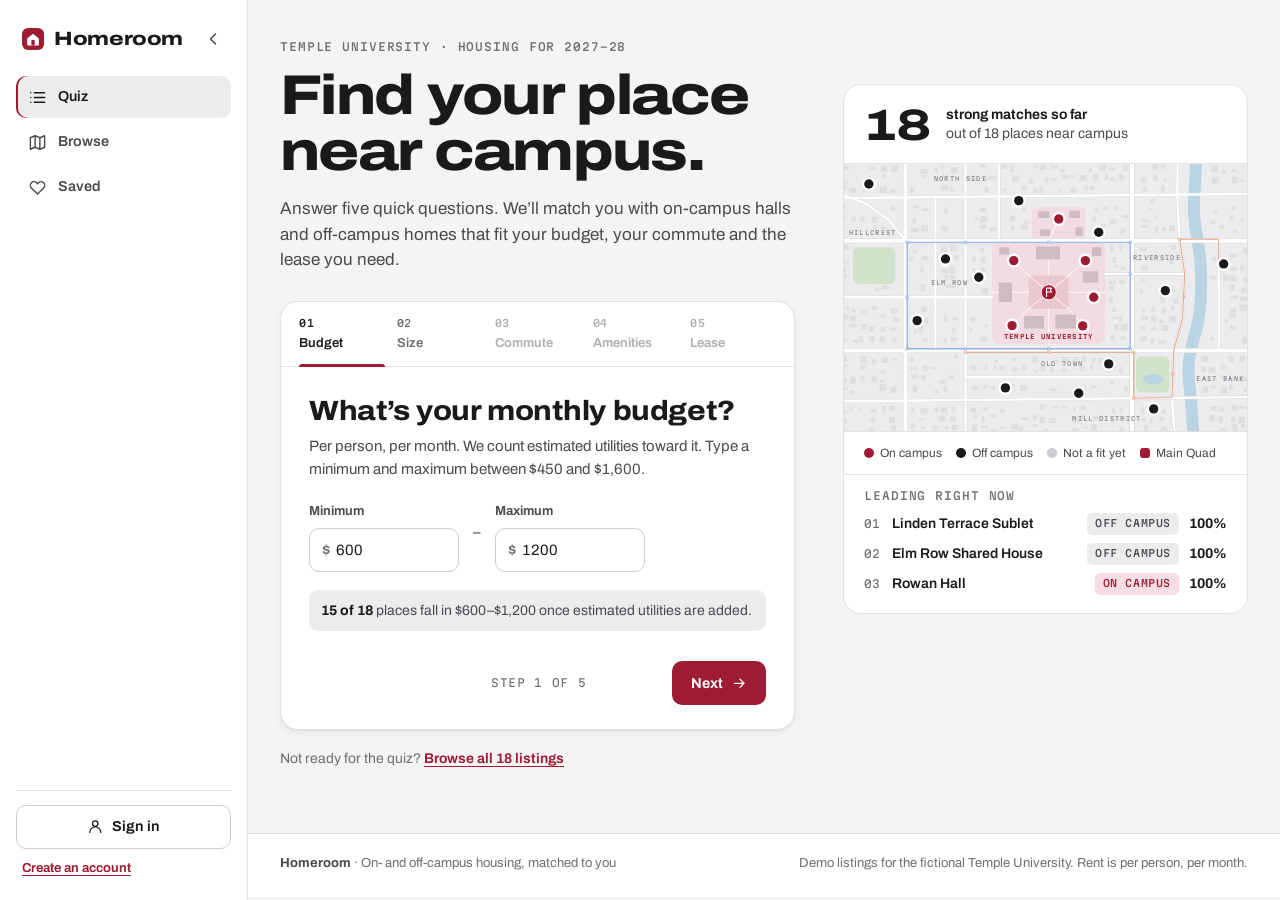
<file: index.html>
<!doctype html>
<html lang="en">
<head>
<meta charset="utf-8">
<meta name="viewport" content="width=device-width, initial-scale=1, viewport-fit=cover">
<title>Homeroom Campus Housing</title>
<meta name="claude:viewport-fit-sides" content="cover">
<meta name="description" content="Take a five-question quiz and get matched with on-campus and off-campus housing near Temple University.">
<link rel="preconnect" href="https://fonts.googleapis.com">
<link rel="preconnect" href="https://fonts.gstatic.com" crossorigin>
<link rel="stylesheet" href="https://fonts.googleapis.com/css2?family=Archivo:wdth,wght@62..125,100..900&family=Martian+Mono:wdth,wght@75..112.5,100..800&display=swap">
<link rel="stylesheet" href="styles.css">
</head>
<body>
<a class="skip" href="#main">Skip to content</a>

<header class="mobilebar">
  <button type="button" class="iconbtn menu-toggle" id="menuToggle" data-action="menu-toggle" data-icon="menu" aria-label="Open menu" aria-controls="sidebar" aria-expanded="false"></button>
  <button type="button" class="brand" data-action="nav" data-view="quiz" aria-label="Homeroom, back to the quiz">
    <svg class="brand-mark" viewBox="0 0 32 32" aria-hidden="true"><rect class="bm-bg" width="32" height="32" rx="9"/><path class="bm-house" d="M7.5 15.2 16 8.4l8.5 6.8V24a1.3 1.3 0 0 1-1.3 1.3H8.8A1.3 1.3 0 0 1 7.5 24z"/><rect class="bm-door" x="13.6" y="17.6" width="4.8" height="7.7" rx="1.2"/></svg>
    <span class="brand-name">Homeroom</span>
  </button>
  <div class="mob-account" id="accountMob"></div>
</header>

<div class="app-shell">
  <aside class="sidebar" id="sidebar" aria-label="Main navigation">
    <div class="sidebar-inner">
      <div class="side-top">
        <button type="button" class="brand brand--side" data-action="nav" data-view="quiz" aria-label="Homeroom, back to the quiz">
          <svg class="brand-mark" viewBox="0 0 32 32" aria-hidden="true"><rect class="bm-bg" width="32" height="32" rx="9"/><path class="bm-house" d="M7.5 15.2 16 8.4l8.5 6.8V24a1.3 1.3 0 0 1-1.3 1.3H8.8A1.3 1.3 0 0 1 7.5 24z"/><rect class="bm-door" x="13.6" y="17.6" width="4.8" height="7.7" rx="1.2"/></svg>
          <span class="brand-name">Homeroom</span>
        </button>
        <button type="button" class="iconbtn side-collapse" data-action="nav-collapse" data-icon="chevLeft" aria-label="Collapse menu" aria-expanded="true"></button>
      </div>
      <nav class="nav" aria-label="Main">
        <button type="button" class="nav-btn" data-action="nav" data-view="quiz" data-nav-item data-icon="list" aria-label="Match quiz"><span class="nav-label">Quiz</span></button>
        <button type="button" class="nav-btn" data-action="nav" data-view="results" data-nav-item data-icon="star" aria-label="My matches" id="navResults" hidden><span class="nav-label">Matches</span></button>
        <button type="button" class="nav-btn" data-action="nav" data-view="browse" data-nav-item data-icon="map" aria-label="Browse listings"><span class="nav-label">Browse</span></button>
        <button type="button" class="nav-btn" data-action="nav" data-view="saved" data-nav-item data-icon="heart" aria-label="Saved listings" id="navSaved"><span class="nav-label">Saved</span><span class="nav-count" id="navSavedCount" hidden>0</span></button>
        <button type="button" class="nav-btn" data-action="tours" data-icon="calendar" aria-label="My tours and messages" id="navTours" hidden><span class="nav-label">My tours</span><span class="nav-count" id="navToursCount">0</span></button>
      </nav>
      <div class="side-foot" id="accountSide"></div>
    </div>
  </aside>
  <div class="sidebar-scrim" id="sidebarScrim" data-action="menu-close" aria-hidden="true"></div>

  <div class="app-content">
<main id="main">
  <section id="view-quiz" class="view" aria-labelledby="quizHeading">
    <div class="wrap quiz-layout">
      <div class="quiz-main">
        <p class="eyebrow">Temple University · Housing for 2027–28</p>
        <h1 class="display" id="quizHeading">Find your place near campus.</h1>
        <p class="lede">Answer five quick questions. We’ll match you with on-campus halls and off-campus homes that fit your budget, your commute and the lease you need.</p>
        <form id="quizForm" class="quiz-card" novalidate>
          <ol class="steps" id="quizSteps"></ol>
          <div class="q-body" id="quizBody"></div>
          <div class="q-foot">
            <button type="button" class="btn btn--ghost q-back" id="quizBack" data-icon="arrowLeft">Back</button>
            <span class="q-count" id="quizCount" aria-live="polite">Step 1 of 5</span>
            <button type="submit" class="btn btn--primary" id="quizNext">Next</button>
          </div>
          <p class="q-live-mobile" id="quizLive" aria-live="polite"></p>
        </form>
        <p class="quiz-skip">Not ready for the quiz? <button type="button" class="linkbtn" data-action="nav" data-view="browse">Browse all 18 listings</button></p>
      </div>

      <aside class="quiz-aside" aria-label="Live preview of places that fit your answers">
        <div class="live-card">
          <div class="live-head">
            <span class="live-num" id="liveNum">0</span>
            <span class="live-sub" id="liveSub"></span>
          </div>
          <div class="live-map" id="liveMap"></div>
          <div class="live-legend">
            <span><i class="lg lg--on"></i>On campus</span>
            <span><i class="lg lg--off"></i>Off campus</span>
            <span><i class="lg lg--out"></i>Not a fit yet</span>
            <span><i class="lg lg--quad"></i>Main Quad</span>
          </div>
          <div class="live-top">
            <p class="eyebrow">Leading right now</p>
            <ol id="liveTop"></ol>
          </div>
        </div>
      </aside>
    </div>
  </section>

  <section id="view-results" class="view" aria-labelledby="resultsHeading" hidden>
    <div class="wrap results-layout">
      <div class="results-main">
        <div class="results-head">
          <div class="results-titles">
            <p class="eyebrow" id="resultsEyebrow">Your matches</p>
            <h2 class="h-xl" id="resultsHeading">Your top 4 places</h2>
            <div class="prefs" id="prefsSummary"></div>
          </div>
          <div class="results-tools">
            <div class="seg" role="group" aria-label="Show places" id="resultsCampus">
              <button type="button" data-action="results-campus" data-val="all" aria-pressed="true">All</button>
              <button type="button" data-action="results-campus" data-val="on" aria-pressed="false">On campus</button>
              <button type="button" data-action="results-campus" data-val="off" aria-pressed="false">Off campus</button>
            </div>
            <button type="button" class="btn btn--secondary btn--sm" data-action="retake" data-icon="edit">Edit answers</button>
          </div>
        </div>
        <div class="notice" id="sampleNotice" hidden>
          <span>These matches use sample answers. Take the quiz to get your own.</span>
          <button type="button" class="btn btn--primary btn--sm" data-action="retake">Take the quiz</button>
        </div>
        <ol class="rec-list" id="recList"></ol>
        <div class="more">
          <div class="more-map" id="moreMap"></div>
          <div class="more-text">
            <h3>See every place on the map</h3>
            <p>Photos, prices and commute times for all <span id="moreCount">18</span> listings, on campus and off.</p>
          </div>
          <button type="button" class="btn btn--primary" data-action="nav" data-view="browse">Browse listings</button>
        </div>
      </div>
      <div class="results-side" id="chatDock"></div>
    </div>
  </section>

  <section id="view-browse" class="view" aria-labelledby="browseHeading" hidden>
    <div class="wrap browse-bar">
      <div>
        <p class="eyebrow">All listings</p>
        <h2 class="h-xl" id="browseHeading">Places near Temple</h2>
        <p class="browse-count" id="browseCount"></p>
      </div>
      <div class="filters">
        <div class="seg" role="group" aria-label="Campus" id="browseCampus">
          <button type="button" data-action="browse-campus" data-val="all" aria-pressed="true">All</button>
          <button type="button" data-action="browse-campus" data-val="on" aria-pressed="false">On campus</button>
          <button type="button" data-action="browse-campus" data-val="off" aria-pressed="false">Off campus</button>
        </div>
        <label><span class="sr-only">Maximum rent</span>
          <select class="select" id="fPrice">
            <option value="any">Any rent</option>
            <option value="700">Up to $700</option>
            <option value="900">Up to $900</option>
            <option value="1100">Up to $1,100</option>
            <option value="1300">Up to $1,300</option>
          </select>
        </label>
        <label><span class="sr-only">Bedrooms</span>
          <select class="select" id="fBeds">
            <option value="any">Any bedrooms</option>
            <option value="studio">Studio</option>
            <option value="1">1 bedroom</option>
            <option value="2">2 bedrooms</option>
            <option value="3">3 bedrooms</option>
            <option value="4">4+ bedrooms</option>
          </select>
        </label>
        <label><span class="sr-only">Sort by</span>
          <select class="select" id="fSort">
            <option value="match">Best match</option>
            <option value="price">Lowest rent</option>
            <option value="distance">Closest to the Quad</option>
          </select>
        </label>
        <div class="seg seg--mode" role="group" aria-label="View as" id="browseMode">
          <button type="button" data-action="browse-mode" data-val="list" aria-pressed="true">List</button>
          <button type="button" data-action="browse-mode" data-val="map" aria-pressed="false">Map</button>
        </div>
      </div>
    </div>
    <div class="browse-layout" id="browseLayout">
      <div class="browse-list" id="browseList"></div>
      <div class="browse-map"><div class="map" id="browseMap" tabindex="0" aria-label="Map of listings. Drag to move, use the buttons to zoom."></div></div>
    </div>
  </section>

  <section id="view-saved" class="view" aria-labelledby="savedHeading" hidden>
    <div class="wrap browse-bar">
      <div>
        <p class="eyebrow">Your list</p>
        <h2 class="h-xl" id="savedHeading">Saved listings</h2>
        <p class="browse-count" id="savedCount"></p>
      </div>
    </div>
    <div class="wrap">
      <div class="browse-list" id="savedList"></div>
    </div>
  </section>
</main>

<footer class="footer">
  <div class="wrap footer-inner">
    <span><b>Homeroom</b> · On- and off-campus housing, matched to you</span>
    <span>Demo listings for the fictional Temple University. Rent is per person, per month.</span>
  </div>
</footer>
  </div>
</div>

<aside id="chat" class="chat" aria-label="Housing assistant" data-mode="checking">
  <div class="chat-head">
    <span class="chat-avatar" data-icon="sparkle"></span>
    <div class="chat-titles">
      <h2 class="chat-title">Housing assistant</h2>
      <p class="chat-status"><i class="status-dot"></i><span id="chatStatus">Connecting…</span></p>
    </div>
    <button type="button" class="iconbtn chat-close" data-action="chat-close" data-icon="x" aria-label="Close the assistant"></button>
  </div>
  <div class="chat-log" id="chatLog" aria-live="polite"></div>
  <div class="chat-suggest" id="chatSuggest"></div>
  <form class="chat-form" id="chatForm">
    <label for="chatInput" class="sr-only">Ask about any listing</label>
    <textarea id="chatInput" rows="1" placeholder="Ask about any listing…" autocomplete="off"></textarea>
    <button type="submit" class="chat-send" id="chatSend" aria-label="Send"></button>
  </form>
  <p class="chat-foot" id="chatFoot">Answers can be wrong. Confirm details with the landlord.</p>
</aside>
<button type="button" class="chat-fab" id="chatFab" data-action="chat-open" data-icon="sparkle" hidden><span>Ask the assistant</span></button>

<dialog id="dlgListing" class="dlg dlg--wide" aria-labelledby="dlgListingTitle">
  <div class="dlg-shell">
    <button type="button" class="iconbtn dlg-x" data-action="close" data-icon="x" aria-label="Close listing"></button>
    <div class="dlg-body" id="dlgListingBody"></div>
    <div class="dlg-foot" id="dlgListingFoot"></div>
  </div>
</dialog>
<dialog id="dlgContact" class="dlg" aria-labelledby="dlgContactTitle"></dialog>
<dialog id="dlgTour" class="dlg" aria-labelledby="dlgTourTitle"></dialog>
<dialog id="dlgTours" class="dlg" aria-labelledby="dlgToursTitle"></dialog>
<dialog id="dlgAuth" class="dlg" aria-labelledby="dlgAuthTitle"></dialog>

<script src="data.js"></script>
<script src="match.js"></script>
<script src="art.js"></script>
<script src="app.js"></script>
</body>
</html>
</file>
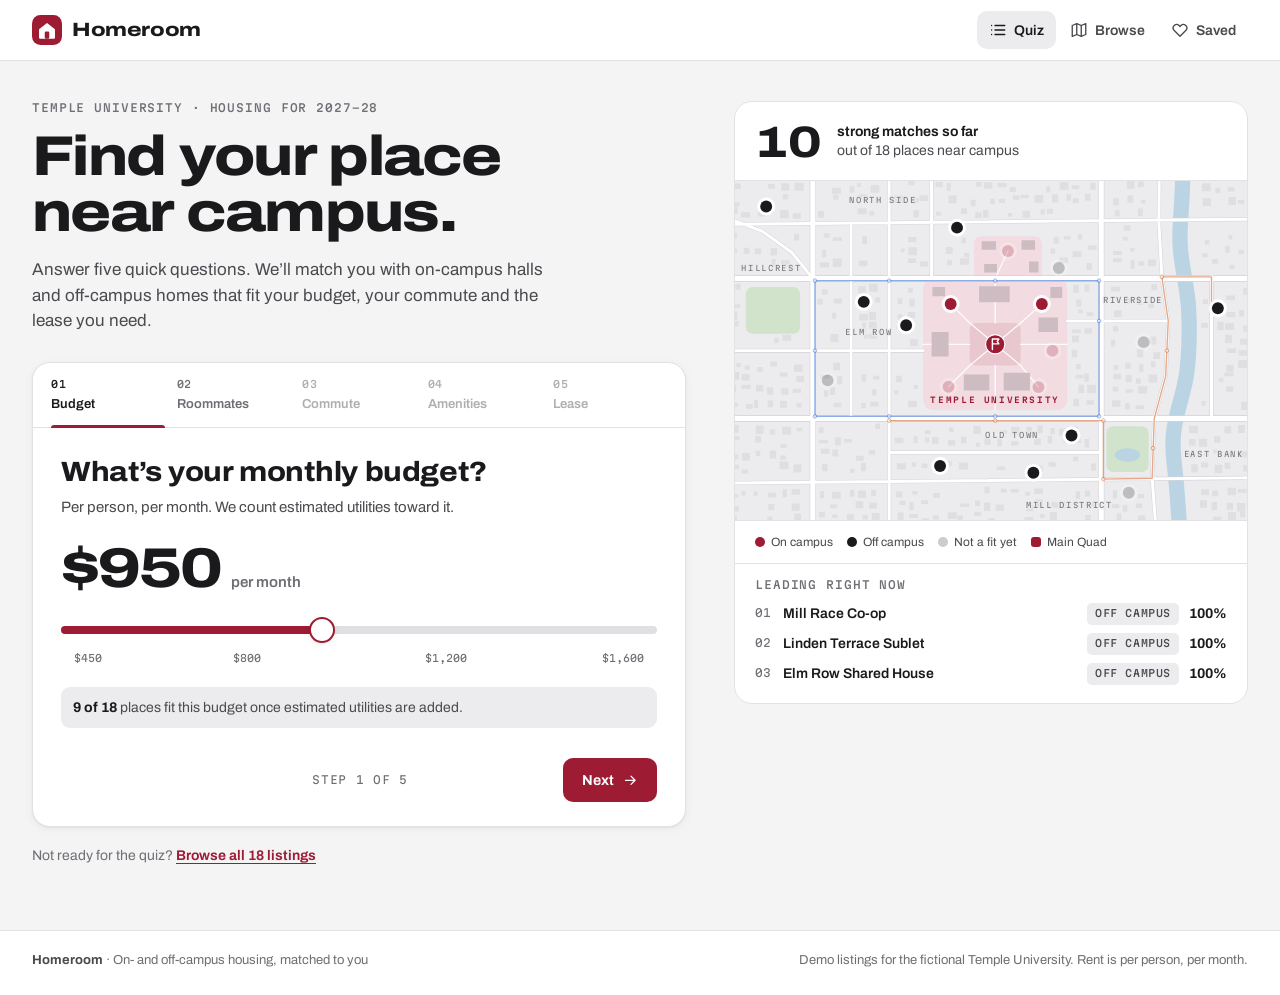
<file: indexx.html>
<!doctype html>
<html lang="en">
<head>
<meta charset="utf-8">
<meta name="viewport" content="width=device-width, initial-scale=1, viewport-fit=cover">
<title>Homeroom Campus Housing</title>
<meta name="claude:viewport-fit-sides" content="cover">
<meta name="description" content="Take a five-question quiz and get matched with on-campus and off-campus housing near Temple University.">
<link rel="preconnect" href="https://fonts.googleapis.com">
<link rel="preconnect" href="https://fonts.gstatic.com" crossorigin>
<link rel="stylesheet" href="https://fonts.googleapis.com/css2?family=Archivo:wdth,wght@62..125,100..900&family=Martian+Mono:wdth,wght@75..112.5,100..800&display=swap">
<style>
/* Homeroom: campus-wayfinding visual system */
:root {
  /* Layout: a two-pane wayfinding app. Content sits on the left; the live campus map or the assistant docks on the right. Sign-style tags carry commute and lease facts. */
  --bg: #F4F4F5;
  --surface: #FFFFFF;
  --surface-2: #ECECEE;
  --surface-3: #E0E0E3;
  --ink: #1A1A1D;
  --ink-2: #4A4A4F;
  --ink-3: #6E6E74;
  --line: #E2E2E5;
  --line-2: #CBCBD0;
  --quad: #9E1B34;
  --quad-hover: #851629;
  --quad-ink: #FFFFFF;
  --quad-soft: #F5DEE3;
  --quad-text: #9E1B34;
  --signal: #9E1B34;
  --signal-ink: #FFFFFF;
  --good: #1F7A4C;
  --warn: #8F5600;
  --bad: #B3261E;
  --route2: #2E6AD6;
  --route7: #D45E25;
  --map-land: #ECECEE;
  --map-block: #DFDFE2;
  --map-campus: #F2DBE1;
  --map-quad: #E8C7CF;
  --map-park: #D2E3CB;
  --map-water: #BAD4E3;
  --map-road: #FFFFFF;
  --map-road-edge: #D4D4D8;
  --map-bldg: #CDBCC1;
  --map-label: #5C5C62;
  --shadow-1: 0 1px 2px rgb(21 33 27 / .06), 0 2px 10px rgb(21 33 27 / .05);
  --shadow-2: 0 4px 10px rgb(21 33 27 / .07), 0 18px 44px rgb(21 33 27 / .15);
  --backdrop: rgb(12 20 16 / .48);

  --font-display: "Archivo", "Helvetica Neue", Arial, sans-serif;
  --font-body: "Archivo", "Helvetica Neue", Arial, sans-serif;
  --font-mono: "Martian Mono", ui-monospace, "SF Mono", Menlo, Consolas, monospace;
  --wide: 118%;
  --r-lg: 18px;
  --r-md: 12px;
  --r-sm: 9px;
  --r-xs: 5px;
  --header-h: 60px;
}

@media (prefers-color-scheme: dark) {
  :root:not([data-theme="light"]) {
    --bg: #121113;
    --surface: #1A1A1D;
    --surface-2: #232327;
    --surface-3: #2E2E33;
    --ink: #ECECEE;
    --ink-2: #B2B2B8;
    --ink-3: #8C8C93;
    --line: #2B2B30;
    --line-2: #3C3C42;
    --quad: #E2586F;
    --quad-hover: #EC6B80;
    --quad-ink: #2A0409;
    --quad-soft: #3A1620;
    --quad-text: #F08497;
    --signal: #E2586F;
    --signal-ink: #2A0409;
    --good: #5DCB91;
    --warn: #F0B358;
    --bad: #FF8F86;
    --route2: #6F9EF2;
    --route7: #F28D59;
    --map-land: #1A1A1D;
    --map-block: #232327;
    --map-campus: #331820;
    --map-quad: #442029;
    --map-park: #1C3222;
    --map-water: #163042;
    --map-road: #2E2E33;
    --map-road-edge: #3A3A40;
    --map-bldg: #4A2831;
    --map-label: #A0A0A6;
    --shadow-1: 0 1px 2px rgb(0 0 0 / .4), 0 2px 10px rgb(0 0 0 / .25);
    --shadow-2: 0 4px 10px rgb(0 0 0 / .35), 0 18px 44px rgb(0 0 0 / .5);
    --backdrop: rgb(0 0 0 / .62);
    color-scheme: dark;
  }
}
:root[data-theme="dark"] {
  --bg: #121113;
  --surface: #1A1A1D;
  --surface-2: #232327;
  --surface-3: #2E2E33;
  --ink: #ECECEE;
  --ink-2: #B2B2B8;
  --ink-3: #8C8C93;
  --line: #2B2B30;
  --line-2: #3C3C42;
  --quad: #E2586F;
  --quad-hover: #EC6B80;
  --quad-ink: #2A0409;
  --quad-soft: #3A1620;
  --quad-text: #F08497;
  --signal: #E2586F;
  --signal-ink: #2A0409;
  --good: #5DCB91;
  --warn: #F0B358;
  --bad: #FF8F86;
  --route2: #6F9EF2;
  --route7: #F28D59;
  --map-land: #1A1A1D;
  --map-block: #232327;
  --map-campus: #331820;
  --map-quad: #442029;
  --map-park: #1C3222;
  --map-water: #163042;
  --map-road: #2E2E33;
  --map-road-edge: #3A3A40;
  --map-bldg: #4A2831;
  --map-label: #A0A0A6;
  --shadow-1: 0 1px 2px rgb(0 0 0 / .4), 0 2px 10px rgb(0 0 0 / .25);
  --shadow-2: 0 4px 10px rgb(0 0 0 / .35), 0 18px 44px rgb(0 0 0 / .5);
  --backdrop: rgb(0 0 0 / .62);
  color-scheme: dark;
}

/* ---------- base ---------- */
*, *::before, *::after { box-sizing: border-box; }
[hidden] { display: none !important; }
html { -webkit-text-size-adjust: 100%; text-size-adjust: 100%; }
body {
  margin: 0;
  background: var(--bg);
  color: var(--ink);
  font-family: var(--font-body);
  font-size: 0.9375rem;
  line-height: 1.5;
  -webkit-font-smoothing: antialiased;
}
body::before {
  content: "";
  position: fixed;
  inset: 0 0 auto;
  height: env(safe-area-inset-top, 0px);
  z-index: 60;
  background: var(--surface);
}
img { max-width: 100%; }
button, input, select, textarea { font: inherit; color: inherit; }
button { cursor: pointer; }
button:disabled { cursor: not-allowed; }
:focus-visible { outline: 2px solid var(--quad); outline-offset: 2px; }
h1, h2, h3, h4 { text-wrap: balance; margin: 0; }
p { margin: 0; }
.sr-only { position: absolute; width: 1px; height: 1px; padding: 0; margin: -1px; overflow: hidden; clip: rect(0 0 0 0); white-space: nowrap; border: 0; }
.sr-defs { position: absolute; width: 0; height: 0; overflow: hidden; pointer-events: none; }
.ic { width: 1.15em; height: 1.15em; flex: none; fill: none; stroke: currentColor; stroke-width: 1.8; stroke-linecap: round; stroke-linejoin: round; }
.wrap {
  width: 100%;
  max-width: 1360px;
  margin-inline: auto;
  padding-left: max(16px, env(safe-area-inset-left, 0px));
  padding-right: max(16px, env(safe-area-inset-right, 0px));
}
@media (min-width: 760px) {
  .wrap {
    padding-left: max(32px, env(safe-area-inset-left, 0px));
    padding-right: max(32px, env(safe-area-inset-right, 0px));
  }
}
.skip { position: absolute; left: 12px; top: -60px; z-index: 100; padding: 8px 12px; border-radius: var(--r-sm); background: var(--ink); color: var(--bg); font-weight: 600; text-decoration: none; }
.skip:focus { top: 12px; }

.eyebrow {
  font-family: var(--font-mono);
  font-size: 0.6875rem;
  font-weight: 500;
  line-height: 1.3;
  letter-spacing: .08em;
  text-transform: uppercase;
  color: var(--ink-3);
}
.h-xl {
  font-family: var(--font-display);
  font-stretch: 112%;
  font-weight: 780;
  font-size: clamp(1.6rem, 1.2rem + 1.3vw, 2.25rem);
  line-height: 1.08;
  letter-spacing: -0.02em;
}

/* ---------- buttons & small parts ---------- */
.btn {
  display: inline-flex;
  align-items: center;
  justify-content: center;
  gap: 8px;
  height: 44px;
  padding: 0 18px;
  border-radius: 10px;
  border: 1px solid transparent;
  font-weight: 650;
  font-size: 0.9rem;
  line-height: 1;
  white-space: nowrap;
  text-decoration: none;
  transition: background-color .15s, border-color .15s, color .15s, transform .1s;
}
.btn:active:not(:disabled) { transform: translateY(1px); }
.btn:disabled { opacity: .45; }
.btn--primary { background: var(--quad); color: var(--quad-ink); }
.btn--primary:hover:not(:disabled) { background: var(--quad-hover); }
.btn--secondary { background: var(--surface); color: var(--ink); border-color: var(--line-2); }
.btn--secondary:hover:not(:disabled) { border-color: var(--ink-3); }
.btn--ghost { background: transparent; color: var(--ink-2); }
.btn--ghost:hover:not(:disabled) { background: var(--surface-2); color: var(--ink); }
.btn--sm { height: 36px; padding: 0 12px; font-size: 0.8125rem; border-radius: 9px; gap: 6px; }
.btn--block { width: 100%; }
.iconbtn {
  display: inline-grid;
  place-items: center;
  width: 36px;
  height: 36px;
  flex: none;
  border: 0;
  border-radius: 10px;
  background: transparent;
  color: var(--ink-2);
}
.iconbtn:hover { background: var(--surface-2); color: var(--ink); }
.iconbtn .ic { width: 20px; height: 20px; }
.linkbtn { border: 0; background: none; padding: 0; color: var(--quad-text); font-weight: 650; text-decoration: underline; text-underline-offset: 3px; text-decoration-thickness: 1px; }
.linkbtn:hover { text-decoration-thickness: 2px; }

.tag {
  display: inline-flex;
  align-items: center;
  height: 22px;
  padding: 0 8px;
  border-radius: var(--r-xs);
  font-family: var(--font-mono);
  font-size: 0.625rem;
  font-weight: 500;
  letter-spacing: .06em;
  text-transform: uppercase;
  white-space: nowrap;
}
.tag--on { background: var(--quad-soft); color: var(--quad-text); }
.tag--off { background: var(--surface-2); color: var(--ink-2); }
.kind { font-size: 0.8125rem; color: var(--ink-3); }

.sign {
  display: inline-flex;
  align-items: center;
  gap: 7px;
  height: 26px;
  padding: 0 10px 0 8px;
  border-radius: 6px;
  background: var(--quad);
  color: var(--quad-ink);
  font-family: var(--font-mono);
  font-size: 0.6875rem;
  font-weight: 500;
  letter-spacing: .03em;
  text-transform: uppercase;
  white-space: nowrap;
  align-self: flex-start;
}
.sign .ic { width: 14px; height: 14px; stroke-width: 2; }

.price {
  font-family: var(--font-display);
  font-stretch: 112%;
  font-weight: 800;
  font-size: 1.4rem;
  line-height: 1;
  letter-spacing: -0.02em;
  font-variant-numeric: tabular-nums;
  white-space: nowrap;
}
.price small {
  margin-left: 2px;
  font-family: var(--font-body);
  font-stretch: 100%;
  font-size: 0.8125rem;
  font-weight: 500;
  letter-spacing: 0;
  color: var(--ink-3);
}

.seg {
  display: inline-flex;
  padding: 3px;
  gap: 2px;
  border-radius: 11px;
  background: var(--surface-2);
}
.seg button {
  height: 32px;
  padding: 0 12px;
  border: 0;
  border-radius: 8px;
  background: transparent;
  color: var(--ink-2);
  font-weight: 600;
  font-size: 0.8125rem;
  white-space: nowrap;
}
.seg button:hover { color: var(--ink); }
.seg button[aria-pressed="true"] { background: var(--surface); color: var(--ink); box-shadow: var(--shadow-1); }

.select {
  height: 38px;
  padding: 0 34px 0 12px;
  border: 1px solid var(--line-2);
  border-radius: 10px;
  background-color: var(--surface);
  color: var(--ink);
  font-size: 0.8125rem;
  font-weight: 600;
  appearance: none;
  -webkit-appearance: none;
  background-image: linear-gradient(45deg, transparent 50%, var(--ink-3) 50%), linear-gradient(135deg, var(--ink-3) 50%, transparent 50%);
  background-position: calc(100% - 17px) 16px, calc(100% - 12px) 16px;
  background-size: 5px 5px, 5px 5px;
  background-repeat: no-repeat;
}

.spinner {
  width: 16px;
  height: 16px;
  border-radius: 50%;
  border: 2px solid currentColor;
  border-right-color: transparent;
  animation: spin .7s linear infinite;
}
@keyframes spin { to { transform: rotate(360deg); } }

/* ---------- header ---------- */
.topbar {
  position: sticky;
  top: env(safe-area-inset-top, 0px);
  z-index: 50;
  background: var(--surface);
  border-bottom: 1px solid var(--line);
}
.topbar-inner { height: var(--header-h); display: flex; align-items: center; gap: 12px; }
.brand {
  display: inline-flex;
  align-items: center;
  gap: 10px;
  margin-right: auto;
  padding: 4px;
  margin-left: -4px;
  border: 0;
  border-radius: 10px;
  background: none;
  color: var(--ink);
}
.brand-mark { width: 30px; height: 30px; display: block; }
.bm-bg { fill: var(--quad); }
.bm-house { fill: var(--quad-ink); }
.bm-door { fill: var(--signal); }
.brand-name {
  font-family: var(--font-display);
  font-stretch: 122%;
  font-weight: 800;
  font-size: 1.2rem;
  letter-spacing: -0.02em;
}
.nav { display: flex; align-items: center; gap: 2px; }
.nav-btn {
  display: inline-flex;
  align-items: center;
  gap: 7px;
  height: 38px;
  padding: 0 12px;
  border: 0;
  border-radius: 10px;
  background: transparent;
  color: var(--ink-2);
  font-weight: 600;
  font-size: 0.875rem;
}
.nav-btn .ic { width: 18px; height: 18px; }
.nav-btn:hover { background: var(--surface-2); color: var(--ink); }
.nav-btn[aria-current="page"] { background: var(--surface-2); color: var(--ink); }
.nav-count {
  min-width: 20px;
  height: 20px;
  padding: 0 6px;
  border-radius: 999px;
  background: var(--signal);
  color: var(--signal-ink);
  font-family: var(--font-mono);
  font-size: 0.6875rem;
  font-weight: 600;
  line-height: 20px;
  text-align: center;
}
@media (max-width: 620px) {
  .nav-label { display: none; }
  .nav-btn { padding: 0 10px; }
  .brand-name { font-size: 1.05rem; }
}

/* ---------- quiz ---------- */
.quiz-layout {
  display: grid;
  grid-template-columns: minmax(0, 1.12fr) minmax(0, .88fr);
  gap: 48px;
  align-items: start;
  padding-block: 40px 64px;
}
.quiz-main { min-width: 0; }
.display {
  margin-top: 14px;
  font-family: var(--font-display);
  font-stretch: var(--wide);
  font-weight: 800;
  font-size: clamp(2.1rem, 1.3rem + 2.8vw, 3.5rem);
  line-height: 1;
  letter-spacing: -0.03em;
}
.lede { max-width: 54ch; margin: 16px 0 28px; font-size: 1.0625rem; color: var(--ink-2); }
.quiz-card {
  background: var(--surface);
  border: 1px solid var(--line);
  border-radius: var(--r-lg);
  box-shadow: var(--shadow-1);
}
.steps {
  list-style: none;
  margin: 0;
  padding: 0 12px;
  display: grid;
  grid-template-columns: repeat(5, minmax(0, 1fr));
  border-bottom: 1px solid var(--line);
}
.step-btn {
  position: relative;
  width: 100%;
  padding: 14px 6px 13px;
  border: 0;
  background: none;
  text-align: left;
  color: var(--ink-3);
  font-weight: 600;
  font-size: 0.8125rem;
}
.step-btn .n {
  display: flex;
  align-items: center;
  gap: 5px;
  margin-bottom: 3px;
  font-family: var(--font-mono);
  font-size: 0.625rem;
  font-weight: 500;
  letter-spacing: .06em;
}
.step-btn .n .ic { width: 12px; height: 12px; stroke-width: 2.4; color: var(--good); }
.step-btn::after {
  content: "";
  position: absolute;
  left: 6px;
  right: 6px;
  bottom: -1px;
  height: 3px;
  border-radius: 3px 3px 0 0;
  background: transparent;
}
.step-btn.is-done { color: var(--ink-2); }
.step-btn[aria-current="step"] { color: var(--ink); }
.step-btn[aria-current="step"]::after { background: var(--quad); }
.step-btn:disabled { opacity: .55; }
.step-btn:not(:disabled):hover { color: var(--ink); }
@media (max-width: 480px) {
  .step-btn { font-size: 0.6875rem; padding-inline: 3px; }
  .steps { padding: 0 6px; }
}

.q-body { padding: 28px 28px 8px; }
.q-step { margin: 0; padding: 0; border: 0; min-width: 0; }
.q-title {
  padding: 0;
  font-family: var(--font-display);
  font-stretch: 110%;
  font-weight: 760;
  font-size: clamp(1.35rem, 1.1rem + .8vw, 1.75rem);
  line-height: 1.15;
  letter-spacing: -0.015em;
}
.q-title:focus { outline: none; }
.q-help { margin: 8px 0 22px; color: var(--ink-2); }
.options { display: grid; grid-template-columns: repeat(2, minmax(0, 1fr)); gap: 12px; }
@media (max-width: 560px) { .options { grid-template-columns: minmax(0, 1fr); } }
.opt {
  position: relative;
  display: flex;
  align-items: center;
  gap: 14px;
  min-width: 0;
  padding: 14px 16px 14px 14px;
  border: 1px solid var(--line-2);
  border-radius: var(--r-md);
  background: var(--surface);
  cursor: pointer;
  transition: border-color .15s, background-color .15s, box-shadow .15s;
}
.opt input { position: absolute; opacity: 0; pointer-events: none; }
.opt:hover { border-color: var(--ink-3); }
.opt-icon {
  display: grid;
  place-items: center;
  width: 44px;
  height: 44px;
  flex: none;
  border-radius: 11px;
  background: var(--surface-2);
  color: var(--ink-2);
  transition: background-color .15s, color .15s;
}
.opt-icon .ic { width: 22px; height: 22px; }
.opt-text { min-width: 0; flex: 1; }
.opt-text b { display: block; font-weight: 650; font-size: 0.9375rem; }
.opt-text small { display: block; margin-top: 2px; color: var(--ink-3); font-size: 0.8125rem; line-height: 1.35; }
.opt-check {
  display: grid;
  place-items: center;
  width: 22px;
  height: 22px;
  flex: none;
  border: 1.5px solid var(--line-2);
  border-radius: 50%;
  color: transparent;
  transition: background-color .15s, border-color .15s;
}
.opt-check .ic { width: 13px; height: 13px; stroke-width: 3; }
.opt.is-checked { border-color: var(--quad); box-shadow: inset 0 0 0 1px var(--quad); }
.opt.is-checked .opt-icon { background: var(--quad); color: var(--quad-ink); }
.opt.is-checked .opt-check { background: var(--quad); border-color: var(--quad); color: var(--quad-ink); }
.opt:focus-within { outline: 2px solid var(--quad); outline-offset: 2px; }
.opt:has(input:focus:not(:focus-visible)) { outline: none; }

.amen-pick { display: flex; flex-wrap: wrap; gap: 10px; }
.chip-opt {
  position: relative;
  display: inline-flex;
  align-items: center;
  gap: 8px;
  height: 42px;
  padding: 0 15px 0 12px;
  border: 1px solid var(--line-2);
  border-radius: 999px;
  background: var(--surface);
  font-weight: 600;
  font-size: 0.875rem;
  cursor: pointer;
  user-select: none;
  transition: background-color .15s, border-color .15s, color .15s;
}
.chip-opt input { position: absolute; opacity: 0; pointer-events: none; }
.chip-opt .ic { width: 18px; height: 18px; color: var(--ink-3); }
.chip-opt:hover { border-color: var(--ink-3); }
.chip-opt.is-checked { background: var(--quad); border-color: var(--quad); color: var(--quad-ink); }
.chip-opt.is-checked .ic { color: currentColor; }
.chip-opt:focus-within { outline: 2px solid var(--quad); outline-offset: 2px; }
.chip-opt:has(input:focus:not(:focus-visible)) { outline: none; }

.budget-read { display: flex; align-items: baseline; gap: 10px; }
.budget-out {
  font-family: var(--font-display);
  font-stretch: 122%;
  font-weight: 800;
  font-size: clamp(2.6rem, 2rem + 2vw, 3.5rem);
  line-height: 1;
  letter-spacing: -0.035em;
  font-variant-numeric: tabular-nums;
}
.budget-unit { color: var(--ink-3); font-weight: 600; }
.range {
  --fill: 50%;
  width: 100%;
  height: 30px;
  margin: 18px 0 4px;
  background: transparent;
  appearance: none;
  -webkit-appearance: none;
  cursor: pointer;
}
.range::-webkit-slider-runnable-track {
  height: 8px;
  border-radius: 8px;
  background: linear-gradient(to right, var(--quad) 0 var(--fill), var(--surface-3) var(--fill) 100%);
}
.range::-webkit-slider-thumb {
  width: 26px;
  height: 26px;
  margin-top: -9px;
  border-radius: 50%;
  border: 2px solid var(--quad);
  background: var(--surface);
  box-shadow: var(--shadow-1);
  -webkit-appearance: none;
  appearance: none;
}
.range::-moz-range-track { height: 8px; border-radius: 8px; background: var(--surface-3); }
.range::-moz-range-progress { height: 8px; border-radius: 8px; background: var(--quad); }
.range::-moz-range-thumb { width: 22px; height: 22px; border-radius: 50%; border: 2px solid var(--quad); background: var(--surface); }
.range:focus-visible { outline: none; }
.range:focus-visible::-webkit-slider-thumb { outline: 2px solid var(--quad); outline-offset: 3px; }
.budget-scale { position: relative; height: 18px; font-family: var(--font-mono); font-size: 0.625rem; color: var(--ink-3); }
.budget-scale span { position: absolute; top: 0; transform: translateX(-50%); white-space: nowrap; }
.budget-scale span:first-child { transform: none; }
.budget-scale span:last-child { transform: translateX(-100%); }
.budget-fit { margin-top: 18px; padding: 10px 12px; border-radius: var(--r-sm); background: var(--surface-2); color: var(--ink-2); font-size: 0.875rem; }
.budget-fit b { color: var(--ink); font-variant-numeric: tabular-nums; }

.q-foot { display: flex; align-items: center; justify-content: space-between; gap: 12px; padding: 22px 28px 24px; }
.q-count { font-family: var(--font-mono); font-size: 0.6875rem; letter-spacing: .06em; text-transform: uppercase; color: var(--ink-3); }
.q-back[data-first="true"] { visibility: hidden; }
.q-live-mobile { display: none; margin: -6px 28px 22px; font-size: 0.8125rem; color: var(--ink-2); }
.quiz-skip { margin-top: 18px; color: var(--ink-3); font-size: 0.875rem; }
@media (max-width: 560px) {
  .q-body { padding: 22px 18px 4px; }
  .q-foot { padding: 18px; }
  .q-live-mobile { margin: -4px 18px 18px; }
}

.quiz-aside { position: sticky; top: calc(var(--header-h) + env(safe-area-inset-top, 0px) + 24px); min-width: 0; }
.live-card { overflow: hidden; background: var(--surface); border: 1px solid var(--line); border-radius: var(--r-lg); }
.live-head { display: flex; align-items: center; gap: 14px; padding: 18px 20px 16px; }
.live-num {
  min-width: 2ch;
  font-family: var(--font-display);
  font-stretch: 122%;
  font-weight: 800;
  font-size: 2.75rem;
  line-height: 1;
  letter-spacing: -0.03em;
  font-variant-numeric: tabular-nums;
}
.live-sub { color: var(--ink-2); font-size: 0.875rem; line-height: 1.35; }
.live-sub b { display: block; color: var(--ink); font-weight: 650; }
.live-map { aspect-ratio: 3 / 2; max-width: 100%; border-block: 1px solid var(--line); background: var(--map-land); }
.live-map svg { display: block; width: 100%; height: 100%; }
.live-legend { display: flex; flex-wrap: wrap; gap: 6px 14px; padding: 12px 20px; font-size: 0.75rem; color: var(--ink-2); border-bottom: 1px solid var(--line); }
.live-legend span { display: inline-flex; align-items: center; gap: 6px; }
.lg { width: 10px; height: 10px; border-radius: 50%; display: inline-block; }
.lg--on { background: var(--quad); }
.lg--off { background: var(--ink); }
.lg--quad { background: var(--signal); border-radius: 3px; }
.lg--out { background: var(--line-2); }
.live-top { padding: 14px 20px 18px; }
.live-top ol { list-style: none; margin: 10px 0 0; padding: 0; display: grid; gap: 8px; }
.live-top li { display: flex; align-items: center; gap: 10px; font-size: 0.875rem; min-width: 0; }
.lt-rank { width: 18px; font-family: var(--font-mono); font-size: 0.6875rem; color: var(--ink-3); }
.lt-name { flex: 1; min-width: 0; font-weight: 600; overflow: hidden; text-overflow: ellipsis; white-space: nowrap; }
.lt-score { font-weight: 700; font-variant-numeric: tabular-nums; }
.dotg { transition: opacity .35s ease; }
.dotg.is-out { opacity: .22; }
.dot-ring { fill: var(--surface); }
.dot--on { fill: var(--quad); }
.dot--off { fill: var(--ink); }
.qmark circle { fill: var(--signal); stroke: var(--signal-ink); stroke-width: 1.5; }
.qmark path { fill: none; stroke: var(--signal-ink); stroke-width: 1.8; stroke-linejoin: round; stroke-linecap: round; }

@media (max-width: 1000px) {
  .quiz-layout { grid-template-columns: minmax(0, 1fr); padding-block: 28px 48px; }
  .quiz-aside { display: none; }
  .q-live-mobile { display: block; }
}

/* ---------- results ---------- */
.results-layout {
  display: grid;
  grid-template-columns: minmax(0, 1fr) 390px;
  gap: 32px;
  align-items: start;
  padding-block: 32px 64px;
}
.results-main { min-width: 0; display: grid; gap: 20px; }
.results-head { display: flex; flex-wrap: wrap; align-items: flex-end; justify-content: space-between; gap: 16px 24px; }
.results-titles { display: grid; gap: 10px; min-width: 0; }
.prefs { display: flex; flex-wrap: wrap; gap: 6px; }
.pref {
  display: inline-flex;
  align-items: center;
  gap: 6px;
  height: 28px;
  padding: 0 10px;
  border-radius: 999px;
  background: var(--surface);
  border: 1px solid var(--line);
  color: var(--ink-2);
  font-size: 0.8125rem;
  font-weight: 550;
}
.pref .ic { width: 14px; height: 14px; color: var(--ink-3); }
.results-tools { display: flex; flex-wrap: wrap; align-items: center; gap: 10px; }
.notice {
  display: flex;
  flex-wrap: wrap;
  align-items: center;
  justify-content: space-between;
  gap: 10px 16px;
  padding: 12px 16px;
  border-radius: var(--r-md);
  background: var(--quad-soft);
  color: var(--quad-text);
  font-size: 0.875rem;
  font-weight: 550;
}
.rec-list { list-style: none; margin: 0; padding: 0; display: grid; gap: 16px; }
.rec { scroll-margin-top: calc(var(--header-h) + env(safe-area-inset-top, 0px) + 16px); }
.mdot { stroke: var(--surface); stroke-width: 8; }
.price--sm { font-size: 1.05rem; }
.ll-box { display: grid; gap: 14px; }
.lg--pin-off { background: var(--surface); box-shadow: 0 0 0 1.5px var(--line-2); }
.rec {
  overflow: clip;
  background: var(--surface);
  border: 1px solid var(--line);
  border-radius: var(--r-lg);
  transition: border-color .2s, box-shadow .2s;
}
.rec:hover { border-color: var(--line-2); }
.rec.is-open { border-color: var(--line-2); box-shadow: var(--shadow-2); }
.rec-top { display: grid; grid-template-columns: 236px minmax(0, 1fr); gap: 20px; padding: 16px; }
.rec-media {
  position: relative;
  display: block;
  width: 100%;
  max-width: 100%;
  aspect-ratio: 4 / 3;
  align-self: start;
  padding: 0;
  overflow: hidden;
  border: 0;
  border-radius: var(--r-md);
  background: var(--surface-2);
}
.rec-media img, .card-media img { display: block; width: 100%; height: 100%; object-fit: cover; transition: transform .4s ease; }
.rec-media:hover img, .card-media:hover img { transform: scale(1.03); }
.rank {
  position: absolute;
  top: 10px;
  left: 10px;
  display: inline-flex;
  align-items: center;
  height: 24px;
  padding: 0 9px;
  border-radius: var(--r-xs);
  background: var(--surface);
  color: var(--ink);
  font-family: var(--font-mono);
  font-size: 0.625rem;
  font-weight: 600;
  letter-spacing: .06em;
  text-transform: uppercase;
  box-shadow: var(--shadow-1);
}
.rank--first { background: var(--signal); color: var(--signal-ink); }
.rec-body { display: flex; flex-direction: column; gap: 12px; min-width: 0; }
.rec-head { display: flex; align-items: flex-start; justify-content: space-between; gap: 14px; }
.rec-titles { min-width: 0; }
.rec-tags { display: flex; flex-wrap: wrap; align-items: center; gap: 4px 10px; }
.rec-name {
  margin: 8px 0 3px;
  font-family: var(--font-display);
  font-stretch: 108%;
  font-weight: 760;
  font-size: 1.3rem;
  line-height: 1.15;
  letter-spacing: -0.012em;
}
.rec-addr { display: flex; align-items: center; gap: 5px; color: var(--ink-3); font-size: 0.8125rem; }
.rec-addr .ic { width: 14px; height: 14px; }
.rec-facts { display: flex; flex-wrap: wrap; align-items: center; gap: 8px 14px; }
.fact { color: var(--ink-2); font-size: 0.875rem; white-space: nowrap; }
.fact + .fact::before { content: "·"; margin-right: 14px; color: var(--line-2); }
.why { list-style: none; margin: 0; padding: 0; display: grid; gap: 6px; font-size: 0.875rem; }
.why li { display: flex; align-items: flex-start; gap: 8px; }
.why .ic { width: 16px; height: 16px; margin-top: 2px; stroke-width: 2.2; }
.why .ok .ic { color: var(--good); }
.why .meh { color: var(--ink-2); }
.why .meh .ic { color: var(--warn); }
.ring { position: relative; display: grid; justify-items: center; gap: 3px; flex: none; }
.ring svg { width: 56px; height: 56px; transform: rotate(-90deg); }
.ring-track { fill: none; stroke: var(--surface-3); stroke-width: 5; }
.ring-bar { fill: none; stroke: var(--quad); stroke-width: 5; stroke-linecap: round; }
.ring-num {
  position: absolute;
  top: 0;
  left: 0;
  right: 0;
  height: 56px;
  display: flex;
  align-items: center;
  justify-content: center;
  letter-spacing: -0.02em;
  font-family: var(--font-display);
  font-stretch: 110%;
  font-weight: 800;
  font-size: 1.05rem;
  font-variant-numeric: tabular-nums;
}
.ring-num small { font-size: 0.6875rem; font-weight: 700; }
.ring-cap { font-family: var(--font-mono); font-size: 0.5625rem; letter-spacing: .08em; text-transform: uppercase; color: var(--ink-3); }
.rec-actions {
  display: flex;
  flex-wrap: wrap;
  align-items: center;
  justify-content: space-between;
  gap: 10px;
  padding: 12px 16px;
  border-top: 1px solid var(--line);
}
.rec-cta { display: flex; flex-wrap: wrap; gap: 8px; }
.rec-toggle .ic { transition: transform .25s ease; }
.rec.is-open .rec-toggle .ic { transform: rotate(180deg); }
.rec-detail { display: grid; grid-template-rows: 0fr; transition: grid-template-rows .35s ease; }
.rec.is-open .rec-detail { grid-template-rows: 1fr; }
.rec-detail-clip { min-height: 0; overflow: hidden; }
.rec-detail-inner { padding: 0 16px 18px; border-top: 1px solid var(--line); visibility: hidden; transition: visibility 0s linear .35s; }
.rec.is-open .rec-detail-inner { visibility: visible; transition-delay: 0s; }
.no-anim, .no-anim * { transition: none !important; }
@media (max-width: 680px) {
  .rec-top { grid-template-columns: minmax(0, 1fr); }
  .rec-media { aspect-ratio: 16 / 10; }
  .rec-actions .rec-cta { width: 100%; }
  .rec-actions .rec-cta .btn { flex: 1; }
}

.more {
  display: grid;
  grid-template-columns: 200px minmax(0, 1fr) auto;
  align-items: center;
  gap: 20px;
  padding: 16px;
  border: 1px solid var(--line);
  border-radius: var(--r-lg);
  background: var(--surface);
}
.more-map { overflow: hidden; aspect-ratio: 3 / 2; max-width: 100%; border-radius: var(--r-md); background: var(--map-land); }
.more-map svg { display: block; width: 100%; height: 100%; }
.more-text h3 { font-family: var(--font-display); font-stretch: 108%; font-weight: 750; font-size: 1.2rem; letter-spacing: -0.01em; }
.more-text p { margin-top: 4px; color: var(--ink-2); font-size: 0.9rem; }
@media (max-width: 760px) {
  .more { grid-template-columns: minmax(0, 1fr); }
  .more .btn { width: 100%; }
}

.results-side {
  position: sticky;
  top: calc(var(--header-h) + env(safe-area-inset-top, 0px) + 20px);
  height: calc(100vh - var(--header-h) - 40px - env(safe-area-inset-top, 0px));
  height: calc(100dvh - var(--header-h) - 40px - env(safe-area-inset-top, 0px));
  max-height: 860px;
  min-width: 0;
}
@media (max-width: 1099px) {
  .results-layout { grid-template-columns: minmax(0, 1fr); }
  .results-side { display: none; }
}

/* ---------- listing detail ---------- */
.detail { container-type: inline-size; display: grid; gap: 24px; padding-top: 18px; }
.gallery { display: grid; gap: 8px; }
.gallery-main {
  position: relative;
  margin: 0;
  overflow: hidden;
  aspect-ratio: 16 / 9;
  max-width: 100%;
  border-radius: var(--r-md);
  background: var(--surface-2);
}
.gallery-main img { display: block; width: 100%; height: 100%; object-fit: cover; }
.gallery-main figcaption {
  position: absolute;
  left: 12px;
  bottom: 12px;
  padding: 5px 9px;
  border-radius: var(--r-xs);
  background: var(--surface);
  color: var(--ink);
  font-family: var(--font-mono);
  font-size: 0.625rem;
  letter-spacing: .06em;
  text-transform: uppercase;
  box-shadow: var(--shadow-1);
}
.gal-nav {
  position: absolute;
  top: 50%;
  display: grid;
  place-items: center;
  width: 38px;
  height: 38px;
  margin-top: -19px;
  border: 0;
  border-radius: 50%;
  background: var(--surface);
  color: var(--ink);
  box-shadow: var(--shadow-1);
  opacity: .92;
}
.gal-nav:hover { opacity: 1; }
.gal-nav--prev { left: 12px; }
.gal-nav--next { right: 12px; }
.gallery-thumbs { display: grid; grid-template-columns: repeat(4, minmax(0, 1fr)); gap: 8px; }
.thumb {
  overflow: hidden;
  aspect-ratio: 3 / 2;
  max-width: 100%;
  padding: 0;
  border: 2px solid transparent;
  border-radius: 10px;
  background: var(--surface-2);
  opacity: .78;
  transition: opacity .15s, border-color .15s;
}
.thumb img { display: block; width: 100%; height: 100%; object-fit: cover; }
.thumb:hover { opacity: 1; }
.thumb.is-on { border-color: var(--quad); opacity: 1; }
.detail-grid { display: grid; grid-template-columns: minmax(0, 1.08fr) minmax(0, .92fr); gap: 28px; align-items: start; }
@container (max-width: 660px) { .detail-grid { grid-template-columns: minmax(0, 1fr); } }
.detail-col { display: grid; gap: 26px; min-width: 0; }
.dsec { display: grid; gap: 12px; min-width: 0; }
.dsec-title { font-family: var(--font-mono); font-size: 0.6875rem; font-weight: 700; letter-spacing: .08em; text-transform: uppercase; color: var(--quad); }
.dsec p { max-width: 65ch; color: var(--ink-2); }
.chips { list-style: none; margin: 0; padding: 0; display: flex; flex-wrap: wrap; gap: 6px; }
.chip { display: inline-flex; align-items: center; height: 28px; padding: 0 10px; border-radius: 999px; background: var(--surface-2); font-size: 0.8125rem; font-weight: 550; color: var(--ink-2); }
.facts { display: grid; grid-template-columns: max-content minmax(0, 1fr); gap: 9px 18px; margin: 0; font-size: 0.875rem; }
.facts dt { color: var(--ink-3); }
.facts dd { margin: 0; color: var(--ink); min-width: 0; }
.lease-opt { display: block; }
.lease-opt + .lease-opt { margin-top: 4px; }
.lease-opt .tag { margin-right: 6px; }
.lease-opt.is-you .tag { background: var(--quad); color: var(--quad-ink); }
.amen { list-style: none; margin: 0; padding: 0; display: grid; grid-template-columns: repeat(2, minmax(0, 1fr)); gap: 9px 14px; font-size: 0.875rem; }
.amen li { display: flex; align-items: center; gap: 8px; min-width: 0; }
.amen .ic { width: 18px; height: 18px; color: var(--ink-3); }
.amen li.is-want { font-weight: 650; }
.amen li.is-want .ic { color: var(--quad-text); }
.missing { display: flex; align-items: flex-start; gap: 8px; font-size: 0.8125rem; color: var(--warn); }
.missing .ic { width: 16px; height: 16px; margin-top: 1px; }
.box { padding: 14px 16px; border: 1px solid var(--line); border-radius: var(--r-md); background: var(--surface); }
.costrow { display: flex; justify-content: space-between; align-items: baseline; gap: 12px; padding: 4px 0; font-size: 0.875rem; font-variant-numeric: tabular-nums; }
.costrow span:first-child { color: var(--ink-2); }
.costrow span:last-child { text-align: right; }
.costrow.total { margin-top: 6px; padding-top: 10px; border-top: 1px solid var(--line); font-weight: 700; }
.costrow.total span:first-child { color: var(--ink); }
.costsub { margin: 12px 0 4px; font-family: var(--font-mono); font-size: 0.625rem; letter-spacing: .08em; text-transform: uppercase; color: var(--ink-3); }
.costnote { margin-top: 6px; font-size: 0.75rem; color: var(--ink-3); }
.minimap { overflow: hidden; aspect-ratio: 16 / 10; max-width: 100%; border: 1px solid var(--line); border-radius: var(--r-md); background: var(--map-land); }
.minimap svg { display: block; width: 100%; height: 100%; }
.mm-line { fill: none; stroke: var(--ink); opacity: .55; stroke-linecap: round; }
.mm-pin { fill: var(--quad); stroke: var(--surface); stroke-width: 2; }
.mm-pin-dot { fill: var(--surface); }
.commute { list-style: none; margin: 0; padding: 0; display: grid; gap: 2px; }
.commute li {
  display: grid;
  grid-template-columns: 22px minmax(0, 1fr) auto;
  align-items: center;
  column-gap: 10px;
  padding: 8px 10px;
  border-radius: 10px;
  font-size: 0.875rem;
}
.commute .ic { width: 18px; height: 18px; color: var(--ink-3); }
.cm-label { font-weight: 600; }
.cm-label em { margin-left: 8px; font-style: normal; font-family: var(--font-mono); font-size: 0.5625rem; letter-spacing: .06em; text-transform: uppercase; color: var(--quad-text); }
.cm-val { font-weight: 700; font-variant-numeric: tabular-nums; }
.cm-note { grid-column: 2 / 4; color: var(--ink-3); font-size: 0.8125rem; }
.commute li.is-you { background: var(--quad-soft); }
.commute li.is-you .ic { color: var(--quad-text); }
.ll-top { display: flex; align-items: center; gap: 12px; }
.avatar {
  display: grid;
  place-items: center;
  width: 48px;
  height: 48px;
  flex: none;
  border-radius: 50%;
  background: var(--quad-soft);
  color: var(--quad-text);
  font-family: var(--font-display);
  font-stretch: 110%;
  font-weight: 800;
  font-size: 1rem;
}
.ll-id { display: grid; min-width: 0; font-size: 0.8125rem; color: var(--ink-3); }
.ll-id b { font-size: 0.9375rem; color: var(--ink); }
.ll-meta { list-style: none; margin: 0; padding: 0; display: grid; gap: 7px; font-size: 0.8125rem; color: var(--ink-2); }
.ll-meta li { display: flex; align-items: center; gap: 8px; }
.ll-meta .ic { width: 16px; height: 16px; color: var(--ink-3); }
.ll-meta .is-verified, .ll-meta .is-verified .ic { color: var(--good); font-weight: 600; }
.ll-contact { display: grid; gap: 6px; }
.ll-line {
  display: flex;
  align-items: center;
  gap: 8px;
  min-width: 0;
  padding: 7px 8px 7px 10px;
  border-radius: 10px;
  background: var(--surface-2);
  font-size: 0.8125rem;
}
.ll-line .ic { width: 16px; height: 16px; color: var(--ink-3); }
.ll-line span { flex: 1; min-width: 0; overflow-wrap: anywhere; user-select: all; font-variant-numeric: tabular-nums; }
.copy {
  display: inline-flex;
  align-items: center;
  gap: 4px;
  height: 28px;
  padding: 0 9px;
  border: 1px solid var(--line-2);
  border-radius: 8px;
  background: var(--surface);
  color: var(--ink-2);
  font-size: 0.75rem;
  font-weight: 600;
}
.copy .ic { width: 13px; height: 13px; color: currentColor; }
.copy.is-copied { color: var(--good); border-color: var(--good); }
.ll-actions { display: grid; grid-template-columns: 1fr 1fr; gap: 8px; }
.review { display: grid; gap: 10px; }
.review-score { display: flex; align-items: center; gap: 10px; }
.review-score b { font-family: var(--font-display); font-stretch: 112%; font-weight: 800; font-size: 1.6rem; line-height: 1; font-variant-numeric: tabular-nums; }
.stars { display: inline-flex; gap: 1px; color: var(--signal); }
.stars .ic { width: 15px; height: 15px; fill: currentColor; stroke: none; }
.stars .ic.is-empty { fill: var(--surface-3); }
.review-count { font-size: 0.8125rem; color: var(--ink-3); }
.review blockquote { margin: 0; padding-left: 14px; border-left: 3px solid var(--line-2); color: var(--ink); font-size: 0.9375rem; }
.review cite { display: block; margin-top: 6px; font-style: normal; font-size: 0.8125rem; color: var(--ink-3); }
.detail-foot { display: flex; flex-wrap: wrap; align-items: center; justify-content: space-between; gap: 10px; padding-top: 16px; border-top: 1px solid var(--line); }

/* ---------- browse ---------- */
.browse-bar { display: flex; flex-wrap: wrap; align-items: flex-end; justify-content: space-between; gap: 16px 24px; padding-block: 24px 18px; }
.browse-bar > div:first-child { display: grid; gap: 8px; }
.browse-count { color: var(--ink-3); font-size: 0.875rem; }
.filters { display: flex; flex-wrap: wrap; align-items: center; gap: 8px; }
.seg--mode { display: none; }
.browse-layout {
  display: grid;
  grid-template-columns: minmax(0, 1fr) minmax(360px, 44%);
  border-top: 1px solid var(--line);
}
.browse-list {
  display: grid;
  grid-template-columns: repeat(auto-fill, minmax(min(100%, 250px), 1fr));
  gap: 18px;
  align-content: start;
  min-width: 0;
  padding-block: 20px 56px;
  padding-left: max(16px, env(safe-area-inset-left, 0px));
  padding-right: 20px;
}
@media (min-width: 760px) { .browse-list { padding-left: max(32px, env(safe-area-inset-left, 0px)); } }
.browse-map {
  position: sticky;
  top: calc(var(--header-h) + env(safe-area-inset-top, 0px));
  height: calc(100vh - var(--header-h) - env(safe-area-inset-top, 0px));
  height: calc(100dvh - var(--header-h) - env(safe-area-inset-top, 0px));
  border-left: 1px solid var(--line);
  min-width: 0;
}
.empty { padding: 32px; border: 1px dashed var(--line-2); border-radius: var(--r-lg); color: var(--ink-2); text-align: center; grid-column: 1 / -1; }
.empty p + p { margin-top: 10px; }
.card {
  display: flex;
  flex-direction: column;
  min-width: 0;
  overflow: hidden;
  background: var(--surface);
  border: 1px solid var(--line);
  border-radius: var(--r-lg);
  transition: border-color .15s, box-shadow .15s;
}
.card:hover, .card.is-hot { border-color: var(--line-2); box-shadow: var(--shadow-1); }
.card.is-hot { border-color: var(--quad); }
.card-media {
  position: relative;
  display: block;
  width: 100%;
  max-width: 100%;
  aspect-ratio: 3 / 2;
  padding: 0;
  overflow: hidden;
  border: 0;
  background: var(--surface-2);
}
.card-media .tag { position: absolute; top: 10px; left: 10px; box-shadow: var(--shadow-1); }
.card-media .tag--off { background: var(--surface); }
.card-match {
  position: absolute;
  top: 10px;
  right: 10px;
  display: inline-flex;
  align-items: center;
  height: 22px;
  padding: 0 8px;
  border-radius: var(--r-xs);
  background: var(--surface);
  color: var(--ink);
  font-family: var(--font-mono);
  font-size: 0.625rem;
  font-weight: 600;
  letter-spacing: .04em;
  box-shadow: var(--shadow-1);
}
.card-body { display: flex; flex-direction: column; gap: 8px; flex: 1; padding: 14px 16px 16px; min-width: 0; }
.card-price { display: flex; align-items: baseline; justify-content: space-between; gap: 8px; flex-wrap: wrap; }
.card-price .price { font-size: 1.25rem; }
.card-util { font-size: 0.75rem; color: var(--ink-3); }
.card-title { font-family: var(--font-display); font-stretch: 106%; font-weight: 720; font-size: 1.05rem; line-height: 1.2; }
.card-title button { padding: 0; border: 0; background: none; text-align: left; font: inherit; color: inherit; }
.card-title button:hover { text-decoration: underline; text-underline-offset: 3px; }
.card-sub { margin-top: -4px; font-size: 0.8125rem; color: var(--ink-3); }
.card-facts { display: flex; flex-wrap: wrap; gap: 4px 12px; font-size: 0.8125rem; color: var(--ink-2); }
.card-facts span { display: inline-flex; align-items: center; gap: 5px; }
.card-facts .ic { width: 15px; height: 15px; color: var(--ink-3); }
.card-actions { display: grid; grid-template-columns: 1fr 1fr; gap: 8px; margin-top: auto; padding-top: 6px; }
@media (max-width: 900px) {
  .seg--mode { display: inline-flex; }
  .browse-layout { grid-template-columns: minmax(0, 1fr); }
  .browse-list { padding-right: max(16px, env(safe-area-inset-right, 0px)); }
  .browse-map { display: none; position: relative; top: 0; height: calc(100vh - var(--header-h) - 150px); height: calc(100dvh - var(--header-h) - 150px); min-height: 380px; border-left: 0; }
  .browse-layout.is-map .browse-map { display: block; }
  .browse-layout.is-map .browse-list { display: none; }
}

/* ---------- map ---------- */
.map {
  position: relative;
  width: 100%;
  height: 100%;
  overflow: hidden;
  background: var(--map-land);
  cursor: grab;
  touch-action: none;
  user-select: none;
  -webkit-user-select: none;
}
.map:focus-visible { outline-offset: -3px; }
.map.is-dragging { cursor: grabbing; }
.map-canvas { position: absolute; left: 0; top: 0; width: 1200px; height: 800px; transform-origin: 0 0; }
.map-canvas > svg { position: absolute; inset: 0; width: 1200px; height: 800px; overflow: visible; }
.pin {
  position: absolute;
  left: 0;
  top: 0;
  z-index: 1;
  padding: 0 0 6px;
  border: 0;
  background: none;
  transform: translate(-50%, -100%) scale(var(--inv, 1));
  transform-origin: 50% 100%;
}
.pin span {
  position: relative;
  display: block;
  padding: 6px 9px;
  border-radius: 8px;
  background: var(--surface);
  color: var(--ink);
  font-weight: 750;
  font-size: 0.78rem;
  line-height: 1;
  font-variant-numeric: tabular-nums;
  white-space: nowrap;
  box-shadow: 0 0 0 1px var(--line-2), var(--shadow-1);
  transition: background-color .15s, color .15s, transform .15s;
}
.pin span::after {
  content: "";
  position: absolute;
  left: 50%;
  bottom: -4px;
  width: 9px;
  height: 9px;
  background: inherit;
  transform: translateX(-50%) rotate(45deg);
  border-radius: 0 0 2px 0;
}
.pin--on span { background: var(--quad); color: var(--quad-ink); box-shadow: var(--shadow-1); }
.pin:hover, .pin.is-hot, .pin.is-active { z-index: 5; }
.pin:hover span, .pin.is-hot span, .pin.is-active span { background: var(--signal); color: var(--signal-ink); transform: scale(1.08); box-shadow: var(--shadow-2); }
.qpin {
  position: absolute;
  left: 0;
  top: 0;
  z-index: 0;
  display: inline-flex;
  align-items: center;
  gap: 5px;
  padding: 5px 9px 5px 7px;
  border-radius: 999px;
  background: var(--ink);
  color: var(--bg);
  font-family: var(--font-mono);
  font-size: 0.625rem;
  letter-spacing: .06em;
  text-transform: uppercase;
  white-space: nowrap;
  pointer-events: none;
  transform: translate(-50%, -50%) scale(var(--inv, 1));
}
.qpin .ic { width: 12px; height: 12px; }
.map-ctrl {
  position: absolute;
  top: calc(12px + env(safe-area-inset-top, 0px) * 0);
  right: calc(12px + env(safe-area-inset-right, 0px));
  display: grid;
  overflow: hidden;
  border-radius: 10px;
  background: var(--surface);
  box-shadow: var(--shadow-1), 0 0 0 1px var(--line);
}
.map-ctrl button { display: grid; place-items: center; width: 38px; height: 38px; border: 0; background: var(--surface); color: var(--ink); }
.map-ctrl button + button { border-top: 1px solid var(--line); }
.map-ctrl button:hover { background: var(--surface-2); }
.map-ctrl .ic { width: 18px; height: 18px; }
.map-legend {
  position: absolute;
  top: 12px;
  left: 12px;
  display: flex;
  flex-wrap: wrap;
  gap: 6px 12px;
  max-width: calc(100% - 80px);
  padding: 8px 10px;
  border-radius: 10px;
  background: var(--surface);
  box-shadow: var(--shadow-1), 0 0 0 1px var(--line);
  font-size: 0.6875rem;
  color: var(--ink-2);
  pointer-events: none;
}
.map-legend span { display: inline-flex; align-items: center; gap: 6px; white-space: nowrap; }
.lg-line { width: 16px; height: 3px; border-radius: 2px; display: inline-block; }
.lg-line--2 { background: var(--route2); }
.lg-line--7 { background: var(--route7); }
.map-card {
  position: absolute;
  left: 12px;
  bottom: calc(12px + env(safe-area-inset-bottom, 0px));
  display: grid;
  grid-template-columns: 104px minmax(0, 1fr);
  gap: 12px;
  width: min(380px, calc(100% - 24px));
  padding: 10px;
  border-radius: var(--r-md);
  background: var(--surface);
  box-shadow: var(--shadow-2), 0 0 0 1px var(--line);
}
.map-card img { display: block; width: 104px; height: 100%; min-height: 84px; object-fit: cover; border-radius: 8px; }
.map-card-body { display: grid; gap: 4px; align-content: start; min-width: 0; }
.map-card-body b { font-size: 0.9375rem; line-height: 1.2; }
.map-card-body .card-sub { margin: 0; }
.map-card-row { display: flex; flex-wrap: wrap; gap: 6px; margin-top: 4px; }
.map-card .iconbtn { position: absolute; top: 4px; right: 4px; width: 30px; height: 30px; }
.m-land { fill: var(--map-land); }
.m-block { fill: var(--map-block); }
.m-park { fill: var(--map-park); }
.m-campus { fill: var(--map-campus); }
.m-quad { fill: var(--map-quad); }
.m-cpath { fill: none; stroke: var(--map-road); stroke-width: 3; stroke-linecap: round; opacity: .9; }
.m-bldg { fill: var(--map-bldg); }
.m-water { fill: none; stroke: var(--map-water); stroke-width: 36; stroke-linecap: round; stroke-linejoin: round; }
.m-pond { fill: var(--map-water); }
.m-casing { fill: none; stroke: var(--map-road-edge); stroke-linecap: round; stroke-linejoin: round; }
.m-road { fill: none; stroke: var(--map-road); stroke-linecap: round; stroke-linejoin: round; }
.m-route { fill: none; stroke-width: 3.2; stroke-linecap: round; stroke-linejoin: round; opacity: var(--routes, .9); }
.m-route-2 { stroke: var(--route2); }
.m-route-7 { stroke: var(--route7); }
.m-stop { fill: var(--map-road); stroke-width: 2.2; opacity: var(--routes, 1); }
.m-stop-2 { stroke: var(--route2); }
.m-stop-7 { stroke: var(--route7); }
.m-txt { paint-order: stroke; stroke-linejoin: round; }
.m-rlabel {
  font-family: var(--font-body);
  font-size: calc(8.5px * var(--ts, 1));
  font-weight: 500;
  letter-spacing: .02em;
  fill: var(--map-label);
  stroke: var(--map-road);
  stroke-width: calc(3px * var(--ts, 1));
  opacity: var(--road-labels, 1);
}
.m-rlabel.is-major { font-size: calc(9.5px * var(--ts, 1)); font-weight: 600; }
.m-hood {
  font-family: var(--font-mono);
  font-size: calc(9.5px * var(--ts, 1));
  letter-spacing: .22em;
  fill: var(--map-label);
  stroke: var(--map-land);
  stroke-width: calc(3px * var(--ts, 1));
  opacity: calc(.8 * var(--hood-labels, 1));
}
.m-clabel {
  font-family: var(--font-mono);
  font-size: calc(10px * var(--ts, 1));
  font-weight: 600;
  letter-spacing: .2em;
  fill: var(--quad-text);
  stroke: var(--map-campus);
  stroke-width: calc(3px * var(--ts, 1));
  opacity: var(--hood-labels, 1);
}
.m-qlabel, .m-plabel, .m-river {
  font-family: var(--font-body);
  font-style: italic;
  font-size: calc(9px * var(--ts, 1));
  font-weight: 500;
  fill: var(--map-label);
  opacity: var(--road-labels, 1);
}
.m-qlabel { fill: var(--quad-text); stroke: var(--map-quad); stroke-width: calc(2.5px * var(--ts, 1)); }
.m-plabel { stroke: var(--map-park); stroke-width: calc(2.5px * var(--ts, 1)); }
.m-river { letter-spacing: .12em; stroke: var(--map-water); stroke-width: calc(2.5px * var(--ts, 1)); }

/* ---------- chat ---------- */
.chat {
  display: flex;
  flex-direction: column;
  height: 100%;
  min-height: 0;
  overflow: hidden;
  background: var(--surface);
  border: 1px solid var(--line);
  border-radius: var(--r-lg);
}
.chat-head { display: flex; align-items: center; gap: 12px; padding: 14px 14px 14px 16px; border-bottom: 1px solid var(--line); }
.chat-avatar { display: grid; place-items: center; width: 38px; height: 38px; flex: none; border-radius: 11px; background: var(--quad); color: var(--quad-ink); }
.chat-avatar .ic { width: 20px; height: 20px; }
.chat-titles { flex: 1; min-width: 0; }
.chat-title { font-size: 0.9375rem; font-weight: 700; }
.chat-status { display: flex; align-items: center; gap: 6px; font-size: 0.75rem; color: var(--ink-3); }
.status-dot { width: 7px; height: 7px; flex: none; border-radius: 50%; background: var(--line-2); }
.chat[data-mode="ai"] .status-dot { background: var(--good); }
.chat[data-mode="basic"] .status-dot { background: var(--warn); }
.chat-close { display: none; }
.chat-log { flex: 1; min-height: 0; overflow-y: auto; overscroll-behavior: contain; padding: 16px; display: flex; flex-direction: column; gap: 12px; }
.msg { max-width: 90%; padding: 10px 14px; border-radius: 16px; font-size: 0.875rem; line-height: 1.5; overflow-wrap: anywhere; }
.msg--user { align-self: flex-end; background: var(--quad); color: var(--quad-ink); border-bottom-right-radius: 5px; white-space: pre-wrap; }
.msg--bot { align-self: flex-start; background: var(--surface-2); color: var(--ink); border-bottom-left-radius: 5px; }
.msg p + p, .msg p + ul, .msg p + ol, .msg ul + p, .msg ol + p { margin-top: 8px; }
.msg ul, .msg ol { margin: 6px 0 0; padding-left: 18px; }
.msg li + li { margin-top: 4px; }
.msg strong { font-weight: 700; }
.msg code { font-family: var(--font-mono); font-size: 0.8em; }
.msg-chips { display: flex; flex-wrap: wrap; gap: 6px; margin-top: 10px; }
.msg-chip {
  display: inline-flex;
  align-items: center;
  gap: 5px;
  height: 30px;
  padding: 0 11px 0 9px;
  border: 1px solid var(--line-2);
  border-radius: 999px;
  background: var(--surface);
  color: var(--ink);
  font-size: 0.75rem;
  font-weight: 600;
}
.msg-chip .ic { width: 14px; height: 14px; color: var(--quad-text); }
.msg-chip:hover { border-color: var(--quad); }
.msg-note { margin-top: 6px; font-size: 0.75rem; color: var(--ink-3); }
.msg-note:first-child { margin-top: 0; }
.typing { display: inline-flex; gap: 4px; padding: 4px 0; }
.typing i { width: 6px; height: 6px; border-radius: 50%; background: var(--ink-3); animation: blink 1.2s infinite ease-in-out; }
.typing i:nth-child(2) { animation-delay: .15s; }
.typing i:nth-child(3) { animation-delay: .3s; }
@keyframes blink { 0%, 80%, 100% { opacity: .25; } 40% { opacity: 1; } }
.chat-suggest { display: flex; flex-wrap: wrap; gap: 6px; padding: 0 16px 12px; }
.suggest {
  min-height: 32px;
  padding: 6px 12px;
  border: 1px solid var(--line-2);
  border-radius: 999px;
  background: var(--surface);
  color: var(--ink-2);
  font-size: 0.8125rem;
  font-weight: 550;
  line-height: 1.3;
  text-align: left;
}
.suggest:hover { border-color: var(--quad); color: var(--ink); }
.chat-form { display: flex; align-items: flex-end; gap: 8px; padding: 12px; border-top: 1px solid var(--line); }
.chat-form textarea {
  flex: 1;
  min-width: 0;
  min-height: 44px;
  max-height: 140px;
  padding: 11px 14px;
  border: 1px solid var(--line-2);
  border-radius: 12px;
  background: var(--bg);
  color: var(--ink);
  font-size: 0.9rem;
  line-height: 1.4;
  resize: none;
}
.chat-form textarea:focus { outline: 2px solid var(--quad); outline-offset: -1px; border-color: var(--quad); }
.chat-send { display: grid; place-items: center; width: 44px; height: 44px; flex: none; border: 0; border-radius: 12px; background: var(--quad); color: var(--quad-ink); }
.chat-send:hover:not(:disabled) { background: var(--quad-hover); }
.chat-send:disabled { opacity: .45; }
.chat-send .ic { width: 19px; height: 19px; }
.chat-foot { padding: 0 16px 12px; font-size: 0.6875rem; color: var(--ink-3); }
.chat.is-floating {
  position: fixed;
  z-index: 70;
  right: calc(16px + env(safe-area-inset-right, 0px));
  bottom: calc(16px + env(safe-area-inset-bottom, 0px));
  width: min(410px, calc(100vw - 32px));
  height: min(660px, calc(100vh - 100px));
  height: min(660px, calc(100dvh - 100px));
  box-shadow: var(--shadow-2);
  display: none;
}
.chat.is-floating.is-open { display: flex; }
.chat.is-floating .chat-close { display: inline-grid; }
@media (max-width: 560px) {
  .chat.is-floating {
    left: 0;
    right: 0;
    bottom: 0;
    width: auto;
    height: 86vh;
    height: 86dvh;
    border-radius: 18px 18px 0 0;
    padding-bottom: env(safe-area-inset-bottom, 0px);
    padding-left: env(safe-area-inset-left, 0px);
    padding-right: env(safe-area-inset-right, 0px);
  }
}
.chat-fab {
  position: fixed;
  z-index: 65;
  right: calc(16px + env(safe-area-inset-right, 0px));
  bottom: calc(16px + env(safe-area-inset-bottom, 0px));
  display: inline-flex;
  align-items: center;
  gap: 10px;
  height: 52px;
  padding: 0 20px 0 16px;
  border: 0;
  border-radius: 999px;
  background: var(--ink);
  color: var(--bg);
  font-weight: 650;
  box-shadow: var(--shadow-2);
}
.chat-fab .ic { width: 20px; height: 20px; }
.chat-fab:hover { transform: translateY(-1px); }

/* ---------- dialogs ---------- */
dialog.dlg {
  width: min(580px, calc(100vw - 32px));
  max-width: none;
  max-height: calc(100vh - 48px);
  max-height: calc(100dvh - 48px);
  padding: 0;
  border: 0;
  border-radius: var(--r-lg);
  background: var(--surface);
  color: var(--ink);
  box-shadow: var(--shadow-2);
  overflow: hidden;
}
dialog.dlg[open] { display: flex; flex-direction: column; }
dialog.dlg--wide { width: min(1040px, calc(100vw - 32px)); }
dialog.dlg::backdrop { background: rgb(12 20 16 / .5); background: var(--backdrop, rgb(12 20 16 / .5)); }
.dlg-shell, .dlg-form { display: flex; flex-direction: column; flex: 1 1 auto; min-height: 0; }
.dlg-head { display: flex; align-items: flex-start; justify-content: space-between; gap: 16px; padding: 18px 18px 16px 22px; border-bottom: 1px solid var(--line); }
.dlg-title { margin-top: 6px; font-family: var(--font-display); font-stretch: 108%; font-weight: 760; font-size: 1.35rem; line-height: 1.15; letter-spacing: -0.012em; }
.dlg-sub { margin-top: 4px; font-size: 0.875rem; color: var(--ink-3); }
.dlg-body { flex: 1 1 auto; min-height: 0; overflow-y: auto; overscroll-behavior: contain; padding: 20px 22px; }
.dlg-foot { display: flex; flex-wrap: wrap; align-items: center; justify-content: space-between; gap: 10px 16px; padding: 14px 22px; border-top: 1px solid var(--line); background: var(--surface); }
.dlg-actions { display: flex; gap: 8px; margin-left: auto; }
.dlg-x { position: absolute; top: 12px; right: 12px; z-index: 2; background: var(--surface); box-shadow: var(--shadow-1); }
.dl-head { display: flex; align-items: flex-start; justify-content: space-between; gap: 16px; padding-right: 44px; }
.dl-title { margin: 8px 0 4px; font-family: var(--font-display); font-stretch: 112%; font-weight: 780; font-size: clamp(1.5rem, 1.2rem + 1vw, 2rem); line-height: 1.08; letter-spacing: -0.02em; }
.dl-price { display: flex; align-items: baseline; gap: 10px; flex-wrap: wrap; }
.dl-price span:last-child { font-size: 0.8125rem; color: var(--ink-3); }
.demo-note { display: flex; align-items: center; gap: 6px; font-size: 0.75rem; color: var(--ink-3); }
.demo-note .ic { width: 14px; height: 14px; }
@media (max-width: 640px) {
  dialog.dlg, dialog.dlg--wide {
    width: 100%;
    height: 100%;
    max-height: none;
    margin: 0;
    border-radius: 0;
  }
  .dlg-head { padding-top: calc(16px + env(safe-area-inset-top, 0px)); padding-left: max(18px, env(safe-area-inset-left, 0px)); padding-right: max(14px, env(safe-area-inset-right, 0px)); }
  .dlg-body { padding-left: max(18px, env(safe-area-inset-left, 0px)); padding-right: max(18px, env(safe-area-inset-right, 0px)); }
  .dlg-foot { padding-bottom: calc(14px + env(safe-area-inset-bottom, 0px)); padding-left: max(18px, env(safe-area-inset-left, 0px)); padding-right: max(18px, env(safe-area-inset-right, 0px)); }
  .dlg-x { top: calc(10px + env(safe-area-inset-top, 0px)); }
  .dlg-actions { width: 100%; }
  .dlg-actions .btn { flex: 1; }
}

.form-grid { display: grid; grid-template-columns: repeat(2, minmax(0, 1fr)); gap: 14px; }
@media (max-width: 480px) { .form-grid { grid-template-columns: minmax(0, 1fr); } }
.field { display: grid; gap: 6px; min-width: 0; }
.field--full { grid-column: 1 / -1; }
.field-label, .field label { font-size: 0.8125rem; font-weight: 650; }
.opt-label { font-weight: 500; color: var(--ink-3); }
.input, .textarea {
  width: 100%;
  min-width: 0;
  height: 44px;
  padding: 0 12px;
  border: 1px solid var(--line-2);
  border-radius: 10px;
  background: var(--surface);
  color: var(--ink);
  font-size: 0.9375rem;
}
.textarea { height: auto; min-height: 120px; padding: 10px 12px; line-height: 1.45; resize: vertical; }
.input:focus, .textarea:focus { outline: 2px solid var(--quad); outline-offset: -1px; border-color: var(--quad); }
.input[aria-invalid="true"], .textarea[aria-invalid="true"] { border-color: var(--bad); }
.form-error { margin-top: 14px; padding: 10px 12px; border-radius: 10px; background: var(--surface-2); color: var(--bad); font-size: 0.8125rem; font-weight: 600; }
.quick { display: flex; flex-wrap: wrap; gap: 6px; margin-top: 4px; }
.quick-btn {
  display: inline-flex;
  align-items: center;
  gap: 4px;
  min-height: 30px;
  padding: 4px 10px 4px 8px;
  border: 1px dashed var(--line-2);
  border-radius: 999px;
  background: transparent;
  color: var(--ink-2);
  font-size: 0.75rem;
  font-weight: 600;
}
.quick-btn .ic { width: 13px; height: 13px; }
.quick-btn:hover { border-style: solid; color: var(--ink); }
.ll-mini { display: flex; align-items: center; gap: 12px; margin-bottom: 18px; padding: 12px; border-radius: var(--r-md); background: var(--surface-2); }
.ll-mini .avatar { width: 40px; height: 40px; font-size: 0.875rem; background: var(--surface); }
.ll-mini-text { display: grid; min-width: 0; font-size: 0.8125rem; color: var(--ink-3); }
.ll-mini-text b { color: var(--ink); font-size: 0.875rem; }
.stack { display: grid; gap: 20px; }
.dates { display: flex; gap: 8px; overflow-x: auto; padding: 2px 2px 6px; scroll-snap-type: x proximity; }
.date {
  display: grid;
  justify-items: center;
  gap: 1px;
  width: 64px;
  flex: none;
  padding: 8px 0 9px;
  border: 1px solid var(--line-2);
  border-radius: 12px;
  background: var(--surface);
  scroll-snap-align: start;
}
.date .dow { font-family: var(--font-mono); font-size: 0.5625rem; letter-spacing: .08em; text-transform: uppercase; color: var(--ink-3); }
.date .day { font-family: var(--font-display); font-stretch: 112%; font-weight: 800; font-size: 1.3rem; line-height: 1.1; font-variant-numeric: tabular-nums; }
.date .mon { font-size: 0.6875rem; color: var(--ink-3); }
.date:hover:not(:disabled) { border-color: var(--ink-3); }
.date[aria-pressed="true"] { background: var(--quad); border-color: var(--quad); color: var(--quad-ink); }
.date[aria-pressed="true"] .dow, .date[aria-pressed="true"] .mon { color: inherit; opacity: .8; }
.date:disabled { opacity: .38; }
.slots { display: grid; grid-template-columns: repeat(auto-fill, minmax(92px, 1fr)); gap: 8px; }
.slot {
  height: 40px;
  border: 1px solid var(--line-2);
  border-radius: 10px;
  background: var(--surface);
  font-weight: 650;
  font-size: 0.8125rem;
  font-variant-numeric: tabular-nums;
}
.slot:hover:not(:disabled) { border-color: var(--ink-3); }
.slot[aria-pressed="true"] { background: var(--quad); border-color: var(--quad); color: var(--quad-ink); }
.slot:disabled { opacity: .4; text-decoration: line-through; }
.slots-empty { font-size: 0.875rem; color: var(--ink-3); }
.tour-sum { display: flex; align-items: center; gap: 10px; padding: 12px 14px; border-radius: var(--r-md); background: var(--quad-soft); color: var(--quad-text); font-size: 0.875rem; font-weight: 600; }
.tour-sum .ic { width: 18px; height: 18px; }
.success { display: grid; justify-items: center; gap: 12px; padding: 20px 8px 8px; text-align: center; }
.success-icon { display: grid; place-items: center; width: 56px; height: 56px; border-radius: 50%; background: var(--quad); color: var(--quad-ink); }
.success-icon .ic { width: 28px; height: 28px; stroke-width: 2.4; }
.success h2 { font-family: var(--font-display); font-stretch: 108%; font-weight: 780; font-size: 1.4rem; letter-spacing: -0.012em; }
.success p { max-width: 44ch; color: var(--ink-2); }
.success .demo-note { justify-content: center; }
.success-actions { display: flex; flex-wrap: wrap; justify-content: center; gap: 8px; margin-top: 6px; }
.sub-h { margin: 0 0 10px; font-family: var(--font-mono); font-size: 0.6875rem; font-weight: 500; letter-spacing: .08em; text-transform: uppercase; color: var(--ink-3); }
.sub-h:not(:first-child) { margin-top: 24px; }
.tour-list { list-style: none; margin: 0; padding: 0; display: grid; gap: 10px; }
.tour-item { display: grid; grid-template-columns: 56px minmax(0, 1fr); gap: 12px; padding: 12px; border: 1px solid var(--line); border-radius: var(--r-md); }
.tour-cal { display: grid; justify-items: center; align-content: center; height: 56px; border-radius: 10px; background: var(--quad-soft); color: var(--quad-text); }
.tour-cal .dow { font-family: var(--font-mono); font-size: 0.5625rem; letter-spacing: .08em; text-transform: uppercase; }
.tour-cal .day { font-family: var(--font-display); font-stretch: 112%; font-weight: 800; font-size: 1.3rem; line-height: 1.1; }
.tour-info { display: grid; gap: 2px; min-width: 0; font-size: 0.8125rem; color: var(--ink-3); }
.tour-info b { font-size: 0.9375rem; color: var(--ink); }
.tour-acts { display: flex; flex-wrap: wrap; gap: 6px; margin-top: 8px; }
.msg-item { padding: 12px; border: 1px solid var(--line); border-radius: var(--r-md); font-size: 0.8125rem; color: var(--ink-3); }
.msg-item b { color: var(--ink); font-size: 0.875rem; }
.msg-item p { margin-top: 6px; color: var(--ink-2); white-space: pre-wrap; display: -webkit-box; -webkit-line-clamp: 3; -webkit-box-orient: vertical; overflow: hidden; }
.msg-list { list-style: none; margin: 0; padding: 0; display: grid; gap: 10px; }

/* ---------- footer ---------- */
.footer { border-top: 1px solid var(--line); background: var(--surface); }
.footer-inner { display: flex; flex-wrap: wrap; justify-content: space-between; gap: 6px 24px; padding-block: 20px calc(24px + env(safe-area-inset-bottom, 0px)); font-size: 0.8125rem; color: var(--ink-3); }
.footer-inner b { color: var(--ink-2); font-weight: 700; }
body[data-view="browse"] .footer { display: none; }
body[data-view="saved"] .footer { display: none; }

/* Save / saved button — matches the Contact / Book a tour button family */
.save-btn .ic { fill: none; transition: fill .15s ease; }
.save-btn.is-on { color: var(--quad); border-color: var(--quad); }
.save-btn.is-on:hover:not(:disabled) { border-color: var(--quad); }
.save-btn.is-on .ic { fill: var(--quad); stroke: var(--quad); }
#view-saved .browse-list { margin-top: 4px; }

@media (prefers-reduced-motion: reduce) {
  *, *::before, *::after { transition-duration: 0s !important; animation-duration: 0s !important; animation-iteration-count: 1 !important; }
}

</style>
</head>
<body>
<a class="skip" href="#main">Skip to content</a>

<header class="topbar">
  <div class="topbar-inner wrap">
    <button type="button" class="brand" data-action="nav" data-view="quiz" aria-label="Homeroom, back to the quiz">
      <svg class="brand-mark" viewBox="0 0 32 32" aria-hidden="true"><rect class="bm-bg" width="32" height="32" rx="9"/><path class="bm-house" d="M7.5 15.2 16 8.4l8.5 6.8V24a1.3 1.3 0 0 1-1.3 1.3H8.8A1.3 1.3 0 0 1 7.5 24z"/><rect class="bm-door" x="13.6" y="17.6" width="4.8" height="7.7" rx="1.2"/></svg>
      <span class="brand-name">Homeroom</span>
    </button>
    <nav class="nav" aria-label="Main">
      <button type="button" class="nav-btn" data-action="nav" data-view="quiz" data-nav-item data-icon="list" aria-label="Match quiz"><span class="nav-label">Quiz</span></button>
      <button type="button" class="nav-btn" data-action="nav" data-view="results" data-nav-item data-icon="star" aria-label="My matches" id="navResults" hidden><span class="nav-label">Matches</span></button>
      <button type="button" class="nav-btn" data-action="nav" data-view="browse" data-nav-item data-icon="map" aria-label="Browse listings"><span class="nav-label">Browse</span></button>
      <button type="button" class="nav-btn" data-action="nav" data-view="saved" data-nav-item data-icon="heart" aria-label="Saved listings" id="navSaved"><span class="nav-label">Saved</span><span class="nav-count" id="navSavedCount" hidden>0</span></button>
      <button type="button" class="nav-btn" data-action="tours" data-icon="calendar" aria-label="My tours and messages" id="navTours" hidden><span class="nav-label">My tours</span><span class="nav-count" id="navToursCount">0</span></button>
    </nav>
  </div>
</header>

<main id="main">
  <section id="view-quiz" class="view" aria-labelledby="quizHeading">
    <div class="wrap quiz-layout">
      <div class="quiz-main">
        <p class="eyebrow">Temple University · Housing for 2027–28</p>
        <h1 class="display" id="quizHeading">Find your place near campus.</h1>
        <p class="lede">Answer five quick questions. We’ll match you with on-campus halls and off-campus homes that fit your budget, your commute and the lease you need.</p>
        <form id="quizForm" class="quiz-card" novalidate>
          <ol class="steps" id="quizSteps"></ol>
          <div class="q-body" id="quizBody"></div>
          <div class="q-foot">
            <button type="button" class="btn btn--ghost q-back" id="quizBack" data-icon="arrowLeft">Back</button>
            <span class="q-count" id="quizCount" aria-live="polite">Step 1 of 5</span>
            <button type="submit" class="btn btn--primary" id="quizNext">Next</button>
          </div>
          <p class="q-live-mobile" id="quizLive" aria-live="polite"></p>
        </form>
        <p class="quiz-skip">Not ready for the quiz? <button type="button" class="linkbtn" data-action="nav" data-view="browse">Browse all 18 listings</button></p>
      </div>

      <aside class="quiz-aside" aria-label="Live preview of places that fit your answers">
        <div class="live-card">
          <div class="live-head">
            <span class="live-num" id="liveNum">0</span>
            <span class="live-sub" id="liveSub"></span>
          </div>
          <div class="live-map" id="liveMap"></div>
          <div class="live-legend">
            <span><i class="lg lg--on"></i>On campus</span>
            <span><i class="lg lg--off"></i>Off campus</span>
            <span><i class="lg lg--out"></i>Not a fit yet</span>
            <span><i class="lg lg--quad"></i>Main Quad</span>
          </div>
          <div class="live-top">
            <p class="eyebrow">Leading right now</p>
            <ol id="liveTop"></ol>
          </div>
        </div>
      </aside>
    </div>
  </section>

  <section id="view-results" class="view" aria-labelledby="resultsHeading" hidden>
    <div class="wrap results-layout">
      <div class="results-main">
        <div class="results-head">
          <div class="results-titles">
            <p class="eyebrow" id="resultsEyebrow">Your matches</p>
            <h2 class="h-xl" id="resultsHeading">Your top 4 places</h2>
            <div class="prefs" id="prefsSummary"></div>
          </div>
          <div class="results-tools">
            <div class="seg" role="group" aria-label="Show places" id="resultsCampus">
              <button type="button" data-action="results-campus" data-val="all" aria-pressed="true">All</button>
              <button type="button" data-action="results-campus" data-val="on" aria-pressed="false">On campus</button>
              <button type="button" data-action="results-campus" data-val="off" aria-pressed="false">Off campus</button>
            </div>
            <button type="button" class="btn btn--secondary btn--sm" data-action="retake" data-icon="edit">Edit answers</button>
          </div>
        </div>
        <div class="notice" id="sampleNotice" hidden>
          <span>These matches use sample answers. Take the quiz to get your own.</span>
          <button type="button" class="btn btn--primary btn--sm" data-action="retake">Take the quiz</button>
        </div>
        <ol class="rec-list" id="recList"></ol>
        <div class="more">
          <div class="more-map" id="moreMap"></div>
          <div class="more-text">
            <h3>See every place on the map</h3>
            <p>Photos, prices and commute times for all <span id="moreCount">18</span> listings, on campus and off.</p>
          </div>
          <button type="button" class="btn btn--primary" data-action="nav" data-view="browse">Browse listings</button>
        </div>
      </div>
      <div class="results-side" id="chatDock"></div>
    </div>
  </section>

  <section id="view-browse" class="view" aria-labelledby="browseHeading" hidden>
    <div class="wrap browse-bar">
      <div>
        <p class="eyebrow">All listings</p>
        <h2 class="h-xl" id="browseHeading">Places near Temple</h2>
        <p class="browse-count" id="browseCount"></p>
      </div>
      <div class="filters">
        <div class="seg" role="group" aria-label="Campus" id="browseCampus">
          <button type="button" data-action="browse-campus" data-val="all" aria-pressed="true">All</button>
          <button type="button" data-action="browse-campus" data-val="on" aria-pressed="false">On campus</button>
          <button type="button" data-action="browse-campus" data-val="off" aria-pressed="false">Off campus</button>
        </div>
        <label><span class="sr-only">Maximum rent</span>
          <select class="select" id="fPrice">
            <option value="any">Any rent</option>
            <option value="700">Up to $700</option>
            <option value="900">Up to $900</option>
            <option value="1100">Up to $1,100</option>
            <option value="1300">Up to $1,300</option>
          </select>
        </label>
        <label><span class="sr-only">Roommates</span>
          <select class="select" id="fRooms">
            <option value="any">Any roommates</option>
            <option value="solo">Just me</option>
            <option value="one">1 roommate</option>
            <option value="few">2–3 roommates</option>
            <option value="many">4 or more</option>
          </select>
        </label>
        <label><span class="sr-only">Sort by</span>
          <select class="select" id="fSort">
            <option value="match">Best match</option>
            <option value="price">Lowest rent</option>
            <option value="distance">Closest to the Quad</option>
          </select>
        </label>
        <div class="seg seg--mode" role="group" aria-label="View as" id="browseMode">
          <button type="button" data-action="browse-mode" data-val="list" aria-pressed="true">List</button>
          <button type="button" data-action="browse-mode" data-val="map" aria-pressed="false">Map</button>
        </div>
      </div>
    </div>
    <div class="browse-layout" id="browseLayout">
      <div class="browse-list" id="browseList"></div>
      <div class="browse-map"><div class="map" id="browseMap" tabindex="0" aria-label="Map of listings. Drag to move, use the buttons to zoom."></div></div>
    </div>
  </section>

  <section id="view-saved" class="view" aria-labelledby="savedHeading" hidden>
    <div class="wrap browse-bar">
      <div>
        <p class="eyebrow">Your list</p>
        <h2 class="h-xl" id="savedHeading">Saved listings</h2>
        <p class="browse-count" id="savedCount"></p>
      </div>
    </div>
    <div class="wrap">
      <div class="browse-list" id="savedList"></div>
    </div>
  </section>
</main>

<footer class="footer">
  <div class="wrap footer-inner">
    <span><b>Homeroom</b> · On- and off-campus housing, matched to you</span>
    <span>Demo listings for the fictional Temple University. Rent is per person, per month.</span>
  </div>
</footer>

<aside id="chat" class="chat" aria-label="Housing assistant" data-mode="checking">
  <div class="chat-head">
    <span class="chat-avatar" data-icon="sparkle"></span>
    <div class="chat-titles">
      <h2 class="chat-title">Housing assistant</h2>
      <p class="chat-status"><i class="status-dot"></i><span id="chatStatus">Connecting…</span></p>
    </div>
    <button type="button" class="iconbtn chat-close" data-action="chat-close" data-icon="x" aria-label="Close the assistant"></button>
  </div>
  <div class="chat-log" id="chatLog" aria-live="polite"></div>
  <div class="chat-suggest" id="chatSuggest"></div>
  <form class="chat-form" id="chatForm">
    <label for="chatInput" class="sr-only">Ask about any listing</label>
    <textarea id="chatInput" rows="1" placeholder="Ask about any listing…" autocomplete="off"></textarea>
    <button type="submit" class="chat-send" id="chatSend" aria-label="Send"></button>
  </form>
  <p class="chat-foot" id="chatFoot">Answers can be wrong. Confirm details with the landlord.</p>
</aside>
<button type="button" class="chat-fab" id="chatFab" data-action="chat-open" data-icon="sparkle" hidden><span>Ask the assistant</span></button>

<dialog id="dlgListing" class="dlg dlg--wide" aria-labelledby="dlgListingTitle">
  <div class="dlg-shell">
    <button type="button" class="iconbtn dlg-x" data-action="close" data-icon="x" aria-label="Close listing"></button>
    <div class="dlg-body" id="dlgListingBody"></div>
    <div class="dlg-foot" id="dlgListingFoot"></div>
  </div>
</dialog>
<dialog id="dlgContact" class="dlg" aria-labelledby="dlgContactTitle"></dialog>
<dialog id="dlgTour" class="dlg" aria-labelledby="dlgTourTitle"></dialog>
<dialog id="dlgTours" class="dlg" aria-labelledby="dlgToursTitle"></dialog>

<script>
/*
  Homeroom demo data.
  Temple University, the town and every listing below are fictional.
  Swap in real listings by editing this file. Prices are per person, per month.

  Map coordinates (pos) are in map units on a 1200 x 800 grid (about 0.0018 miles per unit).
  Commute times are computed from pos to the Main Quad in match.js.
  To use real photos, add  photos: ['url1', 'url2', 'url3', 'url4']  to a listing.
*/
window.HOMEROOM = {
  campus: {
    name: 'Temple University',
    short: 'Temple',
    town: 'Temple',
    quad: [610, 385],
    year: '2027–28',
  },

  quiz: {
    budget: { min: 450, max: 1600, step: 25, start: 950, ticks: [450, 800, 1200, 1600] },
    roommates: [
      { value: 'solo', label: 'Just me', hint: 'Studio, single room or my own place', icon: 'user' },
      { value: 'one', label: '1 roommate', hint: 'A shared double or a 2-bedroom', icon: 'users' },
      { value: 'few', label: '2–3 roommates', hint: 'Suites and 3–4 bedroom units', icon: 'users3' },
      { value: 'many', label: '4 or more', hint: 'Shared houses and co-ops', icon: 'group' },
    ],
    commute: [
      { value: 'walk', label: 'Walk', hint: 'I want to be close to class', icon: 'walk' },
      { value: 'bike', label: 'Bike or scooter', hint: 'Up to about 15 minutes', icon: 'bike' },
      { value: 'transit', label: 'Bus', hint: 'Near a Temple Transit line', icon: 'bus' },
      { value: 'car', label: 'Car', hint: 'I need a place to park', icon: 'car' },
    ],
    amenities: [
      { value: 'laundry', label: 'In-unit laundry', icon: 'washer', missing: 'No in-unit laundry' },
      { value: 'furnished', label: 'Furnished', icon: 'sofa', missing: 'Unfurnished' },
      { value: 'utilities', label: 'Utilities included', icon: 'bolt', missing: 'Utilities extra' },
      { value: 'ac', label: 'Air conditioning', icon: 'snow', missing: 'No air conditioning' },
      { value: 'gym', label: 'Gym', icon: 'dumbbell', missing: 'No gym' },
      { value: 'parking', label: 'Parking', icon: 'parking', missing: 'No parking' },
      { value: 'pets', label: 'Pet-friendly', icon: 'paw', missing: 'No pets allowed' },
      { value: 'dishwasher', label: 'Dishwasher', icon: 'dish', missing: 'No dishwasher' },
      { value: 'privatebath', label: 'Private bathroom', icon: 'bath', missing: 'Shared bathroom' },
      { value: 'study', label: 'Study rooms', icon: 'book', missing: 'No study rooms' },
      { value: 'meal', label: 'Meal plan', icon: 'utensils', missing: 'No meal plan' },
      { value: 'security', label: '24/7 security', icon: 'shield', missing: 'No 24/7 security' },
    ],
    lease: [
      { value: 'semester', label: 'One semester', hint: 'About 4–5 months, like spring 2027', icon: 'calendar' },
      { value: 'academic', label: 'Academic year', hint: 'About 9–10 months, August to May', icon: 'cap' },
      { value: 'year', label: 'Full year', hint: '12 months, summer included', icon: 'calendar' },
      { value: 'flex', label: 'Flexible', hint: 'Month-to-month', icon: 'refresh' },
    ],
  },

  // Amenities that are not quiz options but appear on listings
  extraAmenities: {
    'laundry-bldg': { label: 'Laundry in building', icon: 'washer' },
    wifi: { label: 'High-speed Wi-Fi', icon: 'wifi' },
    bike: { label: 'Bike storage', icon: 'bike' },
    yard: { label: 'Yard or garden', icon: 'tree' },
    pool: { label: 'Pool', icon: 'waves' },
    kitchen: { label: 'Full kitchen', icon: 'flame' },
    kitchenette: { label: 'Kitchenette', icon: 'flame' },
    balcony: { label: 'Balcony', icon: 'building' },
    rooftop: { label: 'Rooftop deck', icon: 'sun' },
  },

  listings: [
    {
      id: 'whitlock-hall',
      name: 'Whitlock Hall',
      aliases: ['whitlock'],
      campus: 'on',
      kind: 'Residence hall',
      hood: 'North Campus',
      address: '12 Temple Way',
      pos: [505, 290],
      rent: 900,
      billing: 'Billed $4,050 per semester',
      utilities: { included: true, estimate: 0, note: 'Heat, electric, water and Wi-Fi included' },
      layout: { summary: 'Double room', space: 'Shared double room', bath: 'Shared hall bathroom', sqft: 210 },
      roommates: 1,
      furnished: true,
      leaseType: 'University housing contract',
      leases: { academic: 'Aug 18, 2027 – May 15, 2028', semester: 'Spring 2027: Jan 10 – May 15' },
      available: 'Jan 10, 2027',
      transit: null,
      parking: { kind: 'permit', cost: 180, per: 'semester', note: 'Campus permit, $180 per semester' },
      amenities: ['study', 'security', 'meal', 'laundry-bldg', 'wifi'],
      petsAllowed: false,
      rules: {
        pets: 'No pets. Fish tanks under 10 gallons are fine.',
        smoking: 'Smoke-free building',
        guests: 'Overnight guests up to 3 nights, with your roommate’s OK',
        quiet: 'Quiet hours 10 PM – 8 AM on weeknights',
        sublet: 'Not allowed',
      },
      costs: { deposit: 250, depositLabel: 'Housing deposit', appFee: 50, other: [] },
      description: 'A classic red-brick hall facing the Main Quad, home to about 300 first- and second-year students. Each floor has a lounge and a kitchenette, and Fraser Dining Hall is across the walkway.',
      highlights: ['First-year favorite', 'Next to the dining hall', 'RA on every floor'],
      rating: 4.3,
      reviews: 112,
      review: { text: 'Loud on Friday nights, but you meet everyone. The dining hall is basically next door.', by: 'First-year, 2025–26' },
      landlord: { name: 'Dana Whitaker', role: 'Area coordinator, North Campus', company: 'Temple Residential Life', phone: '(812) 555-0110', email: 'reslife@temple.edu', response: 'Replies within 1 business day', rating: 4.5, since: 2018, verified: true, hours: 'Mon–Fri, 9 AM – 5 PM', kind: 'university' },
      art: { style: 'hall', wall: '#B5634B', trim: '#EFE5D6', roof: '#4F3A33', accent: '#2C6A4F', sky: 0, room: '#E9E4DA', floor: '#C79C6E', textile: '#5A7D9A', textile2: '#C0704E', beds: 2 },
    },
    {
      id: 'rowan-hall',
      name: 'Rowan Hall',
      aliases: ['rowan'],
      campus: 'on',
      kind: 'Residence hall',
      hood: 'North Campus',
      address: '40 Temple Way',
      pos: [720, 290],
      rent: 730,
      billing: 'Billed $3,285 per semester',
      utilities: { included: true, estimate: 0, note: 'Heat, electric, water and Wi-Fi included' },
      layout: { summary: 'Triple room', space: 'Shared triple room with lofted beds', bath: 'Shared hall bathroom', sqft: 260 },
      roommates: 2,
      furnished: true,
      leaseType: 'University housing contract',
      leases: { academic: 'Aug 18, 2027 – May 15, 2028', semester: 'Spring 2027: Jan 10 – May 15' },
      available: 'Jan 10, 2027',
      transit: null,
      parking: { kind: 'permit', cost: 180, per: 'semester', note: 'Campus permit, $180 per semester' },
      amenities: ['security', 'meal', 'laundry-bldg', 'wifi', 'study'],
      petsAllowed: false,
      rules: {
        pets: 'No pets',
        smoking: 'Smoke-free building',
        guests: 'Overnight guests up to 3 nights, with your roommates’ OK',
        quiet: 'Quiet hours 10 PM – 8 AM on weeknights',
        sublet: 'Not allowed',
      },
      costs: { deposit: 250, depositLabel: 'Housing deposit', appFee: 50, other: [] },
      description: 'The most affordable way to live on campus. Rowan’s triples are roomy for three, with lofted beds that free up floor space, and the building has a game lounge and a 24-hour study room.',
      highlights: ['Lowest on-campus price', 'Lofted beds', '24-hour study room'],
      rating: 4.0,
      reviews: 87,
      review: { text: 'Tight with three people, but it’s the cheapest way to live on campus and the RAs are great.', by: 'Sophomore, 2025–26' },
      landlord: { name: 'Marcus Bell', role: 'Hall director', company: 'Temple Residential Life', phone: '(812) 555-0111', email: 'reslife@temple.edu', response: 'Replies within 1 business day', rating: 4.4, since: 2018, verified: true, hours: 'Mon–Fri, 9 AM – 5 PM', kind: 'university' },
      art: { style: 'hall', wall: '#C2A07C', trim: '#F3EBDD', roof: '#5D5248', accent: '#2C6A4F', sky: 3, room: '#E3E6E0', floor: '#B8A58C', textile: '#C0704E', textile2: '#7C8F5A', beds: 3 },
    },
    {
      id: 'calder-suites',
      name: 'Calder Suites',
      aliases: ['calder'],
      campus: 'on',
      kind: 'Suite-style hall',
      hood: 'South Campus',
      address: '88 Calder Walk',
      pos: [500, 485],
      rent: 1020,
      billing: 'Billed $4,590 per semester',
      utilities: { included: true, estimate: 0, note: 'Heat, electric, water and Wi-Fi included' },
      layout: { summary: '4-person suite', space: 'Shared double bedroom in a 4-person suite', bath: 'Bathroom shared with your roommate', sqft: 640 },
      roommates: 3,
      furnished: true,
      leaseType: 'University housing contract',
      leases: { academic: 'Aug 18, 2027 – May 15, 2028', semester: 'Spring 2027: Jan 10 – May 15' },
      available: 'Jan 10, 2027',
      transit: null,
      parking: { kind: 'permit', cost: 180, per: 'semester', note: 'Campus permit, $180 per semester' },
      amenities: ['ac', 'study', 'security', 'laundry-bldg', 'wifi', 'meal'],
      petsAllowed: false,
      rules: {
        pets: 'No pets',
        smoking: 'Smoke-free building',
        guests: 'Overnight guests up to 3 nights, with your suitemates’ OK',
        quiet: 'Quiet hours 11 PM – 8 AM',
        sublet: 'Not allowed',
      },
      costs: { deposit: 250, depositLabel: 'Housing deposit', appFee: 50, other: [] },
      description: 'Suites for four with two double bedrooms, a shared common room and two bathrooms, so you only share a bathroom with your roommate. Central air, a ground-floor café and the Science Center next door.',
      highlights: ['Central air', 'One bathroom per 2 people', 'Café downstairs'],
      rating: 4.5,
      reviews: 64,
      review: { text: 'Sharing a bathroom with just one person is a game changer, and the AC actually works.', by: 'Sophomore, 2025–26' },
      landlord: { name: 'Yuki Tanaka', role: 'Area coordinator, South Campus', company: 'Temple Residential Life', phone: '(812) 555-0112', email: 'reslife@temple.edu', response: 'Replies within 1 business day', rating: 4.6, since: 2019, verified: true, hours: 'Mon–Fri, 9 AM – 5 PM', kind: 'university' },
      art: { style: 'suites', wall: '#D9D4C7', trim: '#FFFFFF', roof: '#3F4A4F', accent: '#4E7D96', sky: 0, room: '#DDE5E1', floor: '#C9A67E', textile: '#4E7D96', textile2: '#D1A13F', beds: 2 },
    },
    {
      id: 'linden-house',
      name: 'Linden House',
      aliases: ['linden house', 'arts & ideas', 'arts and ideas'],
      campus: 'on',
      kind: 'Living-learning community',
      hood: 'South Campus',
      address: '15 Linden Court',
      pos: [712, 486],
      rent: 1080,
      billing: 'Billed $4,860 per semester',
      utilities: { included: true, estimate: 0, note: 'Heat, electric, water and Wi-Fi included' },
      layout: { summary: 'Single room', space: 'Private single room', bath: 'Shared floor bathroom (8 people)', sqft: 150 },
      roommates: 0,
      furnished: true,
      leaseType: 'University housing contract',
      leases: { academic: 'Aug 18, 2027 – May 15, 2028' },
      available: 'Aug 18, 2027',
      transit: null,
      parking: { kind: 'permit', cost: 180, per: 'semester', note: 'Campus permit, $180 per semester' },
      amenities: ['ac', 'study', 'security', 'meal', 'laundry-bldg', 'wifi'],
      petsAllowed: false,
      rules: {
        pets: 'No pets',
        smoking: 'Smoke-free building',
        guests: 'Overnight guests up to 3 nights',
        quiet: 'Quiet hours 10 PM – 8 AM, every night',
        sublet: 'Not allowed',
      },
      costs: { deposit: 250, depositLabel: 'Housing deposit', appFee: 50, other: [] },
      description: 'A small hall for 90 students in the Arts & Ideas community. Everyone gets a single room, and the house has a basement art studio, a practice room with a piano and weekly dinners with faculty. A short application is required.',
      highlights: ['Single rooms', 'Art studio and practice room', 'Short application'],
      rating: 4.7,
      reviews: 41,
      review: { text: 'Quiet, creative floor. The basement studio is open all night.', by: 'Junior, 2025–26' },
      landlord: { name: 'Leah Brennan', role: 'Program coordinator, Arts & Ideas', company: 'Temple Residential Life', phone: '(812) 555-0113', email: 'artsandideas@temple.edu', response: 'Replies within 1 business day', rating: 4.8, since: 2020, verified: true, hours: 'Mon–Fri, 10 AM – 4 PM', kind: 'university' },
      art: { style: 'studio', wall: '#9E5D47', trim: '#F1E8DA', roof: '#4A3832', accent: '#2C6A4F', sky: 1, room: '#E6E1EA', floor: '#C49A6C', textile: '#8A6C9E', textile2: '#D1A13F', beds: 1 },
    },
    {
      id: 'juniper-commons',
      name: 'Juniper Commons',
      aliases: ['juniper'],
      campus: 'on',
      kind: 'University apartment',
      hood: 'East Campus',
      address: '200 Juniper Row',
      pos: [745, 400],
      rent: 1060,
      billing: 'Billed monthly',
      utilities: { included: true, estimate: 0, note: 'Heat, electric, water and Wi-Fi included' },
      layout: { summary: '4 bd · 2 ba apartment', space: 'Private bedroom in a 4-bedroom apartment', bath: '2 bathrooms shared by 4', sqft: 1150 },
      roommates: 3,
      furnished: true,
      leaseType: 'University apartment lease',
      leases: { academic: 'Aug 18, 2027 – May 15, 2028', year: 'Aug 1, 2027 – Jul 31, 2028' },
      available: 'Aug 1, 2027',
      transit: null,
      parking: { kind: 'permit', cost: 180, per: 'semester', note: 'Resident lot permit, $180 per semester' },
      amenities: ['ac', 'laundry', 'dishwasher', 'gym', 'security', 'kitchen', 'wifi'],
      petsAllowed: false,
      rules: {
        pets: 'No pets',
        smoking: 'Smoke-free building',
        guests: 'Overnight guests up to 5 nights a month',
        quiet: 'Quiet hours 11 PM – 8 AM',
        sublet: 'Summer sublets allowed through the housing office',
      },
      costs: { deposit: 300, depositLabel: 'Housing deposit', appFee: 50, other: [] },
      description: 'Apartment-style university housing for juniors, seniors and transfer students. Each apartment has four private bedrooms, a full kitchen, a washer and dryer and a living room. The fitness center is in the building.',
      highlights: ['Private bedroom', 'Washer and dryer in unit', 'Gym in the building'],
      rating: 4.4,
      reviews: 58,
      review: { text: 'Full kitchen and in-unit laundry, and you can still roll out of bed to class.', by: 'Junior, 2025–26' },
      landlord: { name: 'Carlos Mendez', role: 'Leasing coordinator', company: 'Temple University Apartments', phone: '(812) 555-0114', email: 'apartments@temple.edu', response: 'Replies within 1 business day', rating: 4.3, since: 2017, verified: true, hours: 'Mon–Fri, 9 AM – 5 PM', kind: 'university' },
      art: { style: 'garden', wall: '#CBB9A0', trim: '#F6F1E8', roof: '#55534E', accent: '#2C6A4F', sky: 1, room: '#ECE7DF', floor: '#D8C3A5', textile: '#7C8F5A', textile2: '#C0704E', beds: 1 },
    },
    {
      id: 'north-village',
      name: 'North Village Apartments',
      aliases: ['north village'],
      campus: 'on',
      kind: 'University apartment',
      hood: 'North Village',
      address: '5 Village Green',
      pos: [640, 165],
      rent: 1240,
      billing: 'Billed monthly',
      utilities: { included: true, estimate: 0, note: 'Heat, electric, water and Wi-Fi included' },
      layout: { summary: 'Studio', space: 'Studio with a sleeping nook', bath: 'Private bathroom', sqft: 420 },
      roommates: 0,
      furnished: true,
      leaseType: 'University apartment lease',
      leases: { year: 'Aug 1, 2027 – Jul 31, 2028' },
      available: 'Aug 1, 2027',
      transit: null,
      parking: { kind: 'permit', cost: 180, per: 'semester', note: 'Resident lot permit, $180 per semester' },
      amenities: ['ac', 'laundry', 'dishwasher', 'gym', 'security', 'kitchen', 'wifi', 'privatebath'],
      petsAllowed: true,
      rules: {
        pets: 'Cats welcome (up to 2), $200 one-time pet fee',
        smoking: 'Smoke-free building',
        guests: 'Guests welcome',
        quiet: 'Quiet hours 10 PM – 8 AM',
        sublet: 'Summer sublets allowed through the housing office',
      },
      costs: { deposit: 300, depositLabel: 'Housing deposit', appFee: 50, other: [] },
      description: 'Quiet studios for upper-level and graduate students on the north edge of campus. Each studio has a full kitchen, its own bathroom and a stacked washer-dryer. Cats are welcome.',
      highlights: ['Own bathroom and kitchen', 'Cats welcome', 'Upper-level and grad students'],
      rating: 4.6,
      reviews: 39,
      review: { text: 'Feels like a real apartment. My cat has claimed the window seat.', by: 'Graduate student, 2025–26' },
      landlord: { name: 'Hannah Lee', role: 'Leasing coordinator', company: 'Temple University Apartments', phone: '(812) 555-0115', email: 'apartments@temple.edu', response: 'Replies within 1 business day', rating: 4.5, since: 2017, verified: true, hours: 'Mon–Fri, 9 AM – 5 PM', kind: 'university' },
      art: { style: 'suites', wall: '#9FB1A4', trim: '#F4F1EA', roof: '#3E4A44', accent: '#B98A5E', sky: 2, room: '#E8E1D6', floor: '#B98B5E', textile: '#D1A13F', textile2: '#5A7D9A', beds: 1 },
    },
    {
      id: 'mill-lofts',
      name: 'The Mill Lofts',
      aliases: ['mill lofts', 'lofts'],
      campus: 'off',
      kind: 'Loft apartment',
      hood: 'Mill District',
      address: '310 Mill Rd, Unit 2B',
      pos: [925, 735],
      rent: 945,
      billing: 'Billed monthly',
      utilities: { included: false, estimate: 65, note: 'Water and trash included. Electric and internet run about $65 per person.' },
      layout: { summary: '2 bd · 2 ba', space: 'Private bedroom', bath: 'Private bathroom', sqft: 1080 },
      roommates: 1,
      furnished: false,
      leaseType: 'Joint lease',
      leases: { year: 'Aug 1, 2027 – Jul 31, 2028' },
      available: 'Aug 1, 2027',
      transit: { route: '7', stop: 'Pike & Mill', walkToStop: 2, total: 16 },
      parking: { kind: 'paid', cost: 50, per: 'month', note: 'Gated lot, $50 per month' },
      amenities: ['laundry', 'dishwasher', 'ac', 'gym', 'bike', 'privatebath', 'kitchen'],
      petsAllowed: true,
      rules: {
        pets: 'Cats and dogs under 50 lb, $35 per month pet rent',
        smoking: 'Smoke-free property',
        guests: 'Guests welcome',
        quiet: 'Quiet hours 10 PM – 7 AM',
        sublet: 'Allowed with landlord approval',
      },
      costs: { deposit: 945, depositLabel: 'Security deposit (1 month)', appFee: 45, other: [{ label: 'Admin fee', amount: 150 }] },
      description: 'Lofts in a restored 1890s textile mill, with 14-foot ceilings, exposed brick and huge factory windows. Each bedroom has its own bathroom, and the Route 7 bus stops at the corner.',
      highlights: ['Exposed brick, 14-ft ceilings', 'Bedroom with own bathroom', 'Bus at the corner'],
      rating: 4.6,
      reviews: 73,
      review: { text: 'Huge windows and exposed brick. The 7 bus is right outside when it rains.', by: 'Senior, lived here 2024–26' },
      landlord: { name: 'Maria Chen', role: 'Leasing manager', company: 'Brickyard Property Group', phone: '(812) 555-0140', email: 'leasing@brickyardpg.com', response: 'Usually replies within 2 hours', rating: 4.7, since: 2016, verified: true, hours: 'Mon–Sat, 10 AM – 6 PM', kind: 'company' },
      art: { style: 'loft', wall: '#A4553F', trim: '#2F3336', roof: '#3A3532', accent: '#C9A15A', sky: 1, room: '#E8E1D6', floor: '#9C7350', textile: '#C0704E', textile2: '#5A7D9A', beds: 1, sign: 'TEMPLE MILL CO.' },
    },
    {
      id: 'elm-row-house',
      name: 'Elm Row Shared House',
      aliases: ['elm row', 'shared house', 'victorian'],
      campus: 'off',
      kind: 'Shared house',
      hood: 'Elm Row',
      address: '418 Elm St',
      pos: [400, 340],
      rent: 640,
      billing: 'Billed monthly',
      utilities: { included: false, estimate: 70, note: 'Split five ways, about $70 per person' },
      layout: { summary: '5 bd · 2.5 ba house', space: 'Private bedroom', bath: '2.5 bathrooms shared by 5', sqft: 2100 },
      roommates: 4,
      furnished: false,
      leaseType: 'Individual room lease',
      leases: { academic: 'Aug 15, 2027 – May 31, 2028 (10 months)', year: 'Aug 15, 2027 – Aug 14, 2028' },
      available: 'Aug 15, 2027',
      transit: null,
      parking: { kind: 'free', cost: 0, note: 'Free street parking' },
      amenities: ['laundry', 'yard', 'kitchen', 'wifi'],
      petsAllowed: true,
      rules: {
        pets: 'Dogs and cats OK with a $300 pet deposit',
        smoking: 'No smoking indoors; porch is fine',
        guests: 'Guests welcome; house agrees on long stays',
        quiet: 'House sets its own quiet hours',
        sublet: 'Allowed with owner approval',
      },
      costs: { deposit: 640, depositLabel: 'Security deposit', appFee: 30, other: [] },
      description: 'A roomy 1905 Victorian two blocks from the west campus gate. You’d rent one of five bedrooms and share the kitchen, living room, porch and backyard. There’s a washer and dryer in the basement.',
      highlights: ['Big porch and backyard', '2 blocks from campus', 'Dog-friendly'],
      rating: 4.2,
      reviews: 29,
      review: { text: 'Old house with character. Tom fixes things fast. The shared fridge needs a system.', by: 'Junior, 2025–26' },
      landlord: { name: 'Tom Alvarez', role: 'Owner', company: 'Alvarez Rentals', phone: '(812) 555-0141', email: 'tom@alvarezrentals.com', response: 'Usually replies within 4 hours', rating: 4.6, since: 2012, verified: true, hours: 'Evenings and weekends', kind: 'owner' },
      art: { style: 'house', wall: '#9DB09A', trim: '#F4F0E6', roof: '#4A4F4A', accent: '#B5654A', sky: 0, room: '#EFE6D8', floor: '#B98B5E', textile: '#7C8F5A', textile2: '#D1A13F', beds: 1 },
    },
    {
      id: 'fairview-studios',
      name: 'Fairview Studios',
      aliases: ['fairview'],
      campus: 'off',
      kind: 'Studio apartment',
      hood: 'Elm Row',
      address: '1220 Fairview Ave, #304',
      pos: [215, 470],
      rent: 1180,
      billing: 'Billed monthly',
      utilities: { included: false, estimate: 55, note: 'Heat and water included. Electric and internet run about $55.' },
      layout: { summary: 'Studio', space: 'Studio', bath: 'Private bathroom', sqft: 430 },
      roommates: 0,
      furnished: true,
      leaseType: 'Individual lease',
      leases: { year: 'Aug 1, 2027 – Jul 31, 2028', flex: 'Month-to-month from Dec 1, 2026 (+$75 per month)' },
      available: 'Dec 1, 2026',
      transit: { route: '2', stop: 'Fairview & Ash', walkToStop: 3, total: 14 },
      parking: { kind: 'free', cost: 0, note: 'Free off-street lot' },
      amenities: ['ac', 'privatebath', 'laundry-bldg', 'kitchenette', 'wifi'],
      petsAllowed: true,
      rules: {
        pets: 'Cats OK, $25 per month',
        smoking: 'Smoke-free building',
        guests: 'Guests welcome',
        quiet: 'Quiet hours 10 PM – 8 AM',
        sublet: 'Not allowed',
      },
      costs: { deposit: 500, depositLabel: 'Security deposit', appFee: 40, other: [] },
      description: 'A quiet 1960s building with 24 studios, popular with grad students and upperclassmen who want their own place. Studios come furnished, with a kitchenette and a bathroom. Route 2 stops out front.',
      highlights: ['Your own place', 'Month-to-month option', 'Bus out front'],
      rating: 4.1,
      reviews: 33,
      review: { text: 'Small but efficient. Great if you want your own space and some quiet.', by: 'Graduate student, 2025–26' },
      landlord: { name: 'Grace Kim', role: 'Property manager', company: 'Fairview Management', phone: '(812) 555-0142', email: 'office@fairviewstudios.com', response: 'Usually replies within 3 hours', rating: 4.3, since: 2015, verified: true, hours: 'Mon–Fri, 9 AM – 6 PM', kind: 'company' },
      art: { style: 'studio', wall: '#E6D8BF', trim: '#FFFFFF', roof: '#6B5B4E', accent: '#4E7D96', sky: 2, room: '#E6E1EA', floor: '#C49A6C', textile: '#8A6C9E', textile2: '#5A7D9A', beds: 1 },
    },
    {
      id: 'riverside-flats',
      name: 'Riverside Flats',
      aliases: ['riverside'],
      campus: 'off',
      kind: 'Apartment',
      hood: 'Riverside',
      address: '75 River Rd, #5C',
      pos: [960, 380],
      rent: 1090,
      billing: 'Billed monthly',
      utilities: { included: false, estimate: 60, note: 'Electric, water and internet run about $60 per person' },
      layout: { summary: '2 bd · 2 ba', space: 'Private bedroom', bath: 'Private bathroom', sqft: 1010 },
      roommates: 1,
      furnished: false,
      leaseType: 'Joint lease',
      leases: { year: 'Aug 1, 2027 – Jul 31, 2028' },
      available: 'Aug 1, 2027',
      transit: { route: '7', stop: 'Riverside', walkToStop: 2, total: 13 },
      parking: { kind: 'paid', cost: 75, per: 'month', note: 'Garage, $75 per month' },
      amenities: ['laundry', 'dishwasher', 'ac', 'gym', 'pool', 'privatebath', 'security', 'balcony', 'kitchen', 'rooftop'],
      petsAllowed: true,
      rules: {
        pets: 'Dogs and cats welcome, $40 per month',
        smoking: 'Smoke-free property',
        guests: 'Guests welcome',
        quiet: 'Quiet hours 10 PM – 7 AM',
        sublet: 'Allowed with approval and a $100 fee',
      },
      costs: { deposit: 500, depositLabel: 'Security deposit', appFee: 50, other: [{ label: 'Amenity fee (one-time)', amount: 200 }] },
      description: 'A newer building on the river with balconies, a rooftop deck and a pool. Each bedroom has its own bathroom, the gym is open 24/7 and the lobby has controlled entry and a package room.',
      highlights: ['Rooftop deck and pool', 'Balcony', 'Controlled entry'],
      rating: 4.5,
      reviews: 96,
      review: { text: 'The rooftop at sunset is the best spot in town. Pricey, but worth it.', by: 'Senior, 2025–26' },
      landlord: { name: 'Jordan Price', role: 'Leasing agent', company: 'Alder River Living', phone: '(812) 555-0143', email: 'hello@alderriverliving.com', response: 'Usually replies within 1 hour', rating: 4.4, since: 2020, verified: true, hours: 'Daily, 10 AM – 7 PM', kind: 'company' },
      art: { style: 'tower', wall: '#3F4548', trim: '#E9ECEB', roof: '#2C3134', accent: '#B98A5E', sky: 2, room: '#E8E6E1', floor: '#A87D57', textile: '#4E7D96', textile2: '#C0704E', beds: 1 },
    },
    {
      id: 'union-duplex',
      name: 'Union Street Duplex',
      aliases: ['union', 'duplex'],
      campus: 'off',
      kind: 'Duplex',
      hood: 'North Side',
      address: '507 Union St, Lower',
      pos: [520, 110],
      rent: 720,
      billing: 'Billed monthly',
      utilities: { included: false, estimate: 85, note: 'Gas, electric, water and internet run about $85 per person' },
      layout: { summary: '3 bd · 1.5 ba', space: 'Private bedroom', bath: '1.5 bathrooms shared by 3', sqft: 1350 },
      roommates: 2,
      furnished: false,
      leaseType: 'Joint lease',
      leases: { academic: 'Aug 15, 2027 – May 31, 2028 (10 months)', year: 'Aug 15, 2027 – Aug 14, 2028' },
      available: 'Aug 15, 2027',
      transit: null,
      parking: { kind: 'free', cost: 0, note: 'Driveway for 2 cars' },
      amenities: ['laundry', 'dishwasher', 'yard', 'kitchen'],
      petsAllowed: true,
      rules: {
        pets: 'Cats OK',
        smoking: 'No smoking',
        guests: 'Guests welcome',
        quiet: 'Be kind to the upstairs unit after 10 PM',
        sublet: 'Allowed with owner approval',
      },
      costs: { deposit: 720, depositLabel: 'Security deposit', appFee: 0, other: [] },
      description: 'The lower half of a 1920s duplex, with three bedrooms, hardwood floors, a washer and dryer, a dishwasher and a shared backyard with a grill. There’s no central air.',
      highlights: ['Driveway parking', 'Backyard with grill', 'Owner lives nearby'],
      rating: 4.3,
      reviews: 18,
      review: { text: 'Driveway parking and a yard for cookouts. No AC, so get a fan for August.', by: 'Junior, 2025–26' },
      landlord: { name: 'Ruth Okafor', role: 'Owner', company: 'Okafor Homes', phone: '(812) 555-0144', email: 'ruth@okaforhomes.com', response: 'Usually replies within 6 hours', rating: 4.8, since: 2010, verified: true, hours: 'Weekdays after 4 PM, weekends', kind: 'owner' },
      art: { style: 'duplex', wall: '#8FA3B8', trim: '#F2F4F7', roof: '#3F4A5A', accent: '#D1A13F', sky: 0, room: '#ECE7DF', floor: '#B98B5E', textile: '#D1A13F', textile2: '#4E7D96', beds: 1 },
    },
    {
      id: 'parkline',
      name: 'Parkline at College Ave',
      aliases: ['parkline'],
      campus: 'off',
      kind: 'Student apartment',
      hood: 'North Side',
      address: '880 College Ave',
      pos: [760, 205],
      rent: 1195,
      billing: 'Billed monthly',
      utilities: { included: true, estimate: 0, note: 'Electric, water and internet included (electric capped at $40 per month)' },
      layout: { summary: '4 bd · 4 ba', space: 'Private bedroom', bath: 'Private bathroom', sqft: 1420 },
      roommates: 3,
      furnished: true,
      leaseType: 'Individual lease (by the bed)',
      leases: { year: 'Aug 10, 2027 – Jul 31, 2028' },
      available: 'Aug 10, 2027',
      transit: null,
      parking: { kind: 'paid', cost: 90, per: 'month', note: 'Garage, $90 per month' },
      amenities: ['ac', 'laundry', 'dishwasher', 'gym', 'pool', 'study', 'security', 'privatebath', 'kitchen', 'wifi'],
      petsAllowed: true,
      rules: {
        pets: 'Cats and dogs under 40 lb, $300 fee plus $35 per month',
        smoking: 'Smoke-free property',
        guests: 'Guests welcome; register stays over 7 nights',
        quiet: 'Quiet hours 11 PM – 8 AM',
        sublet: 'Lease transfers allowed for a $250 fee',
      },
      costs: { deposit: 300, depositLabel: 'Security deposit', appFee: 75, other: [{ label: 'Activity fee (one-time)', amount: 200 }] },
      description: 'Purpose-built student housing across College Ave from campus. You sign for your own bedroom and bathroom, so you’re only responsible for your share of the rent. There’s a pool, a 24/7 gym and study rooms, and roommate matching is available.',
      highlights: ['By-the-bed lease', 'Pool and 24/7 gym', 'Roommate matching'],
      rating: 4.2,
      reviews: 141,
      review: { text: 'Everything’s included and the gym never closes. With an individual lease there’s no roommate drama over rent.', by: 'Sophomore, 2025–26' },
      landlord: { name: 'Alexis Moreno', role: 'Community manager', company: 'Parkline Student Living', phone: '(812) 555-0145', email: 'leasing@parklinestudent.com', response: 'Usually replies within 1 hour', rating: 4.1, since: 2021, verified: true, hours: 'Daily, 9 AM – 7 PM', kind: 'company' },
      art: { style: 'tower', wall: '#E7E8E4', trim: '#2F3336', roof: '#C9CCC8', accent: '#D9A441', sky: 1, room: '#ECE7DF', floor: '#D8C3A5', textile: '#2C6A4F', textile2: '#D9A441', beds: 1 },
    },
    {
      id: 'old-town-garden',
      name: 'Old Town Garden Apartments',
      aliases: ['old town garden', 'garden apartments'],
      campus: 'off',
      kind: 'Apartment',
      hood: 'Old Town',
      address: '62 Cedar St, Apt 11',
      pos: [480, 672],
      rent: 795,
      billing: 'Billed monthly',
      utilities: { included: false, estimate: 40, note: 'Heat and water included. Electric runs about $40 per person.' },
      layout: { summary: '2 bd · 1 ba', space: 'Private bedroom', bath: '1 bathroom shared by 2', sqft: 820 },
      roommates: 1,
      furnished: false,
      leaseType: 'Joint lease',
      leases: { year: 'Aug 1, 2027 – Jul 31, 2028' },
      available: 'Aug 1, 2027',
      transit: null,
      parking: { kind: 'free', cost: 0, note: 'Free resident lot' },
      amenities: ['ac', 'laundry-bldg', 'kitchen'],
      petsAllowed: true,
      rules: {
        pets: 'Cats OK, $20 per month',
        smoking: 'No smoking indoors',
        guests: 'Guests welcome',
        quiet: 'Quiet hours 10 PM – 7 AM',
        sublet: 'Allowed with approval',
      },
      costs: { deposit: 400, depositLabel: 'Security deposit', appFee: 35, other: [] },
      description: 'A low-key brick complex a short walk from the cafés on Main St. Units are older but well kept, with window AC units, a laundry room in each building and free parking.',
      highlights: ['Great value', 'Free parking', 'Near Main St cafés'],
      rating: 3.9,
      reviews: 52,
      review: { text: 'Not fancy, but cheap and close to the coffee shops on Main.', by: 'Junior, 2025–26' },
      landlord: { name: 'Dev Patel', role: 'Leasing office', company: 'Keystone Rentals', phone: '(812) 555-0146', email: 'rent@keystonerentals.com', response: 'Replies within 1 business day', rating: 3.9, since: 2014, verified: true, hours: 'Mon–Fri, 9 AM – 5 PM', kind: 'company' },
      art: { style: 'garden', wall: '#B0644E', trim: '#EFE8DC', roof: '#4D3F3A', accent: '#3E6B5A', sky: 3, room: '#DCE4EC', floor: '#C49A6C', textile: '#4E7D96', textile2: '#D1A13F', beds: 1 },
    },
    {
      id: 'hillcrest-cottage',
      name: 'Hillcrest Cottage',
      aliases: ['hillcrest', 'cottage'],
      campus: 'off',
      kind: 'Cottage',
      hood: 'Hillcrest',
      address: '9 Hillcrest Dr (back cottage)',
      pos: [70, 60],
      rent: 990,
      billing: 'Billed monthly',
      utilities: { included: true, estimate: 0, note: 'All utilities and internet included' },
      layout: { summary: 'Studio cottage', space: 'Whole cottage', bath: 'Private bathroom', sqft: 480 },
      roommates: 0,
      furnished: true,
      leaseType: 'Individual lease',
      leases: { year: 'Jan 1, 2027 – Dec 31, 2027', flex: 'Month-to-month from Jan 1, 2027' },
      available: 'Jan 1, 2027',
      transit: null,
      parking: { kind: 'free', cost: 0, note: 'Driveway spot' },
      amenities: ['laundry', 'ac', 'privatebath', 'yard', 'kitchen', 'wifi'],
      petsAllowed: true,
      rules: {
        pets: 'One dog or cat OK',
        smoking: 'No smoking',
        guests: 'Guests welcome',
        quiet: 'Quiet neighborhood; no parties',
        sublet: 'Not allowed',
      },
      costs: { deposit: 990, depositLabel: 'Security deposit', appFee: 0, other: [] },
      description: 'A quiet garden cottage behind the owner’s house in Hillcrest, with a full kitchen, a stacked washer-dryer and a private patio. It’s about 1.4 miles from campus, so it works best with a car or a bike.',
      highlights: ['Private garden patio', 'All utilities included', 'Best with a car or bike'],
      rating: 4.8,
      reviews: 12,
      review: { text: 'Super peaceful with garden views. You’ll want a car or an e-bike.', by: 'Graduate student, 2024–26' },
      landlord: { name: 'Eleanor Hughes', role: 'Owner (lives on site)', company: 'Private owner', phone: '(812) 555-0147', email: 'ehughes@hillcrestcottage.net', response: 'Usually replies within a day', rating: 4.9, since: 2019, verified: true, hours: 'Any day, 9 AM – 7 PM', kind: 'owner' },
      art: { style: 'cottage', wall: '#F1EEE6', trim: '#3E6B5A', roof: '#5B4A42', accent: '#3E6B5A', sky: 1, room: '#EFE6D8', floor: '#D8C3A5', textile: '#7C8F5A', textile2: '#C0704E', beds: 1 },
    },
    {
      id: 'pike-street-flats',
      name: 'Pike Street Flats',
      aliases: ['pike', 'bakery', 'hearth'],
      campus: 'off',
      kind: 'Apartment above shops',
      hood: 'Old Town',
      address: '214 Pike St, 2nd floor',
      pos: [790, 600],
      rent: 780,
      billing: 'Billed monthly',
      utilities: { included: false, estimate: 60, note: 'Electric, gas and internet run about $60 per person' },
      layout: { summary: '3 bd · 1 ba', space: 'Private bedroom', bath: '1 bathroom shared by 3', sqft: 1150 },
      roommates: 2,
      furnished: false,
      leaseType: 'Joint lease',
      leases: { year: 'Aug 1, 2027 – Jul 31, 2028', semester: 'Spring 2027 sublet: Jan 5 – May 31 (furnished room)' },
      available: 'Jan 5, 2027',
      transit: { route: '2', stop: 'Pike & Main', walkToStop: 3, total: 12 },
      parking: { kind: 'street', cost: 30, per: 'month', note: 'City street permit, $30 per month' },
      amenities: ['dishwasher', 'laundry-bldg', 'kitchen', 'ac'],
      petsAllowed: false,
      rules: {
        pets: 'No pets',
        smoking: 'No smoking',
        guests: 'Guests welcome',
        quiet: 'Bakery opens at 6 AM; please keep it down before then',
        sublet: 'Allowed with owner approval',
      },
      costs: { deposit: 780, depositLabel: 'Security deposit', appFee: 25, other: [] },
      description: 'A sunny three-bedroom above Hearth Bakery, with tall windows, a big shared kitchen and a laundry room in the basement. One room is open as a furnished spring sublet.',
      highlights: ['Above a bakery', 'Spring sublet available', 'Steps from Main St'],
      rating: 4.4,
      reviews: 21,
      review: { text: 'Waking up to fresh bread every morning. The street gets busy on weekend nights.', by: 'Junior, 2025–26' },
      landlord: { name: 'Nadia Haddad', role: 'Owner', company: 'Hearth Bakery Properties', phone: '(812) 555-0148', email: 'nadia@pikestreetflats.com', response: 'Usually replies within 3 hours', rating: 4.6, since: 2017, verified: true, hours: 'Daily, 7 AM – 3 PM', kind: 'owner' },
      art: { style: 'shopfront', wall: '#D9B25F', trim: '#F7F3EA', roof: '#4A3F35', accent: '#3E6B5A', sky: 1, room: '#F0E4D4', floor: '#A87D57', textile: '#3E6B5A', textile2: '#C0704E', beds: 1, sign: 'HEARTH BAKERY' },
    },
    {
      id: 'kestrel-point',
      name: 'Kestrel Point Townhomes',
      aliases: ['kestrel', 'townhome', 'townhouse'],
      campus: 'off',
      kind: 'Townhouse',
      hood: 'East Bank',
      address: '12 Kestrel Way',
      pos: [1135, 300],
      rent: 835,
      billing: 'Billed monthly',
      utilities: { included: false, estimate: 75, note: 'Gas, electric, water and internet run about $75 per person' },
      layout: { summary: '4 bd · 3.5 ba', space: 'Private bedroom', bath: '3.5 bathrooms shared by 4', sqft: 1800 },
      roommates: 3,
      furnished: false,
      leaseType: 'Joint lease',
      leases: { year: 'Aug 1, 2027 – Jul 31, 2028' },
      available: 'Aug 1, 2027',
      transit: { route: '7', stop: 'Kestrel Point', walkToStop: 1, total: 17 },
      parking: { kind: 'free', cost: 0, note: '1-car garage plus driveway' },
      amenities: ['laundry', 'dishwasher', 'ac', 'yard', 'kitchen'],
      petsAllowed: true,
      rules: {
        pets: 'Dogs and cats OK with a $300 pet deposit',
        smoking: 'No smoking indoors',
        guests: 'Guests welcome',
        quiet: 'Quiet hours 10 PM – 7 AM',
        sublet: 'Allowed with approval',
      },
      costs: { deposit: 835, depositLabel: 'Security deposit', appFee: 40, other: [] },
      description: 'Three-story townhomes across the river with a garage, a small yard and a full-size washer and dryer. Split four ways, it’s one of the best values for a group, and Route 7 stops at the entrance.',
      highlights: ['Garage plus driveway', 'Great value for 4', 'Bus at the entrance'],
      rating: 4.3,
      reviews: 47,
      review: { text: 'Garage and a little yard. Four of us split it and it’s cheaper than the dorms.', by: 'Senior, 2025–26' },
      landlord: { name: 'Ben Carter', role: 'Leasing manager', company: 'Kestrel Point Homes', phone: '(812) 555-0149', email: 'leasing@kestrelpointhomes.com', response: 'Usually replies within 2 hours', rating: 4.2, since: 2013, verified: true, hours: 'Mon–Sat, 9 AM – 6 PM', kind: 'company' },
      art: { style: 'townhouse', walls: ['#C98B6B', '#E6D8BF', '#8FA3B8'], wall: '#C98B6B', trim: '#F7F3EA', roof: '#4A4F55', accent: '#3E6B5A', sky: 2, room: '#DDE5E1', floor: '#B98B5E', textile: '#C0704E', textile2: '#4E7D96', beds: 1 },
    },
    {
      id: 'mill-race-coop',
      name: 'Mill Race Co-op',
      aliases: ['mill race', 'co-op', 'coop', 'cooperative'],
      campus: 'off',
      kind: 'Housing co-op',
      hood: 'Old Town',
      address: '27 Mill Rd',
      pos: [700, 688],
      rent: 560,
      billing: 'Billed monthly',
      utilities: { included: true, estimate: 0, note: 'Utilities, internet and five shared dinners a week included' },
      layout: { summary: '9-bedroom co-op house', space: 'Private bedroom', bath: '3 bathrooms shared by 9', sqft: 3400 },
      roommates: 8,
      furnished: true,
      leaseType: 'Co-op membership contract',
      leases: { semester: 'Spring 2027: Jan 8 – May 20', academic: 'Aug 20, 2027 – May 20, 2028' },
      available: 'Jan 8, 2027',
      transit: null,
      parking: { kind: 'none', cost: 0, note: 'No parking. Bike shed for 12 bikes.' },
      amenities: ['meal', 'laundry', 'study', 'bike', 'yard', 'kitchen', 'wifi'],
      petsAllowed: false,
      rules: {
        pets: 'No pets (the house cat, Biscuit, already lives here)',
        smoking: 'No smoking',
        guests: 'Guests welcome at dinner; overnight stays up to 3 nights',
        quiet: 'Quiet hours 11 PM – 8 AM',
        sublet: 'Members can sublet with house approval',
      },
      costs: { deposit: 300, depositLabel: 'Membership deposit', appFee: 0, other: [] },
      description: 'A student-run co-op of nine members in a big old house near the Mill District. Members cook shared dinners five nights a week and do about four hours of chores a week, which keeps costs low. Bedrooms come furnished.',
      highlights: ['Lowest price in town', 'Shared dinners 5 nights a week', 'About 4 hours of chores a week'],
      rating: 4.7,
      reviews: 26,
      review: { text: 'Shared dinners and a chore wheel. It’s the cheapest place in town and you make lifelong friends.', by: 'Sophomore, 2025–26' },
      landlord: { name: 'Sofia Ruiz', role: 'Membership coordinator (student)', company: 'Mill Race Housing Co-op', phone: '(812) 555-0150', email: 'membership@millracecoop.org', response: 'Usually replies within a day', rating: 4.8, since: 2009, verified: true, hours: 'Open house Sundays, 2 – 5 PM', kind: 'coop' },
      art: { style: 'house', wide: true, bikes: true, wall: '#D7A86E', trim: '#FFFFFF', roof: '#5A4A3F', accent: '#B5654A', sky: 1, room: '#F0E4D4', floor: '#B98B5E', textile: '#C0704E', textile2: '#7C8F5A', beds: 1 },
    },
    {
      id: 'linden-terrace-sublet',
      name: 'Linden Terrace Sublet',
      aliases: ['linden terrace', 'sublet', 'sublease'],
      campus: 'off',
      kind: 'Sublet',
      hood: 'Elm Row',
      address: '31 Linden Ln, Unit 4',
      pos: [300, 285],
      rent: 700,
      billing: 'Billed monthly',
      utilities: { included: true, estimate: 0, note: 'Included in the sublet price' },
      layout: { summary: '2 bd · 1 ba townhouse', space: 'Furnished private bedroom', bath: '1 bathroom shared by 2', sqft: 900 },
      roommates: 1,
      furnished: true,
      leaseType: 'Sublease (landlord-approved)',
      leases: { semester: 'Spring 2027: Jan 5 – May 31' },
      available: 'Jan 5, 2027',
      transit: { route: '2', stop: 'Elm & College', walkToStop: 2, total: 11 },
      parking: { kind: 'free', cost: 0, note: 'Free street parking' },
      amenities: ['laundry', 'dishwasher', 'ac', 'kitchen', 'wifi'],
      petsAllowed: false,
      rules: {
        pets: 'No pets',
        smoking: 'No smoking',
        guests: 'Guests welcome; ask Ana first',
        quiet: 'Quiet on weeknights after 11 PM',
        sublet: 'This is the sublet',
      },
      costs: { deposit: 350, depositLabel: 'Sublet deposit', appFee: 0, other: [{ label: 'Sublease approval fee', amount: 50 }] },
      description: 'Priya is studying abroad in the spring and is subletting her furnished bedroom in a two-bedroom townhouse. You’d share the place with her roommate Ana, a nursing senior. The landlord has approved the sublet.',
      highlights: ['Spring semester only', 'Fully furnished', 'Utilities included'],
      rating: 4.5,
      reviews: 9,
      review: { text: 'Ana is the best roommate. Quiet on weeknights, fun on weekends.', by: 'Priya R., current tenant' },
      landlord: { name: 'Priya Raman', role: 'Current tenant (subletting)', company: 'Approved by Linden Terrace Management', phone: '(812) 555-0151', email: 'priya.raman@temple.edu', response: 'Usually replies within 3 hours', rating: 4.9, since: 2025, verified: true, hours: 'Evenings', kind: 'sublet' },
      art: { style: 'townhouse', walls: ['#A9594A', '#B9694F', '#9E5D47'], wall: '#A9594A', trim: '#FFFFFF', roof: '#3F3A38', accent: '#2F5D50', sky: 0, room: '#ECE7DF', floor: '#C79C6E', textile: '#5A7D9A', textile2: '#D1A13F', beds: 1 },
    },
  ],

  map: {
    campus: 'M440 258 Q440 230 468 230 L560 230 L560 150 Q560 130 580 130 L700 130 Q720 130 720 150 L720 230 L752 230 Q780 230 780 258 L780 512 Q780 540 752 540 L468 540 Q440 540 440 512 Z',
    campusBox: [[440, 230, 780, 540], [560, 130, 720, 230]],
    quadRect: [550, 335, 120, 100],
    campusPaths: [
      [[610, 230], [610, 335]], [[610, 435], [610, 540]], [[440, 385], [550, 385]], [[670, 385], [780, 385]],
      [[550, 335], [670, 435]], [[670, 335], [550, 435]], [[505, 290], [550, 335]], [[720, 290], [670, 335]],
      [[500, 485], [550, 435]], [[712, 486], [670, 435]], [[640, 165], [610, 230]],
    ],
    campusBuildings: [
      [572, 248, 72, 38], [630, 452, 62, 42], [536, 456, 60, 38], [460, 356, 40, 58], [712, 322, 46, 34],
      [578, 142, 34, 20], [672, 140, 32, 22], [584, 196, 30, 20], [690, 190, 22, 26], [462, 250, 30, 22], [740, 250, 28, 26],
    ],
    parks: [
      { name: 'Hillcrest Park', rect: [22, 250, 128, 110], label: [86, 312] },
      { name: 'Mill Pond Park', rect: [872, 578, 100, 108], label: [922, 602] },
    ],
    pond: [922, 646, 30, 16],
    river: { name: 'Alder River', pts: [[1062, -400], [1052, 0], [1046, 150], [1066, 300], [1062, 450], [1030, 600], [1040, 750], [1072, 1200]], label: [1080, 165, 84] },
    roads: [
      { name: 'College Ave', major: true, pts: [[-600, 230], [1800, 230]], labels: [[80, 230, 0], [935, 230, 0]] },
      { name: 'Main St', major: true, pts: [[-600, 560], [1800, 560]], labels: [[90, 560, 0], [1150, 560, 0]] },
      { name: 'Fairview Ave', major: true, pts: [[180, -400], [180, 1200]], labels: [[180, 165, -90], [180, 690, -90]] },
      { name: 'Pike St', major: true, pts: [[860, -400], [860, 1200]], labels: [[860, 150, -90], [860, 770, -90]] },
      { name: 'Union St', pts: [[-600, 108], [1800, 84]], labels: [[330, 98.7, -0.57], [900, 93, -0.57]] },
      { name: 'Mill Rd', pts: [[-600, 718], [1800, 694]], labels: [[560, 706.4, -0.57]] },
      { name: 'Elm St', pts: [[360, -400], [360, 1200]], labels: [[360, 470, -90]] },
      { name: 'Linden Ln', pts: [[270, 99], [270, 560]], labels: [[270, 500, -90]] },
      { name: 'Orchard St', pts: [[460, -400], [460, 230]], labels: [[460, 178, -90]] },
      { name: 'Ash St', pts: [[-600, 400], [440, 400]], labels: [[95, 400, 0]] },
      { name: 'Cedar St', pts: [[360, 640], [860, 640]], labels: [[760, 640, 0]] },
      { name: 'Birch St', pts: [[780, 330], [1018, 330]], labels: [[935, 330, 0]] },
      { name: 'Kestrel Way', pts: [[1120, 226], [1120, 560]], labels: [[1120, 450, -90]] },
      { name: 'River Rd', pts: [[1000, -400], [996, 100], [1003, 226], [1018, 330], [1012, 460], [985, 560], [980, 701], [995, 900], [1030, 1200]], labels: [[1015, 405, -87]] },
      { name: 'Hillcrest Dr', pts: [[180, 230], [130, 168], [60, 118], [-40, 80], [-600, -30]], labels: [[96, 144, 35]] },
    ],
    routes: [
      {
        id: '2', name: 'Campus Loop',
        pts: [[185, 235], [855, 235], [855, 555], [185, 555], [185, 235]],
        stops: [[185, 235, 'Fairview & College'], [360, 235, 'Elm & College'], [610, 235, 'Temple Gate'], [855, 235, 'Pike & College'], [855, 330, 'Pike & Birch'], [855, 555, 'Pike & Main'], [610, 555, 'Old Town'], [360, 555, 'Elm & Main'], [185, 555, 'Fairview & Main'], [185, 400, 'Fairview & Ash']],
      },
      {
        id: '7', name: 'River Line',
        pts: [[360, 565], [865, 565], [865, 703], [980, 701], [985, 560], [1012, 460], [1018, 330], [1003, 226], [1120, 226], [1120, 300]],
        stops: [[360, 565, 'Elm & Main'], [610, 565, 'Old Town'], [865, 565, 'Pike & Main'], [865, 703, 'Pike & Mill'], [982, 630, 'Mill Pond'], [1015, 400, 'Riverside'], [1003, 226, 'River & College'], [1120, 296, 'Kestrel Point']],
      },
    ],
    hoods: [
      { name: 'Hillcrest', at: [82, 212] },
      { name: 'North Side', at: [345, 52] },
      { name: 'Elm Row', at: [312, 362] },
      { name: 'Old Town', at: [650, 607] },
      { name: 'Mill District', at: [785, 770] },
      { name: 'Riverside', at: [935, 288] },
      { name: 'East Bank', at: [1125, 652] },
    ],
    campusLabel: [610, 524],
  },
};

</script>
<script>
/*
  Homeroom matching logic. Pure functions, no DOM.
  Score = budget 30 + roommates 20 + commute 20 + amenities 20 + lease 10 = 100.
*/
(function (root) {
  'use strict';
  const D = root.HOMEROOM;

  // 0.0018 miles per map unit, times 1.25 for street grids instead of straight lines
  const MILES_PER_UNIT = 0.00225;
  const MAX = { budget: 30, roommates: 20, commute: 20, amenities: 20, lease: 10 };
  const ROOM_RANGE = { solo: [0, 0], one: [1, 1], few: [2, 3], many: [4, 99] };
  const ROOM_WANT = { solo: 'no roommates', one: '1 roommate', few: '2–3 roommates', many: '4 or more' };
  const LEASE_SHORT = { semester: 'one-semester', academic: 'academic-year', year: '12-month', flex: 'month-to-month' };
  const LEASE_NAME = { semester: 'One semester', academic: 'Academic year', year: '12 months', flex: 'Month-to-month' };
  const LEASE_COMPAT = {
    academic: { year: 4, semester: 2 },
    year: { academic: 5 },
    semester: { flex: 8, academic: 2 },
    flex: { semester: 6, year: 3, academic: 2 },
  };

  const AMENITY = {};
  D.quiz.amenities.forEach((a) => { AMENITY[a.value] = a; });

  function money(n) {
    return '$' + Math.round(n).toLocaleString('en-US');
  }
  function roundTo(n, step) {
    return Math.round(n / step) * step;
  }

  function commute(l) {
    const q = D.campus.quad;
    const miles = Math.hypot(l.pos[0] - q[0], l.pos[1] - q[1]) * MILES_PER_UNIT;
    const walk = Math.max(2, Math.round(miles * 20));
    const bike = Math.max(2, Math.round(miles * 6.3 + 2));
    const drive = Math.max(4, Math.round(miles * 3.3 + 5));
    const bus = l.transit ? l.transit.total : null;
    return { miles, walk, bike, drive, bus };
  }

  function effective(l) {
    return l.rent + (l.utilities.included ? 0 : (l.utilities.estimate || 0));
  }

  function amenitySet(l) {
    const s = new Set(l.amenities);
    if (l.furnished) s.add('furnished');
    if (l.utilities.included) s.add('utilities');
    if (l.parking && l.parking.kind !== 'none') s.add('parking');
    if (l.petsAllowed) s.add('pets');
    return s;
  }

  function leaseKeys(l) {
    return Object.keys(l.leases);
  }

  function parkingText(l) {
    const p = l.parking;
    if (!p || p.kind === 'none') return 'No parking';
    if (p.kind === 'free') return 'Free parking';
    if (p.kind === 'permit') return 'Campus permit ' + money(p.cost) + '/semester';
    if (p.kind === 'street') return 'Street permit ' + money(p.cost) + '/mo';
    return 'Parking ' + money(p.cost) + '/mo';
  }

  // Short label for the commute sign on cards, in the student's chosen mode
  function commuteLabel(l, mode) {
    const c = commute(l);
    switch (mode) {
      case 'bike': return { icon: 'bike', short: c.bike + ' min bike', minutes: c.bike };
      case 'transit':
        if (c.bus != null && c.bus < c.walk) return { icon: 'bus', short: 'Route ' + l.transit.route + ' · ' + c.bus + ' min', minutes: c.bus };
        return { icon: 'walk', short: c.walk + ' min walk', minutes: c.walk };
      case 'car': return { icon: 'car', short: c.drive + ' min drive', minutes: c.drive };
      default: return { icon: 'walk', short: c.walk + ' min walk', minutes: c.walk };
    }
  }

  function listJoin(items) {
    if (items.length <= 1) return items.join('');
    if (items.length === 2) return items[0] + ' and ' + items[1];
    return items.slice(0, -1).join(', ') + ' and ' + items[items.length - 1];
  }

  /*
    a = { budget, roommates, commute, amenities: [], lease }
    keys = which parts to count (for the live preview while the quiz is in progress)
  */
  function score(l, a, keys) {
    keys = keys || Object.keys(MAX);
    const parts = {};
    const pros = [];
    const cons = [];
    const c = commute(l);
    const eff = effective(l);

    // Budget
    const diff = a.budget - eff;
    if (diff >= 0) parts.budget = 30;
    else {
      const over = -diff / a.budget;
      parts.budget = over <= 0.05 ? 22 : over <= 0.1 ? 14 : over <= 0.15 ? 8 : over <= 0.25 ? 3 : 0;
    }
    const utilNote = l.utilities.included ? '' : ', utilities counted';
    if (diff >= 25) pros.push({ k: 'budget', w: 3 + Math.min(diff / 100, 2), text: money(roundTo(diff, 5)) + ' under your budget' + utilNote });
    else if (diff >= 0) pros.push({ k: 'budget', w: 2.5, text: 'Right at your budget' + utilNote });
    else cons.push({ k: 'budget', w: 3 + Math.min(-diff / 100, 3), text: money(roundTo(-diff, 5)) + ' over your budget' + utilNote });

    // Roommates
    const range = ROOM_RANGE[a.roommates] || ROOM_RANGE.one;
    const r = l.roommates;
    const d = r < range[0] ? range[0] - r : r > range[1] ? r - range[1] : 0;
    parts.roommates = d === 0 ? 20 : d === 1 ? 10 : d === 2 ? 4 : 0;
    if (d === 0) {
      const t = r === 0 ? 'Your own space, no roommates' : r === 1 ? '1 roommate, as you wanted' : r >= 4 ? r + ' housemates, as you wanted' : r + ' roommates, as you wanted';
      pros.push({ k: 'roommates', w: 2.6, text: t });
    } else {
      const t = r === 0 ? 'No roommates (you wanted ' + ROOM_WANT[a.roommates] + ')' : (r === 1 ? '1 roommate' : r + ' roommates') + ' (you wanted ' + ROOM_WANT[a.roommates] + ')';
      cons.push({ k: 'roommates', w: 1.5 + d, text: t });
    }

    // Commute
    let cs = 0;
    let ctext = '';
    switch (a.commute) {
      case 'bike': {
        const m = c.bike;
        cs = m <= 6 ? 20 : m <= 9 ? 18 : m <= 12 ? 15 : m <= 16 ? 10 : 5;
        if (amenitySet(l).has('bike')) cs = Math.min(20, cs + 2);
        ctext = m + ' min bike ride to the Quad';
        break;
      }
      case 'transit': {
        const hasBus = c.bus != null && c.bus < c.walk;
        const m = hasBus ? c.bus : c.walk;
        cs = m <= 10 ? 20 : m <= 14 ? 17 : m <= 18 ? 13 : m <= 22 ? 8 : 3;
        if (hasBus) ctext = 'Route ' + l.transit.route + ' bus, ' + c.bus + ' min door to door';
        else if (l.campus === 'on') ctext = 'On campus, ' + c.walk + ' min walk to the Quad';
        else if (c.walk <= 15) ctext = 'No bus needed, ' + c.walk + ' min walk';
        else ctext = 'No bus line nearby, ' + c.walk + ' min walk';
        break;
      }
      case 'car': {
        const k = l.parking ? l.parking.kind : 'none';
        cs = k === 'free' ? 20 : k === 'paid' ? 16 : k === 'permit' ? 15 : k === 'street' ? 11 : 2;
        if (c.drive > 10) cs -= 2;
        ctext = k === 'none' ? 'No parking here' : parkingText(l) + ', ' + c.drive + ' min drive';
        break;
      }
      default: {
        const m = c.walk;
        cs = m <= 8 ? 20 : m <= 12 ? 17 : m <= 16 ? 13 : m <= 20 ? 9 : m <= 25 ? 5 : 2;
        ctext = m + ' min walk to the Quad';
      }
    }
    parts.commute = Math.max(0, cs);
    if (cs >= 15) pros.push({ k: 'commute', w: 2 + cs / 10, text: ctext });
    else if (cs <= 10) cons.push({ k: 'commute', w: 2 + (10 - cs) / 4, text: ctext });

    // Amenities
    const want = a.amenities || [];
    const has = amenitySet(l);
    const got = want.filter((x) => has.has(x));
    const miss = want.filter((x) => !has.has(x));
    parts.amenities = want.length ? Math.round((20 * got.length) / want.length) : 20;
    if (got.length) {
      const names = got.map((x) => AMENITY[x].label.toLowerCase());
      let t;
      if (got.length === want.length && got.length <= 3) t = 'Matches your picks: ' + names.join(', ');
      else if (got.length === want.length) t = 'Has all ' + got.length + ' amenities you picked';
      else t = 'Has ' + got.length + ' of the ' + want.length + ' amenities you picked';
      pros.push({ k: 'amenities', w: 1.2 + got.length * 0.6, text: t });
    }
    miss.forEach((x, i) => cons.push({ k: 'amenities', w: 1.6 - i * 0.1, text: AMENITY[x].missing }));

    // Lease
    const opts = leaseKeys(l);
    let ls = 0;
    if (opts.includes(a.lease)) ls = 10;
    else {
      const compat = LEASE_COMPAT[a.lease] || {};
      ls = Math.max(0, ...opts.map((o) => compat[o] || 0));
    }
    parts.lease = ls;
    if (ls === 10) pros.push({ k: 'lease', w: 1.8, text: 'Offers ' + (a.lease === 'academic' ? 'an ' : a.lease === 'flex' ? '' : 'a ') + LEASE_SHORT[a.lease] + (a.lease === 'flex' ? ' terms' : ' lease') });
    else cons.push({ k: 'lease', w: 2.4 - ls / 10, text: 'No ' + LEASE_SHORT[a.lease] + ' lease' + (opts.length === 1 ? ' (' + LEASE_SHORT[opts[0]] + ' only)' : '') });

    let got2 = 0;
    let max = 0;
    keys.forEach((k) => { got2 += parts[k]; max += MAX[k]; });
    const total = Math.round((100 * got2) / (max || 1));

    pros.sort((x, y) => y.w - x.w);
    cons.sort((x, y) => y.w - x.w);
    return { total, parts, pros, cons, effective: eff, commute: c };
  }

  function rank(listings, a, opts) {
    opts = opts || {};
    return listings
      .filter((l) => !opts.campus || opts.campus === 'all' || l.campus === opts.campus)
      .map((l) => ({ l, s: score(l, a, opts.keys) }))
      .sort((x, y) => y.s.total - x.s.total || x.s.effective - y.s.effective);
  }

  root.HR_MATCH = {
    MAX, ROOM_RANGE, ROOM_WANT, LEASE_SHORT, LEASE_NAME, AMENITY,
    money, commute, effective, amenitySet, leaseKeys, parkingText, commuteLabel, listJoin, score, rank,
  };
})(typeof window !== 'undefined' ? window : globalThis);

</script>
<script>
/*
  Homeroom illustrations and campus map.
  Every listing gets four generated "photos" (exterior + rooms) and the town map is drawn once.
  A listing with  photos: [...]  in data.js uses those image URLs instead.
*/
(function (root) {
  'use strict';

  const W = 480;
  const H = 320;
  const GY = 252;
  const LIT = '#FFD98A';
  const LEAF = ['#6E9A6A', '#5F8B62', '#7EA273', '#668F70'];
  const SKIES = [
    { top: '#B4D1E6', bot: '#E8F1F5', sun: '#FFF7DE', far: '#9DB8A6', lawn: '#9FB98B', litP: 0.06 },
    { top: '#EDC6A2', bot: '#FAECDF', sun: '#FFEBC4', far: '#BCA98F', lawn: '#A3B486', litP: 0.3 },
    { top: '#AEB6DB', bot: '#F1D5CB', sun: '#FFE3D0', far: '#9C9EB6', lawn: '#8FA683', litP: 0.45 },
    { top: '#C8D4DA', bot: '#EDF1F2', sun: null, far: '#AEBDB4', lawn: '#9CB38E', litP: 0.1 },
  ];

  function hash(s) {
    let h = 2166136261 >>> 0;
    for (let i = 0; i < s.length; i++) {
      h ^= s.charCodeAt(i);
      h = Math.imul(h, 16777619) >>> 0;
    }
    return h >>> 0;
  }
  function rng(seed) {
    let a = seed >>> 0;
    return function () {
      a = (a + 0x6d2b79f5) >>> 0;
      let t = a;
      t = Math.imul(t ^ (t >>> 15), t | 1);
      t ^= t + Math.imul(t ^ (t >>> 7), t | 61);
      return ((t ^ (t >>> 14)) >>> 0) / 4294967296;
    };
  }
  function rgb(hex) {
    const v = parseInt(hex.slice(1), 16);
    return [v >> 16, (v >> 8) & 255, v & 255];
  }
  function shade(hex, amt) {
    const c = rgb(hex);
    const t = amt < 0 ? 0 : 255;
    const p = Math.abs(amt);
    return '#' + c.map((v) => Math.round((t - v) * p + v).toString(16).padStart(2, '0')).join('');
  }
  function lum(hex) {
    const c = rgb(hex);
    return 0.2126 * c[0] + 0.7152 * c[1] + 0.0722 * c[2];
  }

  const n = (v) => Math.round(v * 10) / 10;
  const at = (extra) => (extra ? ' ' + extra : '');
  const rect = (x, y, w, h, fill, extra) => `<rect x="${n(x)}" y="${n(y)}" width="${n(Math.max(0, w))}" height="${n(Math.max(0, h))}" fill="${fill}"${at(extra)}/>`;
  const circ = (cx, cy, r, fill, extra) => `<circle cx="${n(cx)}" cy="${n(cy)}" r="${n(r)}" fill="${fill}"${at(extra)}/>`;
  const ell = (cx, cy, rx, ry, fill, extra) => `<ellipse cx="${n(cx)}" cy="${n(cy)}" rx="${n(rx)}" ry="${n(ry)}" fill="${fill}"${at(extra)}/>`;
  const poly = (pts, fill, extra) => `<polygon points="${pts.map((p) => n(p[0]) + ',' + n(p[1])).join(' ')}" fill="${fill}"${at(extra)}/>`;
  const path = (d, fill, extra) => `<path d="${d}" fill="${fill}"${at(extra)}/>`;
  const pick = (arr, rand) => arr[Math.floor(rand() * arr.length)];

  function defs(sky) {
    return '<defs>' +
      `<linearGradient id="sky" x1="0" y1="0" x2="0" y2="1"><stop offset="0" stop-color="${sky.top}"/><stop offset="1" stop-color="${sky.bot}"/></linearGradient>` +
      '<linearGradient id="glass" x1="0" y1="0" x2="1" y2="1"><stop offset="0" stop-color="#D3E3EA"/><stop offset=".55" stop-color="#A9C4D2"/><stop offset="1" stop-color="#8EAEC0"/></linearGradient>' +
      '<linearGradient id="glass2" x1="0" y1="0" x2="0" y2="1"><stop offset="0" stop-color="#9DBBCB"/><stop offset="1" stop-color="#6F92A6"/></linearGradient>' +
      '<linearGradient id="wallshade" x1="0" y1="0" x2="1" y2="0"><stop offset="0" stop-color="#000" stop-opacity=".07"/><stop offset=".5" stop-color="#000" stop-opacity="0"/><stop offset="1" stop-color="#000" stop-opacity=".05"/></linearGradient>' +
      '</defs>';
  }

  // ---------- shared scene parts ----------

  function backdrop(sky, rand) {
    let o = rect(0, 0, W, H, 'url(#sky)');
    if (sky.sun) o += circ(90 + rand() * 300, 58 + rand() * 26, 24, sky.sun, 'opacity=".9"');
    for (let i = 0; i < 3; i++) {
      const cx = 30 + rand() * 420;
      const cy = 34 + rand() * 60;
      const w = 34 + rand() * 40;
      o += `<g fill="#FFFFFF" opacity="${(0.5 + rand() * 0.3).toFixed(2)}">` + ell(cx, cy, w, 9) + ell(cx - w * 0.3, cy - 7, w * 0.42, 10) + ell(cx + w * 0.22, cy - 5, w * 0.38, 8) + '</g>';
    }
    o += path(`M0 ${GY - 30}Q60 ${GY - 58} 120 ${GY - 38}T240 ${GY - 42}T360 ${GY - 34}T480 ${GY - 48}V${GY}H0Z`, sky.far, 'opacity=".6"');
    return o;
  }

  function street(sky) {
    let o = rect(0, GY, W, H - GY, sky.lawn);
    o += rect(0, GY + 6, W, 14, '#DDD8CD');
    o += rect(0, GY + 20, W, 3, '#BDB7AB');
    o += rect(0, GY + 23, W, H - GY - 23, '#7F8786');
    for (let x = 14; x < W; x += 64) o += rect(x, GY + 47, 32, 3, '#ECE7DA', 'opacity=".85"');
    return o;
  }

  function lawnGround(sky, doorX) {
    let o = rect(0, GY, W, H - GY, sky.lawn);
    o += poly([[doorX - 16, GY], [doorX + 16, GY], [doorX + 54, H], [doorX - 54, H]], '#E3DCCB');
    o += rect(0, GY, W, 3, '#000000', 'opacity=".05"');
    return o;
  }

  function win(x, y, w, h, o) {
    let s = '';
    const glass = o.lit ? LIT : 'url(#glass)';
    if (o.arch) {
      const r = w / 2;
      const i = 2.2;
      s += path(`M${n(x)} ${n(y + h)}V${n(y + r)}A${n(r)} ${n(r)} 0 0 1 ${n(x + w)} ${n(y + r)}V${n(y + h)}Z`, o.frame);
      s += path(`M${n(x + i)} ${n(y + h - i)}V${n(y + r)}A${n(r - i)} ${n(r - i)} 0 0 1 ${n(x + w - i)} ${n(y + r)}V${n(y + h - i)}Z`, glass);
    } else {
      s += rect(x, y, w, h, o.frame);
      s += rect(x + 2.2, y + 2.2, w - 4.4, h - 4.4, glass);
    }
    if (o.panes) {
      for (let k = 1; k < 3; k++) s += rect(x + (w * k) / 3 - 0.6, y + 2, 1.2, h - 4, o.frame);
      for (let k = 1; k < 3; k++) s += rect(x + 2, y + (h * k) / 3 - 0.6, w - 4, 1.2, o.frame);
    } else if (o.mullion !== false) {
      s += rect(x + w / 2 - 0.8, y + 2, 1.6, h - 4, o.frame);
      if (h > w * 1.15) s += rect(x + 2, y + h * 0.45, w - 4, 1.6, o.frame);
    }
    if (!o.lit && !o.arch && w > 14) s += poly([[x + 3, y + h * 0.62], [x + w * 0.55, y + 3], [x + w * 0.75, y + 3], [x + 3, y + h * 0.9]], '#FFFFFF', 'opacity=".18"');
    if (o.sill) s += rect(x - 2, y + h, w + 4, 3, o.sill);
    return s;
  }

  function tree(x, gy, s, rand) {
    const c = pick(LEAF, rand);
    return rect(x - 3 * s, gy - 34 * s, 6 * s, 34 * s, '#6B5443') +
      circ(x, gy - 52 * s, 22 * s, c) + circ(x - 16 * s, gy - 40 * s, 16 * s, c) + circ(x + 15 * s, gy - 38 * s, 17 * s, c) +
      circ(x - 7 * s, gy - 60 * s, 11 * s, shade(c, 0.2), 'opacity=".55"');
  }

  function shrubs(x1, x2, y, rand) {
    let o = '';
    for (let x = x1; x < x2; x += 15 + rand() * 9) o += ell(x, y, 11 + rand() * 6, 8 + rand() * 3, pick(LEAF, rand));
    return o;
  }

  function lamp(x, gy) {
    return rect(x - 1.5, gy - 58, 3, 58, '#3B4440') + rect(x - 6, gy - 64, 12, 7, '#3B4440') + circ(x, gy - 56, 3, '#FFE3A1');
  }

  function bike(x, y) {
    return `<g fill="none" stroke="#35423B" stroke-width="2" stroke-linecap="round" stroke-linejoin="round"><circle cx="${x}" cy="${y - 8}" r="7.5"/><circle cx="${x + 24}" cy="${y - 8}" r="7.5"/><path d="M${x} ${y - 8}L${x + 9} ${y - 21}H${x + 19}L${x + 24} ${y - 8}M${x + 9} ${y - 21}L${x + 13} ${y - 8}H${x}M${x + 19} ${y - 21}L${x + 17} ${y - 26}"/></g>`;
  }

  function siding(x, y, w, h, wall, step) {
    let o = '';
    for (let yy = y + step; yy < y + h; yy += step) o += rect(x, yy, w, 0.9, shade(wall, -0.14), 'opacity=".5"');
    return o;
  }

  // ---------- building styles ----------

  function hall(a, rand, litP) {
    const trim = a.trim;
    const dark = shade(a.wall, -0.14);
    const base = shade(trim, -0.1);
    let o = rect(60, 98, 360, GY - 98, a.wall);
    o += siding(60, 98, 360, 108, a.wall, 7);
    for (let x = 58; x < 418; x += 18) o += rect(x, 82, 10, 10, trim);
    o += rect(54, 90, 372, 9, trim);
    o += rect(204, 50, 72, GY - 50, dark);
    o += poly([[198, 54], [240, 22], [282, 54]], a.roof);
    o += rect(198, 52, 84, 6, trim);
    o += win(229, 66, 22, 36, { frame: trim, arch: true, lit: rand() < litP });
    [214, 254].forEach((x) => {
      o += rect(x, 112, 12, 38, a.accent) + poly([[x, 150], [x + 6, 144], [x + 12, 150]], dark) + rect(x, 110, 12, 3, '#C9A15A');
    });
    const cols = [76, 110, 144, 178, 288, 322, 356, 390];
    [108, 140, 172].forEach((y) => cols.forEach((x) => {
      o += rect(x - 2, y - 4, 22, 3, trim) + win(x, y, 18, 24, { frame: trim, lit: rand() < litP, sill: trim });
    }));
    o += win(231, 160, 18, 24, { frame: trim, lit: rand() < litP, sill: trim });
    o += rect(60, 206, 360, GY - 206, base);
    for (let x = 90; x < 420; x += 30) o += rect(x, 206, 1, GY - 206, shade(base, -0.12));
    [80, 132, 316, 368].forEach((x) => { o += win(x, 214, 32, 24, { frame: trim, lit: rand() < litP }); });
    o += path(`M218 ${GY}V218A22 22 0 0 1 262 218V${GY}Z`, trim);
    o += path(`M224 ${GY}V220A16 16 0 0 1 256 220V${GY}Z`, '#4A3A33');
    o += rect(212, GY - 4, 56, 4, base);
    o += ell(70, 200, 14, 30, '#5F8B62', 'opacity=".85"') + ell(66, 168, 9, 18, '#6E9A6A', 'opacity=".8"') + ell(410, 210, 12, 26, '#5F8B62', 'opacity=".85"');
    o += shrubs(70, 200, GY + 2, rand) + shrubs(282, 420, GY + 2, rand);
    return o;
  }

  function suites(a, rand, litP) {
    const band = shade(a.wall, -0.38);
    let o = rect(50, 80, 380, GY - 80, a.wall);
    o += rect(44, 72, 392, 9, shade(a.wall, -0.25));
    for (let f = 0; f < 4; f++) {
      const y = 90 + f * 32;
      o += rect(60, y, 360, 22, band);
      for (let x = 62; x < 410; x += 22) o += rect(x, y + 2, 20, 18, rand() < litP ? LIT : 'url(#glass)');
      for (let k = 0; k < 3; k++) {
        const x = 62 + Math.floor(rand() * 16) * 22;
        o += rect(x, y + 2, 20, 18, a.accent);
      }
    }
    for (let x = 60; x <= 420; x += 90) o += rect(x - 2, 84, 4, 132, shade(a.wall, -0.1));
    o += rect(140, 222, 200, GY - 222, 'url(#glass)');
    for (let x = 140; x <= 340; x += 25) o += rect(x - 1, 222, 2, GY - 222, band);
    o += rect(128, 216, 224, 7, band);
    o += shrubs(60, 130, GY + 2, rand) + shrubs(350, 430, GY + 2, rand);
    return o;
  }

  function garden(a, rand, litP) {
    let o = poly([[36, 124], [240, 86], [444, 124]], a.roof);
    o += rect(50, 120, 380, GY - 120, a.wall);
    o += siding(50, 120, 380, GY - 120, a.wall, 7);
    o += rect(46, 118, 388, 5, shade(a.roof, 0.15));
    o += rect(218, 104, 44, GY - 104, shade(a.wall, -0.12));
    for (let y = 116; y < 214; y += 15) o += rect(230, y, 20, 10, rand() < litP ? LIT : 'url(#glass)');
    o += rect(226, 220, 28, 4, a.trim) + rect(228, 224, 24, GY - 224, a.accent);
    const cols = [66, 112, 158, 288, 334, 380];
    [134, 174, 214].forEach((y, f) => cols.forEach((x, i) => {
      o += win(x, y, 30, 24, { frame: a.trim, lit: rand() < litP });
      if (f < 2 && (i === 1 || i === 4)) {
        o += rect(x - 6, y + 13, 42, 2, a.trim) + rect(x - 6, y + 25, 42, 3, a.trim);
        for (let k = 0; k <= 6; k++) o += rect(x - 5 + k * 6.6, y + 14, 1.4, 11, a.trim);
      }
    }));
    o += shrubs(56, 210, GY + 2, rand) + shrubs(270, 430, GY + 2, rand);
    return o;
  }

  function loft(a, rand, litP) {
    const frame = a.trim;
    let o = rect(398, 22, 24, 90, shade(a.wall, -0.08)) + rect(395, 18, 30, 6, shade(a.wall, -0.3));
    [44, 66].forEach((y) => { o += rect(398, y, 24, 3, shade(a.wall, -0.25)); });
    for (let x = 30; x < 449; x += 52.5) {
      o += poly([[x, 104], [x + 52.5, 82], [x + 52.5, 104]], shade(a.wall, -0.2));
      o += rect(x + 47, 86, 4, 18, 'url(#glass)');
    }
    o += rect(30, 102, 420, GY - 102, a.wall);
    o += siding(30, 102, 420, GY - 102, a.wall, 7);
    if (a.sign) o += `<text x="240" y="126" text-anchor="middle" font-family="Arial, Helvetica, sans-serif" font-weight="700" font-size="14" letter-spacing="5" fill="#F3E9DC" opacity=".42">${a.sign}</text>`;
    for (let x = 46; x < 440; x += 52) {
      o += win(x, 138, 30, 48, { frame, arch: true, panes: true, lit: rand() < litP });
      o += win(x, 198, 30, 42, { frame, panes: true, lit: rand() < litP });
    }
    o += rect(196, 192, 92, 5, frame);
    o += shrubs(36, 120, GY + 2, rand) + shrubs(360, 444, GY + 2, rand);
    return o;
  }

  function house(a, rand, litP) {
    const wide = !!a.wide;
    const x0 = wide ? 84 : 128;
    const w = wide ? 312 : 224;
    const top = 132;
    const peak = wide ? 52 : 60;
    const cx = x0 + w / 2;
    let o = rect(x0 + w * 0.74, 72, 18, 56, shade(a.roof, 0.12));
    o += poly([[x0 - 16, top + 4], [cx, peak], [x0 + w + 16, top + 4]], a.roof);
    o += poly([[x0 + 6, top], [cx, peak + 16], [x0 + w - 6, top]], a.wall);
    o += rect(x0, top, w, GY - top, a.wall);
    o += siding(x0, top, w, GY - top, a.wall, 8);
    o += circ(cx, top - 24, 11, a.trim) + circ(cx, top - 24, 8, rand() < litP ? LIT : 'url(#glass)') + rect(cx - 0.8, top - 32, 1.6, 16, a.trim);
    const up = wide ? [x0 + 26, x0 + 92, x0 + w - 122, x0 + w - 56] : [x0 + 28, x0 + w - 58];
    up.forEach((x) => { o += win(x, top + 12, 30, 40, { frame: a.trim, lit: rand() < litP, sill: a.trim }); });
    const py = 186;
    o += rect(x0 - 12, py, w + 24, 8, a.trim) + rect(x0 - 12, py + 8, w + 24, 3, shade(a.trim, -0.18));
    const cols = wide ? [x0 - 8, x0 + w * 0.3, x0 + w * 0.7, x0 + w + 2] : [x0 - 8, x0 + w / 3, x0 + (2 * w) / 3, x0 + w + 2];
    cols.forEach((x) => { o += rect(x, py + 10, 6, GY - py - 10, a.trim); });
    const low = wide ? [98, 138, 316, 356] : [x0 + 20, x0 + w - 56];
    low.forEach((x) => { o += win(x, 200, 34, 30, { frame: a.trim, lit: rand() < litP }); });
    o += rect(x0 - 10, 226, cx - 22 - (x0 - 10), 3, a.trim) + rect(cx + 22, 226, x0 + w + 10 - (cx + 22), 3, a.trim);
    for (let x = x0 - 6; x < cx - 24; x += 9) o += rect(x, 229, 2, GY - 233, a.trim);
    for (let x = cx + 26; x < x0 + w + 10; x += 9) o += rect(x, 229, 2, GY - 233, a.trim);
    o += rect(cx - 15, 200, 30, 6, 'url(#glass)') + rect(cx - 15, 207, 30, GY - 213, a.accent) + circ(cx + 9, 228, 1.8, '#EBD9A4');
    o += rect(cx - 24, GY - 6, 48, 6, shade(a.trim, -0.22));
    if (a.bikes) o += bike(18, GY + 16) + bike(52, GY + 16);
    return o;
  }

  function duplex(a, rand, litP) {
    const x0 = 84;
    const w = 312;
    const top = 128;
    let o = poly([[x0 - 14, top + 4], [x0 + 78, 64], [240, top - 6], [x0 + w - 78, 64], [x0 + w + 14, top + 4]], a.roof);
    o += poly([[x0 + 8, top], [x0 + 78, 80], [x0 + 148, top]], a.wall) + poly([[x0 + w - 148, top], [x0 + w - 78, 80], [x0 + w - 8, top]], a.wall);
    o += rect(x0, top, w, GY - top, a.wall);
    o += siding(x0, top, w, GY - top, a.wall, 8);
    o += rect(238, top - 2, 4, GY - top + 2, shade(a.wall, -0.2));
    [x0 + 78, x0 + w - 78].forEach((cx) => { o += win(cx - 10, 92, 20, 26, { frame: a.trim, lit: rand() < litP }); });
    [106, 182, 268, 344].forEach((x) => { o += win(x, top + 12, 30, 38, { frame: a.trim, lit: rand() < litP, sill: a.trim }); });
    [[74, 76], [330, 76]].forEach(([px, pw]) => {
      o += rect(px, 188, pw, 8, a.trim) + rect(px, 196, pw, 3, shade(a.trim, -0.18));
      [px + 2, px + pw - 8].forEach((x) => { o += rect(x, 198, 6, GY - 198, a.trim); });
    });
    [98, 352].forEach((x) => { o += rect(x, 204, 30, GY - 210, a.accent) + rect(x, 199, 30, 4, 'url(#glass)') + circ(x + 24, 228, 1.8, '#EBD9A4') + rect(x - 6, GY - 6, 42, 6, shade(a.trim, -0.22)); });
    [160, 200, 248, 288].forEach((x) => { o += win(x, 202, 32, 30, { frame: a.trim, lit: rand() < litP }); });
    o += shrubs(160, 325, GY + 3, rand);
    return o;
  }

  function studio(a, rand, litP) {
    const x0 = 116;
    const w = 248;
    let o = rect(x0, 84, w, GY - 84, a.wall);
    o += siding(x0, 84, w, GY - 84, a.wall, 7);
    o += rect(x0 - 8, 72, w + 16, 12, a.trim);
    for (let x = x0 - 4; x < x0 + w + 4; x += 12) o += rect(x, 84, 5, 5, a.trim);
    const bx = x0 + 20;
    o += rect(bx - 4, 94, 112, 128, shade(a.wall, 0.08));
    o += rect(bx - 6, 92, 116, 4, a.trim) + rect(bx - 6, 220, 116, 4, a.trim);
    [102, 144, 186].forEach((y) => [bx + 2, bx + 36, bx + 70].forEach((x) => { o += win(x, y, 30, 32, { frame: a.trim, lit: rand() < litP }); }));
    [102, 144].forEach((y) => [x0 + 154, x0 + 202].forEach((x) => { o += win(x, y, 30, 32, { frame: a.trim, lit: rand() < litP, sill: a.trim }); }));
    o += rect(x0 + 160, 186, 64, 6, a.trim);
    o += rect(x0 + 176, 196, 32, GY - 206, a.accent) + rect(x0 + 176, 192, 32, 4, 'url(#glass)') + circ(x0 + 202, 224, 1.8, '#EBD9A4');
    o += rect(x0 + 172, GY - 10, 40, 4, shade(a.trim, -0.12)) + rect(x0 + 168, GY - 6, 48, 6, shade(a.trim, -0.2));
    o += shrubs(x0 + 10, x0 + 140, GY + 2, rand);
    return o;
  }

  function tower(a, rand, litP) {
    const gx = 122;
    const gw = 204;
    const top = 34;
    const slab = lum(a.wall) > lum(a.trim) ? a.wall : a.trim;
    let o = rect(gx + gw, 62, 74, GY - 62, a.wall);
    for (let y = 76; y < GY - 30; y += 28) o += win(gx + gw + 22, y, 30, 16, { frame: shade(a.wall, -0.2), lit: rand() < litP, mullion: false });
    o += rect(gx + gw, 62, 9, GY - 62, a.accent);
    o += rect(gx, top, gw, GY - top, 'url(#glass2)');
    for (let x = gx; x <= gx + gw; x += 25.5) o += rect(x - 0.7, top, 1.4, GY - top, '#FFFFFF', 'opacity=".35"');
    for (let y = top; y < GY; y += 28) {
      o += rect(gx, y, gw, 3, slab);
      for (let x = gx; x < gx + gw - 2; x += 25.5) if (rand() < litP * 0.8) o += rect(x + 1, y + 3, 24, 25, LIT, 'opacity=".55"');
    }
    for (let y = top + 28; y < GY - 30; y += 28) o += rect(gx - 14, y - 12, 76, 12, '#FFFFFF', 'opacity=".22"') + rect(gx - 14, y - 13, 76, 1.5, slab) + rect(gx - 14, y, 76, 4, slab);
    o += rect(gx - 4, top - 6, gw + 8, 7, slab);
    o += rect(gx + 12, top - 22, 96, 3, a.accent);
    [gx + 14, gx + 60, gx + 104].forEach((x) => { o += rect(x, top - 20, 2.5, 14, a.accent); });
    o += rect(gx + 30, GY - 28, 120, 28, LIT, 'opacity=".55"') + rect(gx + 22, GY - 32, 136, 5, slab);
    o += shrubs(gx - 40, gx + 24, GY + 2, rand) + shrubs(gx + gw + 10, gx + gw + 80, GY + 2, rand);
    return o;
  }

  function cottage(a, rand, litP) {
    let o = tree(118, GY, 1.7, rand);
    o += rect(286, 100, 16, 40, shade(a.roof, 0.15));
    o += rect(172, 150, 152, GY - 150, a.wall);
    o += siding(172, 150, 152, GY - 150, a.wall, 8);
    o += poly([[158, 156], [248, 90], [338, 156]], a.roof);
    o += win(239, 112, 18, 24, { frame: a.trim, lit: rand() < litP });
    o += win(186, 168, 70, 52, { frame: a.trim, lit: rand() < litP, panes: true });
    o += rect(266, 178, 42, 4, a.trim) + rect(270, 182, 34, GY - 182, a.accent) + circ(297, 220, 1.8, '#EBD9A4');
    o += rect(184, 221, 74, 6, a.accent);
    for (let x = 189; x < 256; x += 7) o += circ(x, 219, 3.2, pick(['#E58F7B', '#F2C14E', '#F7F3EA'], rand));
    for (let x = 4; x < W; x += 14) {
      if (x > 262 && x < 310) continue;
      o += rect(x, GY + 2, 8, 22, '#F4F1EA') + poly([[x, GY + 2], [x + 4, GY - 3], [x + 8, GY + 2]], '#F4F1EA');
    }
    o += rect(0, GY + 8, 264, 3, '#E2DDD2') + rect(310, GY + 8, W - 310, 3, '#E2DDD2') + rect(0, GY + 17, 264, 3, '#E2DDD2') + rect(310, GY + 17, W - 310, 3, '#E2DDD2');
    return o;
  }

  function shopfront(a, rand, litP) {
    const x0 = 96;
    const w = 288;
    let o = rect(x0, 62, w, GY - 62, a.wall);
    o += siding(x0, 62, w, 104, a.wall, 7);
    o += rect(x0 - 8, 54, w + 16, 10, a.trim) + rect(x0 - 4, 64, w + 8, 4, shade(a.trim, -0.15));
    [80, 124].forEach((y) => [x0 + 20, x0 + 86, x0 + 166, x0 + 232].forEach((x) => {
      o += rect(x - 3, y - 5, 42, 4, a.trim) + win(x, y, 36, 34, { frame: a.trim, lit: rand() < litP, sill: a.trim });
    }));
    o += rect(x0 + 8, 168, w - 16, 22, shade(a.accent, -0.12));
    if (a.sign) o += `<text x="240" y="183.5" text-anchor="middle" font-family="Georgia, 'Times New Roman', serif" font-size="12.5" font-weight="700" letter-spacing="3" fill="#F7F0E0">${a.sign}</text>`;
    const aw = (w - 16) / 10;
    for (let i = 0; i < 10; i++) {
      const x = x0 + 8 + i * aw;
      const c = i % 2 ? '#F7F3EA' : a.accent;
      o += rect(x, 192, aw, 14, c) + path(`M${n(x)} 206Q${n(x + aw / 2)} 213 ${n(x + aw)} 206Z`, c);
    }
    o += rect(x0 + 14, 214, 112, GY - 218, a.trim) + rect(x0 + 18, 217, 104, GY - 224, 'url(#glass)');
    o += rect(x0 + w - 126, 214, 112, GY - 218, a.trim) + rect(x0 + w - 122, 217, 104, GY - 224, 'url(#glass)');
    for (let i = 0; i < 4; i++) o += ell(x0 + 40 + i * 22, GY - 12, 9, 5, '#C98B4E') + ell(x0 + 40 + i * 22, GY - 13.5, 6, 2, '#E0A866');
    o += rect(225, 210, 30, GY - 210, shade(a.accent, -0.25)) + rect(229, 214, 22, 18, 'url(#glass)');
    return o;
  }

  function townhouse(a, rand, litP) {
    const walls = a.walls || [a.wall, shade(a.wall, 0.15), shade(a.wall, -0.1)];
    let o = '';
    for (let i = 0; i < 3; i++) {
      const x = 75 + i * 110;
      const w = 110;
      const top = i === 1 ? 80 : 94;
      const wall = walls[i % walls.length];
      if (i !== 1) o += poly([[x - 4, top + 2], [x + w / 2, top - 32], [x + w + 4, top + 2]], a.roof);
      o += rect(x, top, w, GY - top, wall);
      o += siding(x, top, w, GY - top, wall, 7);
      if (i === 1) o += rect(x - 3, top - 8, w + 6, 10, a.roof);
      [top + 16, top + 58].forEach((y) => {
        o += win(x + 16, y, 30, 30, { frame: a.trim, lit: rand() < litP, sill: a.trim });
        o += win(x + 64, y, 30, 30, { frame: a.trim, lit: rand() < litP, sill: a.trim });
      });
      o += rect(x + 10, 198, 58, GY - 198, shade(wall, 0.22));
      for (let y = 204; y < GY; y += 8) o += rect(x + 10, y, 58, 1.4, shade(wall, -0.08));
      o += rect(x + 74, 198, 28, 4, a.trim) + rect(x + 76, 202, 24, GY - 202, a.accent) + circ(x + 95, 228, 1.6, '#EBD9A4');
      o += rect(x + w - 1, top, 2, GY - top, shade(wall, -0.25));
    }
    o += shrubs(36, 72, GY + 2, rand) + shrubs(408, 446, GY + 2, rand);
    return o;
  }

  const STYLES = { hall, suites, garden, loft, house, duplex, studio, tower, cottage, shopfront, townhouse };
  const DOOR_X = { hall: 240, suites: 240, garden: 240, studio: 308 };

  function exterior(l) {
    const a = l.art || {};
    const rand = rng(hash(l.id + ':ext'));
    const sky = SKIES[a.sky || 0];
    const ground = l.campus === 'on' ? 'campus' : a.style === 'cottage' ? 'garden' : 'street';
    let o = backdrop(sky, rand);
    o += tree(26 + rand() * 18, GY + 3, 1.05 + rand() * 0.3, rand) + tree(456 - rand() * 18, GY + 3, 1 + rand() * 0.35, rand);
    o += ground === 'street' ? street(sky) : lawnGround(sky, ground === 'campus' ? DOOR_X[a.style] || 240 : 287);
    o += (STYLES[a.style] || garden)(a, rand, sky.litP);
    if (ground === 'campus') o += lamp(120, GY + 34) + lamp(360, GY + 34);
    return o;
  }

  // ---------- interiors ----------

  function roomBase(a, floorY) {
    const wall = a.room || '#ECE7DF';
    const floor = a.floor || '#C49A6C';
    let o = rect(0, 0, W, H, wall) + rect(0, 0, W, floorY, 'url(#wallshade)');
    o += rect(0, floorY, W, H - floorY, floor);
    for (let y = floorY + 12; y < H; y += 13) o += rect(0, y, W, 1, shade(floor, -0.18), 'opacity=".5"');
    o += rect(0, floorY - 6, W, 6, shade(wall, 0.4));
    return o;
  }

  function windowView(x, y, w, h, a, curtains) {
    const sky = SKIES[a.sky || 0];
    let o = '';
    if (curtains) o += rect(x - 30, y - 18, w + 60, 4, '#6B5443');
    o += rect(x - 6, y - 6, w + 12, h + 12, '#FFFFFF');
    o += rect(x, y, w, h, 'url(#sky)');
    o += path(`M${n(x)} ${n(y + h * 0.7)}Q${n(x + w * 0.25)} ${n(y + h * 0.5)} ${n(x + w * 0.5)} ${n(y + h * 0.66)}T${n(x + w)} ${n(y + h * 0.6)}V${n(y + h)}H${n(x)}Z`, sky.far, 'opacity=".85"');
    o += rect(x + w / 2 - 2, y, 4, h, '#FFFFFF') + rect(x, y + h / 2 - 2, w, 4, '#FFFFFF');
    o += rect(x - 10, y + h + 6, w + 20, 6, '#FFFFFF');
    if (curtains) o += rect(x - 26, y - 14, 22, h + 30, curtains, 'opacity=".92"') + rect(x + w + 4, y - 14, 22, h + 30, curtains, 'opacity=".92"');
    return o;
  }

  function bed(x, y, w, a, color) {
    const wood = shade(a.floor || '#C49A6C', -0.3);
    let o = ell(x + w / 2, y + 106, w * 0.56, 7, '#000000', 'opacity=".1"');
    o += rect(x, y, w, 60, wood, 'rx="8"');
    if (w < 150) o += rect(x + w / 2 - 26, y + 34, 52, 22, '#FBFAF7', 'rx="7"');
    else o += rect(x + 10, y + 34, w / 2 - 15, 22, '#FBFAF7', 'rx="7"') + rect(x + w / 2 + 5, y + 34, w / 2 - 15, 22, '#FBFAF7', 'rx="7"');
    o += rect(x - 4, y + 52, w + 8, 12, '#F4F1EA', 'rx="3"');
    o += rect(x - 4, y + 60, w + 8, 40, color, 'rx="4"');
    o += rect(x - 4, y + 60, w + 8, 9, shade(color, 0.25), 'rx="3"');
    o += rect(x + 2, y + 98, 6, 8, wood) + rect(x + w - 8, y + 98, 6, 8, wood);
    return o;
  }

  function bunk(x, y, w, a) {
    const wood = shade(a.floor || '#C49A6C', -0.3);
    let o = rect(x, y, 8, 246 - y, wood) + rect(x + w - 8, y, 8, 246 - y, wood);
    o += rect(x + 12, y + 26, 40, 16, '#FBFAF7', 'rx="6"') + rect(x + 4, y + 40, w - 8, 10, '#F4F1EA', 'rx="3"') + rect(x + 4, y + 46, w - 8, 22, a.textile2 || '#C0704E', 'rx="3"');
    o += rect(x, y + 30, w, 4, wood);
    o += rect(x + 12, y + 116, 44, 18, '#FBFAF7', 'rx="6"') + rect(x + 4, y + 132, w - 8, 10, '#F4F1EA', 'rx="3"') + rect(x + 4, y + 140, w - 8, 36, a.textile || '#5A7D9A', 'rx="3"');
    o += rect(x + w - 30, y + 40, 4, 136, wood) + rect(x + w - 12, y + 40, 4, 136, wood);
    for (let k = 0; k < 5; k++) o += rect(x + w - 30, y + 60 + k * 24, 22, 3, wood);
    return o;
  }

  function desk(x, y, w, a) {
    const wood = shade(a.floor || '#C49A6C', -0.15);
    const leg = shade(wood, -0.2);
    let o = rect(x, y, w, 7, wood) + rect(x + 4, y + 7, 5, 246 - y - 7, leg) + rect(x + w - 9, y + 7, 5, 246 - y - 7, leg);
    o += rect(x + w - 62, y + 7, 46, 30, wood) + rect(x + w - 44, y + 20, 10, 2, leg);
    o += rect(x + 20, y - 24, 40, 24, '#3A4045', 'rx="2"') + rect(x + 23, y - 21, 34, 18, '#5C7A8C') + rect(x + 14, y - 2, 52, 3, '#2E3337');
    o += rect(x + w - 26, y - 32, 3, 32, '#3B4440') + poly([[x + w - 38, y - 30], [x + w - 12, y - 30], [x + w - 18, y - 44], [x + w - 32, y - 44]], a.textile2 || '#D1A13F');
    o += rect(x + 70, y - 12, 9, 12, '#F4F1EA', 'rx="2"');
    return o;
  }

  function shelf(x, y, w, rand) {
    const colors = ['#5A7D9A', '#C0704E', '#7C8F5A', '#D1A13F', '#8A6C9E', '#E8E1D6', '#3E6B5A'];
    let o = '';
    let cx = x + 4;
    while (cx < x + w - 12) {
      const bw = 6 + rand() * 6;
      const bh = 20 + rand() * 14;
      o += rect(cx, y - bh, bw, bh, pick(colors, rand));
      cx += bw + 1;
      if (rand() < 0.12) cx += 9;
    }
    return o + rect(x, y, w, 5, '#8B6A4E');
  }

  function plant(x, y, s) {
    let o = '';
    for (let i = 0; i < 6; i++) {
      const ang = -Math.PI / 2 + (i - 2.5) * 0.45;
      const lx = x + Math.cos(ang) * 22 * s;
      const ly = y - 26 * s + Math.sin(ang) * 30 * s;
      o += `<ellipse cx="${n(lx)}" cy="${n(ly)}" rx="${n(6 * s)}" ry="${n(16 * s)}" fill="${shade(LEAF[1], (i % 2) * 0.14)}" transform="rotate(${n((ang * 180) / Math.PI + 90)} ${n(lx)} ${n(ly)})"/>`;
    }
    return o + rect(x - 12 * s, y - 26 * s, 24 * s, 26 * s, '#C9855E', 'rx="3"');
  }

  function artwork(x, y, w, h, a) {
    return rect(x - 4, y - 4, w + 8, h + 8, '#3B3F3C') + rect(x, y, w, h, '#F7F4EE') +
      circ(x + w * 0.35, y + h * 0.45, h * 0.26, a.textile2 || '#D1A13F') + rect(x + w * 0.5, y + h * 0.2, w * 0.32, h * 0.6, a.textile || '#5A7D9A', 'opacity=".85"');
  }

  function rug(cx, cy, rx, ry, color) {
    return ell(cx, cy, rx, ry, color, 'opacity=".5"') + ell(cx, cy, rx - 10, ry - 5, '#FFFFFF', 'opacity=".12"');
  }

  function bedroom(l) {
    const a = l.art || {};
    const rand = rng(hash(l.id + ':bed'));
    const t1 = a.textile || '#5A7D9A';
    const t2 = a.textile2 || '#C0704E';
    let o = roomBase(a, 236);
    const beds = a.beds || 1;
    if (beds === 1) {
      o += windowView(318, 46, 112, 96, a, t2);
      o += shelf(40, 100, 140, rand) + artwork(200, 62, 58, 44, a);
      o += bed(30, 142, 196, a, t1);
      o += rect(236, 196, 40, 46, shade(a.floor || '#C49A6C', -0.22), 'rx="3"') + rect(252, 178, 8, 18, '#E8E1D6') + poly([[242, 180], [270, 180], [264, 162], [248, 162]], t2);
      o += desk(300, 196, 140, a);
      o += plant(458, 246, 0.9);
      o += rug(240, 288, 170, 20, t2);
    } else if (beds === 2) {
      o += windowView(184, 46, 112, 96, a, null);
      o += shelf(26, 100, 110, rand) + shelf(344, 100, 110, rand);
      o += bed(18, 142, 132, a, t1) + bed(330, 142, 132, a, t2);
      o += desk(170, 196, 140, a);
      o += rug(240, 290, 120, 18, t1);
    } else {
      o += windowView(190, 46, 100, 90, a, null);
      o += bunk(20, 60, 140, a);
      o += bed(320, 142, 140, a, t2);
      o += desk(176, 196, 128, a);
      o += rug(240, 290, 130, 18, t1);
    }
    return o;
  }

  function kitchen(l) {
    const a = l.art || {};
    const rand = rng(hash(l.id + ':kit'));
    const FY = 252;
    const colored = rand() < 0.55;
    const cab = colored ? shade(a.textile || '#5A7D9A', 0.08) : '#F1EFEA';
    const counter = colored ? '#EDEAE4' : shade(a.floor || '#C49A6C', -0.05);
    const line = shade(cab, -0.16);
    let o = rect(0, 0, W, H, a.room || '#ECE7DF');
    o += rect(0, FY, W, H - FY, '#D8D2C8');
    for (let x = 0; x < W; x += 34) o += rect(x, FY, 1, H - FY, '#C4BDB2');
    for (let y = FY + 22; y < H; y += 22) o += rect(0, y, W, 1, '#C4BDB2');
    o += rect(26, 108, 364, 66, '#F6F4F0');
    for (let row = 0, y = 108; y < 174; y += 11, row++) {
      o += rect(26, y, 364, 0.8, '#DAD6CF');
      for (let x = 26 + (row % 2) * 11; x < 390; x += 22) o += rect(x, y, 0.8, 11, '#DAD6CF');
    }
    o += windowView(206, 30, 90, 66, a, null);
    [[26, 162, 4], [314, 76, 2]].forEach(([x, w, doors]) => {
      o += rect(x, 22, w, 78, cab, 'rx="2"');
      const dw = w / doors;
      for (let k = 1; k < doors; k++) o += rect(x + k * dw - 0.6, 24, 1.2, 74, line);
      for (let k = 0; k < doors; k++) o += rect(x + k * dw + dw / 2 - 1.5, 86, 3, 9, '#9EA4A8', 'rx="1.5"');
    });
    o += rect(398, 22, 66, FY - 22, '#DADDE0', 'rx="5"') + rect(398, 104, 66, 2, '#B9BDC1') + rect(452, 44, 3, 44, '#9EA4A8') + rect(452, 118, 3, 56, '#9EA4A8');
    o += rect(26, 182, 364, FY - 182, cab);
    for (let x = 26 + 52; x < 390; x += 52) o += rect(x - 0.6, 184, 1.2, FY - 186, line);
    for (let x = 26; x < 386; x += 52) o += rect(x + 22, 190, 8, 2.5, '#9EA4A8', 'rx="1"');
    o += rect(60, 192, 72, 54, '#3A3F42', 'rx="3"') + rect(68, 204, 56, 28, '#56616A', 'rx="2"') + rect(68, 196, 56, 3, '#9EA4A8');
    o += rect(22, 172, 372, 10, counter, 'rx="2"');
    o += rect(212, 172, 72, 4, '#B9C0C4') + path('M250 172V156Q250 148 258 148H264', 'none', 'stroke="#8E979C" stroke-width="3" stroke-linecap="round"');
    o += ell(98, 164, 15, 9, a.textile2 || '#C0704E') + rect(92, 150, 12, 6, '#3A3F42', 'rx="2"') + path('M112 160Q122 160 120 170', 'none', 'stroke="#3A3F42" stroke-width="2.5"');
    o += path('M318 166A22 9 0 0 0 362 166Z', '#F4F1EA') + circ(330, 162, 6, '#E58F7B') + circ(342, 160, 6, '#F2C14E') + circ(352, 163, 5.5, '#7EA273');
    o += plant(376, 172, 0.55);
    return o;
  }

  function living(l) {
    const a = l.art || {};
    const t1 = a.textile || '#5A7D9A';
    const t2 = a.textile2 || '#C0704E';
    const sofa = shade(t1, -0.04);
    let o = roomBase(a, 240);
    o += windowView(44, 44, 130, 120, a, t2);
    o += artwork(282, 62, 72, 54, a);
    o += rect(206, 96, 3, 146, '#3B4440') + poly([[192, 100], [222, 100], [216, 76], [198, 76]], '#F4EBD6') + ell(207.5, 243, 12, 3, '#3B4440');
    const sx = 214;
    const sw = 230;
    const sy = 150;
    o += ell(sx + sw / 2, 250, sw * 0.55, 8, '#000000', 'opacity=".09"');
    o += rect(sx + 12, sy, sw - 24, 52, sofa, 'rx="12"');
    o += rect(sx, sy + 26, 26, 62, shade(sofa, -0.08), 'rx="10"') + rect(sx + sw - 26, sy + 26, 26, 62, shade(sofa, -0.08), 'rx="10"');
    o += rect(sx + 20, sy + 50, sw - 40, 34, shade(sofa, 0.06), 'rx="8"');
    const cw = (sw - 52) / 2;
    o += rect(sx + 24, sy + 10, cw, 40, shade(sofa, 0.12), 'rx="10"') + rect(sx + 28 + cw, sy + 10, cw, 40, shade(sofa, 0.12), 'rx="10"');
    o += `<rect x="${sx + 38}" y="${sy + 22}" width="30" height="28" rx="6" fill="${t2}" transform="rotate(-9 ${sx + 53} ${sy + 36})"/>`;
    o += rect(sx + 14, sy + 84, 6, 10, '#3B3F3C') + rect(sx + sw - 20, sy + 84, 6, 10, '#3B3F3C');
    o += rug(330, 292, 170, 22, t2);
    const tw = shade(a.floor || '#C49A6C', -0.32);
    o += rect(250, 262, 150, 8, tw, 'rx="3"') + rect(258, 270, 5, 20, tw) + rect(387, 270, 5, 20, tw);
    o += rect(276, 254, 36, 8, '#E8E1D6') + rect(280, 248, 30, 6, t1) + rect(350, 252, 10, 10, '#F4F1EA', 'rx="2"');
    o += plant(462, 244, 1);
    return o;
  }

  function lounge(l) {
    const a = l.art || {};
    const rand = rng(hash(l.id + ':lng'));
    const t1 = a.textile || '#5A7D9A';
    const t2 = a.textile2 || '#C0704E';
    let o = roomBase(a, 236);
    [40, 150, 260].forEach((x) => { o += windowView(x, 40, 84, 112, a, null); });
    o += rect(368, 30, 100, 206, '#8B6A4E') + rect(374, 36, 88, 194, shade('#8B6A4E', -0.2));
    [76, 120, 164, 208].forEach((y) => { o += shelf(374, y, 88, rand); });
    [90, 200, 310].forEach((x) => { o += rect(x - 0.8, 0, 1.6, 20, '#3B4440') + path(`M${x - 14} 32A14 12 0 0 1 ${x + 14} 32Z`, t2) + ell(x, 33, 10, 2, '#FFE7B0'); });
    [60, 130, 200, 270].forEach((x) => { o += rect(x, 176, 34, 32, t1, 'rx="7"') + rect(x + 4, 180, 26, 6, shade(t1, 0.18), 'rx="3"'); });
    const wood = shade(a.floor || '#C49A6C', -0.3);
    o += rect(30, 206, 320, 8, wood, 'rx="2"') + rect(40, 214, 6, 30, wood) + rect(334, 214, 6, 30, wood);
    o += rect(70, 186, 34, 20, '#3A4045', 'rx="2"') + rect(73, 189, 28, 14, '#5C7A8C') + rect(210, 186, 34, 20, '#3A4045', 'rx="2"') + rect(213, 189, 28, 14, '#6C8A7C');
    o += rect(150, 196, 10, 10, '#F4F1EA', 'rx="2"') + rect(276, 196, 30, 5, t2) + rect(278, 191, 26, 5, '#E8E1D6');
    o += ell(190, 280, 150, 20, t1, 'opacity=".25"');
    return o;
  }

  function photoKinds(l) {
    const dorm = l.campus === 'on' && /hall|community/i.test(l.kind);
    if (dorm) return [['exterior', 'Exterior'], ['bedroom', 'Room'], ['lounge', 'Study lounge'], ['living', 'Floor lounge']];
    if (l.roommates === 0) return [['exterior', 'Exterior'], ['living', 'Main room'], ['kitchen', 'Kitchen'], ['bedroom', 'Sleeping area']];
    return [['exterior', 'Exterior'], ['living', 'Living room'], ['kitchen', 'Kitchen'], ['bedroom', 'Bedroom']];
  }

  function sceneSVG(l, kind) {
    const sky = SKIES[(l.art && l.art.sky) || 0];
    const body = kind === 'bedroom' ? bedroom(l) : kind === 'kitchen' ? kitchen(l) : kind === 'living' ? living(l) : kind === 'lounge' ? lounge(l) : exterior(l);
    return `<svg xmlns="http://www.w3.org/2000/svg" viewBox="0 0 ${W} ${H}" width="${W}" height="${H}">${defs(sky)}${body}</svg>`;
  }

  const photoCache = new Map();
  function photos(l) {
    if (photoCache.has(l.id)) return photoCache.get(l.id);
    const list = photoKinds(l).map(([kind, caption], i) => ({
      caption,
      src: (l.photos && l.photos[i]) || 'data:image/svg+xml;charset=utf-8,' + encodeURIComponent(sceneSVG(l, kind)),
    }));
    photoCache.set(l.id, list);
    return list;
  }

  // ---------- map ----------

  function distSeg(px, py, ax, ay, bx, by) {
    const dx = bx - ax;
    const dy = by - ay;
    const len = dx * dx + dy * dy;
    let t = len ? ((px - ax) * dx + (py - ay) * dy) / len : 0;
    t = Math.max(0, Math.min(1, t));
    return Math.hypot(px - (ax + t * dx), py - (ay + t * dy));
  }
  function distPoly(px, py, pts) {
    let m = Infinity;
    for (let i = 0; i < pts.length - 1; i++) m = Math.min(m, distSeg(px, py, pts[i][0], pts[i][1], pts[i + 1][0], pts[i + 1][1]));
    return m;
  }

  function smooth(pts) {
    let d = `M${pts[0][0]} ${pts[0][1]}`;
    for (let i = 0; i < pts.length - 1; i++) {
      const p0 = pts[i - 1] || pts[i];
      const p1 = pts[i];
      const p2 = pts[i + 1];
      const p3 = pts[i + 2] || p2;
      d += `C${n(p1[0] + (p2[0] - p0[0]) / 6)} ${n(p1[1] + (p2[1] - p0[1]) / 6)} ${n(p2[0] - (p3[0] - p1[0]) / 6)} ${n(p2[1] - (p3[1] - p1[1]) / 6)} ${p2[0]} ${p2[1]}`;
    }
    return d;
  }

  function blocksPath(M) {
    const rand = rng(20270);
    const inBox = (x, y, b, pad) => x > b[0] - pad && x < b[2] + pad && y > b[1] - pad && y < b[3] + pad;
    const parks = M.parks.map((p) => [p.rect[0], p.rect[1], p.rect[0] + p.rect[2], p.rect[1] + p.rect[3]]);
    let d = '';
    for (let gy = -150; gy < 960; gy += 30) {
      for (let gx = -230; gx < 1430; gx += 30) {
        if (rand() < 0.28) continue;
        const w = 9 + rand() * 13;
        const h = 8 + rand() * 12;
        const x = gx + rand() * (30 - w);
        const y = gy + rand() * (30 - h);
        const cx = x + w / 2;
        const cy = y + h / 2;
        const rr = Math.max(w, h) / 2;
        if (M.campusBox.some((b) => inBox(cx, cy, b, 10))) continue;
        if (parks.some((b) => inBox(cx, cy, b, 8))) continue;
        if (distPoly(cx, cy, M.river.pts) < 30 + rr) continue;
        let ok = true;
        for (const r of M.roads) {
          if (distPoly(cx, cy, r.pts) < (r.major ? 8 : 5.5) + rr + 2) { ok = false; break; }
        }
        if (ok) d += `M${n(x)} ${n(y)}h${n(w)}v${n(h)}h${n(-w)}z`;
      }
    }
    return d;
  }

  const esc = (s) => String(s).replace(/&/g, '&amp;').replace(/</g, '&lt;');

  function mapGroup(M) {
    const P = (pts) => 'M' + pts.map((p) => n(p[0]) + ' ' + n(p[1])).join('L');
    let o = '<rect class="m-land" x="-800" y="-600" width="2800" height="2000"/>';
    o += `<path class="m-block" d="${blocksPath(M)}"/>`;
    M.parks.forEach((p) => { o += `<rect class="m-park" x="${p.rect[0]}" y="${p.rect[1]}" width="${p.rect[2]}" height="${p.rect[3]}" rx="16"/>`; });
    o += `<path class="m-campus" d="${M.campus}"/>`;
    const q = M.quadRect;
    o += `<rect class="m-quad" x="${q[0]}" y="${q[1]}" width="${q[2]}" height="${q[3]}" rx="14"/>`;
    o += `<path class="m-cpath" d="${M.campusPaths.map(P).join('')}"/>`;
    o += `<path class="m-bldg" d="${M.campusBuildings.map(([x, y, w, h]) => `M${x} ${y}h${w}v${h}h${-w}z`).join('')}"/>`;
    o += `<path class="m-water" d="${smooth(M.river.pts)}"/>`;
    o += `<ellipse class="m-pond" cx="${M.pond[0]}" cy="${M.pond[1]}" rx="${M.pond[2]}" ry="${M.pond[3]}"/>`;
    const minor = M.roads.filter((r) => !r.major).map((r) => P(r.pts)).join('');
    const major = M.roads.filter((r) => r.major).map((r) => P(r.pts)).join('');
    o += `<path class="m-casing" d="${minor}" stroke-width="9.5"/><path class="m-casing" d="${major}" stroke-width="15"/>`;
    o += `<path class="m-road" d="${minor}" stroke-width="7"/><path class="m-road" d="${major}" stroke-width="12"/>`;
    M.routes.forEach((r) => { o += `<path class="m-route m-route-${r.id}" d="${P(r.pts)}"/>`; });
    M.routes.forEach((r) => r.stops.forEach((s) => { o += `<circle class="m-stop m-stop-${r.id}" cx="${s[0]}" cy="${s[1]}" r="4.2"/>`; }));
    M.parks.forEach((p) => { o += `<text class="m-txt m-plabel" x="${p.label[0]}" y="${p.label[1]}" text-anchor="middle">${esc(p.name)}</text>`; });
    const rl = M.river.label;
    o += `<text class="m-txt m-river" x="${rl[0]}" y="${rl[1]}" text-anchor="middle" transform="rotate(${rl[2]} ${rl[0]} ${rl[1]})">${esc(M.river.name)}</text>`;
    M.roads.forEach((r) => (r.labels || []).forEach(([x, y, ang]) => {
      o += `<text class="m-txt m-rlabel${r.major ? ' is-major' : ''}" x="${x}" y="${y}" dy="0.34em" text-anchor="middle"${ang ? ` transform="rotate(${ang} ${x} ${y})"` : ''}>${esc(r.name)}</text>`;
    }));
    M.hoods.forEach((h) => { o += `<text class="m-txt m-hood" x="${h.at[0]}" y="${h.at[1]}" text-anchor="middle">${esc(h.name.toUpperCase())}</text>`; });
    o += `<text class="m-txt m-clabel" x="${M.campusLabel[0]}" y="${M.campusLabel[1]}" text-anchor="middle">TEMPLE UNIVERSITY</text>`;
    o += `<text class="m-txt m-qlabel" x="${q[0] + q[2] / 2}" y="${q[1] + q[3] - 9}" text-anchor="middle">Main Quad</text>`;
    return o;
  }

  root.HR_ART = {
    photos,
    photo: (l, i) => photos(l)[i || 0].src,
    mapGroup,
    hash,
  };
})(typeof window !== 'undefined' ? window : globalThis);

</script>
<script>
/*
  Homeroom app: quiz, results, browse map, listing details, contact and tour flows, housing assistant.
  Needs data.js, match.js and art.js loaded first.
*/
(function () {
  'use strict';

  const D = window.HOMEROOM;
  const M = window.HR_MATCH;
  const ART = window.HR_ART;
  const L = D.listings;
  const byId = {};
  L.forEach((l) => { byId[l.id] = l; });

  const $ = (s, el) => (el || document).querySelector(s);
  const $$ = (s, el) => Array.from((el || document).querySelectorAll(s));
  const esc = (s) => String(s == null ? '' : s).replace(/[&<>"']/g, (c) => ({ '&': '&amp;', '<': '&lt;', '>': '&gt;', '"': '&quot;', "'": '&#39;' }[c]));
  const money = M.money;
  const pad = (v) => String(v).padStart(2, '0');
  const wait = (ms) => new Promise((r) => setTimeout(r, ms));
  const mq = (q) => !!(window.matchMedia && window.matchMedia(q).matches);
  const reduceMotion = mq('(prefers-reduced-motion: reduce)');
  let uid = 0;

  // ---------- icons ----------
  const ICONS = {
    home: '<path d="M3 10.5 12 3l9 7.5"/><path d="M5 9v11h14V9"/><path d="M10 20v-6h4v6"/>',
    building: '<rect x="4" y="3" width="16" height="18" rx="1.5"/><path d="M8.5 7.5h1M14.5 7.5h1M8.5 11.5h1M14.5 11.5h1M8.5 15.5h1M14.5 15.5h1M10 21v-3h4v3"/>',
    user: '<circle cx="12" cy="8" r="4"/><path d="M4 21a8 8 0 0 1 16 0"/>',
    users: '<circle cx="9" cy="8" r="3.5"/><path d="M2.5 20a6.5 6.5 0 0 1 13 0"/><path d="M16 4.6a3.5 3.5 0 0 1 0 6.8M21.5 20a6.5 6.5 0 0 0-4-6"/>',
    users3: '<circle cx="12" cy="7.5" r="3"/><circle cx="5" cy="10" r="2.5"/><circle cx="19" cy="10" r="2.5"/><path d="M7 20a5 5 0 0 1 10 0M1.5 19a4 4 0 0 1 5-3.8M22.5 19a4 4 0 0 0-5-3.8"/>',
    group: '<circle cx="8" cy="7" r="2.6"/><circle cx="16" cy="7" r="2.6"/><circle cx="4.5" cy="13" r="2.2"/><circle cx="12" cy="13" r="2.4"/><circle cx="19.5" cy="13" r="2.2"/><path d="M8 21a4 4 0 0 1 8 0M1 20.5a3.6 3.6 0 0 1 5.5-2.8M23 20.5a3.6 3.6 0 0 0-5.5-2.8"/>',
    walk: '<path d="M4 16v-2.38C4 11.5 2.97 10.5 3 8c.03-2.72 1.49-6 4.5-6C9.37 2 10 3.8 10 5.5c0 3.11-2 5.66-2 8.68V16a2 2 0 1 1-4 0Z"/><path d="M20 20v-2.38c0-2.12 1.03-3.12 1-5.62-.03-2.72-1.49-6-4.5-6C14.63 6 14 7.8 14 9.5c0 3.11 2 5.66 2 8.68V20a2 2 0 1 0 4 0Z"/><path d="M16 17h4M4 13h4"/>',
    bike: '<circle cx="18.5" cy="17.5" r="3.5"/><circle cx="5.5" cy="17.5" r="3.5"/><circle cx="15" cy="5" r="1"/><path d="M12 17.5V14l-3-3 4-3 2 3h2"/>',
    bus: '<path d="M8 6v6M15 6v6M2 12h19.6M18 18h3s.5-1.7.8-2.8c.1-.4.2-.8.2-1.2 0-.4-.1-.8-.2-1.2l-1.4-5C20.1 6.8 19.1 6 18 6H4a2 2 0 0 0-2 2v10h3"/><circle cx="7" cy="18" r="2"/><path d="M9 18h5"/><circle cx="16" cy="18" r="2"/>',
    car: '<path d="M19 17h2c.6 0 1-.4 1-1v-3c0-.9-.7-1.7-1.5-1.9C18.7 10.6 16 10 16 10s-1.3-1.4-2.2-2.3c-.5-.4-1.1-.7-1.8-.7H5c-.6 0-1.1.4-1.4.9l-1.4 2.9A3.7 3.7 0 0 0 2 12v4c0 .6.4 1 1 1h2"/><circle cx="7" cy="17" r="2"/><path d="M9 17h6"/><circle cx="17" cy="17" r="2"/>',
    washer: '<rect x="4" y="2.5" width="16" height="19" rx="2.5"/><circle cx="12" cy="13.5" r="4.5"/><path d="M8 6.2h.01M11 6.2h1.5M10 15c1-.8 3-.8 4 0"/>',
    sofa: '<path d="M5 11V8.5A2.5 2.5 0 0 1 7.5 6h9A2.5 2.5 0 0 1 19 8.5V11"/><path d="M3 11.5a2 2 0 0 1 4 0V14h10v-2.5a2 2 0 0 1 4 0V18H3z"/><path d="M5.5 18v2M18.5 18v2"/>',
    bolt: '<path d="M13 2 4.5 13.5H11L10 22l8.5-11.5H12z"/>',
    snow: '<path d="M12 2v20M3.3 7l17.4 10M20.7 7 3.3 17"/><path d="m9 4 3 2 3-2M9 20l3-2 3 2"/>',
    dumbbell: '<path d="M6.5 6.5v11M17.5 6.5v11M3.5 9.5v5M20.5 9.5v5M6.5 12h11"/>',
    parking: '<rect x="3" y="3" width="18" height="18" rx="4"/><path d="M9.5 17V7h3.5a3 3 0 0 1 0 6H9.5"/>',
    paw: '<circle cx="8.5" cy="5.5" r="1.8"/><circle cx="15.5" cy="5.5" r="1.8"/><circle cx="4.5" cy="10.5" r="1.8"/><circle cx="19.5" cy="10.5" r="1.8"/><path d="M8 17.5c0-3 1.8-5.5 4-5.5s4 2.5 4 5.5c0 1.7-1.2 2.5-2.4 2.5-.7 0-1.1-.4-1.6-.4s-.9.4-1.6.4C9.2 20 8 19.2 8 17.5z"/>',
    dish: '<rect x="4" y="2.5" width="16" height="19" rx="2.5"/><path d="M4 7.5h16M8 5h.01M11 5h.01"/><circle cx="12" cy="14.5" r="3.5"/>',
    bath: '<path d="M9 6 6.5 3.5a1.5 1.5 0 0 0-1-.5C4.7 3 4 3.7 4 4.5V17a2 2 0 0 0 2 2h12a2 2 0 0 0 2-2v-5"/><path d="M10 5 8 7M2 12h20M7 19v2M17 19v2"/>',
    book: '<path d="M4 19.5v-15A2.5 2.5 0 0 1 6.5 2H20v20H6.5a2.5 2.5 0 0 1 0-5H20"/>',
    utensils: '<path d="M3 2v7c0 1.1.9 2 2 2h4a2 2 0 0 0 2-2V2M7 2v20M21 15V2a5 5 0 0 0-5 5v6c0 1.1.9 2 2 2h3Zm0 0v7"/>',
    shield: '<path d="M12 22s8-3.6 8-10V5.2L12 2 4 5.2V12c0 6.4 8 10 8 10z"/>',
    shieldCheck: '<path d="M12 22s8-3.6 8-10V5.2L12 2 4 5.2V12c0 6.4 8 10 8 10z"/><path d="m9 12 2 2 4-4"/>',
    wifi: '<path d="M5 12.5a10 10 0 0 1 14 0M1.5 9a15 15 0 0 1 21 0M8.5 16a5 5 0 0 1 7 0"/><path d="M12 20h.01"/>',
    tree: '<path d="M12 22v-6"/><path d="M12 16a5 5 0 0 0 4.6-7A5 5 0 0 0 12 2a5 5 0 0 0-4.6 7A5 5 0 0 0 12 16z"/>',
    waves: '<path d="M2 7c2 0 2-1.5 4-1.5S8 7 10 7s2-1.5 4-1.5S16 7 18 7s2-1.5 4-1.5M2 13c2 0 2-1.5 4-1.5S8 13 10 13s2-1.5 4-1.5S16 13 18 13s2-1.5 4-1.5M2 19c2 0 2-1.5 4-1.5S8 19 10 19s2-1.5 4-1.5S16 19 18 19s2-1.5 4-1.5"/>',
    flame: '<path d="M12 22c3.9 0 7-2.9 7-7 0-4.5-4-6.5-4.5-11-2.5 1.8-4 4.4-4 7-1-.6-2-2-2.2-3.5C6.4 9.3 5 11.6 5 15c0 4.1 3.1 7 7 7z"/>',
    sun: '<circle cx="12" cy="12" r="4"/><path d="M12 2v2M12 20v2M4.9 4.9l1.4 1.4M17.7 17.7l1.4 1.4M2 12h2M20 12h2M4.9 19.1l1.4-1.4M17.7 6.3l1.4-1.4"/>',
    calendar: '<rect x="3" y="4.5" width="18" height="17" rx="2.5"/><path d="M16 2.5v4M8 2.5v4M3 10h18"/>',
    cap: '<path d="M22 9.5 12 4.5 2 9.5l10 5 10-5z"/><path d="M6 11.5V16c3 2.7 9 2.7 12 0v-4.5M22 9.5V15"/>',
    refresh: '<path d="M21 12a9 9 0 0 1-15.4 6.4L3 16M3 12a9 9 0 0 1 15.4-6.4L21 8"/><path d="M21 3v5h-5M3 21v-5h5"/>',
    clock: '<circle cx="12" cy="12" r="9"/><path d="M12 7v5l3 2"/>',
    pin: '<path d="M20 10c0 6-8 12-8 12s-8-6-8-12a8 8 0 0 1 16 0z"/><circle cx="12" cy="10" r="3"/>',
    phone: '<path d="M22 16.9v3a2 2 0 0 1-2.2 2 19.8 19.8 0 0 1-8.6-3.1 19.5 19.5 0 0 1-6-6A19.8 19.8 0 0 1 2.1 4.2 2 2 0 0 1 4.1 2h3a2 2 0 0 1 2 1.7c.1.9.4 1.8.7 2.7a2 2 0 0 1-.5 2.1L8 9.8a16 16 0 0 0 6 6l1.3-1.3a2 2 0 0 1 2.1-.4c.9.3 1.8.6 2.7.7a2 2 0 0 1 1.7 2z"/>',
    mail: '<rect x="2.5" y="4.5" width="19" height="15" rx="2.5"/><path d="m3 7 9 6 9-6"/>',
    chat: '<path d="M21 15a2 2 0 0 1-2 2H8l-5 4V5a2 2 0 0 1 2-2h14a2 2 0 0 1 2 2z"/>',
    star: '<path d="m12 2.5 2.9 6 6.6.9-4.8 4.6 1.2 6.5L12 17.4l-5.9 3.1 1.2-6.5L2.5 9.4l6.6-.9z"/>',
    heart: '<path d="M12 20.3 4.3 12.6a4.6 4.6 0 0 1 0-6.5 4.6 4.6 0 0 1 6.5 0l1.2 1.2 1.2-1.2a4.6 4.6 0 0 1 6.5 0 4.6 4.6 0 0 1 0 6.5z"/>',
    check: '<path d="M20 6 9 17l-5-5"/>',
    x: '<path d="M18 6 6 18M6 6l12 12"/>',
    chevDown: '<path d="m6 9 6 6 6-6"/>',
    chevUp: '<path d="m18 15-6-6-6 6"/>',
    chevLeft: '<path d="m15 18-6-6 6-6"/>',
    chevRight: '<path d="m9 18 6-6-6-6"/>',
    arrowRight: '<path d="M5 12h14M13 6l6 6-6 6"/>',
    arrowLeft: '<path d="M19 12H5M11 18l-6-6 6-6"/>',
    sparkle: '<path d="M12 3c.4 3.9 2.1 5.6 6 6-3.9.4-5.6 2.1-6 6-.4-3.9-2.1-5.6-6-6 3.9-.4 5.6-2.1 6-6z"/><path d="M19 15c.2 1.6.9 2.3 2.5 2.5-1.6.2-2.3.9-2.5 2.5-.2-1.6-.9-2.3-2.5-2.5 1.6-.2 2.3-.9 2.5-2.5z"/>',
    send: '<path d="M22 2 11 13"/><path d="M22 2 15 22l-4-9-9-4z"/>',
    map: '<path d="M9 3.5 3 6v14.5l6-2.5 6 2.5 6-2.5V3.5L15 6z"/><path d="M9 3.5V18M15 6v14.5"/>',
    list: '<path d="M8 6h13M8 12h13M8 18h13M3.5 6h.01M3.5 12h.01M3.5 18h.01"/>',
    copy: '<rect x="9" y="9" width="12" height="12" rx="2"/><path d="M5 15H4.5A1.5 1.5 0 0 1 3 13.5v-9A1.5 1.5 0 0 1 4.5 3h9A1.5 1.5 0 0 1 15 4.5V5"/>',
    plus: '<path d="M12 5v14M5 12h14"/>',
    minus: '<path d="M5 12h14"/>',
    target: '<circle cx="12" cy="12" r="8"/><circle cx="12" cy="12" r="3"/><path d="M12 2v2M12 20v2M2 12h2M20 12h2"/>',
    video: '<rect x="2.5" y="6" width="13" height="12" rx="2.5"/><path d="m15.5 10.5 6-3.5v10l-6-3.5"/>',
    flag: '<path d="M5 21V4M5 4h11l-2 4 2 4H5"/>',
    info: '<circle cx="12" cy="12" r="9.5"/><path d="M12 16v-4.5M12 8h.01"/>',
    alert: '<circle cx="12" cy="12" r="9.5"/><path d="M12 7.5v5M12 16.5h.01"/>',
    dollar: '<path d="M12 2v20M17 5.5H9.8a3.3 3.3 0 0 0 0 6.6h4.4a3.3 3.3 0 0 1 0 6.6H6.5"/>',
    edit: '<path d="M12 20h9"/><path d="M16.5 3.5a2.1 2.1 0 0 1 3 3L7 19l-4 1 1-4z"/>',
    stop: '<rect x="6" y="6" width="12" height="12" rx="2.5"/>',
    bed: '<path d="M2 20v-8a2 2 0 0 1 2-2h16a2 2 0 0 1 2 2v8M2 16h20M6 10V7.5A1.5 1.5 0 0 1 7.5 6h3A1.5 1.5 0 0 1 12 7.5V10"/>',
  };
  function icon(name, cls) {
    return `<svg class="ic${cls ? ' ' + cls : ''}" viewBox="0 0 24 24" aria-hidden="true" focusable="false">${ICONS[name] || ''}</svg>`;
  }

  // ---------- storage (per-browser conveniences only) ----------
  const store = {
    get(k, d) {
      try {
        const v = localStorage.getItem('homeroom:' + k);
        return v == null ? d : JSON.parse(v);
      } catch (e) {
        return d;
      }
    },
    set(k, v) {
      try { localStorage.setItem('homeroom:' + k, JSON.stringify(v)); } catch (e) { /* storage blocked: keep going without it */ }
    },
  };

  // ---------- state ----------
  const QZ = D.quiz;
  const STEPS = [
    { key: 'budget', label: 'Budget' },
    { key: 'roommates', label: 'Roommates' },
    { key: 'commute', label: 'Commute' },
    { key: 'amenities', label: 'Amenities' },
    { key: 'lease', label: 'Lease' },
  ];
  const DEFAULTS = { roommates: 'one', commute: 'walk', lease: 'academic' };
  const BLANK = { budget: QZ.budget.start, roommates: null, commute: null, amenities: [], lease: null };
  const saved = store.get('answers', null);
  const state = {
    view: null,
    step: 0,
    answers: Object.assign({}, BLANK, saved || {}),
    touched: new Set(saved ? STEPS.map((s) => s.key) : ['budget']),
    quizDone: !!store.get('quizDone', false),
    resultsCampus: 'all',
    expanded: new Set(),
    top: [],
    browse: { campus: 'all', price: 'any', rooms: 'any', sort: 'match', mode: 'list' },
    tours: store.get('tours', []),
    saved: store.get('saved', []),
    messages: store.get('messages', []),
    me: store.get('me', { name: '', email: '', phone: '' }),
  };
  if (!Array.isArray(state.answers.amenities)) state.answers.amenities = [];

  function answers() {
    const a = state.answers;
    return {
      budget: Number(a.budget) || QZ.budget.start,
      roommates: a.roommates || DEFAULTS.roommates,
      commute: a.commute || DEFAULTS.commute,
      amenities: a.amenities || [],
      lease: a.lease || DEFAULTS.lease,
    };
  }
  function persistAnswers() { store.set('answers', state.answers); }
  function currentTop() { return state.top && state.top.length ? state.top : M.rank(L, answers()).slice(0, 4); }

  // ---------- saved listings ----------
  if (!Array.isArray(state.saved)) state.saved = [];
  function isSaved(id) { return state.saved.indexOf(id) !== -1; }
  function toggleSave(id) {
    const i = state.saved.indexOf(id);
    if (i === -1) state.saved.push(id); else state.saved.splice(i, 1);
    store.set('saved', state.saved);
    updateSavedNav();
    // reflect the new state on any save button for this listing that is on screen
    $$('[data-action="save"][data-id="' + id + '"]').forEach(syncSaveBtn);
    if (state.view === 'saved') renderSaved();
  }
  function saveBtnHTML(l) {
    const on = isSaved(l.id);
    return `<button type="button" class="btn btn--secondary btn--sm save-btn${on ? ' is-on' : ''}" data-action="save" data-id="${l.id}" aria-pressed="${on}" aria-label="${on ? 'Remove ' + esc(l.name) + ' from saved' : 'Save ' + esc(l.name)}">${icon('heart')}<span class="save-label">${on ? 'Saved' : 'Save'}</span></button>`;
  }
  function syncSaveBtn(btn) {
    const on = isSaved(btn.dataset.id);
    btn.classList.toggle('is-on', on);
    btn.setAttribute('aria-pressed', String(on));
    const lab = btn.querySelector('.save-label');
    if (lab) lab.textContent = on ? 'Saved' : 'Save';
  }
  function updateSavedNav() {
    const n = state.saved.length;
    const c = $('#navSavedCount');
    if (c) { c.textContent = n; c.hidden = n === 0; }
  }
  function savedListings() { return state.saved.map((id) => L.find((l) => l.id === id)).filter(Boolean); }
  function renderSaved() {
    const ls = savedListings();
    const a = answers();
    const count = $('#savedCount');
    if (count) count.textContent = ls.length ? `${ls.length} saved place${ls.length === 1 ? '' : 's'}` : '';
    $('#savedList').innerHTML = ls.length
      ? ls.map((l) => cardHTML(l, M.score(l, a))).join('')
      : '<div class="empty"><p>You haven’t saved any places yet.</p><p>Tap <b>Save</b> on any listing to keep it here.</p><p><button type="button" class="linkbtn" data-action="nav" data-view="browse">Browse listings</button></p></div>';
  }

  // ---------- small helpers ----------
  const COMMUTE_NAME = { walk: 'Walking', bike: 'Bike or scooter', transit: 'Bus', car: 'Car' };
  const MODE_ICON = { walk: 'walk', bike: 'bike', transit: 'bus', car: 'car' };
  const ROOM_CHIP = { solo: 'No roommates', one: '1 roommate', few: '2–3 roommates', many: '4+ roommates' };

  function campusTag(l) { return `<span class="tag tag--${l.campus}">${l.campus === 'on' ? 'On campus' : 'Off campus'}</span>`; }
  function roommateText(l) {
    const r = l.roommates;
    return r === 0 ? 'No roommates' : r === 1 ? '1 roommate' : r >= 4 ? r + ' housemates' : r + ' roommates';
  }
  function initials(name) { return name.split(/\s+/).filter(Boolean).slice(0, 2).map((w) => w[0]).join('').toUpperCase(); }
  function firstName(name) { return name.split(' ')[0]; }
  function lowerFirst(s) { return s.charAt(0).toLowerCase() + s.slice(1); }
  function stars(r) {
    let o = '<span class="stars" aria-hidden="true">';
    for (let i = 1; i <= 5; i++) o += icon('star', r >= i - 0.5 ? '' : 'is-empty');
    return o + '</span>';
  }
  function fmtTime(t) {
    const [h, m] = t.split(':').map(Number);
    return `${h % 12 || 12}:${pad(m)} ${h >= 12 ? 'PM' : 'AM'}`;
  }
  function isoToDate(iso) {
    const [y, m, d] = iso.split('-').map(Number);
    return new Date(y, m - 1, d);
  }
  function fmtDate(iso, opts) { return isoToDate(iso).toLocaleDateString('en-US', opts || { weekday: 'short', month: 'short', day: 'numeric' }); }
  function todayISO() {
    const d = new Date();
    return `${d.getFullYear()}-${pad(d.getMonth() + 1)}-${pad(d.getDate())}`;
  }
  function validEmail(s) { return /^[^\s@]+@[^\s@]+\.[^\s@]{2,}$/.test(s); }
  function saveMe(me) { state.me = me; store.set('me', me); }

  // ---------- quiz ----------
  function radioStep(i, name, title, help, opts) {
    return `<fieldset class="q-step" data-step="${i}" hidden>
      <legend class="q-title" tabindex="-1">${esc(title)}</legend>
      <p class="q-help">${esc(help)}</p>
      <div class="options">${opts.map((o) => `<label class="opt" for="q-${name}-${o.value}"><input type="radio" id="q-${name}-${o.value}" name="${name}" value="${o.value}"><span class="opt-icon">${icon(o.icon)}</span><span class="opt-text"><b>${esc(o.label)}</b><small>${esc(o.hint)}</small></span><span class="opt-check">${icon('check')}</span></label>`).join('')}</div>
    </fieldset>`;
  }

  function buildQuiz() {
    const b = QZ.budget;
    $('#quizSteps').innerHTML = STEPS.map((s, i) => `<li><button type="button" class="step-btn" data-step="${i}"><span class="n">${pad(i + 1)}<span class="n-check"></span></span>${s.label}</button></li>`).join('');
    let html = `<fieldset class="q-step" data-step="0">
      <legend class="q-title" tabindex="-1">What’s your monthly budget?</legend>
      <p class="q-help">Per person, per month. We count estimated utilities toward it.</p>
      <div class="budget-read"><output class="budget-out" id="budgetOut" for="budget">${money(state.answers.budget)}</output><span class="budget-unit">per month</span></div>
      <label for="budget" class="sr-only">Monthly budget</label>
      <input class="range" type="range" id="budget" name="budget" min="${b.min}" max="${b.max}" step="${b.step}" value="${state.answers.budget}" aria-describedby="budgetFit">
      <div class="budget-scale" aria-hidden="true">${b.ticks.map((t) => `<span style="left:calc(13px + (100% - 26px) * ${((t - b.min) / (b.max - b.min)).toFixed(4)})">${money(t)}</span>`).join('')}</div>
      <p class="budget-fit" id="budgetFit"></p>
    </fieldset>`;
    html += radioStep(1, 'roommates', 'How many roommates are you open to?', 'Count the people you would share a room or a unit with.', QZ.roommates);
    html += radioStep(2, 'commute', 'How will you get to campus?', 'We time every place to the Main Quad using your main way of getting around.', QZ.commute);
    html += `<fieldset class="q-step" data-step="3" hidden>
      <legend class="q-title" tabindex="-1">Which amenities matter to you?</legend>
      <p class="q-help">Pick as many as you like, or skip this step.</p>
      <div class="amen-pick">${QZ.amenities.map((o) => `<label class="chip-opt" for="q-amen-${o.value}"><input type="checkbox" id="q-amen-${o.value}" name="amenities" value="${o.value}">${icon(o.icon)}<span>${esc(o.label)}</span></label>`).join('')}</div>
    </fieldset>`;
    html += radioStep(4, 'lease', 'How long do you need the place?', 'Most Temple leases start in August. Spring sublets start in January.', QZ.lease);
    $('#quizBody').innerHTML = html;
    syncQuizInputs();
  }

  function syncOptClasses() {
    $$('#quizBody .opt, #quizBody .chip-opt').forEach((lab) => { lab.classList.toggle('is-checked', $('input', lab).checked); });
  }
  function syncQuizInputs() {
    const a = state.answers;
    ['roommates', 'commute', 'lease'].forEach((k) => $$(`#quizBody input[name="${k}"]`).forEach((i) => { i.checked = i.value === a[k]; }));
    $$('#quizBody input[name="amenities"]').forEach((i) => { i.checked = a.amenities.includes(i.value); });
    $('#budget').value = a.budget;
    syncOptClasses();
    updateBudget();
  }
  function updateBudget() {
    const b = QZ.budget;
    const v = Number(state.answers.budget);
    const p = (v - b.min) / (b.max - b.min);
    $('#budget').style.setProperty('--fill', `calc(13px + (100% - 26px) * ${p.toFixed(4)})`);
    $('#budgetOut').textContent = money(v);
    const fit = L.filter((l) => M.effective(l) <= v).length;
    $('#budgetFit').innerHTML = `<b>${fit} of ${L.length}</b> places fit this budget once estimated utilities are added.`;
  }

  function isAnswered(k) {
    const key = STEPS[k].key;
    if (key === 'budget') return true;
    if (key === 'amenities') return state.touched.has('amenities');
    return !!state.answers[key];
  }
  function canReach(k) {
    for (let j = 0; j < k; j++) {
      const key = STEPS[j].key;
      if (key !== 'amenities' && key !== 'budget' && !state.answers[key]) return false;
    }
    return true;
  }
  function showStep(i, focus) {
    state.step = i;
    $$('#quizBody .q-step').forEach((f) => { f.hidden = Number(f.dataset.step) !== i; });
    $$('#quizSteps .step-btn').forEach((b, k) => {
      const done = k !== i && isAnswered(k) && (k < i || state.touched.has(STEPS[k].key));
      if (k === i) b.setAttribute('aria-current', 'step'); else b.removeAttribute('aria-current');
      b.classList.toggle('is-done', done);
      $('.n-check', b).innerHTML = done ? icon('check') : '';
      b.disabled = k !== i && !canReach(k);
    });
    $('#quizBack').dataset.first = String(i === 0);
    $('#quizCount').textContent = `Step ${i + 1} of ${STEPS.length}`;
    updateNext();
    if (focus) {
      const t = $(`.q-step[data-step="${i}"] .q-title`);
      if (t) t.focus({ preventScroll: true });
    }
  }
  function updateNext() {
    const key = STEPS[state.step].key;
    const btn = $('#quizNext');
    const last = state.step === STEPS.length - 1;
    const label = last ? 'See my matches' : key === 'amenities' && !state.answers.amenities.length ? 'Skip' : 'Next';
    btn.innerHTML = `${label}${icon('arrowRight')}`;
    btn.disabled = (key === 'roommates' || key === 'commute' || key === 'lease') && !state.answers[key];
  }
  function nextStep() {
    const key = STEPS[state.step].key;
    if ((key === 'roommates' || key === 'commute' || key === 'lease') && !state.answers[key]) return;
    state.touched.add(key);
    if (state.step < STEPS.length - 1) {
      showStep(state.step + 1, true);
      updateLive();
    } else {
      finishQuiz();
    }
  }
  function finishQuiz() {
    state.quizDone = true;
    store.set('quizDone', true);
    persistAnswers();
    state.expanded.clear();
    state.resultsCampus = 'all';
    const btn = $('#quizNext');
    btn.disabled = true;
    btn.innerHTML = '<span class="spinner" aria-hidden="true"></span>Finding your matches';
    setTimeout(() => {
      go('results');
      updateNext();
    }, reduceMotion ? 0 : 600);
  }

  function bindQuiz() {
    const form = $('#quizForm');
    let lastPointer = 0;
    let autoTimer = 0;
    form.addEventListener('pointerdown', (e) => { if (e.target.closest('.opt')) lastPointer = Date.now(); });
    form.addEventListener('input', (e) => {
      if (e.target.id !== 'budget') return;
      state.answers.budget = Number(e.target.value);
      updateBudget();
      persistAnswers();
      updateLive();
    });
    form.addEventListener('change', (e) => {
      const t = e.target;
      if (t.name === 'roommates' || t.name === 'commute' || t.name === 'lease') {
        state.answers[t.name] = t.value;
        state.touched.add(t.name);
        syncOptClasses();
        persistAnswers();
        updateNext();
        updateLive();
        if (Date.now() - lastPointer < 900 && state.step < STEPS.length - 1) {
          clearTimeout(autoTimer);
          autoTimer = setTimeout(nextStep, reduceMotion ? 0 : 320);
        }
      } else if (t.name === 'amenities') {
        state.answers.amenities = $$('#quizBody input[name="amenities"]:checked').map((x) => x.value);
        state.touched.add('amenities');
        syncOptClasses();
        persistAnswers();
        updateNext();
        updateLive();
      }
    });
    form.addEventListener('submit', (e) => {
      e.preventDefault();
      nextStep();
    });
    $('#quizBack').addEventListener('click', () => { if (state.step > 0) showStep(state.step - 1, true); });
    $('#quizSteps').addEventListener('click', (e) => {
      const b = e.target.closest('.step-btn');
      if (b && !b.disabled) showStep(Number(b.dataset.step), true);
    });
  }

  function quadMark(scale) {
    const q = D.campus.quad;
    return `<g class="qmark" transform="translate(${q[0]} ${q[1]}) scale(${scale || 1})"><circle r="12"/><path d="M-3.5 6.5V-6.5h8l-2 3 2 3h-8"/></g>`;
  }
  function buildLive() {
    $('#liveMap').innerHTML = `<svg viewBox="0 0 1200 800" role="img" aria-label="Map of Temple showing which places fit your answers so far" style="--road-labels:0;--ts:1.9;--routes:.55"><use href="#hr-map"/>${quadMark(1.9)}${L.map((l) => `<g class="dotg" data-id="${l.id}" transform="translate(${l.pos[0]} ${l.pos[1]})"><circle class="dot-ring" r="21"/><circle class="dot--${l.campus}" r="14"/></g>`).join('')}</svg>`;
  }
  function updateLive() {
    const keys = STEPS.map((s) => s.key).filter((k) => state.touched.has(k));
    const ranked = M.rank(L, answers(), { keys });
    const strong = ranked.filter((x) => x.s.total >= 72);
    const ids = new Set(strong.map((x) => x.l.id));
    const word = strong.length === 1 ? 'strong match' : 'strong matches';
    $('#liveNum').textContent = strong.length;
    $('#liveSub').innerHTML = `<b>${word} so far</b>out of ${L.length} places near campus`;
    $$('#liveMap .dotg').forEach((g) => g.classList.toggle('is-out', !ids.has(g.dataset.id)));
    $('#liveTop').innerHTML = ranked.slice(0, 3).map((x, i) => `<li><span class="lt-rank">${pad(i + 1)}</span><span class="lt-name">${esc(x.l.name)}</span>${campusTag(x.l)}<span class="lt-score">${x.s.total}%</span></li>`).join('');
    $('#quizLive').textContent = `${strong.length} ${word} so far, out of ${L.length} places.`;
  }

  // ---------- results ----------
  function prefChips(a) {
    const am = !a.amenities.length ? 'Any amenities' : a.amenities.length <= 2 ? a.amenities.map((x) => M.AMENITY[x].label).join(', ') : a.amenities.length + ' amenities';
    return [
      ['dollar', 'Up to ' + money(a.budget) + '/mo'],
      ['users', ROOM_CHIP[a.roommates]],
      [MODE_ICON[a.commute], COMMUTE_NAME[a.commute]],
      ['check', am],
      ['calendar', M.LEASE_NAME[a.lease]],
    ].map(([ic, t]) => `<span class="pref">${icon(ic)}${esc(t)}</span>`).join('');
  }

  function ring(p) {
    const C = 2 * Math.PI * 22;
    return `<div class="ring" role="img" aria-label="${p}% match"><svg viewBox="0 0 52 52" aria-hidden="true"><circle class="ring-track" cx="26" cy="26" r="22"/><circle class="ring-bar" cx="26" cy="26" r="22" stroke-dasharray="${((C * p) / 100).toFixed(1)} ${C.toFixed(1)}"/></svg><span class="ring-num" aria-hidden="true">${p}<small>%</small></span><span class="ring-cap" aria-hidden="true">match</span></div>`;
  }

  function recCardHTML(l, s, i) {
    const a = answers();
    const cl = M.commuteLabel(l, a.commute);
    return `<li class="rec" id="rec-${l.id}" data-id="${l.id}">
      <div class="rec-top">
        <button type="button" class="rec-media" data-action="expand" data-id="${l.id}" aria-label="Show the full listing for ${esc(l.name)}">
          <img src="${ART.photo(l, 0)}" alt="" width="480" height="320">
          <span class="rank${i === 0 ? ' rank--first' : ''}">${i === 0 ? 'Best match' : 'Match ' + pad(i + 1)}</span>
        </button>
        <div class="rec-body">
          <div class="rec-head">
            <div class="rec-titles">
              <div class="rec-tags">${campusTag(l)}<span class="kind">${esc(l.kind)}</span></div>
              <h3 class="rec-name">${esc(l.name)}</h3>
              <p class="rec-addr">${icon('pin')}${esc(l.address)} · ${esc(l.hood)}</p>
            </div>
            ${ring(s.total)}
          </div>
          <div class="rec-facts">
            <span class="price">${money(l.rent)}<small>/mo</small></span>
            <span class="fact">${l.utilities.included ? 'Utilities included' : '+ ' + money(l.utilities.estimate) + ' utilities'}</span>
            <span class="fact">${esc(l.layout.summary)}</span>
            <span class="fact">${roommateText(l)}</span>
          </div>
          <span class="sign">${icon(cl.icon)}${esc(cl.short)}</span>
          <ul class="why">${s.pros.slice(0, 3).map((p) => `<li class="ok">${icon('check')}<span>${esc(p.text)}</span></li>`).join('')}${s.cons.slice(0, 2).map((p) => `<li class="meh">${icon('alert')}<span>${esc(p.text)}</span></li>`).join('')}</ul>
        </div>
      </div>
      <div class="rec-actions">
        <button type="button" class="btn btn--ghost btn--sm rec-toggle" data-action="expand" data-id="${l.id}" aria-expanded="false" aria-controls="recd-${l.id}"><span>View full listing</span>${icon('chevDown')}</button>
        <div class="rec-cta">
          ${saveBtnHTML(l)}
          <button type="button" class="btn btn--secondary btn--sm" data-action="contact" data-id="${l.id}">${icon('chat')}Contact landlord</button>
          <button type="button" class="btn btn--primary btn--sm" data-action="tour" data-id="${l.id}">${icon('calendar')}Book a tour</button>
        </div>
      </div>
      <div class="rec-detail" id="recd-${l.id}" role="region" aria-label="Full listing for ${esc(l.name)}"><div class="rec-detail-clip"><div class="rec-detail-inner"></div></div></div>
    </li>`;
  }

  function renderResults() {
    const a = answers();
    const ranked = M.rank(L, a, { campus: state.resultsCampus });
    state.top = ranked.slice(0, 4);
    const where = state.resultsCampus === 'on' ? ' on-campus' : state.resultsCampus === 'off' ? ' off-campus' : '';
    $('#resultsEyebrow').textContent = state.quizDone ? 'Your matches' : 'Sample matches';
    $('#resultsHeading').textContent = state.quizDone ? `Your top 4${where} places` : `Top 4${where} places for these answers`;
    $('#sampleNotice').hidden = state.quizDone;
    $('#prefsSummary').innerHTML = prefChips(a);
    $$('#resultsCampus button').forEach((b) => b.setAttribute('aria-pressed', String(b.dataset.val === state.resultsCampus)));
    $('#recList').innerHTML = state.top.map((x, i) => recCardHTML(x.l, x.s, i)).join('');
    state.top.forEach((x) => { if (state.expanded.has(x.l.id)) expandCard(x.l.id, true, true); });
    $('#moreCount').textContent = L.length;
    renderSuggestions();
  }

  function renderMoreMap() {
    $('#moreMap').innerHTML = `<svg viewBox="0 0 1200 800" aria-hidden="true" style="--road-labels:0;--hood-labels:0;--routes:.4"><use href="#hr-map"/>${L.map((l) => `<circle class="mdot dot--${l.campus}" cx="${l.pos[0]}" cy="${l.pos[1]}" r="26"/>`).join('')}</svg>`;
  }

  function toggleExpand(id, fromBottom) {
    const open = !state.expanded.has(id);
    expandCard(id, open);
    if (!open && fromBottom) {
      const card = document.getElementById('rec-' + id);
      if (card) card.scrollIntoView({ block: 'start', behavior: reduceMotion ? 'auto' : 'smooth' });
    }
  }
  function expandCard(id, open, instant) {
    const card = document.getElementById('rec-' + id);
    if (!card) return;
    const inner = $('.rec-detail-inner', card);
    if (open && !inner.dataset.ready) {
      inner.innerHTML = detailHTML(byId[id]) + detailFoot(byId[id]);
      inner.dataset.ready = '1';
    }
    if (instant) card.classList.add('no-anim');
    card.classList.toggle('is-open', open);
    const t = $('.rec-toggle', card);
    t.setAttribute('aria-expanded', String(open));
    $('span', t).textContent = open ? 'Hide full listing' : 'View full listing';
    if (open) state.expanded.add(id); else state.expanded.delete(id);
    if (instant) requestAnimationFrame(() => requestAnimationFrame(() => card.classList.remove('no-anim')));
  }

  // ---------- listing detail (shared by results and the listing dialog) ----------
  function miniMap(l) {
    const q = D.campus.quad;
    const p = l.pos;
    let x0 = Math.min(q[0], p[0]) - 110;
    let y0 = Math.min(q[1], p[1]) - 80;
    let w = Math.max(q[0], p[0]) + 110 - x0;
    let h = Math.max(q[1], p[1]) + 80 - y0;
    const ratio = 16 / 10;
    if (w / h < ratio) { const nw = h * ratio; x0 -= (nw - w) / 2; w = nw; } else { const nh = w / ratio; y0 -= (nh - h) / 2; h = nh; }
    const sc = Math.max(1, w / 400);
    const ts = Math.min(3, Math.max(1, w / 380));
    return `<svg viewBox="${x0.toFixed(0)} ${y0.toFixed(0)} ${w.toFixed(0)} ${h.toFixed(0)}" role="img" aria-label="Map showing ${esc(l.name)} and the Main Quad" style="--ts:${ts.toFixed(2)};--road-labels:${w > 700 ? 0 : 1}"><use href="#hr-map"/>
      <line class="mm-line" x1="${p[0]}" y1="${p[1]}" x2="${q[0]}" y2="${q[1]}" stroke-width="${(2.4 * sc).toFixed(2)}" stroke-dasharray="${(6 * sc).toFixed(1)} ${(5 * sc).toFixed(1)}"/>
      ${quadMark(sc)}
      <g transform="translate(${p[0]} ${p[1]}) scale(${(sc * 1.1).toFixed(3)})"><path class="mm-pin" d="M0 0C-3-6-11-10-11-18a11 11 0 0 1 22 0C11-10 3-6 0 0z"/><circle class="mm-pin-dot" cy="-18" r="4.2"/></g>
    </svg>`;
  }

  function commuteHTML(l) {
    const c = M.commute(l);
    const mode = state.quizDone ? answers().commute : null;
    const rows = [
      { k: 'walk', icon: 'walk', label: 'Walk', val: c.walk + ' min', note: c.miles.toFixed(1) + ' mi to the Main Quad' },
      { k: 'bike', icon: 'bike', label: 'Bike', val: c.bike + ' min', note: M.amenitySet(l).has('bike') ? 'Bike storage on site' : 'Bike racks across campus' },
      { k: 'transit', icon: 'bus', label: 'Bus', val: l.transit ? l.transit.total + ' min' : '—', note: l.transit ? `Route ${l.transit.route} from ${l.transit.stop}, ${l.transit.walkToStop} min walk to the stop` : l.campus === 'on' ? 'On campus, no bus needed' : 'No bus line that saves time' },
      { k: 'car', icon: 'car', label: 'Drive', val: c.drive + ' min', note: l.parking.note },
    ];
    return `<ul class="commute">${rows.map((r) => `<li class="${r.k === mode ? 'is-you' : ''}">${icon(r.icon)}<span class="cm-label">${r.label}${r.k === mode ? '<em>Your pick</em>' : ''}</span><span class="cm-val">${r.val}</span><span class="cm-note">${esc(r.note)}</span></li>`).join('')}</ul>`;
  }

  function landlordHTML(l) {
    const ll = l.landlord;
    const k = ++uid;
    const title = ll.kind === 'university' ? 'Housing office' : ll.kind === 'sublet' ? 'Current tenant' : ll.kind === 'coop' ? 'Co-op contact' : 'Landlord';
    const verified = ll.kind === 'university' ? 'Official university housing' : ll.kind === 'sublet' ? 'Sublet approved by the landlord' : 'Verified landlord';
    return `<section class="dsec"><h4 class="dsec-title">${title}</h4>
      <div class="box ll-box">
        <div class="ll-top"><span class="avatar" aria-hidden="true">${initials(ll.name)}</span><div class="ll-id"><b>${esc(ll.name)}</b><span>${esc(ll.role)}</span><span>${esc(ll.company)}</span></div></div>
        <ul class="ll-meta">
          ${ll.verified ? `<li class="is-verified">${icon('shieldCheck')}${verified}</li>` : ''}
          <li>${icon('clock')}${esc(ll.response)}</li>
          <li>${icon('calendar')}${esc(ll.hours)}</li>
          <li>${icon('home')}On Homeroom since ${ll.since}</li>
        </ul>
        <div class="ll-contact">
          <div class="ll-line">${icon('phone')}<span id="llp${k}">${esc(ll.phone)}</span><button type="button" class="copy" data-action="copy" data-copy="${esc(ll.phone)}" data-target="llp${k}" aria-label="Copy phone number">${icon('copy')}Copy</button></div>
          <div class="ll-line">${icon('mail')}<span id="lle${k}">${esc(ll.email)}</span><button type="button" class="copy" data-action="copy" data-copy="${esc(ll.email)}" data-target="lle${k}" aria-label="Copy email address">${icon('copy')}Copy</button></div>
        </div>
        <div class="ll-actions">
          ${saveBtnHTML(l)}
          <button type="button" class="btn btn--secondary btn--sm" data-action="contact" data-id="${l.id}">${icon('chat')}Message</button>
          <button type="button" class="btn btn--primary btn--sm" data-action="tour" data-id="${l.id}">${icon('calendar')}Book a tour</button>
        </div>
      </div>
    </section>`;
  }

  function detailHTML(l) {
    const a = answers();
    const quiz = state.quizDone;
    const ph = ART.photos(l);
    const has = M.amenitySet(l);
    const want = new Set(quiz ? a.amenities : []);
    const quizKeys = QZ.amenities.map((x) => x.value).filter((k) => has.has(k));
    const extraKeys = l.amenities.filter((k) => !M.AMENITY[k]);
    const amenItem = (k) => {
      const def = M.AMENITY[k] || D.extraAmenities[k] || { label: k, icon: 'check' };
      return `<li class="${want.has(k) ? 'is-want' : ''}">${icon(def.icon)}<span>${esc(def.label)}</span></li>`;
    };
    const missing = quiz ? a.amenities.filter((k) => !has.has(k)) : [];
    const leaseRows = Object.keys(l.leases).map((k) => `<span class="lease-opt${quiz && k === a.lease ? ' is-you' : ''}"><span class="tag tag--off">${esc(M.LEASE_NAME[k])}</span>${esc(l.leases[k])}</span>`).join('');
    const util = l.utilities.included ? 0 : l.utilities.estimate;
    const pk = l.parking;
    const parkMonthly = pk.kind === 'paid' || pk.kind === 'street' ? pk.cost : pk.kind === 'permit' ? Math.round(pk.cost / 4.5) : 0;
    const showPark = quiz && a.commute === 'car' && parkMonthly > 0;
    const monthly = l.rent + util + (showPark ? parkMonthly : 0);
    const other = l.costs.other || [];
    const signing = l.rent + l.costs.deposit + l.costs.appFee + other.reduce((t, o) => t + o.amount, 0);
    return `<div class="detail">
      <div class="gallery" data-gallery data-id="${l.id}" data-idx="0">
        <figure class="gallery-main">
          <img src="${ph[0].src}" alt="${esc(l.name)}: ${esc(ph[0].caption)}" data-main width="480" height="320">
          <figcaption data-cap>${esc(ph[0].caption)}</figcaption>
          <button type="button" class="gal-nav gal-nav--prev" data-action="photo-step" data-dir="-1" aria-label="Previous photo">${icon('chevLeft')}</button>
          <button type="button" class="gal-nav gal-nav--next" data-action="photo-step" data-dir="1" aria-label="Next photo">${icon('chevRight')}</button>
        </figure>
        <div class="gallery-thumbs">${ph.map((p, i) => `<button type="button" class="thumb${i === 0 ? ' is-on' : ''}" data-action="photo" data-idx="${i}" aria-label="Show ${esc(p.caption.toLowerCase())} photo" aria-pressed="${i === 0}"><img src="${p.src}" alt="" loading="lazy" width="480" height="320"></button>`).join('')}</div>
      </div>
      <div class="detail-grid">
        <div class="detail-col">
          <section class="dsec"><h4 class="dsec-title">About this place</h4><p>${esc(l.description)}</p><ul class="chips">${l.highlights.map((h) => `<li class="chip">${esc(h)}</li>`).join('')}</ul></section>
          <section class="dsec"><h4 class="dsec-title">Property details</h4>
            <dl class="facts">
              <dt>Type</dt><dd>${esc(l.kind)}, ${l.campus === 'on' ? 'on campus' : 'off campus'}</dd>
              <dt>Layout</dt><dd>${esc(l.layout.summary)} · ${l.layout.sqft.toLocaleString('en-US')} sq ft</dd>
              <dt>Your space</dt><dd>${esc(l.layout.space)}</dd>
              <dt>Bathroom</dt><dd>${esc(l.layout.bath)}</dd>
              <dt>Roommates</dt><dd>${roommateText(l)}</dd>
              <dt>Furnished</dt><dd>${l.furnished ? 'Yes' : 'No'}</dd>
              <dt>Lease type</dt><dd>${esc(l.leaseType)}</dd>
              <dt>Lease terms</dt><dd>${leaseRows}</dd>
              <dt>Move-in</dt><dd>From ${esc(l.available)}</dd>
            </dl>
          </section>
          <section class="dsec"><h4 class="dsec-title">Amenities</h4><ul class="amen">${quizKeys.concat(extraKeys).map(amenItem).join('')}</ul>${missing.length ? `<p class="missing">${icon('alert')}<span>Missing from your list: ${esc(missing.map((k) => M.AMENITY[k].label.toLowerCase()).join(', '))}</span></p>` : ''}</section>
          <section class="dsec"><h4 class="dsec-title">House rules</h4>
            <dl class="facts">
              <dt>Pets</dt><dd>${esc(l.rules.pets)}</dd>
              <dt>Smoking</dt><dd>${esc(l.rules.smoking)}</dd>
              <dt>Guests</dt><dd>${esc(l.rules.guests)}</dd>
              <dt>Quiet hours</dt><dd>${esc(l.rules.quiet)}</dd>
              <dt>Subletting</dt><dd>${esc(l.rules.sublet)}</dd>
            </dl>
          </section>
        </div>
        <div class="detail-col">
          <section class="dsec"><h4 class="dsec-title">Price</h4>
            <div class="box">
              <div class="costrow"><span>Rent, per person</span><span>${money(l.rent)}/mo</span></div>
              <div class="costrow"><span>Utilities</span><span>${l.utilities.included ? 'Included' : 'About ' + money(util) + '/mo'}</span></div>
              ${showPark ? `<div class="costrow"><span>Parking</span><span>${money(parkMonthly)}/mo</span></div>` : ''}
              <div class="costrow total"><span>Expected monthly cost</span><span>${money(monthly)}/mo</span></div>
              <p class="costnote">${esc(l.utilities.note.replace(/\.$/, ''))}. ${esc(l.billing)}.</p>
              <p class="costsub">Due at signing</p>
              <div class="costrow"><span>First month</span><span>${money(l.rent)}</span></div>
              <div class="costrow"><span>${esc(l.costs.depositLabel)}</span><span>${money(l.costs.deposit)}</span></div>
              <div class="costrow"><span>Application fee</span><span>${l.costs.appFee ? money(l.costs.appFee) : 'None'}</span></div>
              ${other.map((o) => `<div class="costrow"><span>${esc(o.label)}</span><span>${money(o.amount)}</span></div>`).join('')}
              <div class="costrow total"><span>Total to move in</span><span>${money(signing)}</span></div>
            </div>
          </section>
          <section class="dsec"><h4 class="dsec-title">Location and commute</h4>
            <p class="rec-addr">${icon('pin')}${esc(l.address)}, ${esc(l.hood)}</p>
            <div class="minimap">${miniMap(l)}</div>
            ${commuteHTML(l)}
          </section>
          ${landlordHTML(l)}
        </div>
      </div>
    </div>`;
  }

  function detailFoot(l) {
    return `<div class="detail-foot">
      <button type="button" class="btn btn--ghost btn--sm" data-action="collapse" data-id="${l.id}">${icon('chevUp')}Hide full listing</button>
      <div class="rec-cta">
        ${saveBtnHTML(l)}
        <button type="button" class="btn btn--secondary btn--sm" data-action="contact" data-id="${l.id}">${icon('chat')}Contact landlord</button>
        <button type="button" class="btn btn--primary btn--sm" data-action="tour" data-id="${l.id}">${icon('calendar')}Book a tour</button>
      </div>
    </div>`;
  }

  function setPhoto(btn, dir) {
    const g = btn.closest('[data-gallery]');
    if (!g) return;
    const l = byId[g.dataset.id];
    const ph = ART.photos(l);
    let i = dir ? Number(g.dataset.idx) + dir : Number(btn.dataset.idx);
    i = (i + ph.length) % ph.length;
    g.dataset.idx = String(i);
    const img = $('[data-main]', g);
    img.src = ph[i].src;
    img.alt = `${l.name}: ${ph[i].caption}`;
    $('[data-cap]', g).textContent = ph[i].caption;
    $$('.thumb', g).forEach((b, k) => {
      b.classList.toggle('is-on', k === i);
      b.setAttribute('aria-pressed', String(k === i));
    });
  }

  function copyText(btn) {
    if (btn.classList.contains('is-copied')) return;
    const original = btn.innerHTML;
    const done = () => {
      btn.classList.add('is-copied');
      btn.innerHTML = icon('check') + 'Copied';
      setTimeout(() => { btn.classList.remove('is-copied'); btn.innerHTML = original; }, 1500);
    };
    const selectIt = () => {
      const target = document.getElementById(btn.dataset.target);
      if (!target) return;
      const r = document.createRange();
      r.selectNodeContents(target);
      const sel = window.getSelection();
      sel.removeAllRanges();
      sel.addRange(r);
    };
    try {
      navigator.clipboard.writeText(btn.dataset.copy).then(done, selectIt);
    } catch (e) {
      selectIt();
    }
  }

  // ---------- browse ----------
  let browseMap = null;

  function cardHTML(l, s) {
    const cl = M.commuteLabel(l, state.quizDone ? answers().commute : 'walk');
    return `<article class="card" data-id="${l.id}">
      <button type="button" class="card-media" data-action="open" data-id="${l.id}" aria-label="Open ${esc(l.name)}">
        <img src="${ART.photo(l, 0)}" alt="" loading="lazy" width="480" height="320">
        ${campusTag(l)}
        ${state.quizDone ? `<span class="card-match">${s.total}% match</span>` : ''}
      </button>
      <div class="card-body">
        <div class="card-price"><span class="price">${money(l.rent)}<small>/mo</small></span><span class="card-util">${l.utilities.included ? 'Utilities included' : '+ ' + money(l.utilities.estimate) + ' utilities'}</span></div>
        <h3 class="card-title"><button type="button" data-action="open" data-id="${l.id}">${esc(l.name)}</button></h3>
        <p class="card-sub">${esc(l.kind)} · ${esc(l.hood)}</p>
        <div class="card-facts"><span>${icon('bed')}${esc(l.layout.summary)}</span><span>${icon('users')}${roommateText(l)}</span></div>
        <span class="sign">${icon(cl.icon)}${esc(cl.short)}</span>
        <div class="card-actions">
          ${saveBtnHTML(l)}
          <button type="button" class="btn btn--secondary btn--sm" data-action="contact" data-id="${l.id}">Contact</button>
          <button type="button" class="btn btn--primary btn--sm" data-action="tour" data-id="${l.id}">Book a tour</button>
        </div>
      </div>
    </article>`;
  }

  function renderBrowse() {
    if (!browseMap) browseMap = createMap($('#browseMap'));
    const f = state.browse;
    const a = answers();
    let items = L.map((l) => ({ l, s: M.score(l, a) }));
    if (f.campus !== 'all') items = items.filter((x) => x.l.campus === f.campus);
    if (f.price !== 'any') items = items.filter((x) => x.l.rent <= Number(f.price));
    if (f.rooms !== 'any') {
      const r = M.ROOM_RANGE[f.rooms];
      items = items.filter((x) => x.l.roommates >= r[0] && x.l.roommates <= r[1]);
    }
    if (f.sort === 'price') items.sort((x, y) => x.l.rent - y.l.rent);
    else if (f.sort === 'distance') items.sort((x, y) => x.s.commute.walk - y.s.commute.walk);
    else items.sort((x, y) => y.s.total - x.s.total || x.s.effective - y.s.effective);
    $('#browseCount').textContent = `${items.length} of ${L.length} places${state.quizDone ? ', ranked against your quiz answers' : ''}`;
    $('#browseList').innerHTML = items.length
      ? items.map((x) => cardHTML(x.l, x.s)).join('')
      : '<div class="empty"><p>No places match these filters.</p><p><button type="button" class="linkbtn" data-action="reset-filters">Clear filters</button></p></div>';
    $$('#browseCampus button').forEach((b) => b.setAttribute('aria-pressed', String(b.dataset.val === f.campus)));
    $$('#browseMode button').forEach((b) => b.setAttribute('aria-pressed', String(b.dataset.val === f.mode)));
    $('#browseLayout').classList.toggle('is-map', f.mode === 'map');
    $('#fPrice').value = f.price;
    $('#fRooms').value = f.rooms;
    $('#fSort').value = f.sort;
    $('#fSort option[value="match"]').textContent = state.quizDone ? 'Best match' : 'Recommended';
    browseMap.setPins(items);
  }

  function hotCard(id, on, scroll) {
    const c = document.querySelector(`#browseList .card[data-id="${id}"]`);
    $$('#browseList .card.is-hot').forEach((x) => { if (x !== c) x.classList.remove('is-hot'); });
    if (!c) return;
    c.classList.toggle('is-hot', on);
    if (on && scroll && mq('(min-width: 901px)')) c.scrollIntoView({ block: 'nearest', behavior: reduceMotion ? 'auto' : 'smooth' });
  }

  function bindBrowse() {
    $('#fPrice').addEventListener('change', (e) => { state.browse.price = e.target.value; renderBrowse(); });
    $('#fRooms').addEventListener('change', (e) => { state.browse.rooms = e.target.value; renderBrowse(); });
    $('#fSort').addEventListener('change', (e) => { state.browse.sort = e.target.value; renderBrowse(); });
    const list = $('#browseList');
    const over = (e) => {
      const c = e.target.closest('.card');
      if (c && browseMap) browseMap.highlight(c.dataset.id, true);
    };
    const out = (e) => {
      const c = e.target.closest('.card');
      if (c && browseMap && !c.contains(e.relatedTarget)) browseMap.highlight(c.dataset.id, false);
    };
    list.addEventListener('pointerover', over);
    list.addEventListener('pointerout', out);
    list.addEventListener('focusin', over);
    list.addEventListener('focusout', out);
  }

  function createMap(el) {
    el.innerHTML = `<div class="map-canvas"><svg viewBox="0 0 1200 800" width="1200" height="800" aria-hidden="true" focusable="false"><use href="#hr-map"/></svg><div class="map-pins"></div></div>
      <div class="map-legend" aria-hidden="true"><span><i class="lg lg--on"></i>On campus</span><span><i class="lg lg--pin-off"></i>Off campus</span><span><i class="lg-line lg-line--2"></i>Route 2</span><span><i class="lg-line lg-line--7"></i>Route 7</span></div>
      <div class="map-ctrl"><button type="button" data-z="in" aria-label="Zoom in">${icon('plus')}</button><button type="button" data-z="out" aria-label="Zoom out">${icon('minus')}</button><button type="button" data-z="fit" aria-label="Show the whole map">${icon('target')}</button></div>
      <div class="map-card" hidden></div>`;
    const canvas = $('.map-canvas', el);
    const pinsEl = $('.map-pins', el);
    const card = $('.map-card', el);
    const KMAX = 3;
    const pointers = new Map();
    let k = 1;
    let tx = 0;
    let ty = 0;
    let kMin = 0.3;
    let fitted = false;
    let moved = false;
    let drag = null;
    let pinch = null;
    let selected = null;

    function apply() {
      canvas.style.transform = `translate(${tx.toFixed(1)}px, ${ty.toFixed(1)}px) scale(${k.toFixed(4)})`;
      canvas.style.setProperty('--inv', (1 / k).toFixed(4));
      canvas.style.setProperty('--ts', Math.min(2.4, Math.max(1, 1 / k)).toFixed(3));
    }
    function clamp() {
      const w = el.clientWidth;
      const h = el.clientHeight;
      const cx = Math.min(1200, Math.max(0, (w / 2 - tx) / k));
      const cy = Math.min(800, Math.max(0, (h / 2 - ty) / k));
      tx = w / 2 - cx * k;
      ty = h / 2 - cy * k;
    }
    function fit() {
      const w = el.clientWidth;
      const h = el.clientHeight;
      if (!w || !h) return;
      const base = Math.min(w / 1200, h / 800);
      kMin = base * 0.85;
      k = Math.min(KMAX, Math.max(kMin, base * 1.02));
      tx = w / 2 - 600 * k;
      ty = h / 2 - 400 * k;
      clamp();
      apply();
      fitted = true;
    }
    function zoomAt(f, px, py) {
      const nk = Math.min(KMAX, Math.max(kMin, k * f));
      const mx = (px - tx) / k;
      const my = (py - ty) / k;
      k = nk;
      tx = px - mx * k;
      ty = py - my * k;
      clamp();
      apply();
      moved = true;
    }
    const onUI = (t) => t.closest('.pin, .map-ctrl, .map-card');

    el.addEventListener('pointerdown', (e) => {
      if (onUI(e.target)) return;
      pointers.set(e.pointerId, { x: e.clientX, y: e.clientY });
      try { el.setPointerCapture(e.pointerId); } catch (err) { /* older browsers */ }
      if (pointers.size === 1) drag = { x: e.clientX, y: e.clientY, tx, ty, moved: false };
      if (pointers.size === 2) {
        const [p1, p2] = Array.from(pointers.values());
        pinch = { d: Math.hypot(p1.x - p2.x, p1.y - p2.y) || 1, k };
        drag = null;
      }
    });
    el.addEventListener('pointermove', (e) => {
      if (!pointers.has(e.pointerId)) return;
      pointers.set(e.pointerId, { x: e.clientX, y: e.clientY });
      if (pinch && pointers.size === 2) {
        const [p1, p2] = Array.from(pointers.values());
        const r = el.getBoundingClientRect();
        const target = pinch.k * (Math.hypot(p1.x - p2.x, p1.y - p2.y) / pinch.d);
        zoomAt(target / k, (p1.x + p2.x) / 2 - r.left, (p1.y + p2.y) / 2 - r.top);
      } else if (drag) {
        const dx = e.clientX - drag.x;
        const dy = e.clientY - drag.y;
        if (!drag.moved && Math.abs(dx) + Math.abs(dy) > 4) { drag.moved = true; el.classList.add('is-dragging'); }
        if (drag.moved) {
          tx = drag.tx + dx;
          ty = drag.ty + dy;
          clamp();
          apply();
          moved = true;
        }
      }
    });
    const end = (e) => {
      if (!pointers.has(e.pointerId)) return;
      pointers.delete(e.pointerId);
      if (pointers.size < 2) pinch = null;
      if (pointers.size === 1) {
        const p = Array.from(pointers.values())[0];
        drag = { x: p.x, y: p.y, tx, ty, moved: true };
      } else if (pointers.size === 0) {
        const click = drag && !drag.moved && e.type === 'pointerup';
        drag = null;
        el.classList.remove('is-dragging');
        if (click) select(null);
      }
    };
    el.addEventListener('pointerup', end);
    el.addEventListener('pointercancel', end);
    el.addEventListener('wheel', (e) => {
      if (!e.ctrlKey && !e.metaKey) return;
      e.preventDefault();
      const r = el.getBoundingClientRect();
      zoomAt(Math.exp(-e.deltaY * 0.008), e.clientX - r.left, e.clientY - r.top);
    }, { passive: false });
    el.addEventListener('dblclick', (e) => {
      if (onUI(e.target)) return;
      const r = el.getBoundingClientRect();
      zoomAt(1.6, e.clientX - r.left, e.clientY - r.top);
    });
    el.addEventListener('keydown', (e) => {
      if (e.target !== el) return;
      const step = 60;
      const pans = { ArrowLeft: [step, 0], ArrowRight: [-step, 0], ArrowUp: [0, step], ArrowDown: [0, -step] };
      if (pans[e.key]) {
        e.preventDefault();
        tx += pans[e.key][0];
        ty += pans[e.key][1];
        clamp();
        apply();
        moved = true;
      } else if (e.key === '+' || e.key === '=') {
        e.preventDefault();
        zoomAt(1.3, el.clientWidth / 2, el.clientHeight / 2);
      } else if (e.key === '-') {
        e.preventDefault();
        zoomAt(1 / 1.3, el.clientWidth / 2, el.clientHeight / 2);
      }
    });
    $('.map-ctrl', el).addEventListener('click', (e) => {
      const b = e.target.closest('button');
      if (!b) return;
      if (b.dataset.z === 'in') zoomAt(1.4, el.clientWidth / 2, el.clientHeight / 2);
      else if (b.dataset.z === 'out') zoomAt(1 / 1.4, el.clientWidth / 2, el.clientHeight / 2);
      else { moved = false; fit(); }
    });
    pinsEl.addEventListener('click', (e) => {
      const p = e.target.closest('.pin');
      if (p) select(p.dataset.id, true);
    });
    pinsEl.addEventListener('pointerover', (e) => {
      const p = e.target.closest('.pin');
      if (p) hotCard(p.dataset.id, true);
    });
    pinsEl.addEventListener('pointerout', (e) => {
      const p = e.target.closest('.pin');
      if (p && !p.contains(e.relatedTarget)) hotCard(p.dataset.id, p.dataset.id === selected);
    });
    card.addEventListener('click', (e) => { if (e.target.closest('[data-map-close]')) select(null); });
    if ('ResizeObserver' in window) {
      new ResizeObserver(() => {
        if (!fitted || !moved) fit();
        else { clamp(); apply(); }
      }).observe(el);
    }

    function markActive() {
      $$('.pin', pinsEl).forEach((p) => p.classList.toggle('is-active', p.dataset.id === selected));
    }
    function select(id, fromPin) {
      selected = id;
      markActive();
      if (!id) {
        card.hidden = true;
        hotCard('', false);
        return;
      }
      const l = byId[id];
      const cl = M.commuteLabel(l, state.quizDone ? answers().commute : 'walk');
      card.innerHTML = `<img src="${ART.photo(l, 0)}" alt="">
        <div class="map-card-body">
          <span class="card-sub">${esc(l.kind)} · ${esc(l.hood)}</span>
          <b>${esc(l.name)}</b>
          <span class="price price--sm">${money(l.rent)}<small>/mo</small></span>
          <span class="sign">${icon(cl.icon)}${esc(cl.short)}</span>
          <div class="map-card-row"><button type="button" class="btn btn--secondary btn--sm" data-action="open" data-id="${l.id}">Details</button><button type="button" class="btn btn--primary btn--sm" data-action="tour" data-id="${l.id}">Book a tour</button></div>
        </div>
        <button type="button" class="iconbtn" data-map-close aria-label="Close preview">${icon('x')}</button>`;
      card.hidden = false;
      if (fromPin) hotCard(id, true, true);
    }
    function setPins(items) {
      const q = D.campus.quad;
      pinsEl.innerHTML = `<div class="qpin" style="left:${q[0]}px;top:${q[1]}px">${icon('flag')}Main Quad</div>` +
        items.map(({ l }) => `<button type="button" class="pin pin--${l.campus}" data-id="${l.id}" style="left:${l.pos[0]}px;top:${l.pos[1]}px" aria-label="${esc(l.name)}, ${money(l.rent)} per month"><span>${money(l.rent)}</span></button>`).join('');
      if (selected && !items.some((x) => x.l.id === selected)) select(null);
      else markActive();
      if (!fitted) fit();
    }
    function highlight(id, on) {
      const p = pinsEl.querySelector(`.pin[data-id="${id}"]`);
      if (p) p.classList.toggle('is-hot', on);
    }
    return { setPins, highlight, select, fit };
  }

  // ---------- dialogs ----------
  function openDialog(d) {
    if (d.open) return;
    try { d.showModal(); } catch (e) { d.setAttribute('open', ''); }
  }
  function closeHostDialog(el, keepListing) {
    const d = el.closest('dialog');
    if (d && d.open && !(keepListing && d.id === 'dlgListing')) d.close();
  }

  function openListing(id) {
    const l = byId[id];
    if (!l) return;
    const s = M.score(l, answers());
    $('#dlgListingBody').innerHTML = `<div class="dl-head">
        <div>
          <div class="rec-tags">${campusTag(l)}<span class="kind">${esc(l.kind)}</span></div>
          <h2 class="dl-title" id="dlgListingTitle">${esc(l.name)}</h2>
          <p class="rec-addr">${icon('pin')}${esc(l.address)} · ${esc(l.hood)}</p>
        </div>
        ${state.quizDone ? ring(s.total) : ''}
      </div>${detailHTML(l)}`;
    $('#dlgListingFoot').innerHTML = `<div class="dl-price"><span class="price">${money(l.rent)}<small>/mo</small></span><span>${l.utilities.included ? 'Utilities included' : '+ about ' + money(l.utilities.estimate) + ' utilities'} · ${esc(l.layout.summary)}</span></div>
      <div class="dlg-actions">
        <button type="button" class="btn btn--secondary" data-action="contact" data-id="${l.id}">${icon('chat')}Contact landlord</button>
        <button type="button" class="btn btn--primary" data-action="tour" data-id="${l.id}">${icon('calendar')}Book a tour</button>
      </div>`;
    const d = $('#dlgListing');
    openDialog(d);
    $('#dlgListingBody').scrollTop = 0;
  }

  function openListingSmart(id) {
    const chatEl = $('#chat');
    if (state.view === 'results' && state.top.some((x) => x.l.id === id)) {
      if (chatEl.classList.contains('is-floating')) closeChat();
      expandCard(id, true);
      const card = document.getElementById('rec-' + id);
      if (card) card.scrollIntoView({ block: 'start', behavior: reduceMotion ? 'auto' : 'smooth' });
      return;
    }
    if (chatEl.classList.contains('is-floating') && mq('(max-width: 560px)')) closeChat();
    openListing(id);
  }

  function llMini(l) {
    const ll = l.landlord;
    return `<div class="ll-mini"><span class="avatar" aria-hidden="true">${initials(ll.name)}</span><div class="ll-mini-text"><b>${esc(ll.name)}</b><span>${esc(ll.role)} · ${esc(ll.company)}</span><span>${esc(ll.response)}</span></div></div>`;
  }

  function openContact(id) {
    const l = byId[id];
    if (!l) return;
    const ll = l.landlord;
    const me = state.me;
    const a = answers();
    const leasePhrase = { semester: 'a one-semester lease', academic: 'the 2027–28 academic year', year: 'a 12-month lease', flex: 'a month-to-month lease' }[a.lease];
    const msg = `Hi ${firstName(ll.name)}, I’m a Temple student interested in ${l.name}${state.quizDone ? ` for ${leasePhrase}` : ''}. Is it still available? I’d also like to know what the monthly costs include. Thanks!`;
    const d = $('#dlgContact');
    d.innerHTML = `<form class="dlg-form" id="contactForm" novalidate>
      <header class="dlg-head"><div><p class="eyebrow">Contact landlord</p><h2 class="dlg-title" id="dlgContactTitle">Message ${esc(ll.name)}</h2><p class="dlg-sub">About ${esc(l.name)}</p></div><button type="button" class="iconbtn" data-action="close" aria-label="Close">${icon('x')}</button></header>
      <div class="dlg-body" id="contactBody">
        ${llMini(l)}
        <div class="form-grid">
          <div class="field"><label for="cName">Your name</label><input class="input" id="cName" name="name" autocomplete="name" value="${esc(me.name)}" required></div>
          <div class="field"><label for="cEmail">Email</label><input class="input" id="cEmail" name="email" type="email" autocomplete="email" value="${esc(me.email)}" required></div>
          <div class="field field--full"><label for="cPhone">Phone <span class="opt-label">optional</span></label><input class="input" id="cPhone" name="phone" type="tel" autocomplete="tel" value="${esc(me.phone)}"></div>
          <div class="field field--full"><label for="cMsg">Message</label><textarea class="textarea" id="cMsg" name="message" rows="5" required>${esc(msg)}</textarea>
            <div class="quick" aria-label="Add a question">${['Is the move-in date flexible?', 'What do utilities usually cost?', 'Can I see the lease first?', 'Do you need a guarantor?'].map((q) => `<button type="button" class="quick-btn" data-q="${esc(q)}">${icon('plus')}${esc(q)}</button>`).join('')}</div>
          </div>
        </div>
        <p class="form-error" id="cErr" role="alert" hidden></p>
      </div>
      <footer class="dlg-foot"><p class="demo-note">${icon('info')}Demo: messages stay in this browser.</p><div class="dlg-actions"><button type="button" class="btn btn--ghost" data-action="close">Cancel</button><button type="submit" class="btn btn--primary">${icon('send')}Send message</button></div></footer>
    </form>`;
    const form = $('#contactForm', d);
    $('.quick', d).addEventListener('click', (e) => {
      const b = e.target.closest('.quick-btn');
      if (!b) return;
      const ta = $('#cMsg', d);
      ta.value = ta.value.replace(/\s+$/, '') + '\n' + b.dataset.q;
      b.disabled = true;
      ta.focus();
    });
    form.addEventListener('submit', (e) => {
      e.preventDefault();
      const name = $('#cName', d).value.trim();
      const email = $('#cEmail', d).value.trim();
      const phone = $('#cPhone', d).value.trim();
      const text = $('#cMsg', d).value.trim();
      const problems = [];
      if (!name) problems.push('add your name');
      if (!validEmail(email)) problems.push('add a valid email address');
      if (text.length < 10) problems.push('write a short message');
      $('#cName', d).setAttribute('aria-invalid', String(!name));
      $('#cEmail', d).setAttribute('aria-invalid', String(!validEmail(email)));
      $('#cMsg', d).setAttribute('aria-invalid', String(text.length < 10));
      const err = $('#cErr', d);
      if (problems.length) {
        err.textContent = 'To send this, ' + M.listJoin(problems) + '.';
        err.hidden = false;
        return;
      }
      saveMe({ name, email, phone });
      state.messages.unshift({ id: 'm' + Date.now().toString(36), listingId: l.id, text, created: Date.now() });
      store.set('messages', state.messages);
      updateToursNav();
      $('#contactBody', d).innerHTML = `<div class="success">
        <span class="success-icon">${icon('check')}</span>
        <h2>Message sent to ${esc(firstName(ll.name))}</h2>
        <p>${esc(firstName(ll.name))} ${esc(lowerFirst(ll.response))}. We saved a copy under My tours.</p>
        <div class="success-actions"><button type="button" class="btn btn--secondary" data-action="tour" data-id="${l.id}">${icon('calendar')}Book a tour too</button></div>
      </div>`;
      $('.dlg-foot', d).innerHTML = `<p class="demo-note">${icon('info')}Demo: Homeroom doesn’t deliver messages yet.</p><div class="dlg-actions"><button type="button" class="btn btn--primary" data-action="close">Done</button></div>`;
    });
    openDialog(d);
  }

  function tourDays(l) {
    const out = [];
    const now = new Date();
    for (let i = 1; i <= 14; i++) {
      const d = new Date(now.getFullYear(), now.getMonth(), now.getDate() + i);
      const dow = d.getDay();
      const iso = `${d.getFullYear()}-${pad(d.getMonth() + 1)}-${pad(d.getDate())}`;
      const kind = l.landlord.kind;
      let base;
      if (kind === 'university') base = dow === 0 || dow === 6 ? [] : ['10:00', '11:30', '13:00', '14:30', '16:00'];
      else if (kind === 'coop') base = dow === 0 ? ['14:00', '15:00', '16:00'] : dow === 6 ? [] : ['17:30', '18:30'];
      else if (kind === 'owner' || kind === 'sublet') base = dow === 0 ? ['12:00', '14:00'] : ['10:00', '16:30', '18:00'];
      else base = dow === 0 ? [] : dow === 6 ? ['11:00', '12:30', '14:00'] : ['09:30', '11:00', '12:30', '14:00', '15:30', '17:00'];
      out.push({ iso, slots: base.map((t) => ({ t, open: ART.hash(l.id + iso + t) % 4 !== 0 })) });
    }
    return out;
  }

  function gcal(l, tour) {
    const [y, m, d] = tour.date.split('-').map(Number);
    const [hh, mm] = tour.time.split(':').map(Number);
    const fmt = (dt) => `${dt.getFullYear()}${pad(dt.getMonth() + 1)}${pad(dt.getDate())}T${pad(dt.getHours())}${pad(dt.getMinutes())}00`;
    const start = new Date(y, m - 1, d, hh, mm);
    const end = new Date(y, m - 1, d, hh, mm + 30);
    const params = new URLSearchParams({
      action: 'TEMPLATE',
      text: `Tour: ${l.name}`,
      dates: `${fmt(start)}/${fmt(end)}`,
      details: `${tour.type === 'video' ? 'Video tour' : 'In-person tour'} with ${l.landlord.name} (${l.landlord.company}). Phone ${l.landlord.phone}. Booked on Homeroom.`,
      location: tour.type === 'video' ? 'Video call' : `${l.address}, ${D.campus.town}`,
    });
    try {
      const tz = Intl.DateTimeFormat().resolvedOptions().timeZone;
      if (tz) params.set('ctz', tz);
    } catch (e) { /* no time zone info */ }
    return 'https://calendar.google.com/calendar/render?' + params.toString();
  }

  function openTour(id) {
    const l = byId[id];
    if (!l) return;
    const ll = l.landlord;
    const me = state.me;
    const days = tourDays(l);
    const first = days.find((x) => x.slots.some((s) => s.open));
    const t = { type: 'in-person', day: first ? first.iso : null, time: null };
    const d = $('#dlgTour');
    d.innerHTML = `<form class="dlg-form" id="tourForm" novalidate>
      <header class="dlg-head"><div><p class="eyebrow">Book a tour</p><h2 class="dlg-title" id="dlgTourTitle">${esc(l.name)}</h2><p class="dlg-sub">${esc(l.address)} · with ${esc(ll.name)}</p></div><button type="button" class="iconbtn" data-action="close" aria-label="Close">${icon('x')}</button></header>
      <div class="dlg-body stack" id="tourBody">
        <div class="field"><span class="field-label" id="tTypeL">Tour type</span><div class="seg" role="group" aria-labelledby="tTypeL" id="tType"><button type="button" data-type="in-person" aria-pressed="true">In person</button><button type="button" data-type="video" aria-pressed="false">Video call</button></div></div>
        <div class="field"><span class="field-label" id="tDayL">Pick a day</span><div class="dates" role="group" aria-labelledby="tDayL" id="tDays"></div></div>
        <div class="field"><span class="field-label" id="tTimeL">Pick a time</span><div class="slots" role="group" aria-labelledby="tTimeL" id="tSlots"></div></div>
        <div class="form-grid">
          <div class="field"><label for="tName">Your name</label><input class="input" id="tName" autocomplete="name" value="${esc(me.name)}" required></div>
          <div class="field"><label for="tEmail">Email</label><input class="input" id="tEmail" type="email" autocomplete="email" value="${esc(me.email)}" required></div>
          <div class="field field--full"><label for="tPhone">Phone <span class="opt-label">optional, for day-of updates</span></label><input class="input" id="tPhone" type="tel" autocomplete="tel" value="${esc(me.phone)}"></div>
        </div>
        <div class="tour-sum" id="tSum" aria-live="polite"></div>
        <p class="form-error" id="tErr" role="alert" hidden></p>
      </div>
      <footer class="dlg-foot"><p class="demo-note">${icon('info')}Demo: requests stay in this browser.</p><div class="dlg-actions"><button type="button" class="btn btn--ghost" data-action="close">Cancel</button><button type="submit" class="btn btn--primary">${icon('calendar')}Request tour</button></div></footer>
    </form>`;
    const daysEl = $('#tDays', d);
    const slotsEl = $('#tSlots', d);
    const sumEl = $('#tSum', d);
    const longDate = (iso) => fmtDate(iso, { weekday: 'long', month: 'long', day: 'numeric' });
    function renderDays() {
      daysEl.innerHTML = days.map((x) => {
        const any = x.slots.some((s) => s.open);
        return `<button type="button" class="date" data-day="${x.iso}" aria-pressed="${t.day === x.iso}"${any ? '' : ' disabled'} aria-label="${longDate(x.iso)}${any ? '' : ', no times open'}"><span class="dow">${fmtDate(x.iso, { weekday: 'short' })}</span><span class="day">${isoToDate(x.iso).getDate()}</span><span class="mon">${fmtDate(x.iso, { month: 'short' })}</span></button>`;
      }).join('');
    }
    function renderSlots() {
      const x = days.find((y) => y.iso === t.day);
      slotsEl.innerHTML = x
        ? x.slots.map((s) => `<button type="button" class="slot" data-time="${s.t}" aria-pressed="${t.time === s.t}"${s.open ? '' : ' disabled'} aria-label="${fmtTime(s.t)}${s.open ? '' : ', booked'}">${fmtTime(s.t)}</button>`).join('')
        : '<p class="slots-empty">Pick a day first.</p>';
    }
    function renderSum() {
      sumEl.innerHTML = t.day && t.time
        ? `${icon('check')}<span>${t.type === 'video' ? 'Video tour' : 'In-person tour'} on ${longDate(t.day)} at ${fmtTime(t.time)}. Tours take about 30 minutes.</span>`
        : `${icon('clock')}<span>Pick a day and a time. Tours take about 30 minutes.</span>`;
    }
    renderDays();
    renderSlots();
    renderSum();
    $('#tType', d).addEventListener('click', (e) => {
      const b = e.target.closest('button');
      if (!b) return;
      t.type = b.dataset.type;
      $$('#tType button', d).forEach((x) => x.setAttribute('aria-pressed', String(x === b)));
      renderSum();
    });
    daysEl.addEventListener('click', (e) => {
      const b = e.target.closest('.date');
      if (!b || b.disabled) return;
      t.day = b.dataset.day;
      t.time = null;
      renderDays();
      renderSlots();
      renderSum();
      const sel = daysEl.querySelector(`.date[data-day="${t.day}"]`);
      if (sel) sel.focus();
    });
    slotsEl.addEventListener('click', (e) => {
      const b = e.target.closest('.slot');
      if (!b || b.disabled) return;
      t.time = b.dataset.time;
      $$('.slot', slotsEl).forEach((x) => x.setAttribute('aria-pressed', String(x === b)));
      renderSum();
    });
    $('#tourForm', d).addEventListener('submit', (e) => {
      e.preventDefault();
      const name = $('#tName', d).value.trim();
      const email = $('#tEmail', d).value.trim();
      const phone = $('#tPhone', d).value.trim();
      const problems = [];
      if (!t.day || !t.time) problems.push('pick a day and a time');
      if (!name) problems.push('add your name');
      if (!validEmail(email)) problems.push('add a valid email address');
      $('#tName', d).setAttribute('aria-invalid', String(!name));
      $('#tEmail', d).setAttribute('aria-invalid', String(!validEmail(email)));
      const err = $('#tErr', d);
      if (problems.length) {
        err.textContent = 'To request the tour, ' + M.listJoin(problems) + '.';
        err.hidden = false;
        return;
      }
      saveMe({ name, email, phone });
      const tour = { id: 't' + Date.now().toString(36), listingId: l.id, date: t.day, time: t.time, type: t.type, created: Date.now() };
      state.tours.push(tour);
      store.set('tours', state.tours);
      updateToursNav();
      $('#tourBody', d).classList.remove('stack');
      $('#tourBody', d).innerHTML = `<div class="success">
        <span class="success-icon">${icon('check')}</span>
        <h2>Tour requested</h2>
        <p>${tour.type === 'video' ? 'Video tour' : 'In-person tour'} of ${esc(l.name)} on ${longDate(tour.date)} at ${fmtTime(tour.time)} with ${esc(ll.name)}. ${esc(firstName(ll.name))} ${esc(lowerFirst(ll.response))} to confirm.</p>
        <div class="success-actions">
          <a class="btn btn--secondary" href="${esc(gcal(l, tour))}" target="_blank" rel="noopener">${icon('calendar')}Add to Google Calendar</a>
          <button type="button" class="btn btn--secondary" data-action="tours">${icon('list')}See my tours</button>
        </div>
      </div>`;
      $('.dlg-foot', d).innerHTML = `<p class="demo-note">${icon('info')}Demo: Homeroom doesn’t send tour requests yet.</p><div class="dlg-actions"><button type="button" class="btn btn--primary" data-action="close">Done</button></div>`;
    });
    openDialog(d);
  }

  function tourItemHTML(t) {
    const l = byId[t.listingId];
    if (!l) return '';
    return `<li class="tour-item">
      <div class="tour-cal" aria-hidden="true"><span class="dow">${fmtDate(t.date, { weekday: 'short' })}</span><span class="day">${isoToDate(t.date).getDate()}</span></div>
      <div class="tour-info">
        <b>${esc(l.name)}</b>
        <span>${fmtDate(t.date, { weekday: 'long', month: 'long', day: 'numeric' })} at ${fmtTime(t.time)} · ${t.type === 'video' ? 'Video call' : 'In person'}</span>
        <span>${esc(l.address)} · with ${esc(l.landlord.name)}</span>
        <div class="tour-acts">
          <a class="btn btn--secondary btn--sm" href="${esc(gcal(l, t))}" target="_blank" rel="noopener">${icon('calendar')}Add to calendar</a>
          <button type="button" class="btn btn--ghost btn--sm" data-action="open" data-id="${l.id}">View listing</button>
          <button type="button" class="btn btn--ghost btn--sm" data-action="cancel-tour" data-tour="${t.id}">Cancel tour</button>
        </div>
      </div>
    </li>`;
  }

  function toursBodyHTML() {
    const today = todayISO();
    const tours = state.tours.slice().sort((x, y) => (x.date + x.time).localeCompare(y.date + y.time));
    const upcoming = tours.filter((t) => t.date >= today);
    const past = tours.filter((t) => t.date < today);
    let o = '<h3 class="sub-h">Upcoming tours</h3>';
    o += upcoming.length ? `<ul class="tour-list">${upcoming.map(tourItemHTML).join('')}</ul>` : '<p class="slots-empty">No tours booked yet. Use Book a tour on any listing.</p>';
    if (past.length) o += `<h3 class="sub-h">Past tours</h3><ul class="tour-list">${past.map(tourItemHTML).join('')}</ul>`;
    o += '<h3 class="sub-h">Messages you sent</h3>';
    o += state.messages.length
      ? `<ul class="msg-list">${state.messages.map((m) => { const l = byId[m.listingId]; return l ? `<li class="msg-item"><b>${esc(l.name)}</b> · to ${esc(l.landlord.name)} · ${new Date(m.created).toLocaleDateString('en-US', { month: 'short', day: 'numeric' })}<p>${esc(m.text)}</p></li>` : ''; }).join('')}</ul>`
      : '<p class="slots-empty">No messages yet.</p>';
    return o;
  }

  function openTours() {
    const d = $('#dlgTours');
    d.innerHTML = `<div class="dlg-shell">
      <header class="dlg-head"><div><p class="eyebrow">Saved in this browser</p><h2 class="dlg-title" id="dlgToursTitle">My tours and messages</h2></div><button type="button" class="iconbtn" data-action="close" aria-label="Close">${icon('x')}</button></header>
      <div class="dlg-body" id="toursBody">${toursBodyHTML()}</div>
    </div>`;
    openDialog(d);
  }

  function cancelTour(btn) {
    if (!btn.dataset.confirm) {
      btn.dataset.confirm = '1';
      btn.textContent = 'Tap again to cancel';
      btn.classList.add('btn--secondary');
      return;
    }
    state.tours = state.tours.filter((t) => t.id !== btn.dataset.tour);
    store.set('tours', state.tours);
    updateToursNav();
    const body = $('#toursBody');
    if (body) body.innerHTML = toursBodyHTML();
  }

  function updateToursNav() {
    const count = state.tours.filter((t) => t.date >= todayISO()).length;
    $('#navTours').hidden = !(state.tours.length || state.messages.length);
    $('#navToursCount').textContent = count;
    $('#navToursCount').hidden = count === 0;
  }

  // ---------- assistant ----------
  const chat = { turns: [], busy: false, ctl: null, mode: 'checking', sample: null, ready: null };

  function setChatMode(mode) {
    chat.mode = mode;
    $('#chat').dataset.mode = mode;
    $('#chatStatus').textContent = mode === 'ai' ? 'Claude · knows your answers and every listing' : mode === 'basic' ? 'Basic mode · answers from the listing data' : 'Connecting…';
    $('#chatFoot').textContent = mode === 'basic'
      ? 'Basic mode handles common questions about prices, commutes, leases and amenities.'
      : 'Answers can be wrong. Confirm details with the landlord.';
  }

  function connectAI() {
    chat.ready = (async () => {
      try {
        if (window.claude && typeof window.claude.use === 'function') {
          const s = await window.claude.use('sample');
          if (s) { chat.sample = s; setChatMode('ai'); return; }
        }
      } catch (e) { /* fall through to basic mode */ }
      setChatMode('basic');
    })();
  }

  function scrollLog() {
    const log = $('#chatLog');
    log.scrollTop = log.scrollHeight;
  }
  function addMsg(role, html) {
    const el = document.createElement('div');
    el.className = 'msg msg--' + role;
    el.innerHTML = html;
    $('#chatLog').appendChild(el);
    scrollLog();
    return el;
  }
  function note(bubble, text) {
    bubble.insertAdjacentHTML('beforeend', `<p class="msg-note">${esc(text)}</p>`);
    scrollLog();
  }

  function md(text) {
    const inline = (s) => esc(s).replace(/\*\*(.+?)\*\*/g, '<strong>$1</strong>').replace(/`([^`]+)`/g, '<code>$1</code>');
    let html = '';
    let para = [];
    let list = null;
    const flushP = () => { if (para.length) { html += `<p>${para.map(inline).join('<br>')}</p>`; para = []; } };
    const flushL = () => { if (list) { html += `<${list.t}>${list.items.map((i) => `<li>${inline(i)}</li>`).join('')}</${list.t}>`; list = null; } };
    String(text).replace(/\r/g, '').split('\n').forEach((raw) => {
      const line = raw.replace(/\s+$/, '');
      let m;
      if (!line.trim()) { flushP(); flushL(); return; }
      if ((m = line.match(/^\s*[-*•]\s+(.*)$/))) {
        flushP();
        if (!list || list.t !== 'ul') { flushL(); list = { t: 'ul', items: [] }; }
        list.items.push(m[1]);
        return;
      }
      if ((m = line.match(/^\s*\d+[.)]\s+(.*)$/))) {
        flushP();
        if (!list || list.t !== 'ol') { flushL(); list = { t: 'ol', items: [] }; }
        list.items.push(m[1]);
        return;
      }
      if ((m = line.match(/^#{1,6}\s+(.*)$/))) { flushP(); flushL(); html += `<p><strong>${inline(m[1])}</strong></p>`; return; }
      flushL();
      para.push(line);
    });
    flushP();
    flushL();
    return html;
  }

  function mentioned(text) {
    const t = text.toLowerCase();
    return L.filter((l) => t.includes(l.name.toLowerCase())).slice(0, 3);
  }
  function finishBot(bubble, text) {
    bubble.innerHTML = md(text);
    const ls = mentioned(text);
    if (ls.length) bubble.insertAdjacentHTML('beforeend', `<div class="msg-chips">${ls.map((l) => `<button type="button" class="msg-chip" data-action="open" data-id="${l.id}">${icon('arrowRight')}${esc(l.name)}</button>`).join('')}</div>`);
    chat.turns.push({ role: 'assistant', content: text });
    scrollLog();
  }

  function welcomeText() {
    return state.quizDone
      ? `Hi! I know your quiz answers and all ${L.length} listings. Ask me to compare places, explain a lease term, or find something specific, like parking or a pet-friendly place.`
      : `Hi! I know all ${L.length} listings near Temple. Ask me to compare places, explain a lease term, or find something specific, like parking or a pet-friendly place.`;
  }

  function renderSuggestions() {
    const el = $('#chatSuggest');
    if (chat.turns.some((t) => t.role === 'user')) { el.hidden = true; return; }
    const top = currentTop().map((x) => x.l);
    const s = [];
    if (top.length >= 2) s.push(`Compare ${top[0].name} and ${top[1].name}`);
    s.push('Which place is cheapest with utilities?');
    s.push('What is a by-the-bed lease?');
    s.push('Should I live on or off campus?');
    el.innerHTML = s.map((q) => `<button type="button" class="suggest" data-action="ask" data-q="${esc(q)}">${esc(q)}</button>`).join('');
    el.hidden = false;
    const first = $('#chatLog .msg--bot');
    if (first && chat.turns.length === 0) first.innerHTML = md(welcomeText());
  }

  function setBusy(on) {
    chat.busy = on;
    const send = $('#chatSend');
    $('#chatLog').setAttribute('aria-busy', String(on));
    if (on && chat.mode === 'ai') {
      send.innerHTML = icon('stop');
      send.setAttribute('aria-label', 'Stop the answer');
      send.disabled = false;
    } else {
      send.innerHTML = icon('send');
      send.setAttribute('aria-label', 'Send');
      send.disabled = on;
    }
  }

  function listingLine(l) {
    const c = M.commute(l);
    const am = Array.from(M.amenitySet(l)).map((k) => (M.AMENITY[k] || D.extraAmenities[k] || { label: k }).label).join(', ');
    const leases = Object.keys(l.leases).map((k) => `${M.LEASE_NAME[k]} (${l.leases[k]})`).join('; ');
    const bus = l.transit ? `Route ${l.transit.route} bus from ${l.transit.stop}, about ${l.transit.total} min door to door` : l.campus === 'on' ? 'on campus, no bus needed' : 'no bus line that saves time';
    const other = (l.costs.other || []).map((o) => `, ${o.label} ${money(o.amount)}`).join('');
    return `- ${l.name} | ${l.campus === 'on' ? 'on campus' : 'off campus'}, ${l.kind}, ${l.hood}, ${l.address} | rent ${money(l.rent)}/mo (${l.billing}); utilities ${l.utilities.included ? 'included' : 'about ' + money(l.utilities.estimate) + '/mo extra'} (${l.utilities.note.replace(/\.$/, '')}); effective cost ${money(M.effective(l))}/mo | ${l.layout.summary}: ${l.layout.space}, ${l.layout.bath}, ${l.layout.sqft} sq ft, ${roommateText(l).toLowerCase()}, ${l.furnished ? 'furnished' : 'unfurnished'} | ${l.leaseType}; options: ${leases}; move-in from ${l.available} | to the Main Quad: walk ${c.walk} min, bike ${c.bike} min, drive ${c.drive} min, ${bus} | parking: ${l.parking.note} | amenities: ${am} | pets: ${l.rules.pets} | smoking: ${l.rules.smoking} | guests: ${l.rules.guests} | quiet hours: ${l.rules.quiet} | subletting: ${l.rules.sublet} | move-in costs: ${l.costs.depositLabel} ${money(l.costs.deposit)}, application fee ${l.costs.appFee ? money(l.costs.appFee) : 'none'}${other} | contact: ${l.landlord.name}, ${l.landlord.role}, ${l.landlord.company}, ${lowerFirst(l.landlord.response)}, hours ${l.landlord.hours} | ${l.description}`;
  }

  function aiContext() {
    const a = answers();
    const top = currentTop();
    const lines = [
      'You are the housing assistant on Homeroom, a website where Temple University students compare on-campus and off-campus housing. Temple, its town and every listing below are demo data for a prototype, but answer as if they were real listings on the site.',
      '',
      'How to answer:',
      '- Use only the listing data below for facts about listings. If a detail is missing, say so and suggest the Contact landlord button.',
      '- Rent is per person per month. Effective cost means rent plus estimated utilities.',
      '- Keep answers short and friendly: 2 to 5 sentences, or a short bulleted list. No tables and no headings.',
      '- When you mention a listing, write its exact name in **bold**.',
      '- For tours or questions for a landlord, point the student to the Book a tour and Contact landlord buttons on each listing.',
      '- General housing questions (leases, roommates, deposits, budgeting, moving) are welcome. Give practical advice for students.',
      '',
      state.quizDone ? 'The student’s quiz answers:' : 'The student has not taken the quiz yet; the page is using these sample answers:',
      `- Budget: up to ${money(a.budget)} per month`,
      `- Roommates: ${M.ROOM_WANT[a.roommates]}`,
      `- Main way to campus: ${COMMUTE_NAME[a.commute]}`,
      `- Amenities wanted: ${a.amenities.length ? a.amenities.map((x) => M.AMENITY[x].label).join(', ') : 'none picked'}`,
      `- Lease length: ${M.LEASE_NAME[a.lease]}`,
      '',
      `Top matches shown on the page${state.resultsCampus !== 'all' ? ` (filtered to ${state.resultsCampus}-campus places)` : ''}, best first:`,
    ];
    top.forEach((x, i) => lines.push(`${i + 1}. ${x.l.name}: ${x.s.total}% match. Good: ${x.s.pros.slice(0, 3).map((p) => p.text).join('; ') || 'none'}. Trade-offs: ${x.s.cons.slice(0, 2).map((p) => p.text).join('; ') || 'none'}.`));
    lines.push('', 'All listings:');
    L.forEach((l) => lines.push(listingLine(l)));
    lines.push('', `Today is ${new Date().toLocaleDateString('en-US', { weekday: 'long', year: 'numeric', month: 'long', day: 'numeric' })}.`);
    return lines.join('\n');
  }

  async function sendChat(raw) {
    const text = String(raw || '').trim();
    if (!text || chat.busy) return;
    const input = $('#chatInput');
    input.value = '';
    autosize(input);
    addMsg('user', esc(text));
    chat.turns.push({ role: 'user', content: text });
    $('#chatSuggest').hidden = true;
    const bubble = addMsg('bot', '<span class="typing" role="status" aria-label="Thinking"><i></i><i></i><i></i></span>');
    setBusy(true);
    await chat.ready;
    if (chat.mode === 'ai') {
      const ctl = new AbortController();
      chat.ctl = ctl;
      setBusy(true);
      try {
        const res = await chat.sample([{ role: 'user', content: aiContext() }].concat(chat.turns.slice(-12)), {
          modelTier: 'quick',
          cache: false,
          signal: ctl.signal,
          onText: ({ text: t }) => { bubble.innerHTML = md(t); scrollLog(); },
        });
        finishBot(bubble, res.text);
        if (res.truncated) note(bubble, 'This answer was cut short. Ask a narrower question for the rest.');
      } catch (e) {
        const code = e && e.code;
        const partial = e && e.text;
        if (code === 'cancelled') {
          if (partial) finishBot(bubble, partial);
          else bubble.remove();
        } else if (['not_granted', 'sampling_disabled', 'not_declared', 'capability_disabled', 'capability_removed'].includes(code)) {
          setChatMode('basic');
          finishBot(bubble, basicAnswer(text));
          note(bubble, 'Claude isn’t available here, so this answer comes from the listing data.');
        } else if (code === 'rate_limited') {
          bubble.innerHTML = partial ? md(partial) : '';
          note(bubble, 'Too many questions in a row. Wait a moment, then ask again.');
        } else if (code === 'session_expired') {
          bubble.innerHTML = '';
          note(bubble, 'Your Claude session expired. Sign in again to keep chatting.');
        } else if (code === 'refused') {
          bubble.innerHTML = '';
          note(bubble, 'The assistant can’t help with that one. Try asking about a listing.');
        } else if (code === 'prompt_too_large') {
          bubble.innerHTML = '';
          chat.turns = chat.turns.slice(-2);
          note(bubble, 'The conversation got too long. Ask your question again and it will start fresh.');
        } else {
          bubble.innerHTML = partial ? md(partial) : '';
          if (partial) chat.turns.push({ role: 'assistant', content: partial });
          note(bubble, 'The answer was interrupted. Send your question again to retry.');
        }
      } finally {
        chat.ctl = null;
        setBusy(false);
      }
    } else {
      await wait(reduceMotion ? 0 : 420);
      finishBot(bubble, basicAnswer(text));
      setBusy(false);
    }
  }

  function autosize(t) {
    t.style.height = 'auto';
    t.style.height = Math.min(140, t.scrollHeight + 2) + 'px';
  }

  function buildChat() {
    setChatMode('checking');
    addMsg('bot', md(welcomeText()));
    renderSuggestions();
    setBusy(false);
    const input = $('#chatInput');
    $('#chatForm').addEventListener('submit', (e) => {
      e.preventDefault();
      if (chat.busy) {
        if (chat.ctl) chat.ctl.abort();
        return;
      }
      sendChat(input.value);
    });
    input.addEventListener('keydown', (e) => {
      if (e.key === 'Enter' && !e.shiftKey && !e.isComposing) {
        e.preventDefault();
        if (!chat.busy) sendChat(input.value);
      }
    });
    input.addEventListener('input', () => autosize(input));
    connectAI();
  }

  const dockQuery = window.matchMedia ? window.matchMedia('(min-width: 1100px)') : null;
  function placeChat() {
    const el = $('#chat');
    const fab = $('#chatFab');
    const docked = state.view === 'results' && dockQuery && dockQuery.matches;
    if (docked) {
      if (el.parentElement !== $('#chatDock')) $('#chatDock').appendChild(el);
      el.classList.remove('is-floating', 'is-open');
      fab.hidden = true;
    } else {
      if (el.parentElement !== document.body) document.body.appendChild(el);
      el.classList.add('is-floating');
      if (state.view === 'quiz') el.classList.remove('is-open');
      fab.hidden = state.view === 'quiz' || el.classList.contains('is-open');
    }
    scrollLog();
  }
  function openChat() {
    const el = $('#chat');
    el.classList.add('is-open');
    $('#chatFab').hidden = true;
    scrollLog();
    $('#chatInput').focus();
  }
  function closeChat() {
    const el = $('#chat');
    el.classList.remove('is-open');
    $('#chatFab').hidden = state.view === 'quiz' || !el.classList.contains('is-floating');
  }

  // ---------- basic-mode answers (no AI available) ----------
  const AMEN_TOPICS = [
    { k: 'laundry', re: /laundry|washer|dryer/, yes: 'has a washer and dryer in the unit', no: 'doesn’t have in-unit laundry', list: 'In-unit laundry' },
    { k: 'ac', re: /\bac\b|a\/c|air.?condition/, yes: 'has air conditioning', no: 'doesn’t have air conditioning', list: 'Air conditioning' },
    { k: 'furnished', re: /furnish|furniture/, yes: 'comes furnished', no: 'is unfurnished', list: 'Furnished' },
    { k: 'dishwasher', re: /dishwasher/, yes: 'has a dishwasher', no: 'doesn’t have a dishwasher', list: 'Dishwasher' },
    { k: 'gym', re: /\bgym\b|fitness|work ?out/, yes: 'has a gym', no: 'doesn’t have a gym', list: 'Gym' },
    { k: 'pool', re: /\bpool\b|swim/, yes: 'has a pool', no: 'doesn’t have a pool', list: 'Pool' },
    { k: 'meal', re: /meal|dining|food|dinner/, yes: 'includes a meal plan or shared meals', no: 'doesn’t include meals', list: 'Meals included' },
    { k: 'security', re: /safe|security|secure/, yes: 'has 24/7 security', no: 'doesn’t list 24/7 security', list: '24/7 security' },
    { k: 'study', re: /study|quiet place/, yes: 'has study rooms', no: 'doesn’t list study rooms', list: 'Study rooms' },
  ];

  function basicAnswer(q) {
    const t = q.toLowerCase().replace(/[’']/g, "'");
    const a = answers();
    const topL = currentTop().map((x) => x.l);
    const named = L.filter((l) => t.includes(l.name.toLowerCase()) || (l.aliases || []).some((al) => t.includes(al)));
    const onOnly = /\bon[- ]?campus\b|\bdorms?\b|residence hall/.test(t);
    const offOnly = /\boff[- ]?campus\b/.test(t);
    const pool = onOnly && !offOnly ? L.filter((l) => l.campus === 'on') : offOnly && !onOnly ? L.filter((l) => l.campus === 'off') : L;
    const B = (l) => `**${l.name}**`;
    const costTxt = (l) => (l.utilities.included ? `${money(l.rent)}/mo, utilities included` : `${money(l.rent)}/mo plus about ${money(l.utilities.estimate)} in utilities`);
    const bullets = (ls, fn) => ls.map((l) => `- ${B(l)}: ${fn(l)}`).join('\n');
    const has = (l, k) => M.amenitySet(l).has(k);
    const byMatch = (ls) => ls.slice().sort((x, y) => M.score(y, a).total - M.score(x, a).total);

    if (/^\s*(hi|hey|hello|hiya|yo)\b/.test(t) && t.length < 30) return 'Hi! Ask me to compare your matches, find places with parking or pets, or explain a lease term.';
    if (/\bthanks?\b|thank you/.test(t) && t.length < 40) return 'Happy to help. When you’re ready to see a place, use **Book a tour** on the listing.';

    if (/(on.?campus|dorm).*(off.?campus|apartment)|(off.?campus|apartment).*(on.?campus|dorm)|should i live|live on or off/.test(t)) {
      const on = M.rank(L, a, { campus: 'on' })[0];
      const off = M.rank(L, a, { campus: 'off' })[0];
      return `**On campus** usually means a housing contract for the academic year, utilities and Wi-Fi included, a meal plan and a short walk to class. **Off campus** often costs less per person when you share, gives you a full kitchen and more space, and usually means a 12-month lease with utilities on top.\n\nFor your answers, the best on-campus pick is ${B(on.l)} (${on.s.total}% match) and the best off-campus pick is ${B(off.l)} (${off.s.total}% match).`;
    }

    if (/compare|\bvs\.?\b|versus|difference between/.test(t)) {
      let pair = named.length >= 2 ? named.slice(0, 2) : named.length === 1 ? [named[0], topL.find((l) => l !== named[0])] : topL.slice(0, 2);
      pair = pair.filter(Boolean);
      if (pair.length < 2) return 'Name two places to compare, for example “Compare Whitlock Hall and Rowan Hall.”';
      const [x, y] = pair;
      const line = (l) => {
        const c = M.commute(l);
        return `- ${B(l)}: ${costTxt(l)}, ${l.layout.summary.toLowerCase()} with ${roommateText(l).toLowerCase()}, ${c.walk} min walk to the Quad, ${Object.keys(l.leases).map((k) => M.LEASE_SHORT[k]).join(' or ')} lease. ${M.score(l, a).total}% match.`;
      };
      const cheaper = M.effective(x) <= M.effective(y) ? x : y;
      const closer = M.commute(x).walk <= M.commute(y).walk ? x : y;
      return `${line(x)}\n${line(y)}\n\n${B(cheaper)} costs less each month${cheaper === closer ? ' and is closer to the Quad.' : `, while ${B(closer)} is closer to the Quad.`}`;
    }

    if (/by.the.bed|individual lease|joint lease/.test(t)) {
      return 'With an **individual lease** (also called by the bed), you sign only for your own bedroom, so you’re not responsible if a roommate stops paying. **Parkline at College Ave** works this way. With a **joint lease**, everyone signs one lease and shares responsibility for the full rent. That’s common for apartments and houses like **The Mill Lofts** and **Union Street Duplex**.';
    }
    if (/guarantor|co-?sign/.test(t)) {
      return 'Many off-campus landlords ask students for a **guarantor**, usually a parent, who agrees to cover the rent if you can’t. University housing on campus doesn’t require one. If you don’t have a guarantor, ask the landlord with **Contact landlord** whether they accept a larger deposit or a guarantor service.';
    }

    if (/deposit|move.?in cost|upfront|fees?\b|application/.test(t)) {
      const ls = named.length ? named : topL.slice(0, 3);
      return 'Here’s what you’d pay when you sign:\n' + bullets(ls, (l) => {
        const other = (l.costs.other || []).reduce((s, o) => s + o.amount, 0);
        return `${money(l.costs.deposit)} ${l.costs.depositLabel.toLowerCase()}, ${l.costs.appFee ? money(l.costs.appFee) + ' application fee' : 'no application fee'}${other ? `, ${money(other)} in other fees` : ''}, plus the first month’s rent`;
      });
    }

    if (/pet|dog|cat\b|cats/.test(t)) {
      if (named.length) return named.map((l) => `${B(l)}: ${l.rules.pets}.`).join('\n');
      const ls = byMatch(pool.filter((l) => l.petsAllowed)).slice(0, 5);
      return ls.length ? 'Pet-friendly places:\n' + bullets(ls, (l) => l.rules.pets) : 'None of these places allow pets.';
    }

    if (/park|\bcar\b|garage|driv/.test(t)) {
      if (named.length) return named.map((l) => `${B(l)}: ${l.parking.note}. It’s about a ${M.commute(l).drive} min drive to the Quad.`).join('\n');
      const free = pool.filter((l) => l.parking.kind === 'free');
      const paid = pool.filter((l) => l.parking.kind !== 'free' && l.parking.kind !== 'none');
      return `Free parking: ${free.map(B).join(', ') || 'none'}.\n\nPaid parking: ${paid.map((l) => `${B(l)} (${M.parkingText(l).replace(/^Parking /, '')})`).join(', ') || 'none'}.`;
    }

    if (/cheap|afford|lowest|least expensive|budget|cost|price|how much|\brent\b|save money/.test(t)) {
      if (named.length) return named.map((l) => `${B(l)} is ${costTxt(l)}, so about ${money(M.effective(l))} a month all in.`).join('\n');
      const ls = pool.slice().sort((x, y) => M.effective(x) - M.effective(y)).slice(0, 3);
      const fit = L.filter((l) => M.effective(l) <= a.budget).length;
      return 'Lowest monthly cost, counting estimated utilities:\n' + bullets(ls, (l) => `about ${money(M.effective(l))}/mo (${costTxt(l)})`) + `\n\n${fit} of ${L.length} places fit a budget of ${money(a.budget)}.`;
    }

    if (/utilit|electric|internet|wi-?fi|\bbills?\b/.test(t)) {
      if (named.length) return named.map((l) => `${B(l)}: ${l.utilities.included ? 'utilities are included' : `utilities run about ${money(l.utilities.estimate)} a month`}. ${l.utilities.note}`).join('\n');
      const inc = pool.filter((l) => l.utilities.included);
      return `Utilities are included at ${inc.map(B).join(', ')}.\n\nEverywhere else, Homeroom adds the landlord’s estimate (usually $40–85 per person) to the rent when it checks your budget.`;
    }

    if (/bus|transit|route/.test(t)) {
      const ls = pool.filter((l) => l.transit).sort((x, y) => x.transit.total - y.transit.total);
      return 'Places on a Temple Transit line:\n' + bullets(ls, (l) => `Route ${l.transit.route} from ${l.transit.stop}, about ${l.transit.total} min door to door`) + '\n\nOn-campus halls don’t need a bus at all.';
    }

    for (const topic of AMEN_TOPICS) {
      if (!topic.re.test(t)) continue;
      if (named.length) return named.map((l) => `${B(l)} ${has(l, topic.k) ? topic.yes : topic.no}.`).join('\n');
      const ls = byMatch(pool.filter((l) => has(l, topic.k))).slice(0, 5);
      return ls.length ? `${topic.list} at:\n` + bullets(ls, costTxt) : `None of these places list ${topic.list.toLowerCase()}.`;
    }

    if (/bathroom/.test(t)) {
      const ls = named.length ? named : pool.filter((l) => has(l, 'privatebath'));
      return named.length ? named.map((l) => `${B(l)}: ${l.layout.bath}.`).join('\n') : 'Places with a private bathroom:\n' + bullets(ls, costTxt);
    }

    if (/close|closest|nearest|walk|distance|\bfar\b|commute|minutes/.test(t)) {
      if (named.length) return named.map((l) => { const c = M.commute(l); return `${B(l)} is a ${c.walk} min walk, ${c.bike} min bike ride or ${c.drive} min drive to the Main Quad${l.transit ? `. Route ${l.transit.route} takes about ${l.transit.total} min` : ''}.`; }).join('\n');
      const ls = pool.slice().sort((x, y) => M.commute(x).walk - M.commute(y).walk).slice(0, 4);
      return 'Closest to the Main Quad:\n' + bullets(ls, (l) => `${M.commute(l).walk} min walk, ${costTxt(l)}`);
    }

    if (/semester|spring|sublet|sublease|short|month.to.month|flexible|summer|12.month|academic year|lease length|how long/.test(t)) {
      const sem = pool.filter((l) => l.leases.semester);
      const flex = pool.filter((l) => l.leases.flex);
      return `One semester: ${sem.map((l) => `${B(l)} (${l.leases.semester})`).join(', ') || 'none'}.\n\nMonth-to-month: ${flex.map((l) => `${B(l)} (${l.leases.flex})`).join(', ') || 'none'}.\n\nMost off-campus places use 12-month leases that start August 1.`;
    }

    if (/roommate|alone|single|studio|own place|privacy|by myself/.test(t)) {
      const solo = pool.filter((l) => l.roommates === 0);
      return 'Places without roommates:\n' + bullets(solo, (l) => `${l.layout.summary.toLowerCase()}, ${costTxt(l)}`);
    }

    if (/quiet|noise|noisy|loud|part(y|ies)/.test(t)) {
      if (named.length) return named.map((l) => `${B(l)}: ${l.rules.quiet}.`).join('\n');
      const calm = byMatch(pool.filter((l) => /quiet|peaceful/i.test(l.description + ' ' + l.review.text + ' ' + l.highlights.join(' ')))).slice(0, 4);
      return 'Places students describe as quiet:\n' + bullets(calm, (l) => `${l.rules.quiet}, ${costTxt(l)}`);
    }

    if (/tour|visit|see (it|the place)|viewing|contact|landlord|message|call|email|phone number/.test(t)) {
      if (named.length) return named.map((l) => `${B(l)} is managed by ${l.landlord.name} (${l.landlord.company}), who ${lowerFirst(l.landlord.response)}. Phone ${l.landlord.phone}, email ${l.landlord.email}. Use **Book a tour** on the listing to pick a time.`).join('\n\n');
      return 'Every listing has **Contact landlord** and **Book a tour** buttons. Tours take about 30 minutes, and you can choose in person or a video call.';
    }

    if (/best|recommend|which (one|place)|top pick|suggest|should i (choose|pick)/.test(t) || (!named.length && /\bmatch/.test(t))) {
      return 'Your top matches:\n' + currentTop().slice(0, 3).map((x) => `- ${B(x.l)}: ${x.s.total}% match. ${x.s.pros[0] ? x.s.pros[0].text + '.' : ''}`).join('\n');
    }

    if (named.length) {
      const l = named[0];
      const s = M.score(l, a);
      const c = M.commute(l);
      return `${B(l)} is ${l.campus === 'on' ? 'on campus' : 'off campus'} in ${l.hood}: ${l.layout.summary.toLowerCase()} for ${costTxt(l)}, a ${c.walk} min walk to the Quad. ${l.description}\n\nIt’s a ${s.total}% match for you.${s.cons[0] ? ` The main trade-off: ${lowerFirst(s.cons[0].text)}.` : ''}`;
    }

    return 'I can’t answer that one in basic mode. Try asking about prices, commute times, pets, parking, laundry, lease lengths or a specific place, like “Tell me about Calder Suites.”';
  }

  // ---------- views & routing ----------
  const VIEWS = ['quiz', 'results', 'browse', 'saved'];
  function show(view, force) {
    if (view === state.view && !force) return;
    const first = state.view === null;
    state.view = view;
    document.body.dataset.view = view;
    VIEWS.forEach((v) => { $('#view-' + v).hidden = v !== view; });
    $$('[data-nav-item]').forEach((b) => { if (b.dataset.view === view) b.setAttribute('aria-current', 'page'); else b.removeAttribute('aria-current'); });
    $('#navResults').hidden = !state.quizDone;
    if (view === 'quiz') { showStep(state.step); updateLive(); }
    if (view === 'results') renderResults();
    if (view === 'browse') renderBrowse();
    if (view === 'saved') renderSaved();
    placeChat();
    if (!first) window.scrollTo(0, 0);
  }
  function route() {
    const h = (location.hash || '').replace(/^#/, '');
    show(VIEWS.includes(h) ? h : 'quiz');
  }
  function go(view) {
    try {
      if (location.hash.replace(/^#/, '') !== view) location.hash = view;
    } catch (e) { /* hash not writable here */ }
    show(view);
  }

  function onClick(e) {
    if (e.target instanceof HTMLDialogElement && e.target.open) {
      const r = e.target.getBoundingClientRect();
      if (e.clientX < r.left || e.clientX > r.right || e.clientY < r.top || e.clientY > r.bottom) {
        e.target.close();
        return;
      }
    }
    const t = e.target.closest('[data-action]');
    if (!t || t.disabled) return;
    const id = t.dataset.id;
    switch (t.dataset.action) {
      case 'nav': go(t.dataset.view); break;
      case 'save': toggleSave(id); break;
      case 'retake': state.step = 0; go('quiz'); showStep(0); break;
      case 'expand': toggleExpand(id); break;
      case 'collapse': toggleExpand(id, true); break;
      case 'open': closeHostDialog(t, false); openListingSmart(id); break;
      case 'contact': closeHostDialog(t, true); openContact(id); break;
      case 'tour': closeHostDialog(t, true); openTour(id); break;
      case 'tours': closeHostDialog(t, true); openTours(); break;
      case 'cancel-tour': cancelTour(t); break;
      case 'close': { const d = t.closest('dialog'); if (d) d.close(); break; }
      case 'photo': setPhoto(t); break;
      case 'photo-step': setPhoto(t, Number(t.dataset.dir)); break;
      case 'copy': copyText(t); break;
      case 'ask': sendChat(t.dataset.q); break;
      case 'chat-open': openChat(); break;
      case 'chat-close': closeChat(); break;
      case 'results-campus': state.resultsCampus = t.dataset.val; renderResults(); break;
      case 'browse-campus': state.browse.campus = t.dataset.val; renderBrowse(); break;
      case 'browse-mode': state.browse.mode = t.dataset.val; renderBrowse(); break;
      case 'reset-filters': state.browse = Object.assign(state.browse, { campus: 'all', price: 'any', rooms: 'any' }); renderBrowse(); break;
      default: break;
    }
  }

  function snapshot() {
    return { view: state.view, step: state.step, answers: state.answers, touched: Array.from(state.touched), turns: chat.turns };
  }

  function start(data) {
    if (start.done) return;
    start.done = true;
    data = data || {};
    if (data.answers) state.answers = Object.assign({}, BLANK, data.answers);
    if (Array.isArray(data.touched)) state.touched = new Set(data.touched);
    if (typeof data.step === 'number') state.step = Math.max(0, Math.min(STEPS.length - 1, data.step));

    document.body.insertAdjacentHTML('afterbegin', `<svg class="sr-defs" width="0" height="0" aria-hidden="true" focusable="false"><defs><g id="hr-map">${ART.mapGroup(D.map)}</g></defs></svg>`);
    $$('[data-icon]').forEach((el) => el.insertAdjacentHTML('afterbegin', icon(el.dataset.icon)));

    buildQuiz();
    bindQuiz();
    buildLive();
    renderMoreMap();
    bindBrowse();
    buildChat();
    updateToursNav();
    updateSavedNav();
    document.addEventListener('click', onClick);
    document.addEventListener('keydown', (e) => {
      if (e.key === 'Escape' && $('#chat').classList.contains('is-open') && !document.querySelector('dialog[open]')) closeChat();
    });
    if (dockQuery) {
      if (dockQuery.addEventListener) dockQuery.addEventListener('change', placeChat);
      else if (dockQuery.addListener) dockQuery.addListener(placeChat);
    }
    window.addEventListener('hashchange', route);

    if (Array.isArray(data.turns) && data.turns.length) {
      data.turns.forEach((tn) => {
        if (tn.role === 'user') addMsg('user', esc(tn.content));
        else finishBot(addMsg('bot', ''), tn.content);
      });
      chat.turns = data.turns.slice();
      renderSuggestions();
    }

    const h = (location.hash || '').replace(/^#/, '');
    show(VIEWS.includes(h) ? h : data.view && VIEWS.includes(data.view) ? data.view : 'quiz');
  }

  const hot = window.claude && window.claude.hot;
  try { if (hot && typeof hot.snapshot === 'function') hot.snapshot(snapshot); } catch (e) { /* hot reload unavailable */ }
  if (hot && typeof hot.ready === 'function') hot.ready(start);
  else start((hot && hot.data) || {});
})();

</script>
</body>
</html>
</file>
<file: styles.css>
/* Homeroom: campus-wayfinding visual system */
:root {
  /* Layout: a two-pane wayfinding app. Content sits on the left; the live campus map or the assistant docks on the right. Sign-style tags carry commute and lease facts. */
  --bg: #F4F4F5;
  --surface: #FFFFFF;
  --surface-2: #ECECEE;
  --surface-3: #E0E0E3;
  --ink: #1A1A1D;
  --ink-2: #4A4A4F;
  --ink-3: #6E6E74;
  --line: #E2E2E5;
  --line-2: #CBCBD0;
  --quad: #9E1B34;
  --quad-hover: #851629;
  --quad-ink: #FFFFFF;
  --quad-soft: #F5DEE3;
  --quad-text: #9E1B34;
  --signal: #9E1B34;
  --signal-ink: #FFFFFF;
  --good: #1F7A4C;
  --warn: #8F5600;
  --bad: #B3261E;
  --route2: #2E6AD6;
  --route7: #D45E25;
  --map-land: #ECECEE;
  --map-block: #DFDFE2;
  --map-campus: #F2DBE1;
  --map-quad: #E8C7CF;
  --map-park: #D2E3CB;
  --map-water: #BAD4E3;
  --map-road: #FFFFFF;
  --map-road-edge: #D4D4D8;
  --map-bldg: #CDBCC1;
  --map-label: #5C5C62;
  --shadow-1: 0 1px 2px rgb(21 33 27 / .06), 0 2px 10px rgb(21 33 27 / .05);
  --shadow-2: 0 4px 10px rgb(21 33 27 / .07), 0 18px 44px rgb(21 33 27 / .15);
  --backdrop: rgb(12 20 16 / .48);

  --font-display: "Archivo", "Helvetica Neue", Arial, sans-serif;
  --font-body: "Archivo", "Helvetica Neue", Arial, sans-serif;
  --font-mono: "Martian Mono", ui-monospace, "SF Mono", Menlo, Consolas, monospace;
  --wide: 118%;
  --r-lg: 18px;
  --r-md: 12px;
  --r-sm: 9px;
  --r-xs: 5px;
  --header-h: 60px;
}

@media (prefers-color-scheme: dark) {
  :root:not([data-theme="light"]) {
    --bg: #121113;
    --surface: #1A1A1D;
    --surface-2: #232327;
    --surface-3: #2E2E33;
    --ink: #ECECEE;
    --ink-2: #B2B2B8;
    --ink-3: #8C8C93;
    --line: #2B2B30;
    --line-2: #3C3C42;
    --quad: #E2586F;
    --quad-hover: #EC6B80;
    --quad-ink: #2A0409;
    --quad-soft: #3A1620;
    --quad-text: #F08497;
    --signal: #E2586F;
    --signal-ink: #2A0409;
    --good: #5DCB91;
    --warn: #F0B358;
    --bad: #FF8F86;
    --route2: #6F9EF2;
    --route7: #F28D59;
    --map-land: #1A1A1D;
    --map-block: #232327;
    --map-campus: #331820;
    --map-quad: #442029;
    --map-park: #1C3222;
    --map-water: #163042;
    --map-road: #2E2E33;
    --map-road-edge: #3A3A40;
    --map-bldg: #4A2831;
    --map-label: #A0A0A6;
    --shadow-1: 0 1px 2px rgb(0 0 0 / .4), 0 2px 10px rgb(0 0 0 / .25);
    --shadow-2: 0 4px 10px rgb(0 0 0 / .35), 0 18px 44px rgb(0 0 0 / .5);
    --backdrop: rgb(0 0 0 / .62);
    color-scheme: dark;
  }
}
:root[data-theme="dark"] {
  --bg: #121113;
  --surface: #1A1A1D;
  --surface-2: #232327;
  --surface-3: #2E2E33;
  --ink: #ECECEE;
  --ink-2: #B2B2B8;
  --ink-3: #8C8C93;
  --line: #2B2B30;
  --line-2: #3C3C42;
  --quad: #E2586F;
  --quad-hover: #EC6B80;
  --quad-ink: #2A0409;
  --quad-soft: #3A1620;
  --quad-text: #F08497;
  --signal: #E2586F;
  --signal-ink: #2A0409;
  --good: #5DCB91;
  --warn: #F0B358;
  --bad: #FF8F86;
  --route2: #6F9EF2;
  --route7: #F28D59;
  --map-land: #1A1A1D;
  --map-block: #232327;
  --map-campus: #331820;
  --map-quad: #442029;
  --map-park: #1C3222;
  --map-water: #163042;
  --map-road: #2E2E33;
  --map-road-edge: #3A3A40;
  --map-bldg: #4A2831;
  --map-label: #A0A0A6;
  --shadow-1: 0 1px 2px rgb(0 0 0 / .4), 0 2px 10px rgb(0 0 0 / .25);
  --shadow-2: 0 4px 10px rgb(0 0 0 / .35), 0 18px 44px rgb(0 0 0 / .5);
  --backdrop: rgb(0 0 0 / .62);
  color-scheme: dark;
}

/* ---------- base ---------- */
*, *::before, *::after { box-sizing: border-box; }
[hidden] { display: none !important; }
html { -webkit-text-size-adjust: 100%; text-size-adjust: 100%; }
body {
  margin: 0;
  background: var(--bg);
  color: var(--ink);
  font-family: var(--font-body);
  font-size: 0.9375rem;
  line-height: 1.5;
  -webkit-font-smoothing: antialiased;
}
body::before {
  content: "";
  position: fixed;
  inset: 0 0 auto;
  height: env(safe-area-inset-top, 0px);
  z-index: 60;
  background: var(--surface);
}
img { max-width: 100%; }
button, input, select, textarea { font: inherit; color: inherit; }
button { cursor: pointer; }
button:disabled { cursor: not-allowed; }
:focus-visible { outline: 2px solid var(--quad); outline-offset: 2px; }
h1, h2, h3, h4 { text-wrap: balance; margin: 0; }
p { margin: 0; }
.sr-only { position: absolute; width: 1px; height: 1px; padding: 0; margin: -1px; overflow: hidden; clip: rect(0 0 0 0); white-space: nowrap; border: 0; }
.sr-defs { position: absolute; width: 0; height: 0; overflow: hidden; pointer-events: none; }
.ic { width: 1.15em; height: 1.15em; flex: none; fill: none; stroke: currentColor; stroke-width: 1.8; stroke-linecap: round; stroke-linejoin: round; }
.wrap {
  width: 100%;
  max-width: 1360px;
  margin-inline: auto;
  padding-left: max(16px, env(safe-area-inset-left, 0px));
  padding-right: max(16px, env(safe-area-inset-right, 0px));
}
@media (min-width: 760px) {
  .wrap {
    padding-left: max(32px, env(safe-area-inset-left, 0px));
    padding-right: max(32px, env(safe-area-inset-right, 0px));
  }
}
.skip { position: absolute; left: 12px; top: -60px; z-index: 100; padding: 8px 12px; border-radius: var(--r-sm); background: var(--ink); color: var(--bg); font-weight: 600; text-decoration: none; }
.skip:focus { top: 12px; }

.eyebrow {
  font-family: var(--font-mono);
  font-size: 0.6875rem;
  font-weight: 500;
  line-height: 1.3;
  letter-spacing: .08em;
  text-transform: uppercase;
  color: var(--ink-3);
}
.h-xl {
  font-family: var(--font-display);
  font-stretch: 112%;
  font-weight: 780;
  font-size: clamp(1.6rem, 1.2rem + 1.3vw, 2.25rem);
  line-height: 1.08;
  letter-spacing: -0.02em;
}

/* ---------- buttons & small parts ---------- */
.btn {
  display: inline-flex;
  align-items: center;
  justify-content: center;
  gap: 8px;
  height: 44px;
  padding: 0 18px;
  border-radius: 10px;
  border: 1px solid transparent;
  font-weight: 650;
  font-size: 0.9rem;
  line-height: 1;
  white-space: nowrap;
  text-decoration: none;
  transition: background-color .15s, border-color .15s, color .15s, transform .1s;
}
.btn:active:not(:disabled) { transform: translateY(1px); }
.btn:disabled { opacity: .45; }
.btn--primary { background: var(--quad); color: var(--quad-ink); }
.btn--primary:hover:not(:disabled) { background: var(--quad-hover); }
.btn--secondary { background: var(--surface); color: var(--ink); border-color: var(--line-2); }
.btn--secondary:hover:not(:disabled) { border-color: var(--ink-3); }
.btn--ghost { background: transparent; color: var(--ink-2); }
.btn--ghost:hover:not(:disabled) { background: var(--surface-2); color: var(--ink); }
.btn--sm { height: 36px; padding: 0 12px; font-size: 0.8125rem; border-radius: 9px; gap: 6px; }
.btn--block { width: 100%; }
.iconbtn {
  display: inline-grid;
  place-items: center;
  width: 36px;
  height: 36px;
  flex: none;
  border: 0;
  border-radius: 10px;
  background: transparent;
  color: var(--ink-2);
}
.iconbtn:hover { background: var(--surface-2); color: var(--ink); }
.iconbtn .ic { width: 20px; height: 20px; }
.linkbtn { border: 0; background: none; padding: 0; color: var(--quad-text); font-weight: 650; text-decoration: underline; text-underline-offset: 3px; text-decoration-thickness: 1px; }
.linkbtn:hover { text-decoration-thickness: 2px; }

.tag {
  display: inline-flex;
  align-items: center;
  height: 22px;
  padding: 0 8px;
  border-radius: var(--r-xs);
  font-family: var(--font-mono);
  font-size: 0.625rem;
  font-weight: 500;
  letter-spacing: .06em;
  text-transform: uppercase;
  white-space: nowrap;
}
.tag--on { background: var(--quad-soft); color: var(--quad-text); }
.tag--off { background: var(--surface-2); color: var(--ink-2); }
.kind { font-size: 0.8125rem; color: var(--ink-3); }

.sign {
  display: inline-flex;
  align-items: center;
  gap: 7px;
  height: 26px;
  padding: 0 10px 0 8px;
  border-radius: 6px;
  background: var(--quad);
  color: var(--quad-ink);
  font-family: var(--font-mono);
  font-size: 0.6875rem;
  font-weight: 500;
  letter-spacing: .03em;
  text-transform: uppercase;
  white-space: nowrap;
  align-self: flex-start;
}
.sign .ic { width: 14px; height: 14px; stroke-width: 2; }

.price {
  font-family: var(--font-display);
  font-stretch: 112%;
  font-weight: 800;
  font-size: 1.4rem;
  line-height: 1;
  letter-spacing: -0.02em;
  font-variant-numeric: tabular-nums;
  white-space: nowrap;
}
.price small {
  margin-left: 2px;
  font-family: var(--font-body);
  font-stretch: 100%;
  font-size: 0.8125rem;
  font-weight: 500;
  letter-spacing: 0;
  color: var(--ink-3);
}

.seg {
  display: inline-flex;
  padding: 3px;
  gap: 2px;
  border-radius: 11px;
  background: var(--surface-2);
}
.seg button {
  height: 32px;
  padding: 0 12px;
  border: 0;
  border-radius: 8px;
  background: transparent;
  color: var(--ink-2);
  font-weight: 600;
  font-size: 0.8125rem;
  white-space: nowrap;
}
.seg button:hover { color: var(--ink); }
.seg button[aria-pressed="true"] { background: var(--surface); color: var(--ink); box-shadow: var(--shadow-1); }

.select {
  height: 38px;
  padding: 0 34px 0 12px;
  border: 1px solid var(--line-2);
  border-radius: 10px;
  background-color: var(--surface);
  color: var(--ink);
  font-size: 0.8125rem;
  font-weight: 600;
  appearance: none;
  -webkit-appearance: none;
  background-image: linear-gradient(45deg, transparent 50%, var(--ink-3) 50%), linear-gradient(135deg, var(--ink-3) 50%, transparent 50%);
  background-position: calc(100% - 17px) 16px, calc(100% - 12px) 16px;
  background-size: 5px 5px, 5px 5px;
  background-repeat: no-repeat;
}

.spinner {
  width: 16px;
  height: 16px;
  border-radius: 50%;
  border: 2px solid currentColor;
  border-right-color: transparent;
  animation: spin .7s linear infinite;
}
@keyframes spin { to { transform: rotate(360deg); } }

/* ---------- shell: left sidebar + content ---------- */
:root { --sidebar-w: 248px; }

.app-shell { position: relative; }
.app-content { min-width: 0; }

.brand {
  display: inline-flex;
  align-items: center;
  gap: 10px;
  padding: 4px;
  border: 0;
  border-radius: 10px;
  background: none;
  color: var(--ink);
}
.brand-mark { width: 30px; height: 30px; display: block; }
.bm-bg { fill: var(--quad); }
.bm-house { fill: var(--quad-ink); }
.bm-door { fill: var(--signal); }
.brand-name {
  font-family: var(--font-display);
  font-stretch: 122%;
  font-weight: 800;
  font-size: 1.2rem;
  letter-spacing: -0.02em;
}

/* sidebar */
.sidebar {
  position: fixed;
  top: 0;
  left: 0;
  bottom: 0;
  z-index: 50;
  width: var(--sidebar-w);
  background: var(--surface);
  border-right: 1px solid var(--line);
  overflow-y: auto;
  overscroll-behavior: contain;
}
.sidebar-inner {
  display: flex;
  flex-direction: column;
  gap: 18px;
  min-height: 100%;
  padding: max(20px, env(safe-area-inset-top, 0px)) 16px calc(20px + env(safe-area-inset-bottom, 0px)) max(16px, env(safe-area-inset-left, 0px));
}
.side-top { display: flex; align-items: center; gap: 6px; }
.brand--side { flex: 1; min-width: 0; padding: 4px 6px; }
.side-collapse { flex: none; display: none; }
.side-collapse .ic { transition: transform .2s ease; }

.nav { display: flex; flex-direction: column; align-items: stretch; gap: 3px; }
.nav-btn {
  display: inline-flex;
  align-items: center;
  gap: 11px;
  width: 100%;
  height: 42px;
  padding: 0 12px;
  border: 0;
  border-radius: 10px;
  background: transparent;
  color: var(--ink-2);
  font-weight: 600;
  font-size: 0.9rem;
  text-align: left;
}
.nav-btn .ic { width: 19px; height: 19px; flex: none; }
.nav-label { flex: 1; min-width: 0; }
.nav-btn:hover { background: var(--surface-2); color: var(--ink); }
.nav-btn[aria-current="page"] { background: var(--surface-2); color: var(--ink); box-shadow: inset 2px 0 0 var(--quad); }
.nav-count {
  min-width: 20px;
  height: 20px;
  margin-left: auto;
  padding: 0 6px;
  border-radius: 999px;
  background: var(--signal);
  color: var(--signal-ink);
  font-family: var(--font-mono);
  font-size: 0.6875rem;
  font-weight: 600;
  line-height: 20px;
  text-align: center;
}

/* mobile top bar + drawer scrim (hidden on desktop) */
.mobilebar { display: none; }
.menu-toggle {
  display: grid;
  place-items: center;
  width: 40px;
  height: 40px;
  flex: none;
  border: 0;
  border-radius: 10px;
  background: transparent;
  color: var(--ink);
}
.menu-toggle:hover { background: var(--surface-2); }
.menu-toggle .ic { width: 22px; height: 22px; }
.sidebar-scrim { display: none; }

@media (min-width: 901px) {
  .app-content { margin-left: var(--sidebar-w); transition: margin-left .2s ease; }
  .sidebar { transition: width .2s ease; }
  .side-collapse { display: grid; }

  /* collapsed: content keeps the slim gutter; the panel itself expands on hover */
  body.nav-collapsed { --sidebar-w: 76px; }
  body.nav-collapsed .sidebar:hover,
  body.nav-collapsed .sidebar:focus-within {
    width: 248px;
    z-index: 60;
    box-shadow: var(--shadow-2);
  }

  /* the slim-rail look applies only while the panel is at rest (not hovered/focused) */
  body.nav-collapsed .sidebar:not(:hover):not(:focus-within) .sidebar-inner { padding-left: 12px; padding-right: 12px; }
  body.nav-collapsed .sidebar:not(:hover):not(:focus-within) .side-top { flex-direction: column; align-items: center; gap: 10px; }
  body.nav-collapsed .sidebar:not(:hover):not(:focus-within) .brand--side { flex: none; padding: 4px; }
  body.nav-collapsed .sidebar:not(:hover):not(:focus-within) .brand-name,
  body.nav-collapsed .sidebar:not(:hover):not(:focus-within) .nav-label,
  body.nav-collapsed .sidebar:not(:hover):not(:focus-within) .acct-txt,
  body.nav-collapsed .sidebar:not(:hover):not(:focus-within) .acct-meta,
  body.nav-collapsed .sidebar:not(:hover):not(:focus-within) .acct-link { display: none; }
  body.nav-collapsed .sidebar:not(:hover):not(:focus-within) .nav-btn { position: relative; justify-content: center; padding: 0; gap: 0; }
  body.nav-collapsed .sidebar:not(:hover):not(:focus-within) .side-signin { padding: 0; }
  body.nav-collapsed .sidebar:not(:hover):not(:focus-within) .acct-chip { justify-content: center; padding: 8px; }
  body.nav-collapsed .sidebar:not(:hover):not(:focus-within) .nav-count {
    position: absolute;
    top: 5px;
    right: 7px;
    min-width: 0;
    width: 8px;
    height: 8px;
    padding: 0;
    font-size: 0;
    line-height: 0;
  }
  body.nav-collapsed .side-collapse .ic { transform: rotate(180deg); }
}

@media (min-width: 901px) and (prefers-reduced-motion: reduce) {
  .app-content, .sidebar { transition: none; }
}

@media (max-width: 900px) {
  .mobilebar {
    position: sticky;
    top: env(safe-area-inset-top, 0px);
    z-index: 45;
    display: flex;
    align-items: center;
    gap: 8px;
    height: var(--header-h);
    padding-left: max(10px, env(safe-area-inset-left, 0px));
    padding-right: max(16px, env(safe-area-inset-right, 0px));
    background: var(--surface);
    border-bottom: 1px solid var(--line);
  }
  .sidebar {
    width: min(84vw, 300px);
    transform: translateX(-100%);
    transition: transform .25s ease;
    box-shadow: var(--shadow-2);
    z-index: 80;
  }
  body.nav-open .sidebar { transform: none; }
  .sidebar-scrim {
    display: block;
    position: fixed;
    inset: 0;
    z-index: 75;
    background: var(--backdrop);
    opacity: 0;
    visibility: hidden;
    transition: opacity .25s ease, visibility .25s ease;
  }
  body.nav-open .sidebar-scrim { opacity: 1; visibility: visible; }
}

@media (max-width: 900px) and (prefers-reduced-motion: reduce) {
  .sidebar, .sidebar-scrim { transition: none; }
}

/* account controls */
.side-foot { margin-top: auto; display: flex; flex-direction: column; gap: 8px; padding-top: 14px; border-top: 1px solid var(--line); }
.side-foot .acct-link { align-self: flex-start; padding: 2px 6px; font-size: 0.8125rem; }
.acct-chip {
  display: flex;
  align-items: center;
  gap: 10px;
  width: 100%;
  padding: 8px;
  border: 1px solid var(--line);
  border-radius: 12px;
  background: var(--surface);
  color: var(--ink);
  text-align: left;
}
.acct-chip:hover { background: var(--surface-2); }
.acct-meta { display: grid; min-width: 0; }
.acct-meta b { font-size: 0.875rem; font-weight: 700; }
.acct-meta span { font-size: 0.72rem; color: var(--ink-3); white-space: nowrap; overflow: hidden; text-overflow: ellipsis; }
.avatar--sm { width: 34px; height: 34px; font-size: 0.8125rem; }
button.avatar--sm { border: 0; padding: 0; }
button.avatar--sm:hover { filter: brightness(0.96); }
.mob-account { margin-left: auto; display: flex; align-items: center; }

/* auth dialog */
.auth-tabs { display: flex; width: 100%; }
.auth-tabs button { flex: 1; height: 38px; }
.field-hint { margin-top: 2px; }
.acct-card { display: flex; align-items: center; gap: 14px; padding: 14px; border: 1px solid var(--line); border-radius: var(--r-md); background: var(--surface-2); }
.acct-card-text { display: grid; min-width: 0; }
.acct-card-text b { font-size: 1rem; font-weight: 700; }
.acct-card-text span { font-size: 0.8125rem; color: var(--ink-3); overflow-wrap: anywhere; }
.acct-hint { font-size: 0.875rem; color: var(--ink-2); line-height: 1.5; }

/* ---------- quiz ---------- */
.quiz-layout {
  display: grid;
  grid-template-columns: minmax(0, 1.12fr) minmax(0, .88fr);
  gap: 48px;
  align-items: start;
  padding-block: 40px 64px;
}
.quiz-main { min-width: 0; }
.display {
  margin-top: 14px;
  font-family: var(--font-display);
  font-stretch: var(--wide);
  font-weight: 800;
  font-size: clamp(2.1rem, 1.3rem + 2.8vw, 3.5rem);
  line-height: 1;
  letter-spacing: -0.03em;
}
.lede { max-width: 54ch; margin: 16px 0 28px; font-size: 1.0625rem; color: var(--ink-2); }
.quiz-card {
  background: var(--surface);
  border: 1px solid var(--line);
  border-radius: var(--r-lg);
  box-shadow: var(--shadow-1);
}
.steps {
  list-style: none;
  margin: 0;
  padding: 0 12px;
  display: grid;
  grid-template-columns: repeat(5, minmax(0, 1fr));
  border-bottom: 1px solid var(--line);
}
.step-btn {
  position: relative;
  width: 100%;
  padding: 14px 6px 13px;
  border: 0;
  background: none;
  text-align: left;
  color: var(--ink-3);
  font-weight: 600;
  font-size: 0.8125rem;
}
.step-btn .n {
  display: flex;
  align-items: center;
  gap: 5px;
  margin-bottom: 3px;
  font-family: var(--font-mono);
  font-size: 0.625rem;
  font-weight: 500;
  letter-spacing: .06em;
}
.step-btn .n .ic { width: 12px; height: 12px; stroke-width: 2.4; color: var(--good); }
.step-btn::after {
  content: "";
  position: absolute;
  left: 6px;
  right: 6px;
  bottom: -1px;
  height: 3px;
  border-radius: 3px 3px 0 0;
  background: transparent;
}
.step-btn.is-done { color: var(--ink-2); }
.step-btn[aria-current="step"] { color: var(--ink); }
.step-btn[aria-current="step"]::after { background: var(--quad); }
.step-btn:disabled { opacity: .55; }
.step-btn:not(:disabled):hover { color: var(--ink); }
@media (max-width: 480px) {
  .step-btn { font-size: 0.6875rem; padding-inline: 3px; }
  .steps { padding: 0 6px; }
}

.q-body { padding: 28px 28px 8px; }
.q-step { margin: 0; padding: 0; border: 0; min-width: 0; }
.q-title {
  padding: 0;
  font-family: var(--font-display);
  font-stretch: 110%;
  font-weight: 760;
  font-size: clamp(1.35rem, 1.1rem + .8vw, 1.75rem);
  line-height: 1.15;
  letter-spacing: -0.015em;
}
.q-title:focus { outline: none; }
.q-help { margin: 8px 0 22px; color: var(--ink-2); }
.options { display: grid; grid-template-columns: repeat(2, minmax(0, 1fr)); gap: 12px; }
@media (max-width: 560px) { .options { grid-template-columns: minmax(0, 1fr); } }
.opt {
  position: relative;
  display: flex;
  align-items: center;
  gap: 14px;
  min-width: 0;
  padding: 14px 16px 14px 14px;
  border: 1px solid var(--line-2);
  border-radius: var(--r-md);
  background: var(--surface);
  cursor: pointer;
  transition: border-color .15s, background-color .15s, box-shadow .15s;
}
.opt input { position: absolute; opacity: 0; pointer-events: none; }
.opt:hover { border-color: var(--ink-3); }
.opt-icon {
  display: grid;
  place-items: center;
  width: 44px;
  height: 44px;
  flex: none;
  border-radius: 11px;
  background: var(--surface-2);
  color: var(--ink-2);
  transition: background-color .15s, color .15s;
}
.opt-icon .ic { width: 22px; height: 22px; }
.opt-text { min-width: 0; flex: 1; }
.opt-text b { display: block; font-weight: 650; font-size: 0.9375rem; }
.opt-text small { display: block; margin-top: 2px; color: var(--ink-3); font-size: 0.8125rem; line-height: 1.35; }
.opt-check {
  display: grid;
  place-items: center;
  width: 22px;
  height: 22px;
  flex: none;
  border: 1.5px solid var(--line-2);
  border-radius: 50%;
  color: transparent;
  transition: background-color .15s, border-color .15s;
}
.opt-check .ic { width: 13px; height: 13px; stroke-width: 3; }
.opt.is-checked { border-color: var(--quad); box-shadow: inset 0 0 0 1px var(--quad); }
.opt.is-checked .opt-icon { background: var(--quad); color: var(--quad-ink); }
.opt.is-checked .opt-check { background: var(--quad); border-color: var(--quad); color: var(--quad-ink); }
.opt:focus-within { outline: 2px solid var(--quad); outline-offset: 2px; }
.opt:has(input:focus:not(:focus-visible)) { outline: none; }

.amen-pick { display: flex; flex-wrap: wrap; gap: 10px; }
.chip-opt {
  position: relative;
  display: inline-flex;
  align-items: center;
  gap: 8px;
  height: 42px;
  padding: 0 15px 0 12px;
  border: 1px solid var(--line-2);
  border-radius: 999px;
  background: var(--surface);
  font-weight: 600;
  font-size: 0.875rem;
  cursor: pointer;
  user-select: none;
  transition: background-color .15s, border-color .15s, color .15s;
}
.chip-opt input { position: absolute; opacity: 0; pointer-events: none; }
.chip-opt .ic { width: 18px; height: 18px; color: var(--ink-3); }
.chip-opt:hover { border-color: var(--ink-3); }
.chip-opt.is-checked { background: var(--quad); border-color: var(--quad); color: var(--quad-ink); }
.chip-opt.is-checked .ic { color: currentColor; }
.chip-opt:focus-within { outline: 2px solid var(--quad); outline-offset: 2px; }
.chip-opt:has(input:focus:not(:focus-visible)) { outline: none; }

/* bedrooms & baths number pickers */
.size-group { margin-bottom: 22px; }
.size-group:last-child { margin-bottom: 0; }
.size-label { display: inline-flex; align-items: center; gap: 8px; margin-bottom: 10px; font-size: 0.8125rem; font-weight: 650; color: var(--ink-2); }
.size-label .ic { width: 18px; height: 18px; color: var(--ink-3); }
.num-opts { display: flex; flex-wrap: wrap; gap: 8px; }
.num-opt {
  position: relative;
  display: inline-flex;
  align-items: center;
  justify-content: center;
  min-width: 48px;
  height: 46px;
  padding: 0 12px;
  border: 1px solid var(--line-2);
  border-radius: 12px;
  background: var(--surface);
  font-weight: 650;
  font-size: 0.95rem;
  cursor: pointer;
  user-select: none;
  transition: background-color .15s, border-color .15s, color .15s;
}
.num-opt input { position: absolute; opacity: 0; pointer-events: none; }
.num-opt:hover { border-color: var(--ink-3); }
.num-opt.is-checked { background: var(--quad); border-color: var(--quad); color: var(--quad-ink); }
.num-opt:focus-within { outline: 2px solid var(--quad); outline-offset: 2px; }
.num-opt:has(input:focus:not(:focus-visible)) { outline: none; }

.budget-range { display: flex; align-items: flex-end; flex-wrap: wrap; gap: 12px 14px; }
.budget-field { display: grid; gap: 6px; }
.budget-field label { font-size: 0.8125rem; font-weight: 650; color: var(--ink-2); }
.money-input { position: relative; display: inline-flex; align-items: center; }
.money-sign { position: absolute; left: 13px; font-weight: 650; color: var(--ink-3); pointer-events: none; }
.money-input .input { width: 150px; max-width: 42vw; padding-left: 26px; font-variant-numeric: tabular-nums; }
.budget-dash { align-self: center; padding-bottom: 10px; color: var(--ink-3); font-weight: 650; }
@media (max-width: 420px) {
  .budget-range { gap: 10px; }
  .money-input .input { width: 130px; }
  .budget-dash { display: none; }
}

.budget-read { display: flex; align-items: baseline; gap: 10px; }
.budget-out {
  font-family: var(--font-display);
  font-stretch: 122%;
  font-weight: 800;
  font-size: clamp(2.6rem, 2rem + 2vw, 3.5rem);
  line-height: 1;
  letter-spacing: -0.035em;
  font-variant-numeric: tabular-nums;
}
.budget-unit { color: var(--ink-3); font-weight: 600; }
.range {
  --fill: 50%;
  width: 100%;
  height: 30px;
  margin: 18px 0 4px;
  background: transparent;
  appearance: none;
  -webkit-appearance: none;
  cursor: pointer;
}
.range::-webkit-slider-runnable-track {
  height: 8px;
  border-radius: 8px;
  background: linear-gradient(to right, var(--quad) 0 var(--fill), var(--surface-3) var(--fill) 100%);
}
.range::-webkit-slider-thumb {
  width: 26px;
  height: 26px;
  margin-top: -9px;
  border-radius: 50%;
  border: 2px solid var(--quad);
  background: var(--surface);
  box-shadow: var(--shadow-1);
  -webkit-appearance: none;
  appearance: none;
}
.range::-moz-range-track { height: 8px; border-radius: 8px; background: var(--surface-3); }
.range::-moz-range-progress { height: 8px; border-radius: 8px; background: var(--quad); }
.range::-moz-range-thumb { width: 22px; height: 22px; border-radius: 50%; border: 2px solid var(--quad); background: var(--surface); }
.range:focus-visible { outline: none; }
.range:focus-visible::-webkit-slider-thumb { outline: 2px solid var(--quad); outline-offset: 3px; }
.budget-scale { position: relative; height: 18px; font-family: var(--font-mono); font-size: 0.625rem; color: var(--ink-3); }
.budget-scale span { position: absolute; top: 0; transform: translateX(-50%); white-space: nowrap; }
.budget-scale span:first-child { transform: none; }
.budget-scale span:last-child { transform: translateX(-100%); }
.budget-fit { margin-top: 18px; padding: 10px 12px; border-radius: var(--r-sm); background: var(--surface-2); color: var(--ink-2); font-size: 0.875rem; }
.budget-fit b { color: var(--ink); font-variant-numeric: tabular-nums; }

.q-foot { display: flex; align-items: center; justify-content: space-between; gap: 12px; padding: 22px 28px 24px; }
.q-count { font-family: var(--font-mono); font-size: 0.6875rem; letter-spacing: .06em; text-transform: uppercase; color: var(--ink-3); }
.q-back[data-first="true"] { visibility: hidden; }
.q-live-mobile { display: none; margin: -6px 28px 22px; font-size: 0.8125rem; color: var(--ink-2); }
.quiz-skip { margin-top: 18px; color: var(--ink-3); font-size: 0.875rem; }
@media (max-width: 560px) {
  .q-body { padding: 22px 18px 4px; }
  .q-foot { padding: 18px; }
  .q-live-mobile { margin: -4px 18px 18px; }
}

.quiz-aside { position: sticky; top: calc(var(--header-h) + env(safe-area-inset-top, 0px) + 24px); min-width: 0; }
.live-card { overflow: hidden; background: var(--surface); border: 1px solid var(--line); border-radius: var(--r-lg); }
.live-head { display: flex; align-items: center; gap: 14px; padding: 18px 20px 16px; }
.live-num {
  min-width: 2ch;
  font-family: var(--font-display);
  font-stretch: 122%;
  font-weight: 800;
  font-size: 2.75rem;
  line-height: 1;
  letter-spacing: -0.03em;
  font-variant-numeric: tabular-nums;
}
.live-sub { color: var(--ink-2); font-size: 0.875rem; line-height: 1.35; }
.live-sub b { display: block; color: var(--ink); font-weight: 650; }
.live-map { aspect-ratio: 3 / 2; max-width: 100%; border-block: 1px solid var(--line); background: var(--map-land); }
.live-map svg { display: block; width: 100%; height: 100%; }
.live-legend { display: flex; flex-wrap: wrap; gap: 6px 14px; padding: 12px 20px; font-size: 0.75rem; color: var(--ink-2); border-bottom: 1px solid var(--line); }
.live-legend span { display: inline-flex; align-items: center; gap: 6px; }
.lg { width: 10px; height: 10px; border-radius: 50%; display: inline-block; }
.lg--on { background: var(--quad); }
.lg--off { background: var(--ink); }
.lg--quad { background: var(--signal); border-radius: 3px; }
.lg--out { background: var(--line-2); }
.live-top { padding: 14px 20px 18px; }
.live-top ol { list-style: none; margin: 10px 0 0; padding: 0; display: grid; gap: 8px; }
.live-top li { display: flex; align-items: center; gap: 10px; font-size: 0.875rem; min-width: 0; }
.lt-rank { width: 18px; font-family: var(--font-mono); font-size: 0.6875rem; color: var(--ink-3); }
.lt-name { flex: 1; min-width: 0; font-weight: 600; overflow: hidden; text-overflow: ellipsis; white-space: nowrap; }
.lt-score { font-weight: 700; font-variant-numeric: tabular-nums; }
.dotg { transition: opacity .35s ease; }
.dotg.is-out { opacity: .22; }
.dot-ring { fill: var(--surface); }
.dot--on { fill: var(--quad); }
.dot--off { fill: var(--ink); }
.qmark circle { fill: var(--signal); stroke: var(--signal-ink); stroke-width: 1.5; }
.qmark path { fill: none; stroke: var(--signal-ink); stroke-width: 1.8; stroke-linejoin: round; stroke-linecap: round; }

@media (max-width: 1000px) {
  .quiz-layout { grid-template-columns: minmax(0, 1fr); padding-block: 28px 48px; }
  .quiz-aside { display: none; }
  .q-live-mobile { display: block; }
}

/* ---------- results ---------- */
.results-layout {
  display: grid;
  grid-template-columns: minmax(0, 1fr) 390px;
  gap: 32px;
  align-items: start;
  padding-block: 32px 64px;
}
.results-main { min-width: 0; display: grid; gap: 20px; }
.results-head { display: flex; flex-wrap: wrap; align-items: flex-end; justify-content: space-between; gap: 16px 24px; }
.results-titles { display: grid; gap: 10px; min-width: 0; }
.prefs { display: flex; flex-wrap: wrap; gap: 6px; }
.pref {
  display: inline-flex;
  align-items: center;
  gap: 6px;
  height: 28px;
  padding: 0 10px;
  border-radius: 999px;
  background: var(--surface);
  border: 1px solid var(--line);
  color: var(--ink-2);
  font-size: 0.8125rem;
  font-weight: 550;
}
.pref .ic { width: 14px; height: 14px; color: var(--ink-3); }
.results-tools { display: flex; flex-wrap: wrap; align-items: center; gap: 10px; }
.notice {
  display: flex;
  flex-wrap: wrap;
  align-items: center;
  justify-content: space-between;
  gap: 10px 16px;
  padding: 12px 16px;
  border-radius: var(--r-md);
  background: var(--quad-soft);
  color: var(--quad-text);
  font-size: 0.875rem;
  font-weight: 550;
}
.rec-list { list-style: none; margin: 0; padding: 0; display: grid; gap: 16px; }
.rec { scroll-margin-top: calc(var(--header-h) + env(safe-area-inset-top, 0px) + 16px); }
.mdot { stroke: var(--surface); stroke-width: 8; }
.price--sm { font-size: 1.05rem; }
.ll-box { display: grid; gap: 14px; }
.lg--pin-off { background: var(--surface); box-shadow: 0 0 0 1.5px var(--line-2); }
.rec {
  overflow: clip;
  background: var(--surface);
  border: 1px solid var(--line);
  border-radius: var(--r-lg);
  transition: border-color .2s, box-shadow .2s;
}
.rec:hover { border-color: var(--line-2); }
.rec.is-open { border-color: var(--line-2); box-shadow: var(--shadow-2); }
.rec-top { display: grid; grid-template-columns: 236px minmax(0, 1fr); gap: 20px; padding: 16px; }
.rec-media {
  position: relative;
  display: block;
  width: 100%;
  max-width: 100%;
  aspect-ratio: 4 / 3;
  align-self: start;
  padding: 0;
  overflow: hidden;
  border: 0;
  border-radius: var(--r-md);
  background: var(--surface-2);
}
.rec-media img, .card-media img { display: block; width: 100%; height: 100%; object-fit: cover; transition: transform .4s ease; }
.rec-media:hover img, .card-media:hover img { transform: scale(1.03); }
.rank {
  position: absolute;
  top: 10px;
  left: 10px;
  display: inline-flex;
  align-items: center;
  height: 24px;
  padding: 0 9px;
  border-radius: var(--r-xs);
  background: var(--surface);
  color: var(--ink);
  font-family: var(--font-mono);
  font-size: 0.625rem;
  font-weight: 600;
  letter-spacing: .06em;
  text-transform: uppercase;
  box-shadow: var(--shadow-1);
}
.rank--first { background: var(--signal); color: var(--signal-ink); }
.rec-body { display: flex; flex-direction: column; gap: 12px; min-width: 0; }
.rec-head { display: flex; align-items: flex-start; justify-content: space-between; gap: 14px; }
.rec-titles { min-width: 0; }
.rec-tags { display: flex; flex-wrap: wrap; align-items: center; gap: 4px 10px; }
.rec-name {
  margin: 8px 0 3px;
  font-family: var(--font-display);
  font-stretch: 108%;
  font-weight: 760;
  font-size: 1.3rem;
  line-height: 1.15;
  letter-spacing: -0.012em;
}
.rec-addr { display: flex; align-items: center; gap: 5px; color: var(--ink-3); font-size: 0.8125rem; }
.rec-addr .ic { width: 14px; height: 14px; }
.rec-facts { display: flex; flex-wrap: wrap; align-items: center; gap: 8px 14px; }
.fact { color: var(--ink-2); font-size: 0.875rem; white-space: nowrap; }
.fact + .fact::before { content: "·"; margin-right: 14px; color: var(--line-2); }
.why { list-style: none; margin: 0; padding: 0; display: grid; gap: 6px; font-size: 0.875rem; }
.why li { display: flex; align-items: flex-start; gap: 8px; }
.why .ic { width: 16px; height: 16px; margin-top: 2px; stroke-width: 2.2; }
.why .ok .ic { color: var(--good); }
.why .meh { color: var(--ink-2); }
.why .meh .ic { color: var(--warn); }
.ring { position: relative; display: grid; justify-items: center; gap: 3px; flex: none; }
.ring svg { width: 56px; height: 56px; transform: rotate(-90deg); }
.ring-track { fill: none; stroke: var(--surface-3); stroke-width: 5; }
.ring-bar { fill: none; stroke: var(--quad); stroke-width: 5; stroke-linecap: round; }
.ring-num {
  position: absolute;
  top: 0;
  left: 0;
  right: 0;
  height: 56px;
  display: flex;
  align-items: center;
  justify-content: center;
  letter-spacing: -0.02em;
  font-family: var(--font-display);
  font-stretch: 110%;
  font-weight: 800;
  font-size: 1.05rem;
  font-variant-numeric: tabular-nums;
}
.ring-num small { font-size: 0.6875rem; font-weight: 700; }
.ring-cap { font-family: var(--font-mono); font-size: 0.5625rem; letter-spacing: .08em; text-transform: uppercase; color: var(--ink-3); }
.rec-actions {
  display: flex;
  flex-wrap: wrap;
  align-items: center;
  justify-content: space-between;
  gap: 10px;
  padding: 12px 16px;
  border-top: 1px solid var(--line);
}
.rec-cta { display: flex; flex-wrap: wrap; gap: 8px; }
.rec-toggle .ic { transition: transform .25s ease; }
.rec.is-open .rec-toggle .ic { transform: rotate(180deg); }
.rec-detail { display: grid; grid-template-rows: 0fr; transition: grid-template-rows .35s ease; }
.rec.is-open .rec-detail { grid-template-rows: 1fr; }
.rec-detail-clip { min-height: 0; overflow: hidden; }
.rec-detail-inner { padding: 0 16px 18px; border-top: 1px solid var(--line); visibility: hidden; transition: visibility 0s linear .35s; }
.rec.is-open .rec-detail-inner { visibility: visible; transition-delay: 0s; }
.no-anim, .no-anim * { transition: none !important; }
@media (max-width: 680px) {
  .rec-top { grid-template-columns: minmax(0, 1fr); }
  .rec-media { aspect-ratio: 16 / 10; }
  .rec-actions .rec-cta { width: 100%; }
  .rec-actions .rec-cta .btn { flex: 1; }
}

.more {
  display: grid;
  grid-template-columns: 200px minmax(0, 1fr) auto;
  align-items: center;
  gap: 20px;
  padding: 16px;
  border: 1px solid var(--line);
  border-radius: var(--r-lg);
  background: var(--surface);
}
.more-map { overflow: hidden; aspect-ratio: 3 / 2; max-width: 100%; border-radius: var(--r-md); background: var(--map-land); }
.more-map svg { display: block; width: 100%; height: 100%; }
.more-text h3 { font-family: var(--font-display); font-stretch: 108%; font-weight: 750; font-size: 1.2rem; letter-spacing: -0.01em; }
.more-text p { margin-top: 4px; color: var(--ink-2); font-size: 0.9rem; }
@media (max-width: 760px) {
  .more { grid-template-columns: minmax(0, 1fr); }
  .more .btn { width: 100%; }
}

.results-side {
  position: sticky;
  top: calc(var(--header-h) + env(safe-area-inset-top, 0px) + 20px);
  height: calc(100vh - var(--header-h) - 40px - env(safe-area-inset-top, 0px));
  height: calc(100dvh - var(--header-h) - 40px - env(safe-area-inset-top, 0px));
  max-height: 860px;
  min-width: 0;
}
@media (max-width: 1099px) {
  .results-layout { grid-template-columns: minmax(0, 1fr); }
  .results-side { display: none; }
}

/* ---------- listing detail ---------- */
.detail { container-type: inline-size; display: grid; gap: 24px; padding-top: 18px; }
.gallery { display: grid; gap: 8px; }
.gallery-main {
  position: relative;
  margin: 0;
  overflow: hidden;
  aspect-ratio: 16 / 9;
  max-width: 100%;
  border-radius: var(--r-md);
  background: var(--surface-2);
}
.gallery-main img { display: block; width: 100%; height: 100%; object-fit: cover; }
.gallery-main figcaption {
  position: absolute;
  left: 12px;
  bottom: 12px;
  padding: 5px 9px;
  border-radius: var(--r-xs);
  background: var(--surface);
  color: var(--ink);
  font-family: var(--font-mono);
  font-size: 0.625rem;
  letter-spacing: .06em;
  text-transform: uppercase;
  box-shadow: var(--shadow-1);
}
.gal-nav {
  position: absolute;
  top: 50%;
  display: grid;
  place-items: center;
  width: 38px;
  height: 38px;
  margin-top: -19px;
  border: 0;
  border-radius: 50%;
  background: var(--surface);
  color: var(--ink);
  box-shadow: var(--shadow-1);
  opacity: .92;
}
.gal-nav:hover { opacity: 1; }
.gal-nav--prev { left: 12px; }
.gal-nav--next { right: 12px; }
.gallery-thumbs { display: grid; grid-template-columns: repeat(4, minmax(0, 1fr)); gap: 8px; }
.thumb {
  overflow: hidden;
  aspect-ratio: 3 / 2;
  max-width: 100%;
  padding: 0;
  border: 2px solid transparent;
  border-radius: 10px;
  background: var(--surface-2);
  opacity: .78;
  transition: opacity .15s, border-color .15s;
}
.thumb img { display: block; width: 100%; height: 100%; object-fit: cover; }
.thumb:hover { opacity: 1; }
.thumb.is-on { border-color: var(--quad); opacity: 1; }
.detail-grid { display: grid; grid-template-columns: minmax(0, 1.08fr) minmax(0, .92fr); gap: 28px; align-items: start; }
@container (max-width: 660px) { .detail-grid { grid-template-columns: minmax(0, 1fr); } }
.detail-col { display: grid; gap: 26px; min-width: 0; }
.dsec { display: grid; gap: 12px; min-width: 0; }
.dsec-title { font-family: var(--font-mono); font-size: 0.6875rem; font-weight: 700; letter-spacing: .08em; text-transform: uppercase; color: var(--quad); }
.dsec p { max-width: 65ch; color: var(--ink-2); }
.chips { list-style: none; margin: 0; padding: 0; display: flex; flex-wrap: wrap; gap: 6px; }
.chip { display: inline-flex; align-items: center; height: 28px; padding: 0 10px; border-radius: 999px; background: var(--surface-2); font-size: 0.8125rem; font-weight: 550; color: var(--ink-2); }
.facts { display: grid; grid-template-columns: max-content minmax(0, 1fr); gap: 9px 18px; margin: 0; font-size: 0.875rem; }
.facts dt { color: var(--ink-3); }
.facts dd { margin: 0; color: var(--ink); min-width: 0; }
.lease-opt { display: block; }
.lease-opt + .lease-opt { margin-top: 4px; }
.lease-opt .tag { margin-right: 6px; }
.lease-opt.is-you .tag { background: var(--quad); color: var(--quad-ink); }
.amen { list-style: none; margin: 0; padding: 0; display: grid; grid-template-columns: repeat(2, minmax(0, 1fr)); gap: 9px 14px; font-size: 0.875rem; }
.amen li { display: flex; align-items: center; gap: 8px; min-width: 0; }
.amen .ic { width: 18px; height: 18px; color: var(--ink-3); }
.amen li.is-want { font-weight: 650; }
.amen li.is-want .ic { color: var(--quad-text); }
.missing { display: flex; align-items: flex-start; gap: 8px; font-size: 0.8125rem; color: var(--warn); }
.missing .ic { width: 16px; height: 16px; margin-top: 1px; }
.box { padding: 14px 16px; border: 1px solid var(--line); border-radius: var(--r-md); background: var(--surface); }
.costrow { display: flex; justify-content: space-between; align-items: baseline; gap: 12px; padding: 4px 0; font-size: 0.875rem; font-variant-numeric: tabular-nums; }
.costrow span:first-child { color: var(--ink-2); }
.costrow span:last-child { text-align: right; }
.costrow.total { margin-top: 6px; padding-top: 10px; border-top: 1px solid var(--line); font-weight: 700; }
.costrow.total span:first-child { color: var(--ink); }
.costsub { margin: 12px 0 4px; font-family: var(--font-mono); font-size: 0.625rem; letter-spacing: .08em; text-transform: uppercase; color: var(--ink-3); }
.costnote { margin-top: 6px; font-size: 0.75rem; color: var(--ink-3); }
.minimap { overflow: hidden; aspect-ratio: 16 / 10; max-width: 100%; border: 1px solid var(--line); border-radius: var(--r-md); background: var(--map-land); }
.minimap svg { display: block; width: 100%; height: 100%; }
.mm-line { fill: none; stroke: var(--ink); opacity: .55; stroke-linecap: round; }
.mm-pin { fill: var(--quad); stroke: var(--surface); stroke-width: 2; }
.mm-pin-dot { fill: var(--surface); }
.commute { list-style: none; margin: 0; padding: 0; display: grid; gap: 2px; }
.commute li {
  display: grid;
  grid-template-columns: 22px minmax(0, 1fr) auto;
  align-items: center;
  column-gap: 10px;
  padding: 8px 10px;
  border-radius: 10px;
  font-size: 0.875rem;
}
.commute .ic { width: 18px; height: 18px; color: var(--ink-3); }
.cm-label { font-weight: 600; }
.cm-label em { margin-left: 8px; font-style: normal; font-family: var(--font-mono); font-size: 0.5625rem; letter-spacing: .06em; text-transform: uppercase; color: var(--quad-text); }
.cm-val { font-weight: 700; font-variant-numeric: tabular-nums; }
.cm-note { grid-column: 2 / 4; color: var(--ink-3); font-size: 0.8125rem; }
.commute li.is-you { background: var(--quad-soft); }
.commute li.is-you .ic { color: var(--quad-text); }
.ll-top { display: flex; align-items: center; gap: 12px; }
.avatar {
  display: grid;
  place-items: center;
  width: 48px;
  height: 48px;
  flex: none;
  border-radius: 50%;
  background: var(--quad-soft);
  color: var(--quad-text);
  font-family: var(--font-display);
  font-stretch: 110%;
  font-weight: 800;
  font-size: 1rem;
}
.ll-id { display: grid; min-width: 0; font-size: 0.8125rem; color: var(--ink-3); }
.ll-id b { font-size: 0.9375rem; color: var(--ink); }
.ll-meta { list-style: none; margin: 0; padding: 0; display: grid; gap: 7px; font-size: 0.8125rem; color: var(--ink-2); }
.ll-meta li { display: flex; align-items: center; gap: 8px; }
.ll-meta .ic { width: 16px; height: 16px; color: var(--ink-3); }
.ll-meta .is-verified, .ll-meta .is-verified .ic { color: var(--good); font-weight: 600; }
.ll-contact { display: grid; gap: 6px; }
.ll-line {
  display: flex;
  align-items: center;
  gap: 8px;
  min-width: 0;
  padding: 7px 8px 7px 10px;
  border-radius: 10px;
  background: var(--surface-2);
  font-size: 0.8125rem;
}
.ll-line .ic { width: 16px; height: 16px; color: var(--ink-3); }
.ll-line span { flex: 1; min-width: 0; overflow-wrap: anywhere; user-select: all; font-variant-numeric: tabular-nums; }
.copy {
  display: inline-flex;
  align-items: center;
  gap: 4px;
  height: 28px;
  padding: 0 9px;
  border: 1px solid var(--line-2);
  border-radius: 8px;
  background: var(--surface);
  color: var(--ink-2);
  font-size: 0.75rem;
  font-weight: 600;
}
.copy .ic { width: 13px; height: 13px; color: currentColor; }
.copy.is-copied { color: var(--good); border-color: var(--good); }
.ll-actions { display: grid; grid-template-columns: 1fr 1fr; gap: 8px; }
.review { display: grid; gap: 10px; }
.review-score { display: flex; align-items: center; gap: 10px; }
.review-score b { font-family: var(--font-display); font-stretch: 112%; font-weight: 800; font-size: 1.6rem; line-height: 1; font-variant-numeric: tabular-nums; }
.stars { display: inline-flex; gap: 1px; color: var(--signal); }
.stars .ic { width: 15px; height: 15px; fill: currentColor; stroke: none; }
.stars .ic.is-empty { fill: var(--surface-3); }
.review-count { font-size: 0.8125rem; color: var(--ink-3); }
.review blockquote { margin: 0; padding-left: 14px; border-left: 3px solid var(--line-2); color: var(--ink); font-size: 0.9375rem; }
.review cite { display: block; margin-top: 6px; font-style: normal; font-size: 0.8125rem; color: var(--ink-3); }
.detail-foot { display: flex; flex-wrap: wrap; align-items: center; justify-content: space-between; gap: 10px; padding-top: 16px; border-top: 1px solid var(--line); }

/* ---------- browse ---------- */
.browse-bar { display: flex; flex-wrap: wrap; align-items: flex-end; justify-content: space-between; gap: 16px 24px; padding-block: 24px 18px; }
.browse-bar > div:first-child { display: grid; gap: 8px; }
.browse-count { color: var(--ink-3); font-size: 0.875rem; }
.filters { display: flex; flex-wrap: wrap; align-items: center; gap: 8px; }
.seg--mode { display: none; }
.browse-layout {
  display: grid;
  grid-template-columns: minmax(0, 1fr) minmax(360px, 44%);
  border-top: 1px solid var(--line);
}
.browse-list {
  display: grid;
  grid-template-columns: repeat(auto-fill, minmax(min(100%, 250px), 1fr));
  gap: 18px;
  align-content: start;
  min-width: 0;
  padding-block: 20px 56px;
  padding-left: max(16px, env(safe-area-inset-left, 0px));
  padding-right: 20px;
}
@media (min-width: 760px) { .browse-list { padding-left: max(32px, env(safe-area-inset-left, 0px)); } }
.browse-map {
  position: sticky;
  top: calc(var(--header-h) + env(safe-area-inset-top, 0px));
  height: calc(100vh - var(--header-h) - env(safe-area-inset-top, 0px));
  height: calc(100dvh - var(--header-h) - env(safe-area-inset-top, 0px));
  border-left: 1px solid var(--line);
  min-width: 0;
}
.empty { padding: 32px; border: 1px dashed var(--line-2); border-radius: var(--r-lg); color: var(--ink-2); text-align: center; grid-column: 1 / -1; }
.empty p + p { margin-top: 10px; }
.card {
  display: flex;
  flex-direction: column;
  min-width: 0;
  overflow: hidden;
  background: var(--surface);
  border: 1px solid var(--line);
  border-radius: var(--r-lg);
  transition: border-color .15s, box-shadow .15s;
}
.card:hover, .card.is-hot { border-color: var(--line-2); box-shadow: var(--shadow-1); }
.card.is-hot { border-color: var(--quad); }
.card-media {
  position: relative;
  display: block;
  width: 100%;
  max-width: 100%;
  aspect-ratio: 3 / 2;
  padding: 0;
  overflow: hidden;
  border: 0;
  background: var(--surface-2);
}
.card-media .tag { position: absolute; top: 10px; left: 10px; box-shadow: var(--shadow-1); }
.card-media .tag--off { background: var(--surface); }
.card-match {
  position: absolute;
  top: 10px;
  right: 10px;
  display: inline-flex;
  align-items: center;
  height: 22px;
  padding: 0 8px;
  border-radius: var(--r-xs);
  background: var(--surface);
  color: var(--ink);
  font-family: var(--font-mono);
  font-size: 0.625rem;
  font-weight: 600;
  letter-spacing: .04em;
  box-shadow: var(--shadow-1);
}
.card-body { display: flex; flex-direction: column; gap: 8px; flex: 1; padding: 14px 16px 16px; min-width: 0; }
.card-price { display: flex; align-items: baseline; justify-content: space-between; gap: 8px; flex-wrap: wrap; }
.card-price .price { font-size: 1.25rem; }
.card-util { font-size: 0.75rem; color: var(--ink-3); }
.card-title { font-family: var(--font-display); font-stretch: 106%; font-weight: 720; font-size: 1.05rem; line-height: 1.2; }
.card-title button { padding: 0; border: 0; background: none; text-align: left; font: inherit; color: inherit; }
.card-title button:hover { text-decoration: underline; text-underline-offset: 3px; }
.card-sub { margin-top: -4px; font-size: 0.8125rem; color: var(--ink-3); }
.card-facts { display: flex; flex-wrap: wrap; gap: 4px 12px; font-size: 0.8125rem; color: var(--ink-2); }
.card-facts span { display: inline-flex; align-items: center; gap: 5px; }
.card-facts .ic { width: 15px; height: 15px; color: var(--ink-3); }
.card-actions { display: grid; grid-template-columns: 1fr 1fr; gap: 8px; margin-top: auto; padding-top: 6px; }
@media (max-width: 900px) {
  .seg--mode { display: inline-flex; }
  .browse-layout { grid-template-columns: minmax(0, 1fr); }
  .browse-list { padding-right: max(16px, env(safe-area-inset-right, 0px)); }
  .browse-map { display: none; position: relative; top: 0; height: calc(100vh - var(--header-h) - 150px); height: calc(100dvh - var(--header-h) - 150px); min-height: 380px; border-left: 0; }
  .browse-layout.is-map .browse-map { display: block; }
  .browse-layout.is-map .browse-list { display: none; }
}

/* ---------- map ---------- */
.map {
  position: relative;
  width: 100%;
  height: 100%;
  overflow: hidden;
  background: var(--map-land);
  cursor: grab;
  touch-action: none;
  user-select: none;
  -webkit-user-select: none;
}
.map:focus-visible { outline-offset: -3px; }
.map.is-dragging { cursor: grabbing; }
.map-canvas { position: absolute; left: 0; top: 0; width: 1200px; height: 800px; transform-origin: 0 0; }
.map-canvas > svg { position: absolute; inset: 0; width: 1200px; height: 800px; overflow: visible; }
.pin {
  position: absolute;
  left: 0;
  top: 0;
  z-index: 1;
  padding: 0 0 6px;
  border: 0;
  background: none;
  transform: translate(-50%, -100%) scale(var(--inv, 1));
  transform-origin: 50% 100%;
}
.pin span {
  position: relative;
  display: block;
  padding: 6px 9px;
  border-radius: 8px;
  background: var(--surface);
  color: var(--ink);
  font-weight: 750;
  font-size: 0.78rem;
  line-height: 1;
  font-variant-numeric: tabular-nums;
  white-space: nowrap;
  box-shadow: 0 0 0 1px var(--line-2), var(--shadow-1);
  transition: background-color .15s, color .15s, transform .15s;
}
.pin span::after {
  content: "";
  position: absolute;
  left: 50%;
  bottom: -4px;
  width: 9px;
  height: 9px;
  background: inherit;
  transform: translateX(-50%) rotate(45deg);
  border-radius: 0 0 2px 0;
}
.pin--on span { background: var(--quad); color: var(--quad-ink); box-shadow: var(--shadow-1); }
.pin:hover, .pin.is-hot, .pin.is-active { z-index: 5; }
.pin:hover span, .pin.is-hot span, .pin.is-active span { background: var(--signal); color: var(--signal-ink); transform: scale(1.08); box-shadow: var(--shadow-2); }
.qpin {
  position: absolute;
  left: 0;
  top: 0;
  z-index: 0;
  display: inline-flex;
  align-items: center;
  gap: 5px;
  padding: 5px 9px 5px 7px;
  border-radius: 999px;
  background: var(--ink);
  color: var(--bg);
  font-family: var(--font-mono);
  font-size: 0.625rem;
  letter-spacing: .06em;
  text-transform: uppercase;
  white-space: nowrap;
  pointer-events: none;
  transform: translate(-50%, -50%) scale(var(--inv, 1));
}
.qpin .ic { width: 12px; height: 12px; }
.map-ctrl {
  position: absolute;
  top: calc(12px + env(safe-area-inset-top, 0px) * 0);
  right: calc(12px + env(safe-area-inset-right, 0px));
  display: grid;
  overflow: hidden;
  border-radius: 10px;
  background: var(--surface);
  box-shadow: var(--shadow-1), 0 0 0 1px var(--line);
}
.map-ctrl button { display: grid; place-items: center; width: 38px; height: 38px; border: 0; background: var(--surface); color: var(--ink); }
.map-ctrl button + button { border-top: 1px solid var(--line); }
.map-ctrl button:hover { background: var(--surface-2); }
.map-ctrl .ic { width: 18px; height: 18px; }
.map-legend {
  position: absolute;
  top: 12px;
  left: 12px;
  display: flex;
  flex-wrap: wrap;
  gap: 6px 12px;
  max-width: calc(100% - 80px);
  padding: 8px 10px;
  border-radius: 10px;
  background: var(--surface);
  box-shadow: var(--shadow-1), 0 0 0 1px var(--line);
  font-size: 0.6875rem;
  color: var(--ink-2);
  pointer-events: none;
}
.map-legend span { display: inline-flex; align-items: center; gap: 6px; white-space: nowrap; }
.lg-line { width: 16px; height: 3px; border-radius: 2px; display: inline-block; }
.lg-line--2 { background: var(--route2); }
.lg-line--7 { background: var(--route7); }
.map-card {
  position: absolute;
  left: 12px;
  bottom: calc(12px + env(safe-area-inset-bottom, 0px));
  display: grid;
  grid-template-columns: 104px minmax(0, 1fr);
  gap: 12px;
  width: min(380px, calc(100% - 24px));
  padding: 10px;
  border-radius: var(--r-md);
  background: var(--surface);
  box-shadow: var(--shadow-2), 0 0 0 1px var(--line);
}
.map-card img { display: block; width: 104px; height: 100%; min-height: 84px; object-fit: cover; border-radius: 8px; }
.map-card-body { display: grid; gap: 4px; align-content: start; min-width: 0; }
.map-card-body b { font-size: 0.9375rem; line-height: 1.2; }
.map-card-body .card-sub { margin: 0; }
.map-card-row { display: flex; flex-wrap: wrap; gap: 6px; margin-top: 4px; }
.map-card .iconbtn { position: absolute; top: 4px; right: 4px; width: 30px; height: 30px; }
.m-land { fill: var(--map-land); }
.m-block { fill: var(--map-block); }
.m-park { fill: var(--map-park); }
.m-campus { fill: var(--map-campus); }
.m-quad { fill: var(--map-quad); }
.m-cpath { fill: none; stroke: var(--map-road); stroke-width: 3; stroke-linecap: round; opacity: .9; }
.m-bldg { fill: var(--map-bldg); }
.m-water { fill: none; stroke: var(--map-water); stroke-width: 36; stroke-linecap: round; stroke-linejoin: round; }
.m-pond { fill: var(--map-water); }
.m-casing { fill: none; stroke: var(--map-road-edge); stroke-linecap: round; stroke-linejoin: round; }
.m-road { fill: none; stroke: var(--map-road); stroke-linecap: round; stroke-linejoin: round; }
.m-route { fill: none; stroke-width: 3.2; stroke-linecap: round; stroke-linejoin: round; opacity: var(--routes, .9); }
.m-route-2 { stroke: var(--route2); }
.m-route-7 { stroke: var(--route7); }
.m-stop { fill: var(--map-road); stroke-width: 2.2; opacity: var(--routes, 1); }
.m-stop-2 { stroke: var(--route2); }
.m-stop-7 { stroke: var(--route7); }
.m-txt { paint-order: stroke; stroke-linejoin: round; }
.m-rlabel {
  font-family: var(--font-body);
  font-size: calc(8.5px * var(--ts, 1));
  font-weight: 500;
  letter-spacing: .02em;
  fill: var(--map-label);
  stroke: var(--map-road);
  stroke-width: calc(3px * var(--ts, 1));
  opacity: var(--road-labels, 1);
}
.m-rlabel.is-major { font-size: calc(9.5px * var(--ts, 1)); font-weight: 600; }
.m-hood {
  font-family: var(--font-mono);
  font-size: calc(9.5px * var(--ts, 1));
  letter-spacing: .22em;
  fill: var(--map-label);
  stroke: var(--map-land);
  stroke-width: calc(3px * var(--ts, 1));
  opacity: calc(.8 * var(--hood-labels, 1));
}
.m-clabel {
  font-family: var(--font-mono);
  font-size: calc(10px * var(--ts, 1));
  font-weight: 600;
  letter-spacing: .2em;
  fill: var(--quad-text);
  stroke: var(--map-campus);
  stroke-width: calc(3px * var(--ts, 1));
  opacity: var(--hood-labels, 1);
}
.m-qlabel, .m-plabel, .m-river {
  font-family: var(--font-body);
  font-style: italic;
  font-size: calc(9px * var(--ts, 1));
  font-weight: 500;
  fill: var(--map-label);
  opacity: var(--road-labels, 1);
}
.m-qlabel { fill: var(--quad-text); stroke: var(--map-quad); stroke-width: calc(2.5px * var(--ts, 1)); }
.m-plabel { stroke: var(--map-park); stroke-width: calc(2.5px * var(--ts, 1)); }
.m-river { letter-spacing: .12em; stroke: var(--map-water); stroke-width: calc(2.5px * var(--ts, 1)); }

/* ---------- chat ---------- */
.chat {
  display: flex;
  flex-direction: column;
  height: 100%;
  min-height: 0;
  overflow: hidden;
  background: var(--surface);
  border: 1px solid var(--line);
  border-radius: var(--r-lg);
}
.chat-head { display: flex; align-items: center; gap: 12px; padding: 14px 14px 14px 16px; border-bottom: 1px solid var(--line); }
.chat-avatar { display: grid; place-items: center; width: 38px; height: 38px; flex: none; border-radius: 11px; background: var(--quad); color: var(--quad-ink); }
.chat-avatar .ic { width: 20px; height: 20px; }
.chat-titles { flex: 1; min-width: 0; }
.chat-title { font-size: 0.9375rem; font-weight: 700; }
.chat-status { display: flex; align-items: center; gap: 6px; font-size: 0.75rem; color: var(--ink-3); }
.status-dot { width: 7px; height: 7px; flex: none; border-radius: 50%; background: var(--line-2); }
.chat[data-mode="ai"] .status-dot { background: var(--good); }
.chat[data-mode="basic"] .status-dot { background: var(--warn); }
.chat-close { display: none; }
.chat-log { flex: 1; min-height: 0; overflow-y: auto; overscroll-behavior: contain; padding: 16px; display: flex; flex-direction: column; gap: 12px; }
.msg { max-width: 90%; padding: 10px 14px; border-radius: 16px; font-size: 0.875rem; line-height: 1.5; overflow-wrap: anywhere; }
.msg--user { align-self: flex-end; background: var(--quad); color: var(--quad-ink); border-bottom-right-radius: 5px; white-space: pre-wrap; }
.msg--bot { align-self: flex-start; background: var(--surface-2); color: var(--ink); border-bottom-left-radius: 5px; }
.msg p + p, .msg p + ul, .msg p + ol, .msg ul + p, .msg ol + p { margin-top: 8px; }
.msg ul, .msg ol { margin: 6px 0 0; padding-left: 18px; }
.msg li + li { margin-top: 4px; }
.msg strong { font-weight: 700; }
.msg code { font-family: var(--font-mono); font-size: 0.8em; }
.msg-chips { display: flex; flex-wrap: wrap; gap: 6px; margin-top: 10px; }
.msg-chip {
  display: inline-flex;
  align-items: center;
  gap: 5px;
  height: 30px;
  padding: 0 11px 0 9px;
  border: 1px solid var(--line-2);
  border-radius: 999px;
  background: var(--surface);
  color: var(--ink);
  font-size: 0.75rem;
  font-weight: 600;
}
.msg-chip .ic { width: 14px; height: 14px; color: var(--quad-text); }
.msg-chip:hover { border-color: var(--quad); }
.msg-note { margin-top: 6px; font-size: 0.75rem; color: var(--ink-3); }
.msg-note:first-child { margin-top: 0; }
.typing { display: inline-flex; gap: 4px; padding: 4px 0; }
.typing i { width: 6px; height: 6px; border-radius: 50%; background: var(--ink-3); animation: blink 1.2s infinite ease-in-out; }
.typing i:nth-child(2) { animation-delay: .15s; }
.typing i:nth-child(3) { animation-delay: .3s; }
@keyframes blink { 0%, 80%, 100% { opacity: .25; } 40% { opacity: 1; } }
.chat-suggest { display: flex; flex-wrap: wrap; gap: 6px; padding: 0 16px 12px; }
.suggest {
  min-height: 32px;
  padding: 6px 12px;
  border: 1px solid var(--line-2);
  border-radius: 999px;
  background: var(--surface);
  color: var(--ink-2);
  font-size: 0.8125rem;
  font-weight: 550;
  line-height: 1.3;
  text-align: left;
}
.suggest:hover { border-color: var(--quad); color: var(--ink); }
.chat-form { display: flex; align-items: flex-end; gap: 8px; padding: 12px; border-top: 1px solid var(--line); }
.chat-form textarea {
  flex: 1;
  min-width: 0;
  min-height: 44px;
  max-height: 140px;
  padding: 11px 14px;
  border: 1px solid var(--line-2);
  border-radius: 12px;
  background: var(--bg);
  color: var(--ink);
  font-size: 0.9rem;
  line-height: 1.4;
  resize: none;
}
.chat-form textarea:focus { outline: 2px solid var(--quad); outline-offset: -1px; border-color: var(--quad); }
.chat-send { display: grid; place-items: center; width: 44px; height: 44px; flex: none; border: 0; border-radius: 12px; background: var(--quad); color: var(--quad-ink); }
.chat-send:hover:not(:disabled) { background: var(--quad-hover); }
.chat-send:disabled { opacity: .45; }
.chat-send .ic { width: 19px; height: 19px; }
.chat-foot { padding: 0 16px 12px; font-size: 0.6875rem; color: var(--ink-3); }
.chat.is-floating {
  position: fixed;
  z-index: 70;
  right: calc(16px + env(safe-area-inset-right, 0px));
  bottom: calc(16px + env(safe-area-inset-bottom, 0px));
  width: min(410px, calc(100vw - 32px));
  height: min(660px, calc(100vh - 100px));
  height: min(660px, calc(100dvh - 100px));
  box-shadow: var(--shadow-2);
  display: none;
}
.chat.is-floating.is-open { display: flex; }
.chat.is-floating .chat-close { display: inline-grid; }
@media (max-width: 560px) {
  .chat.is-floating {
    left: 0;
    right: 0;
    bottom: 0;
    width: auto;
    height: 86vh;
    height: 86dvh;
    border-radius: 18px 18px 0 0;
    padding-bottom: env(safe-area-inset-bottom, 0px);
    padding-left: env(safe-area-inset-left, 0px);
    padding-right: env(safe-area-inset-right, 0px);
  }
}
.chat-fab {
  position: fixed;
  z-index: 65;
  right: calc(16px + env(safe-area-inset-right, 0px));
  bottom: calc(16px + env(safe-area-inset-bottom, 0px));
  display: inline-flex;
  align-items: center;
  gap: 10px;
  height: 52px;
  padding: 0 20px 0 16px;
  border: 0;
  border-radius: 999px;
  background: var(--ink);
  color: var(--bg);
  font-weight: 650;
  box-shadow: var(--shadow-2);
}
.chat-fab .ic { width: 20px; height: 20px; }
.chat-fab:hover { transform: translateY(-1px); }

/* ---------- dialogs ---------- */
dialog.dlg {
  width: min(580px, calc(100vw - 32px));
  max-width: none;
  max-height: calc(100vh - 48px);
  max-height: calc(100dvh - 48px);
  padding: 0;
  border: 0;
  border-radius: var(--r-lg);
  background: var(--surface);
  color: var(--ink);
  box-shadow: var(--shadow-2);
  overflow: hidden;
}
dialog.dlg[open] { display: flex; flex-direction: column; }
dialog.dlg--wide { width: min(1040px, calc(100vw - 32px)); }
dialog.dlg::backdrop { background: rgb(12 20 16 / .5); background: var(--backdrop, rgb(12 20 16 / .5)); }
.dlg-shell, .dlg-form { display: flex; flex-direction: column; flex: 1 1 auto; min-height: 0; }
.dlg-head { display: flex; align-items: flex-start; justify-content: space-between; gap: 16px; padding: 18px 18px 16px 22px; border-bottom: 1px solid var(--line); }
.dlg-title { margin-top: 6px; font-family: var(--font-display); font-stretch: 108%; font-weight: 760; font-size: 1.35rem; line-height: 1.15; letter-spacing: -0.012em; }
.dlg-sub { margin-top: 4px; font-size: 0.875rem; color: var(--ink-3); }
.dlg-body { flex: 1 1 auto; min-height: 0; overflow-y: auto; overscroll-behavior: contain; padding: 20px 22px; }
.dlg-foot { display: flex; flex-wrap: wrap; align-items: center; justify-content: space-between; gap: 10px 16px; padding: 14px 22px; border-top: 1px solid var(--line); background: var(--surface); }
.dlg-actions { display: flex; gap: 8px; margin-left: auto; }
.dlg-x { position: absolute; top: 12px; right: 12px; z-index: 2; background: var(--surface); box-shadow: var(--shadow-1); }
.dl-head { display: flex; align-items: flex-start; justify-content: space-between; gap: 16px; padding-right: 44px; }
.dl-title { margin: 8px 0 4px; font-family: var(--font-display); font-stretch: 112%; font-weight: 780; font-size: clamp(1.5rem, 1.2rem + 1vw, 2rem); line-height: 1.08; letter-spacing: -0.02em; }
.dl-price { display: flex; align-items: baseline; gap: 10px; flex-wrap: wrap; }
.dl-price span:last-child { font-size: 0.8125rem; color: var(--ink-3); }
.demo-note { display: flex; align-items: center; gap: 6px; font-size: 0.75rem; color: var(--ink-3); }
.demo-note .ic { width: 14px; height: 14px; }
@media (max-width: 640px) {
  dialog.dlg, dialog.dlg--wide {
    width: 100%;
    height: 100%;
    max-height: none;
    margin: 0;
    border-radius: 0;
  }
  .dlg-head { padding-top: calc(16px + env(safe-area-inset-top, 0px)); padding-left: max(18px, env(safe-area-inset-left, 0px)); padding-right: max(14px, env(safe-area-inset-right, 0px)); }
  .dlg-body { padding-left: max(18px, env(safe-area-inset-left, 0px)); padding-right: max(18px, env(safe-area-inset-right, 0px)); }
  .dlg-foot { padding-bottom: calc(14px + env(safe-area-inset-bottom, 0px)); padding-left: max(18px, env(safe-area-inset-left, 0px)); padding-right: max(18px, env(safe-area-inset-right, 0px)); }
  .dlg-x { top: calc(10px + env(safe-area-inset-top, 0px)); }
  .dlg-actions { width: 100%; }
  .dlg-actions .btn { flex: 1; }
}

.form-grid { display: grid; grid-template-columns: repeat(2, minmax(0, 1fr)); gap: 14px; }
@media (max-width: 480px) { .form-grid { grid-template-columns: minmax(0, 1fr); } }
.field { display: grid; gap: 6px; min-width: 0; }
.field--full { grid-column: 1 / -1; }
.field-label, .field label { font-size: 0.8125rem; font-weight: 650; }
.opt-label { font-weight: 500; color: var(--ink-3); }
.input, .textarea {
  width: 100%;
  min-width: 0;
  height: 44px;
  padding: 0 12px;
  border: 1px solid var(--line-2);
  border-radius: 10px;
  background: var(--surface);
  color: var(--ink);
  font-size: 0.9375rem;
}
.textarea { height: auto; min-height: 120px; padding: 10px 12px; line-height: 1.45; resize: vertical; }
.input:focus, .textarea:focus { outline: 2px solid var(--quad); outline-offset: -1px; border-color: var(--quad); }
.input[aria-invalid="true"], .textarea[aria-invalid="true"] { border-color: var(--bad); }
.form-error { margin-top: 14px; padding: 10px 12px; border-radius: 10px; background: var(--surface-2); color: var(--bad); font-size: 0.8125rem; font-weight: 600; }
.quick { display: flex; flex-wrap: wrap; gap: 6px; margin-top: 4px; }
.quick-btn {
  display: inline-flex;
  align-items: center;
  gap: 4px;
  min-height: 30px;
  padding: 4px 10px 4px 8px;
  border: 1px dashed var(--line-2);
  border-radius: 999px;
  background: transparent;
  color: var(--ink-2);
  font-size: 0.75rem;
  font-weight: 600;
}
.quick-btn .ic { width: 13px; height: 13px; }
.quick-btn:hover { border-style: solid; color: var(--ink); }
.ll-mini { display: flex; align-items: center; gap: 12px; margin-bottom: 18px; padding: 12px; border-radius: var(--r-md); background: var(--surface-2); }
.ll-mini .avatar { width: 40px; height: 40px; font-size: 0.875rem; background: var(--surface); }
.ll-mini-text { display: grid; min-width: 0; font-size: 0.8125rem; color: var(--ink-3); }
.ll-mini-text b { color: var(--ink); font-size: 0.875rem; }
.stack { display: grid; gap: 20px; }
.dates { display: flex; gap: 8px; overflow-x: auto; padding: 2px 2px 6px; scroll-snap-type: x proximity; }
.date {
  display: grid;
  justify-items: center;
  gap: 1px;
  width: 64px;
  flex: none;
  padding: 8px 0 9px;
  border: 1px solid var(--line-2);
  border-radius: 12px;
  background: var(--surface);
  scroll-snap-align: start;
}
.date .dow { font-family: var(--font-mono); font-size: 0.5625rem; letter-spacing: .08em; text-transform: uppercase; color: var(--ink-3); }
.date .day { font-family: var(--font-display); font-stretch: 112%; font-weight: 800; font-size: 1.3rem; line-height: 1.1; font-variant-numeric: tabular-nums; }
.date .mon { font-size: 0.6875rem; color: var(--ink-3); }
.date:hover:not(:disabled) { border-color: var(--ink-3); }
.date[aria-pressed="true"] { background: var(--quad); border-color: var(--quad); color: var(--quad-ink); }
.date[aria-pressed="true"] .dow, .date[aria-pressed="true"] .mon { color: inherit; opacity: .8; }
.date:disabled { opacity: .38; }
.slots { display: grid; grid-template-columns: repeat(auto-fill, minmax(92px, 1fr)); gap: 8px; }
.slot {
  height: 40px;
  border: 1px solid var(--line-2);
  border-radius: 10px;
  background: var(--surface);
  font-weight: 650;
  font-size: 0.8125rem;
  font-variant-numeric: tabular-nums;
}
.slot:hover:not(:disabled) { border-color: var(--ink-3); }
.slot[aria-pressed="true"] { background: var(--quad); border-color: var(--quad); color: var(--quad-ink); }
.slot:disabled { opacity: .4; text-decoration: line-through; }
.slots-empty { font-size: 0.875rem; color: var(--ink-3); }
.tour-sum { display: flex; align-items: center; gap: 10px; padding: 12px 14px; border-radius: var(--r-md); background: var(--quad-soft); color: var(--quad-text); font-size: 0.875rem; font-weight: 600; }
.tour-sum .ic { width: 18px; height: 18px; }
.success { display: grid; justify-items: center; gap: 12px; padding: 20px 8px 8px; text-align: center; }
.success-icon { display: grid; place-items: center; width: 56px; height: 56px; border-radius: 50%; background: var(--quad); color: var(--quad-ink); }
.success-icon .ic { width: 28px; height: 28px; stroke-width: 2.4; }
.success h2 { font-family: var(--font-display); font-stretch: 108%; font-weight: 780; font-size: 1.4rem; letter-spacing: -0.012em; }
.success p { max-width: 44ch; color: var(--ink-2); }
.success .demo-note { justify-content: center; }
.success-actions { display: flex; flex-wrap: wrap; justify-content: center; gap: 8px; margin-top: 6px; }
.sub-h { margin: 0 0 10px; font-family: var(--font-mono); font-size: 0.6875rem; font-weight: 500; letter-spacing: .08em; text-transform: uppercase; color: var(--ink-3); }
.sub-h:not(:first-child) { margin-top: 24px; }
.tour-list { list-style: none; margin: 0; padding: 0; display: grid; gap: 10px; }
.tour-item { display: grid; grid-template-columns: 56px minmax(0, 1fr); gap: 12px; padding: 12px; border: 1px solid var(--line); border-radius: var(--r-md); }
.tour-cal { display: grid; justify-items: center; align-content: center; height: 56px; border-radius: 10px; background: var(--quad-soft); color: var(--quad-text); }
.tour-cal .dow { font-family: var(--font-mono); font-size: 0.5625rem; letter-spacing: .08em; text-transform: uppercase; }
.tour-cal .day { font-family: var(--font-display); font-stretch: 112%; font-weight: 800; font-size: 1.3rem; line-height: 1.1; }
.tour-info { display: grid; gap: 2px; min-width: 0; font-size: 0.8125rem; color: var(--ink-3); }
.tour-info b { font-size: 0.9375rem; color: var(--ink); }
.tour-acts { display: flex; flex-wrap: wrap; gap: 6px; margin-top: 8px; }
.msg-item { padding: 12px; border: 1px solid var(--line); border-radius: var(--r-md); font-size: 0.8125rem; color: var(--ink-3); }
.msg-item b { color: var(--ink); font-size: 0.875rem; }
.msg-item p { margin-top: 6px; color: var(--ink-2); white-space: pre-wrap; display: -webkit-box; -webkit-line-clamp: 3; -webkit-box-orient: vertical; overflow: hidden; }
.msg-list { list-style: none; margin: 0; padding: 0; display: grid; gap: 10px; }

/* ---------- footer ---------- */
.footer { border-top: 1px solid var(--line); background: var(--surface); }
.footer-inner { display: flex; flex-wrap: wrap; justify-content: space-between; gap: 6px 24px; padding-block: 20px calc(24px + env(safe-area-inset-bottom, 0px)); font-size: 0.8125rem; color: var(--ink-3); }
.footer-inner b { color: var(--ink-2); font-weight: 700; }
body[data-view="browse"] .footer { display: none; }
body[data-view="saved"] .footer { display: none; }

/* Save / saved button — matches the Contact / Book a tour button family */
.save-btn .ic { fill: none; transition: fill .15s ease; }
.save-btn.is-on { color: var(--quad); border-color: var(--quad); }
.save-btn.is-on:hover:not(:disabled) { border-color: var(--quad); }
.save-btn.is-on .ic { fill: var(--quad); stroke: var(--quad); }
#view-saved .browse-list { margin-top: 4px; }

@media (prefers-reduced-motion: reduce) {
  *, *::before, *::after { transition-duration: 0s !important; animation-duration: 0s !important; animation-iteration-count: 1 !important; }
}
</file>
